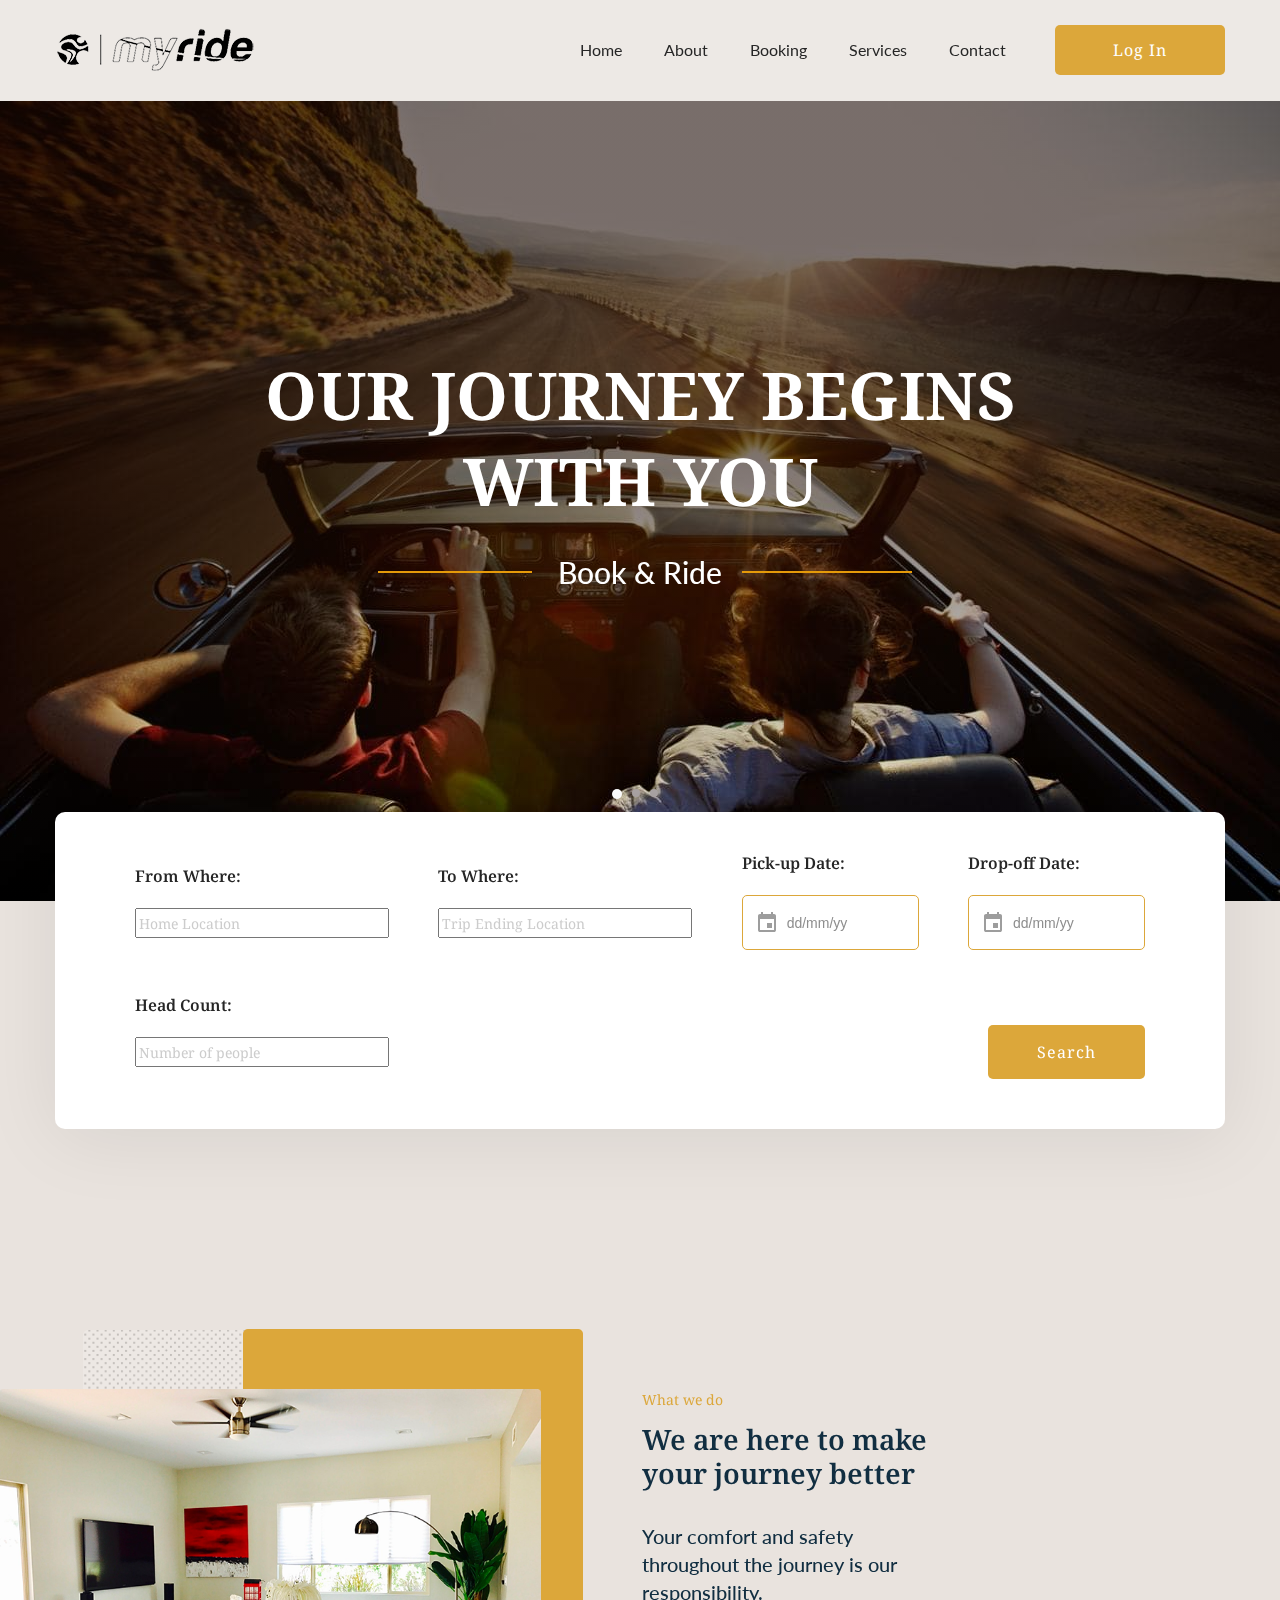
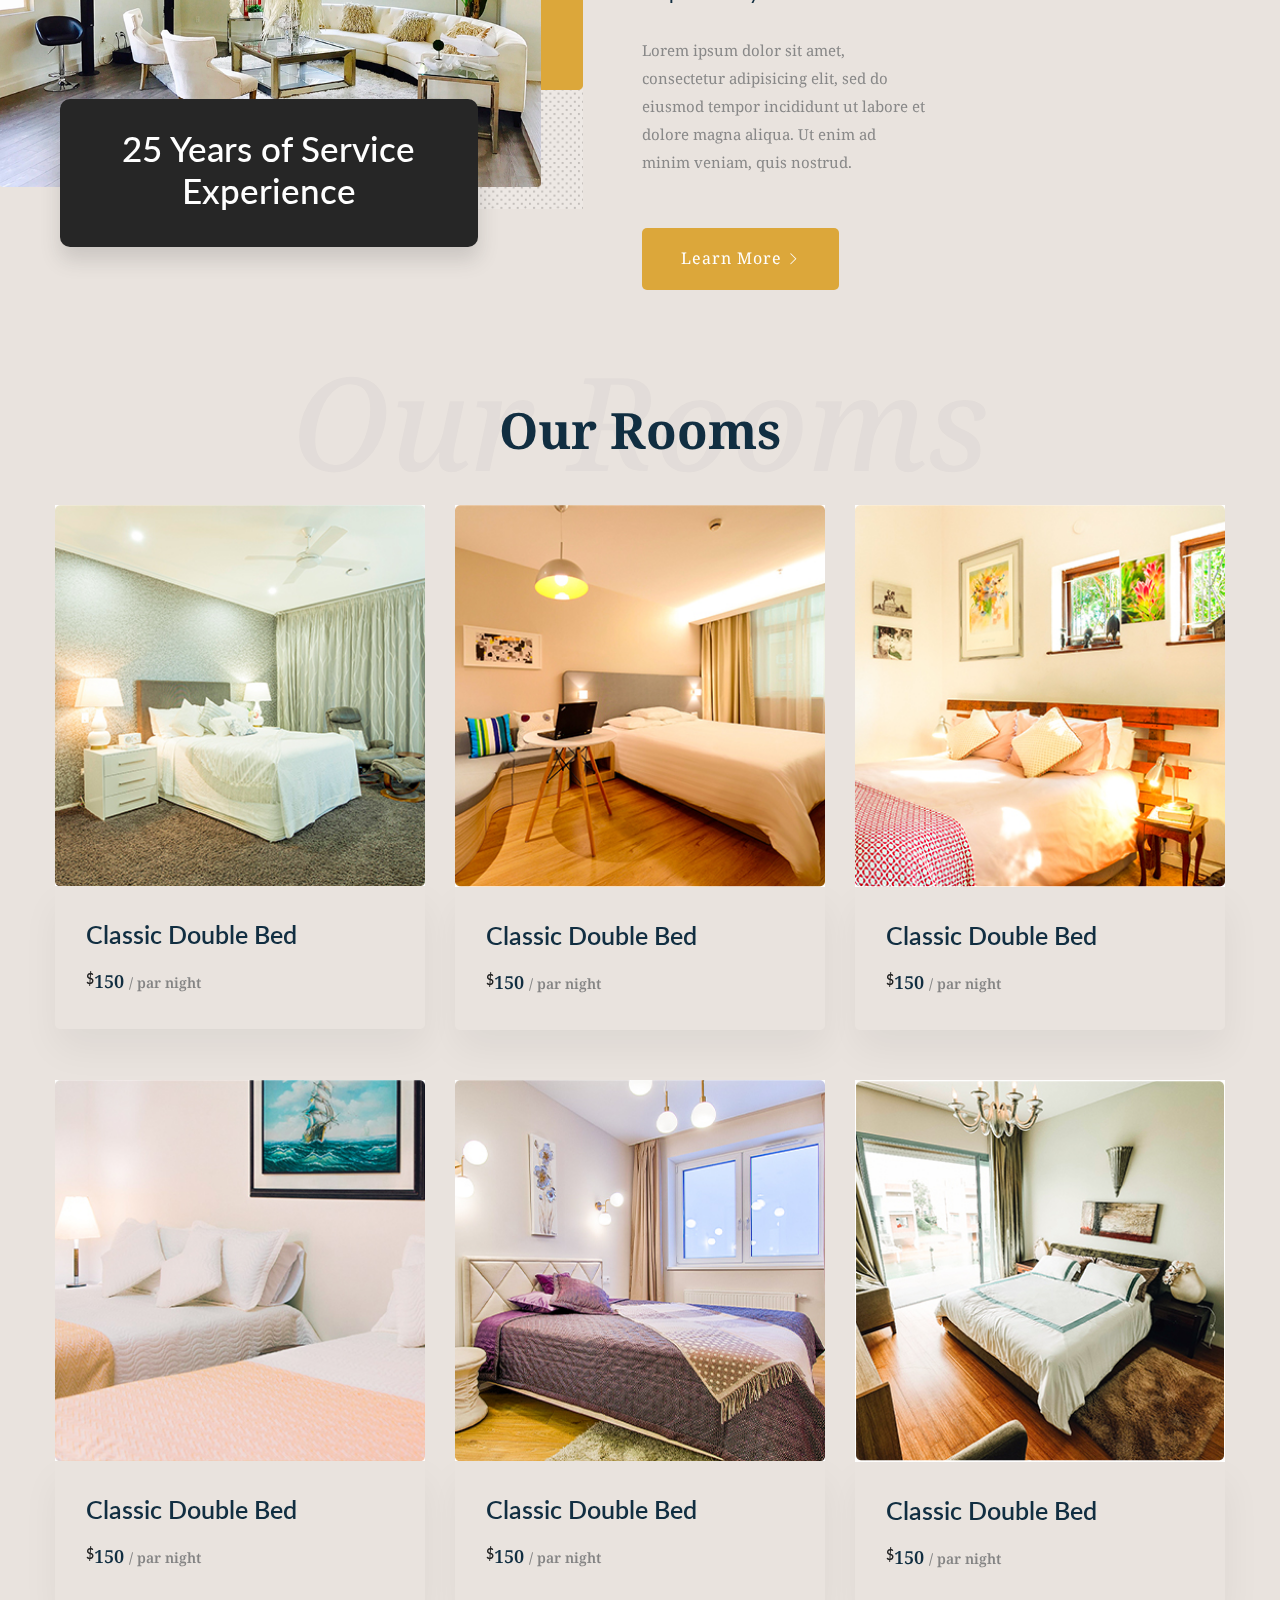
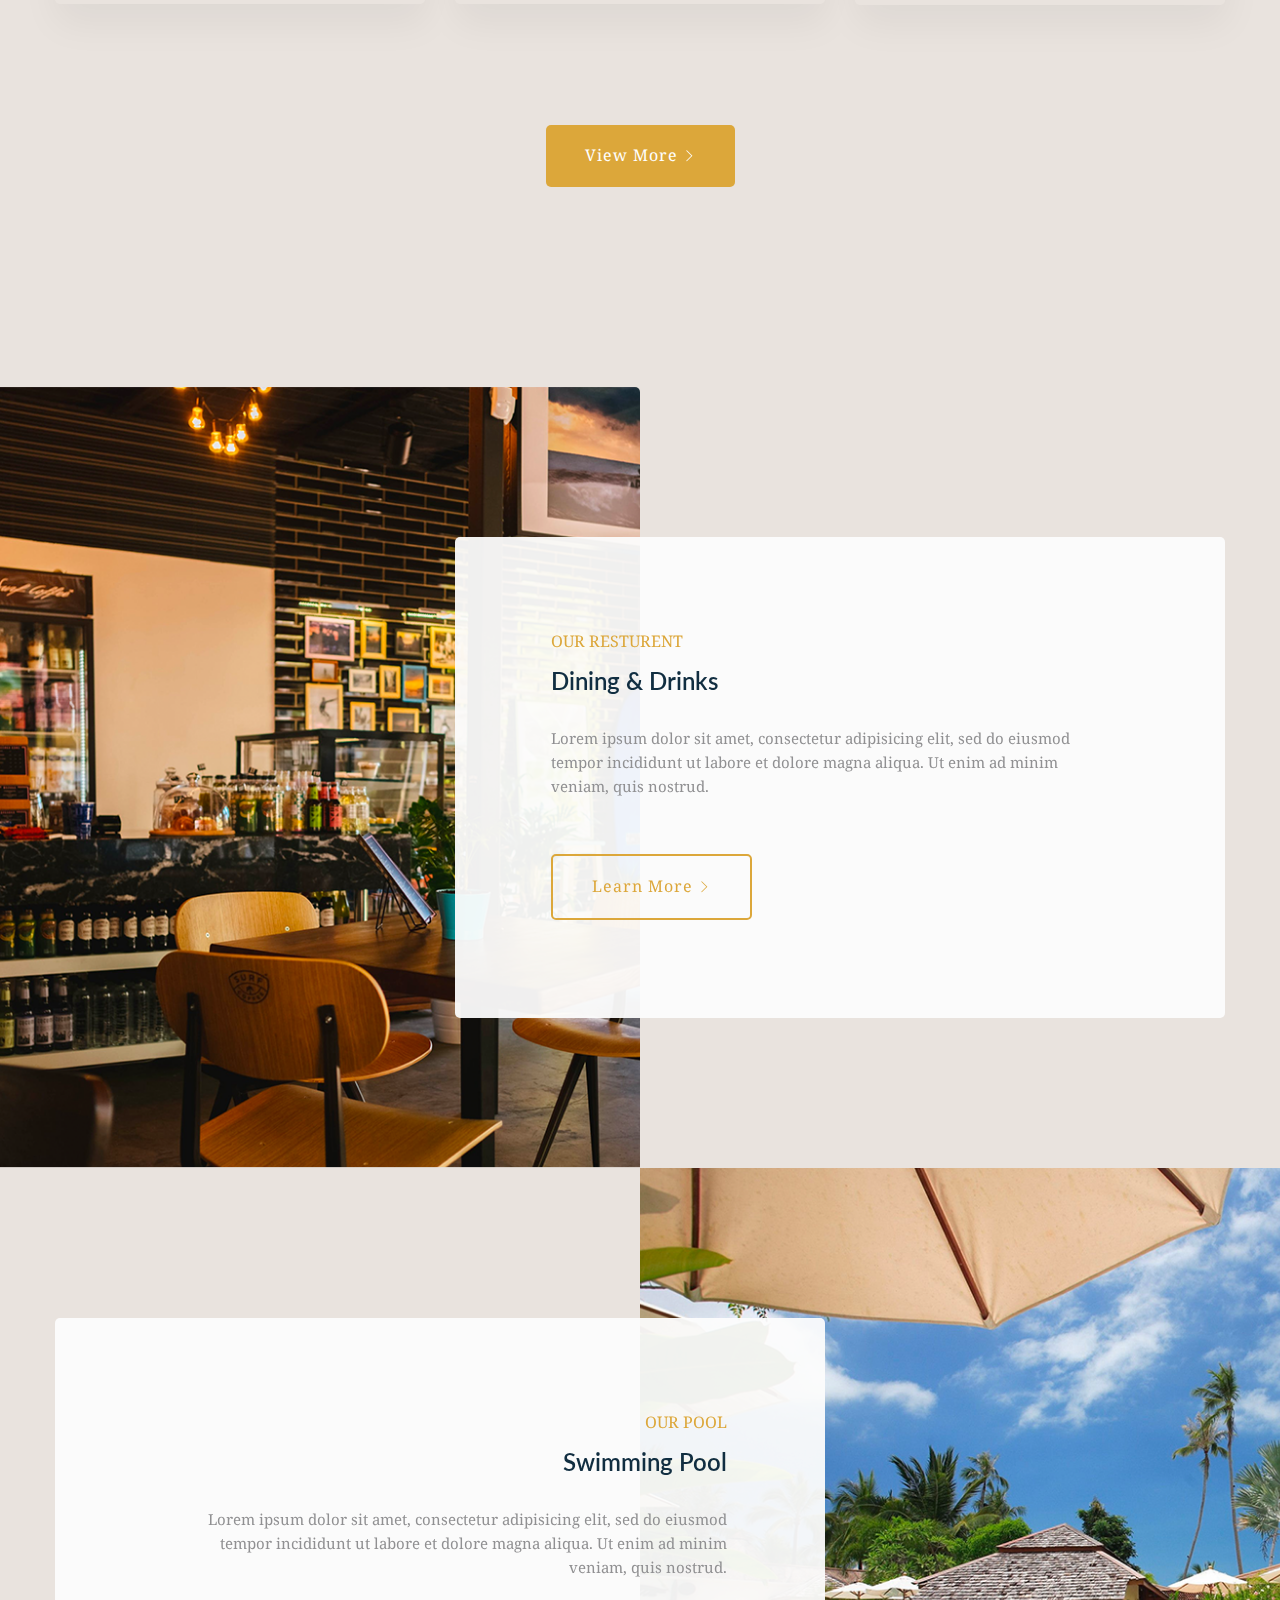
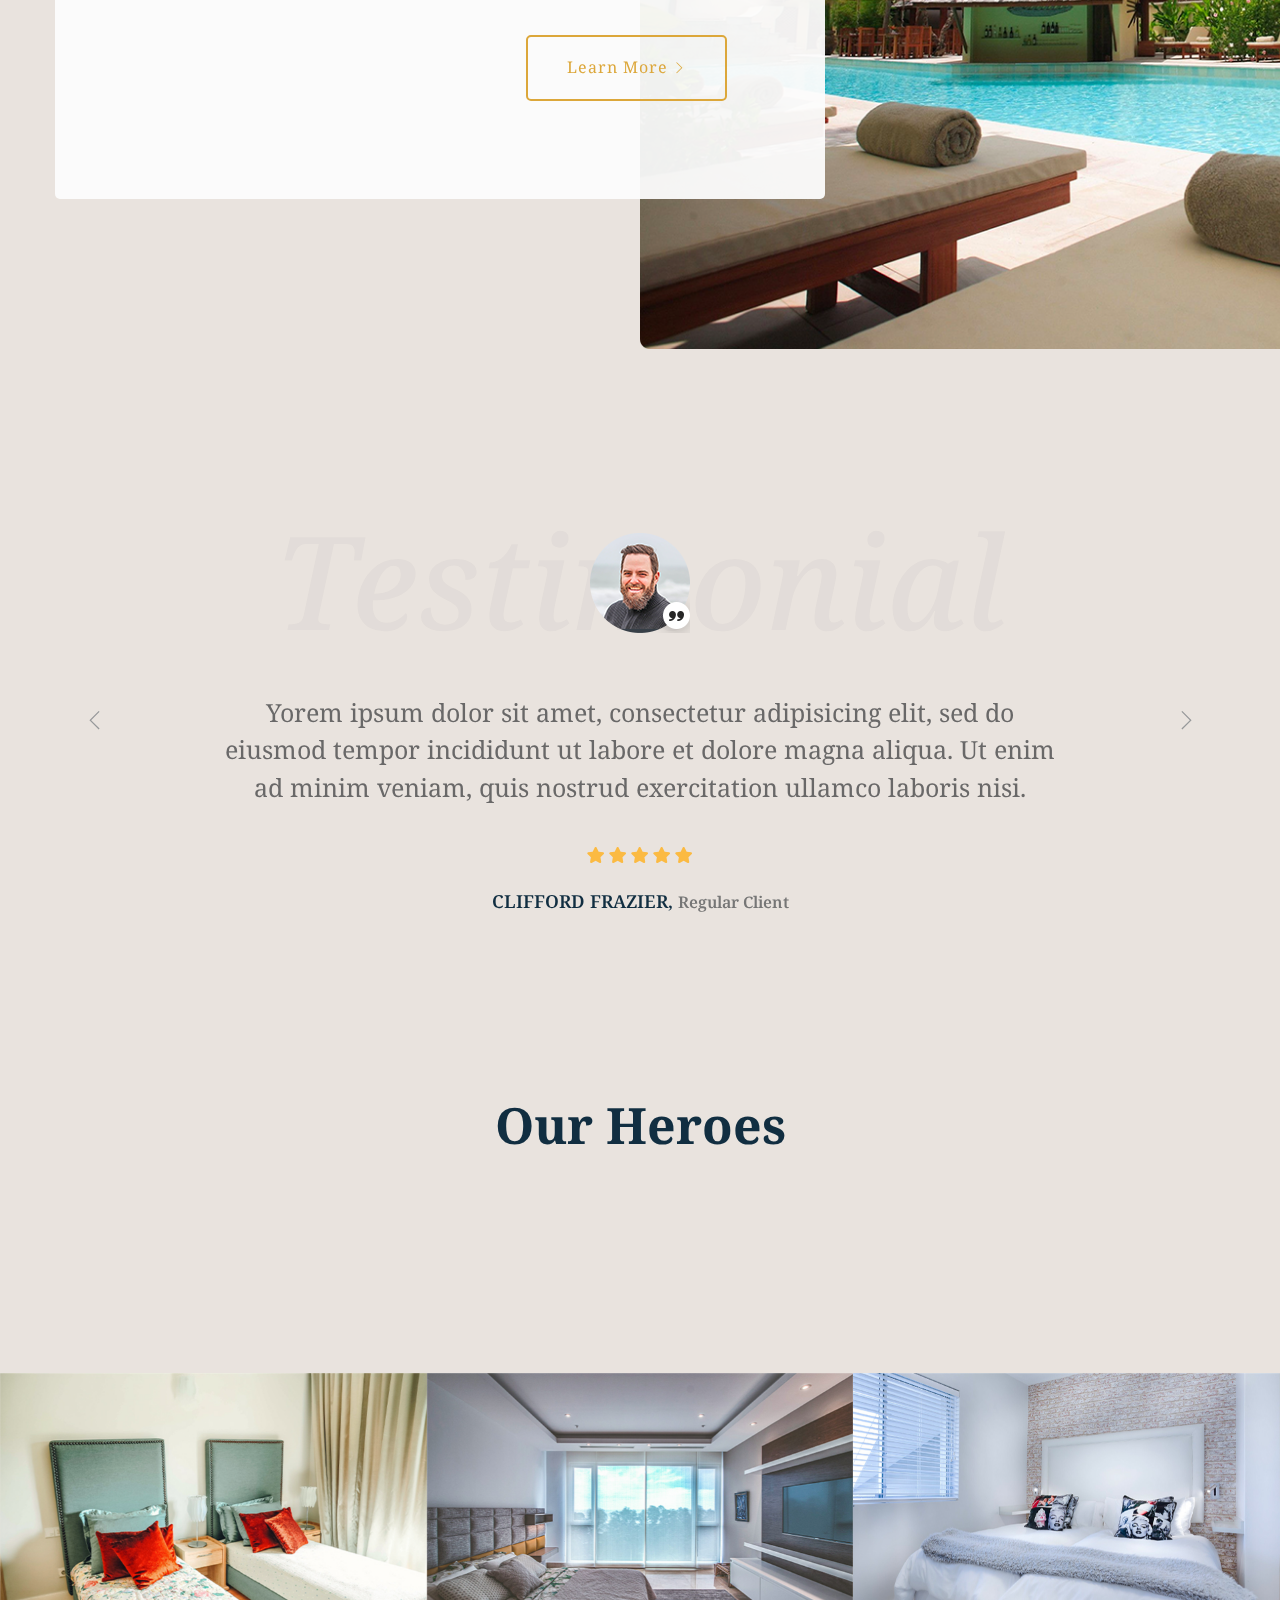
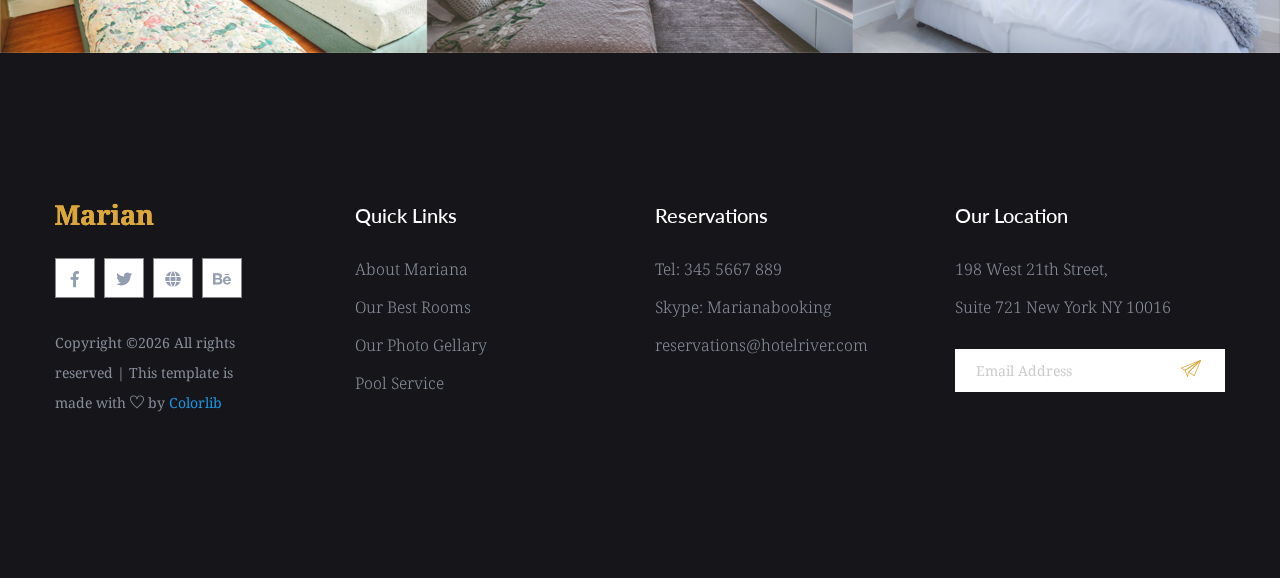
<file: index.html>
<!doctype html>
<html class="no-js" lang="zxx">
    <head>
        <meta charset="utf-8">
        <meta http-equiv="x-ua-compatible" content="ie=edge">
        <title>My Ride</title>
        <meta name="description" content="">
        <meta name="viewport" content="width=device-width, initial-scale=1">

        <link rel="manifest" href="site.webmanifest">
		<link rel="shortcut icon" type="image/x-icon" href="assets/img/favicon.ico">

        <!-- Bootstrap Link here-->
        <link rel="stylesheet" href="https://cdn.jsdelivr.net/npm/bootstrap@4.5.3/dist/css/bootstrap.min.css" integrity="sha384-TX8t27EcRE3e/ihU7zmQxVncDAy5uIKz4rEkgIXeMed4M0jlfIDPvg6uqKI2xXr2" crossorigin="anonymous">
		<!-- CSS here -->
            <link rel="stylesheet" href="assets/css/bootstrap.min.css">
            <link rel="stylesheet" href="assets/css/owl.carousel.min.css">
            <link rel="stylesheet" href="assets/css/gijgo.css">
            <link rel="stylesheet" href="assets/css/slicknav.css">
            <link rel="stylesheet" href="assets/css/animate.min.css">
            <link rel="stylesheet" href="assets/css/magnific-popup.css">
            <link rel="stylesheet" href="assets/css/fontawesome-all.min.css">
            <link rel="stylesheet" href="assets/css/themify-icons.css">
            <link rel="stylesheet" href="assets/css/slick.css">
            <link rel="stylesheet" href="assets/css/nice-select.css">
            <link rel="stylesheet" href="assets/css/style.css">
            <link rel="stylesheet" href="assets/css/responsive.css">
   </head>

   <body style="background-color: #a7907b40">
       
    <!-- Preloader Start -->
    <div id="preloader-active">
        <div class="preloader d-flex align-items-center justify-content-center">
            <div class="preloader-inner position-relative">
                <div class="preloader-circle"></div>
                <div class="preloader-img pere-text">
                    <strong>Ride Arriving</strong>
                </div>
            </div>
        </div>
    </div>
    <!-- Preloader Start -->

    <header>
        <!-- Header Start -->
       <div class="header-area header-sticky">
            <div class="main-header ">
                <div class="container">
                    <div class="row align-items-center">
                        <!-- logo -->
                        <div class="col-xl-2 col-lg-2">
                            <div class="logo">
                               <a href="index.html"><img src="assets/img/logo/myRIde_logo.png" alt=""></a>
                            </div>
                        </div>
                    <div class="col-xl-8 col-lg-8">
                            <!-- main-menu -->
                            <div class="main-menu f-right d-none d-lg-block">
                                <nav>
                                    <ul id="navigation">                                                                                                                                     
                                        <li><a href="index.html">Home</a></li>
                                        <li><a href="about.html">About</a></li>
                                        <li><a href="booking.php">Booking</a></li>
<!--                                        <li><a href="blog.html">Blog</a>-->
<!--                                            <ul class="submenu">-->
<!--                                                <li><a href="blog.html">Blog</a></li>-->
<!--                                                <li><a href="user_register.php">Blog Details</a></li>-->
<!--                                            </ul>-->
<!--                                        </li>-->
                                        <li><a href="cars.php">Services</a>
                                            <ul class="submenu">
                                                <li><a href="cars.php">Cars</a>
                                                <li><a href="drivers.php">Drivers</a></li>
                                            </ul>
                                        </li>
                                        <li><a href="contact.html">Contact</a></li>
                                    </ul>
                                </nav>
                            </div>
                        </div>             
                        <div class="col-xl-2 col-lg-2">
                            <!-- header-btn -->
                            <div class="header-btn">
                                <a href="user/user_login.php" class="btn btn1 d-none d-lg-block ">Log In</a>
                            </div>
                        </div>
                        <!-- Mobile Menu -->
                        <div class="col-12">
                            <div class="mobile_menu d-block d-lg-none"></div>
                        </div>
                    </div>
                </div>
            </div>
       </div>
        <!-- Header End -->
    </header>
    <main>

        <!-- slider Area Start-->
        <div class="slider-area ">
            <!-- Mobile Menu -->
            <div class="slider-active dot-style">
                <div class="single-slider hero-overly slider-height d-flex align-items-center" data-background="assets/img/background/pic1.jpg" >
                    <div class="container">
                        <div class="row justify-content-center text-center">
                            <div class="col-xl-9">
                                <div class="h1-slider-caption">
                                    <h1 data-animation="fadeInUp" data-delay=".4s">our journey begins with you</h1>
                                    <h3 data-animation="fadeInDown" data-delay=".4s">Book & Ride</h3>
                                </div>
                            </div>
                        </div>
                    </div>
                </div>
                <div class="single-slider  hero-overly slider-height d-flex align-items-center" data-background="assets/img/background/pic2.jpg" >
                    <div class="container">
                        <div class="row justify-content-center text-center">
                            <div class="col-xl-9">
                                <div class="h1-slider-caption">
                                    <h1 data-animation="fadeInUp" data-delay=".4s">Commercial to Private</h1>
                                    <h3 data-animation="fadeInDown" data-delay=".4s">We carry your load</h3>
                                </div>
                            </div>
                        </div>
                    </div>
                </div>
                <div class="single-slider  hero-overly slider-height d-flex align-items-center" data-background="assets/img/background/pic3.jpg" >
                    <div class="container">
                        <div class="row justify-content-center text-center">
                            <div class="col-xl-9">
                                <div class="h1-slider-caption">
                                    <h1 data-animation="fadeInUp" data-delay=".4s">Day and night every turn</h1>
                                    <h3 data-animation="fadeInDown" data-delay=".4s">We'll drive through</h3>
                                </div>
                            </div>
                        </div>
                    </div>
                </div>
            </div>
        </div>
        <!-- slider Area End-->

        <!-- Booking Room Start-->
        <div class="booking-area">
            <div class="container">
               <div class="row ">
               <div class="col-12">
                <form action="">
                <div class="booking-wrap d-flex justify-content-between align-items-center">
                 
                    <!-- select in date -->
                    <div class="single-select-box mb-30">
                        <!-- select out date -->
                        <div class="boking-tittle">
                            <span> From Where:</span>
                        </div>
                        <div class="boking-datepicker">
                            <input id="source"  placeholder="Home Location" />
                        </div>
                   </div>
                    <!-- Single Select Box -->
                    <div class="single-select-box mb-30">
                        <!-- select out date -->
                        <div class="boking-tittle">
                            <span>To Where:</span>
                        </div>
                        <div class="boking-datepicker">
                            <input id="destination"  placeholder="Trip Ending Location" />
                        </div>
                   </div>
                    <!-- Single Select Box -->
                    <div class="single-select-box mb-30">
                        <div class="boking-tittle">
                            <span>Pick-up Date:</span>
                        </div>
                        <div class="select-this">
                            <input id="datepicker1"  placeholder="dd/mm/yy" />
                        </div>
                   </div>
                    <!-- Single Select Box -->
                    <div class="single-select-box mb-30">
                        <div class="boking-tittle">
                            <span>Drop-off Date:</span>
                        </div>
                        <div class="select-this">
                            <input id="datepicker2"  placeholder="dd/mm/yy" />
                        </div>
                    </div>
<!--                    &lt;!&ndash; Single Select Box &ndash;&gt;-->
<!--                    <div class="single-select-box mb-30">-->
<!--                        <div class="boking-tittle">-->
<!--                            <span>Pick-up Time:</span>-->
<!--                        </div>-->
<!--                        <div class="select-this">-->
<!--                            <input id="timepicker" type="time" />-->
<!--                        </div>-->
<!--                   </div>-->
                    <!-- Single Select Box -->
                    <div class="single-select-box mb-30">
                        <div class="boking-tittle">
                            <span>Head Count:</span>
                        </div>
                        <div class="select-this">
                            <input id="count" name="headCount" placeholder="Number of people" />
                        </div>
                   </div>
                    <!-- Single Select Box -->
                    <div class="single-select-box pt-45 mb-30">
                        <input type="submit" name="search" value="Search" class="btn select-btn">
<!--                        <a href="#" class="btn select-btn">Book Now</a>-->
                   </div>
               

                </div>
            </form>
               </div>
               </div>
            </div>
        </div>
        <!-- Booking Room End-->

        <!-- Make customer Start-->
        <section class="make-customer-area customar-padding fix">
            <div class="container-fluid p-0">
                <div class="row">
                   <div class="col-xl-5 col-lg-6">
                        <div class="customer-img mb-120">
                            <img src="assets/img/customer/customar1.png" class="customar-img1" alt="">
                            <img src="assets/img/customer/customar2.png" class="customar-img2" alt="">
                            <div class="service-experience heartbeat">
                                <h3>25 Years of Service<br>Experience</h3>
                            </div>
                        </div>
                   </div>
                    <div class=" col-xl-4 col-lg-4">
                        <div class="customer-caption">
                            <span>What we do</span>
                            <h2>We are here to make your journey better</h2>
                            <div class="caption-details">
                                <p class="pera-dtails">Your comfort and safety throughout the journey is our responsibility.</p>
                                <p>Lorem ipsum dolor sit amet, consectetur adipisicing elit, sed do eiusmod tempor incididunt ut labore et dolore magna aliqua. Ut enim ad minim veniam, quis nostrud. </p>
                                <a href="#" class="btn more-btn1">Learn More <i class="ti-angle-right"></i> </a>
                            </div>
                        </div>
                    </div>
                </div>
            </div>
        </section>
        <!-- Make customer End-->

        <!-- Room Start -->
        <section class="room-area">
            <div class="container">
                <div class="row justify-content-center">
                    <div class="col-xl-8">
                        <!--font-back-tittle  -->
                        <div class="font-back-tittle mb-45">
                            <div class="archivment-front">
                                <h3>Our Rooms</h3>
                            </div>
                            <h3 class="archivment-back">Our Rooms</h3>
                        </div>
                    </div>
                </div>
                <div class="row">
                    <div class="col-xl-4 col-lg-6 col-md-6">
                        <!-- Single Room -->
                        <div class="single-room mb-50">
                            <div class="room-img">
                               <a href="cars.php"><img src="assets/img/rooms/room1.jpg" alt=""></a>
                            </div>
                            <div class="room-caption">
                                <h3><a href="cars.php">Classic Double Bed</a></h3>
                                <div class="per-night">
                                    <span><u>$</u>150 <span>/ par night</span></span>
                                </div>
                            </div>
                        </div>
                    </div>
                    <div class="col-xl-4 col-lg-6 col-md-6">
                        <!-- Single Room -->
                        <div class="single-room mb-50">
                            <div class="room-img">
                               <a href="cars.php"><img src="assets/img/rooms/room2.jpg" alt=""></a>
                            </div>
                            <div class="room-caption">
                                <h3><a href="cars.php">Classic Double Bed</a></h3>
                                <div class="per-night">
                                    <span><u>$</u>150 <span>/ par night</span></span>
                                </div>
                            </div>
                        </div>
                    </div>
                    <div class="col-xl-4 col-lg-6 col-md-6">
                        <!-- Single Room -->
                        <div class="single-room mb-50">
                            <div class="room-img">
                               <a href="cars.php"> <img src="assets/img/rooms/room3.jpg" alt=""></a>
                            </div>
                            <div class="room-caption">
                                <h3><a href="cars.php">Classic Double Bed</a></h3>
                                <div class="per-night">
                                    <span><u>$</u>150 <span>/ par night</span></span>
                                </div>
                            </div>
                        </div>
                    </div>
                    <div class="col-xl-4 col-lg-6 col-md-6">
                        <!-- Single Room -->
                        <div class="single-room mb-50">
                            <div class="room-img">
                                <a href="cars.php"><img src="assets/img/rooms/room4.jpg" alt=""></a>
                            </div>
                            <div class="room-caption">
                                <h3><a href="cars.php">Classic Double Bed</a></h3>
                                <div class="per-night">
                                    <span><u>$</u>150 <span>/ par night</span></span>
                                </div>
                            </div>
                        </div>
                    </div>
                    <div class="col-xl-4 col-lg-6 col-md-6">
                        <!-- Single Room -->
                        <div class="single-room mb-50">
                            <div class="room-img">
                                <a href="cars.php"><img src="assets/img/rooms/room5.jpg" alt=""></a>
                            </div>
                            <div class="room-caption">
                                <h3><a href="cars.php">Classic Double Bed</a></h3>
                                <div class="per-night">
                                    <span><u>$</u>150 <span>/ par night</span></span>
                                </div>
                            </div>
                        </div>
                    </div>
                    <div class="col-xl-4 col-lg-6 col-md-6">
                        <!-- Single Room -->
                        <div class="single-room mb-50">
                            <div class="room-img">
                               <a href="cars.php"> <img src="assets/img/rooms/room6.jpg" alt=""></a>
                            </div>
                            <div class="room-caption">
                                <h3><a href="cars.php">Classic Double Bed</a></h3>
                                <div class="per-night">
                                    <span><u>$</u>150 <span>/ par night</span></span>
                                </div>
                            </div>
                        </div>
                    </div>
                </div>
                <div class="row justify-content-center">
                    <div class="room-btn pt-70">
                        <a href="#" class="btn view-btn1">View more  <i class="ti-angle-right"></i> </a>
                    </div>
                </div>
            </div>

        </section>
        <!-- Room End -->

        <!-- Dining Start -->
        <div class="dining-area dining-padding-top">
            <!-- Single Left img -->
            <div class="single-dining-area left-img">
                <div class="container">
                    <div class="row justify-content-end">
                        <div class="col-lg-8 col-md-8">
                            <div class="dining-caption">
                                <span>Our resturent</span>
                                <h3>Dining & Drinks</h3>
                                <p>Lorem ipsum dolor sit amet, consectetur adipisicing elit, sed do eiusmod<br> tempor incididunt ut labore et dolore magna aliqua. Ut enim ad minim <br>veniam, quis nostrud.</p>
                                <a href="#" class="btn border-btn">Learn More <i class="ti-angle-right"></i> </a>
                            </div>
                        </div>
                    </div>
                </div>
            </div> 
            <!-- single Right img -->
            <div class="single-dining-area right-img">
                <div class="container">
                    <div class="row justify-content-start">
                        <div class="col-lg-8 col-md-8">
                            <div class="dining-caption text-right">
                                <span>Our Pool</span>
                                <h3>Swimming Pool</h3>
                                <p>Lorem ipsum dolor sit amet, consectetur adipisicing elit, sed do eiusmod<br> tempor incididunt ut labore et dolore magna aliqua. Ut enim ad minim <br>veniam, quis nostrud.</p>
                                <a href="#" class="btn border-btn">Learn More  <i class="ti-angle-right"></i></a>
                            </div>
                        </div>
                    </div>
                </div>
            </div> 
        </div>
        <!-- Dining End -->

        <!-- Testimonial Start -->
        <div class="testimonial-area testimonial-padding">
            <div class="container">
               <div class="row justify-content-center">
                    <div class="col-xl-9 col-lg-9 col-md-9">
                        <div class="h1-testimonial-active">
                            <!-- Single Testimonial -->
                            <div class="single-testimonial pt-65">
                                <!-- Testimonial tittle -->
                                <div class="font-back-tittle mb-105">
                                    <div class="archivment-front">
                                        <img src="assets/img/logo/testimonial.png" alt="">
                                    </div>
                                    <h3 class="archivment-back">Testimonial</h3>
                                </div>
                                 <!-- Testimonial Content -->
                                <div class="testimonial-caption text-center">
                                    <p>Yorem ipsum dolor sit amet, consectetur adipisicing elit, sed do eiusmod tempor incididunt ut labore et dolore magna aliqua. Ut enim ad minim veniam, quis nostrud exercitation ullamco laboris nisi.
                                    </p>
                                    <!-- Rattion -->
                                    <div class="testimonial-ratting">
                                        <i class="fas fa-star"></i>
                                        <i class="fas fa-star"></i>
                                        <i class="fas fa-star"></i>
                                        <i class="fas fa-star"></i>
                                        <i class="fas fa-star"></i>
                                    </div>
                                    <div class="rattiong-caption">
                                        <span>Clifford Frazier, <span>Regular Client</span> </span>
                                    </div>
                                </div>
                            </div>
                            <!-- Single Testimonial -->
                            <div class="single-testimonial  pt-65">
                                <!-- Testimonial tittle -->
                                <div class="font-back-tittle mb-105">
                                    <div class="archivment-front">
                                        <img src="assets/img/logo/testimonial.png" alt="">
                                    </div>
                                    <h3 class="archivment-back">Testimonial</h3>
                                </div>
                                <!-- Testimonial Content -->
                                <div class="testimonial-caption text-center">
                                    <p>Yorem ipsum dolor sit amet, consectetur adipisicing elit, sed do eiusmod tempor incididunt ut labore et dolore magna aliqua. Ut enim ad minim veniam, quis nostrud exercitation ullamco laboris nisi.
                                    </p>
                                    <div class="testimonial-ratting">
                                        <a href="#"><i class="fas fa-star"></i></a>
                                        <a href="#"><i class="fas fa-star"></i></a>
                                        <a href="#"><i class="fas fa-star"></i></a>
                                        <a href="#"><i class="fas fa-star"></i></a>
                                        <a href="#"><i class="fas fa-star"></i></a>
                                    </div>
                                    <div class="rattiong-caption">
                                        <span>Clifford Frazier, <span>Regular Client</span> </span>
                                    </div>
                                </div>
                            </div>
                        </div>
                    </div>
               </div>
            </div>
        </div>
        <!-- Testimonial End -->

        <!-- Blog Start -->
       <div class="blog-area blog-padding">
            <div class="container">
                <div class="row justify-content-center">
                    <div class="col-xl-8">
                        <!-- Seciton Tittle  -->
                        <div class="font-back-tittle mb-50">
                            <div class="archivment-front">
                                <h3>Our Heroes</h3>
                            </div>
<!--                            <h3 class="archivment-back">Recent News</h3>-->
                        </div>
                    </div>
                </div>
<!--                <div class="row">-->
<!--                    <div class="col-xl-4 col-lg-4 col-md-6">-->
<!--                        &lt;!&ndash; Single Blog &ndash;&gt;-->
<!--                        <div class="single-blog mb-30">-->
<!--                            <div class="blog-img">-->
<!--                                <a href="user_register.php"><img src="assets/img/our_blog/blog-img1.jpg" alt=""></a>-->
<!--                            </div>-->
<!--                            <div class="blog-caption">-->
<!--                                <div class="blog-cap-top d-flex justify-content-between mb-40">-->
<!--                                    <span>news</span>-->
<!--                                    <ul><li>by<a href="#"> Jhon Guru</a></li></ul>-->
<!--                                </div>-->
<!--                                <div class="blog-cap-mid">-->
<!--                                    <p><a href="user_register.php">5 Simple Tricks for Getting Stellar Hotel Service Wherever You Are</a></p>-->
<!--                                </div>-->
<!--                                &lt;!&ndash; Comments &ndash;&gt;-->
<!--                                <div class="blog-cap-bottom d-flex justify-content-between">-->
<!--                                    <span>Feb 28, 2020</span>-->
<!--                                    <span><img src="assets/img/our_blog/blog-comments-icon.jpg" alt="">3</span>-->
<!--                                </div>-->
<!--                            </div>-->
<!--                        </div>-->
<!--                    </div>-->
<!--                    <div class="col-xl-4 col-lg-4 col-md-6">-->
<!--                        &lt;!&ndash; Single Blog &ndash;&gt;-->
<!--                        <div class="single-blog mb-30">-->
<!--                            <div class="blog-img">-->
<!--                               <a href="user_register.php"> <img src="assets/img/our_blog/blog-img2.jpg" alt=""></a>-->
<!--                            </div>-->
<!--                            <div class="blog-caption">-->
<!--                                <div class="blog-cap-top d-flex justify-content-between mb-40">-->
<!--                                    <span>news</span>-->
<!--                                    <ul><li>by<a href="#"> Jhon Guru</a></li></ul>-->
<!--                                </div>-->
<!--                                <div class="blog-cap-mid">-->
<!--                                    <p><a href="user_register.php">5 Simple Tricks for Getting Stellar Hotel Service Wherever You Are</a></p>-->
<!--                                </div>-->
<!--                                &lt;!&ndash; Comments &ndash;&gt;-->
<!--                                <div class="blog-cap-bottom d-flex justify-content-between">-->
<!--                                    <span>Feb 28, 2020</span>-->
<!--                                    <span><img src="assets/img/our_blog/blog-comments-icon.jpg" alt="">3</span>-->
<!--                                </div>-->
<!--                            </div>-->
<!--                        </div>-->
<!--                    </div>-->
<!--                    <div class="col-xl-4 col-lg-4 col-md-6">-->
<!--                        &lt;!&ndash; Single Blog &ndash;&gt;-->
<!--                        <div class="single-blog mb-30">-->
<!--                            <div class="blog-img">-->
<!--                                <a href="user_register.php"><img src="assets/img/our_blog/blog-img3.jpg" alt=""></a>-->
<!--                            </div>-->
<!--                            <div class="blog-caption">-->
<!--                                <div class="blog-cap-top d-flex justify-content-between mb-40">-->
<!--                                    <span>news</span>-->
<!--                                    <ul><li>by<a href="#"> Jhon Guru</a></li></ul>-->
<!--                                </div>-->
<!--                                <div class="blog-cap-mid">-->
<!--                                    <p><a href="user_register.php">5 Simple Tricks for Getting Stellar Hotel Service Wherever You Are</a></p>-->
<!--                                </div>-->
<!--                                &lt;!&ndash; Comments &ndash;&gt;-->
<!--                                <div class="blog-cap-bottom d-flex justify-content-between">-->
<!--                                    <span>Feb 28, 2020</span>-->
<!--                                    <span><img src="assets/img/our_blog/blog-comments-icon.jpg" alt="">3</span>-->
<!--                                </div>-->
<!--                            </div>-->
<!--                        </div>-->
<!--                    </div>-->
<!--                </div>-->
            </div>
       </div>
        <!-- Blog End -->

        <!-- Gallery img Start-->
        <div class="gallery-area fix">
            <div class="container-fluid p-0">
                <div class="row">
                    <div class="col-md-12">
                        <div class="gallery-active owl-carousel">
                            <div class="gallery-img">
                                <a href="#"><img src="assets/img/gallery/gallery1.jpg" alt=""></a>
                            </div>
                            <div class="gallery-img">
                                <a href="#"><img src="assets/img/gallery/gallery2.jpg" alt=""></a>
                            </div>
                            <div class="gallery-img">
                                <a href="#"><img src="assets/img/gallery/gallery3.jpg" alt=""></a>
                            </div>
                        </div>
                    </div>
                </div>
            </div>
        </div>
        <!-- Gallery img End-->
    </main>
   <footer>
       <!-- Footer Start-->
       <div class="footer-area black-bg footer-padding">
           <div class="container">
               <div class="row d-flex justify-content-between">
                   <div class="col-xl-3 col-lg-3 col-md-4 col-sm-6">
                      <div class="single-footer-caption mb-30">
                         <!-- logo -->
                         <div class="footer-logo">
                           <a href="index.html"><img src="assets/img/logo/logo2_footer.png" alt=""></a>
                         </div>
                         <div class="footer-social footer-social2">
                             <a href="#"><i class="fab fa-facebook-f"></i></a>
                             <a href="#"><i class="fab fa-twitter"></i></a>
                             <a href="#"><i class="fas fa-globe"></i></a>
                             <a href="#"><i class="fab fa-behance"></i></a>
                         </div>
                         <div class="footer-pera">
                              <p><!-- Link back to Colorlib can't be removed. Template is licensed under CC BY 3.0. -->
  Copyright &copy;<script>document.write(new Date().getFullYear());</script> All rights reserved | This template is made with <i class="ti-heart" aria-hidden="true"></i> by <a href="https://colorlib.com" target="_blank">Colorlib</a>
  <!-- Link back to Colorlib can't be removed. Template is licensed under CC BY 3.0. --></p>
                         </div>
                      </div>
                   </div>
                   <div class="col-xl-3 col-lg-3 col-md-3 col-sm-5">
                       <div class="single-footer-caption mb-30">
                           <div class="footer-tittle">
                               <h4>Quick Links</h4>
                               <ul>
                                   <li><a href="#">About Mariana</a></li>
                                   <li><a href="#">Our Best Rooms</a></li>
                                   <li><a href="#">Our Photo Gellary</a></li>
                                   <li><a href="#">Pool Service</a></li>
                               </ul>
                           </div>
                       </div>
                   </div>
                   <div class="col-xl-3 col-lg-3 col-md-3 col-sm-3">
                       <div class="single-footer-caption mb-30">
                           <div class="footer-tittle">
                               <h4>Reservations</h4>
                               <ul>
                                   <li><a href="#">Tel: 345 5667 889</a></li>
                                   <li><a href="#">Skype: Marianabooking</a></li>
                                   <li><a href="#">reservations@hotelriver.com</a></li>
                               </ul>
                           </div>
                       </div>
                   </div>
                   <div class="col-xl-3 col-lg-3 col-md-4  col-sm-5">
                       <div class="single-footer-caption mb-30">
                           <div class="footer-tittle">
                               <h4>Our Location</h4>
                               <ul>
                                   <li><a href="#">198 West 21th Street,</a></li>
                                   <li><a href="#">Suite 721 New York NY 10016</a></li>
                               </ul>
                               <!-- Form -->
                                <div class="footer-form" >
                                    <div id="mc_embed_signup">
                                        <form target="_blank" action="https://spondonit.us12.list-manage.com/subscribe/post?u=1462626880ade1ac87bd9c93a&amp;id=92a4423d01"
                                        method="get" class="subscribe_form relative mail_part">
                                            <input type="email" name="email" id="newsletter-form-email" placeholder="Email Address"
                                            class="placeholder hide-on-focus" onfocus="this.placeholder = ''"
                                            onblur="this.placeholder = ' Email Address '">
                                            <div class="form-icon">
                                              <button type="submit" name="submit" id="newsletter-submit"
                                              class="email_icon newsletter-submit button-contactForm"><img src="assets/img/logo/form-iocn.jpg" alt=""></button>
                                            </div>
                                            <div class="mt-10 info"></div>
                                        </form>
                                    </div>
                                </div>
                           </div>
                       </div>
                   </div>
               </div>
           </div>
       </div>
       <!-- Footer End-->
   </footer>
   
	<!-- JS here -->
	
		<!-- All JS Custom Plugins Link Here here -->
        <script src="./assets/js/vendor/modernizr-3.5.0.min.js"></script>
		
		<!-- Jquery, Popper, Bootstrap -->
		<script src="./assets/js/vendor/jquery-1.12.4.min.js"></script>
        <script src="./assets/js/popper.min.js"></script>
        <script src="./assets/js/bootstrap.min.js"></script>
	    <!-- Jquery Mobile Menu -->
        <script src="./assets/js/jquery.slicknav.min.js"></script>

		<!-- Jquery Slick , Owl-Carousel Plugins -->
        <script src="./assets/js/owl.carousel.min.js"></script>
        <script src="./assets/js/slick.min.js"></script>
        <!-- Date Picker -->
        <script src="./assets/js/gijgo.min.js"></script>
		<!-- One Page, Animated-HeadLin -->
        <script src="./assets/js/wow.min.js"></script>
		<script src="./assets/js/animated.headline.js"></script>
        <script src="./assets/js/jquery.magnific-popup.js"></script>

		<!-- Scrollup, nice-select, sticky -->
        <script src="./assets/js/jquery.scrollUp.min.js"></script>
        <script src="./assets/js/jquery.nice-select.min.js"></script>
		<script src="./assets/js/jquery.sticky.js"></script>
        
        <!-- contact js -->
        <script src="./assets/js/contact.js"></script>
        <script src="./assets/js/jquery.form.js"></script>
        <script src="./assets/js/jquery.validate.min.js"></script>
        <script src="./assets/js/mail-script.js"></script>
        <script src="./assets/js/jquery.ajaxchimp.min.js"></script>
        
		<!-- Jquery Plugins, main Jquery -->	
        <script src="./assets/js/plugins.js"></script>
        <script src="./assets/js/main.js"></script>
        
    </body>
</html>
</file>
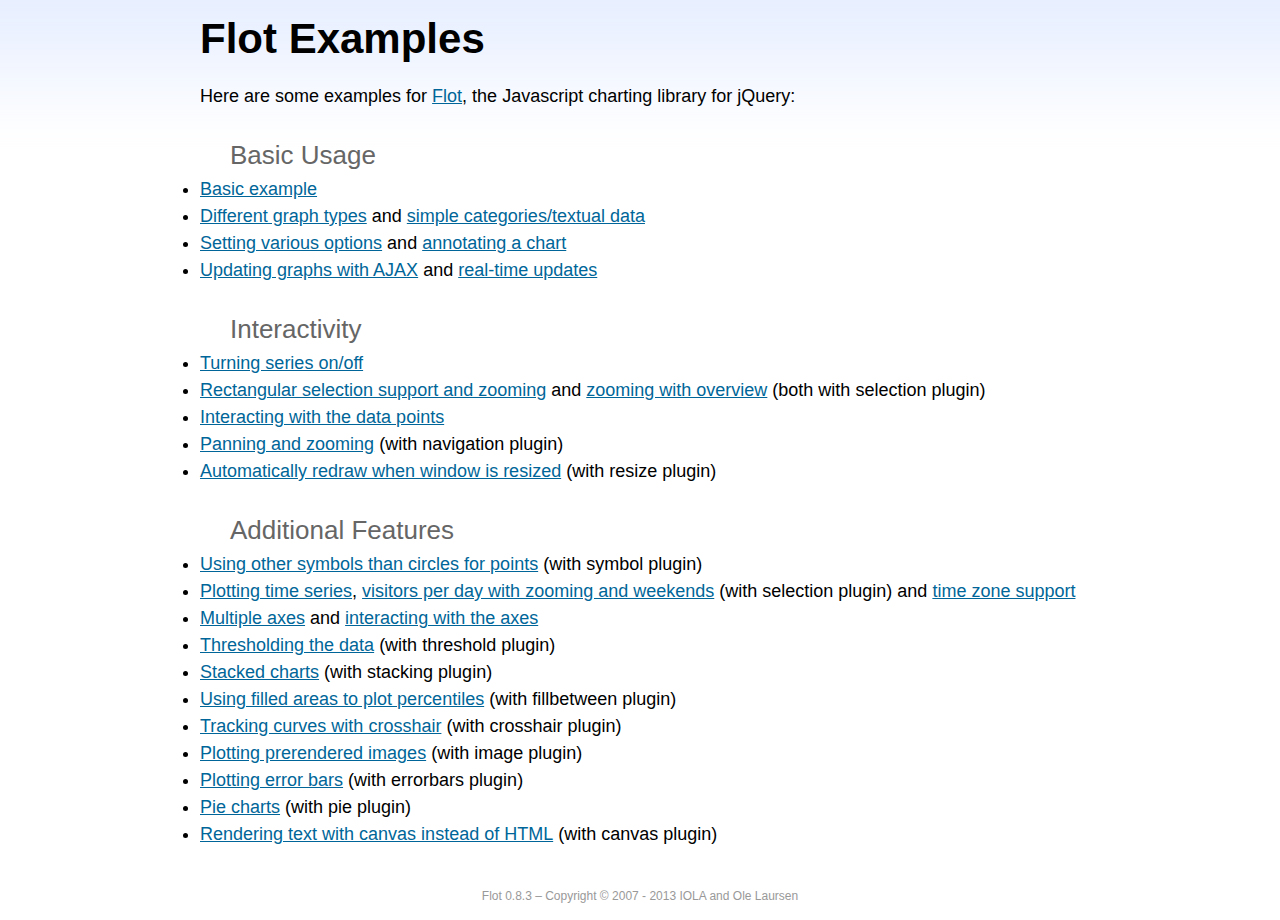
<file: admin/assets/libs/flot/examples/index.html>
<!DOCTYPE html PUBLIC "-//W3C//DTD HTML 4.01//EN" "http://www.w3.org/TR/html4/strict.dtd">
<html>
<head>
	<meta http-equiv="Content-Type" content="text/html; charset=utf-8">
	<title>Flot Examples</title>
	<link href="examples.css" rel="stylesheet" type="text/css">
	<style>

	h3 {
		margin-top: 30px;
		margin-bottom: 5px;
	}

	</style>
	<script language="javascript" type="text/javascript" src="../jquery.js"></script>
	<script language="javascript" type="text/javascript" src="../jquery.flot.js"></script>
	<script type="text/javascript">

	$(function() {

		// Add the Flot version string to the footer

		$("#footer").prepend("Flot " + $.plot.version + " &ndash; ");
	});

	</script>
</head>
<body>

	<div id="header">
		<h2>Flot Examples</h2>
	</div>

	<div id="content">

		<p>Here are some examples for <a href="http://www.flotcharts.org">Flot</a>, the Javascript charting library for jQuery:</p>

		<h3>Basic Usage</h3>

		<ul>
			<li><a href="basic-usage/index.html">Basic example</a></li>
			<li><a href="series-types/index.html">Different graph types</a> and <a href="categories/index.html">simple categories/textual data</a></li>
			<li><a href="basic-options/index.html">Setting various options</a> and <a href="annotating/index.html">annotating a chart</a></li>
			<li><a href="ajax/index.html">Updating graphs with AJAX</a> and <a href="realtime/index.html">real-time updates</a></li>
		</ul>

		<h3>Interactivity</h3>

		<ul>
			<li><a href="series-toggle/index.html">Turning series on/off</a></li>
			<li><a href="selection/index.html">Rectangular selection support and zooming</a> and <a href="zooming/index.html">zooming with overview</a> (both with selection plugin)</li>
			<li><a href="interacting/index.html">Interacting with the data points</a></li>
			<li><a href="navigate/index.html">Panning and zooming</a> (with navigation plugin)</li>
			<li><a href="resize/index.html">Automatically redraw when window is resized</a> (with resize plugin)</li>
		</ul>

		<h3>Additional Features</h3>

		<ul>
			<li><a href="symbols/index.html">Using other symbols than circles for points</a> (with symbol plugin)</li>
			<li><a href="axes-time/index.html">Plotting time series</a>, <a href="visitors/index.html">visitors per day with zooming and weekends</a> (with selection plugin) and <a href="axes-time-zones/index.html">time zone support</a></li>
			<li><a href="axes-multiple/index.html">Multiple axes</a> and <a href="axes-interacting/index.html">interacting with the axes</a></li>
			<li><a href="threshold/index.html">Thresholding the data</a> (with threshold plugin)</li>
			<li><a href="stacking/index.html">Stacked charts</a> (with stacking plugin)</li>
			<li><a href="percentiles/index.html">Using filled areas to plot percentiles</a> (with fillbetween plugin)</li>
			<li><a href="tracking/index.html">Tracking curves with crosshair</a> (with crosshair plugin)</li>
			<li><a href="image/index.html">Plotting prerendered images</a> (with image plugin)</li>
			<li><a href="series-errorbars/index.html">Plotting error bars</a> (with errorbars plugin)</li>
			<li><a href="series-pie/index.html">Pie charts</a> (with pie plugin)</li>
			<li><a href="canvas/index.html">Rendering text with canvas instead of HTML</a> (with canvas plugin)</li>
		</ul>

	</div>

	<div id="footer">
		Copyright &copy; 2007 - 2013 IOLA and Ole Laursen
	</div>

</body>
</html>
</file>
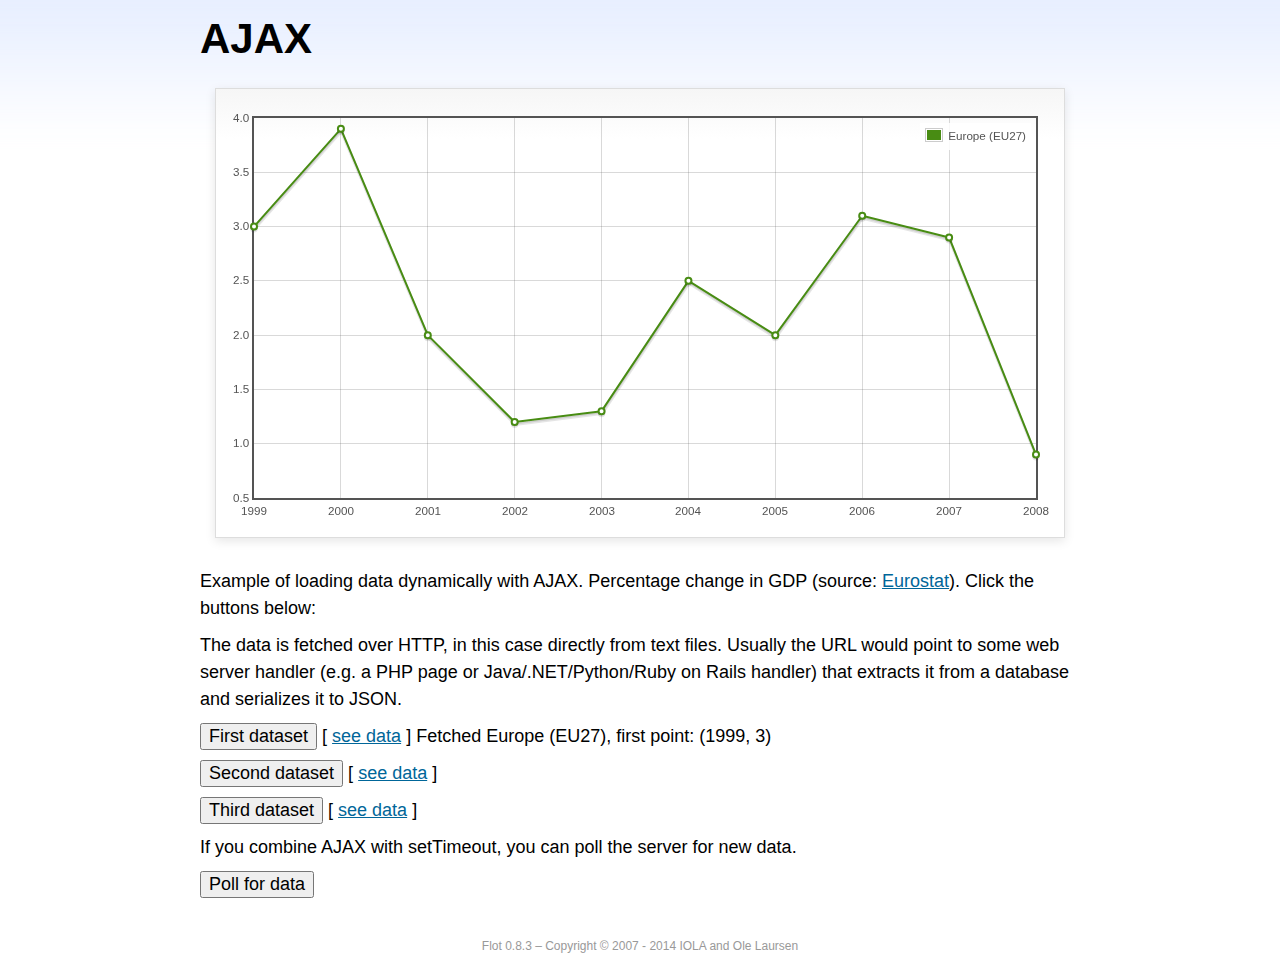
<file: admin/assets/libs/flot/examples/ajax/index.html>
<!DOCTYPE html PUBLIC "-//W3C//DTD HTML 4.01//EN" "http://www.w3.org/TR/html4/strict.dtd">
<html>
<head>
	<meta http-equiv="Content-Type" content="text/html; charset=utf-8">
	<title>Flot Examples: AJAX</title>
	<link href="../examples.css" rel="stylesheet" type="text/css">
	<!--[if lte IE 8]><script language="javascript" type="text/javascript" src="../../excanvas.min.js"></script><![endif]-->
	<script language="javascript" type="text/javascript" src="../../jquery.js"></script>
	<script language="javascript" type="text/javascript" src="../../jquery.flot.js"></script>
	<script type="text/javascript">

	$(function() {

		var options = {
			lines: {
				show: true
			},
			points: {
				show: true
			},
			xaxis: {
				tickDecimals: 0,
				tickSize: 1
			}
		};

		var data = [];

		$.plot("#placeholder", data, options);

		// Fetch one series, adding to what we already have

		var alreadyFetched = {};

		$("button.fetchSeries").click(function () {

			var button = $(this);

			// Find the URL in the link right next to us, then fetch the data

			var dataurl = button.siblings("a").attr("href");

			function onDataReceived(series) {

				// Extract the first coordinate pair; jQuery has parsed it, so
				// the data is now just an ordinary JavaScript object

				var firstcoordinate = "(" + series.data[0][0] + ", " + series.data[0][1] + ")";
				button.siblings("span").text("Fetched " + series.label + ", first point: " + firstcoordinate);

				// Push the new data onto our existing data array

				if (!alreadyFetched[series.label]) {
					alreadyFetched[series.label] = true;
					data.push(series);
				}

				$.plot("#placeholder", data, options);
			}

			$.ajax({
				url: dataurl,
				type: "GET",
				dataType: "json",
				success: onDataReceived
			});
		});

		// Initiate a recurring data update

		$("button.dataUpdate").click(function () {

			data = [];
			alreadyFetched = {};

			$.plot("#placeholder", data, options);

			var iteration = 0;

			function fetchData() {

				++iteration;

				function onDataReceived(series) {

					// Load all the data in one pass; if we only got partial
					// data we could merge it with what we already have.

					data = [ series ];
					$.plot("#placeholder", data, options);
				}

				// Normally we call the same URL - a script connected to a
				// database - but in this case we only have static example
				// files, so we need to modify the URL.

				$.ajax({
					url: "data-eu-gdp-growth-" + iteration + ".json",
					type: "GET",
					dataType: "json",
					success: onDataReceived
				});

				if (iteration < 5) {
					setTimeout(fetchData, 1000);
				} else {
					data = [];
					alreadyFetched = {};
				}
			}

			setTimeout(fetchData, 1000);
		});

		// Load the first series by default, so we don't have an empty plot

		$("button.fetchSeries:first").click();

		// Add the Flot version string to the footer

		$("#footer").prepend("Flot " + $.plot.version + " &ndash; ");
	});

	</script>
</head>
<body>

	<div id="header">
		<h2>AJAX</h2>
	</div>

	<div id="content">

		<div class="demo-container">
			<div id="placeholder" class="demo-placeholder"></div>
		</div>

		<p>Example of loading data dynamically with AJAX. Percentage change in GDP (source: <a href="http://epp.eurostat.ec.europa.eu/tgm/table.do?tab=table&init=1&plugin=1&language=en&pcode=tsieb020">Eurostat</a>). Click the buttons below:</p>

		<p>The data is fetched over HTTP, in this case directly from text files. Usually the URL would point to some web server handler (e.g. a PHP page or Java/.NET/Python/Ruby on Rails handler) that extracts it from a database and serializes it to JSON.</p>

		<p>
			<button class="fetchSeries">First dataset</button>
			[ <a href="data-eu-gdp-growth.json">see data</a> ]
			<span></span>
		</p>

		<p>
			<button class="fetchSeries">Second dataset</button>
			[ <a href="data-japan-gdp-growth.json">see data</a> ]
			<span></span>
		</p>

		<p>
			<button class="fetchSeries">Third dataset</button>
			[ <a href="data-usa-gdp-growth.json">see data</a> ]
			<span></span>
		</p>

		<p>If you combine AJAX with setTimeout, you can poll the server for new data.</p>

		<p>
			<button class="dataUpdate">Poll for data</button>
		</p>

	</div>

	<div id="footer">
		Copyright &copy; 2007 - 2014 IOLA and Ole Laursen
	</div>

</body>
</html>
</file>
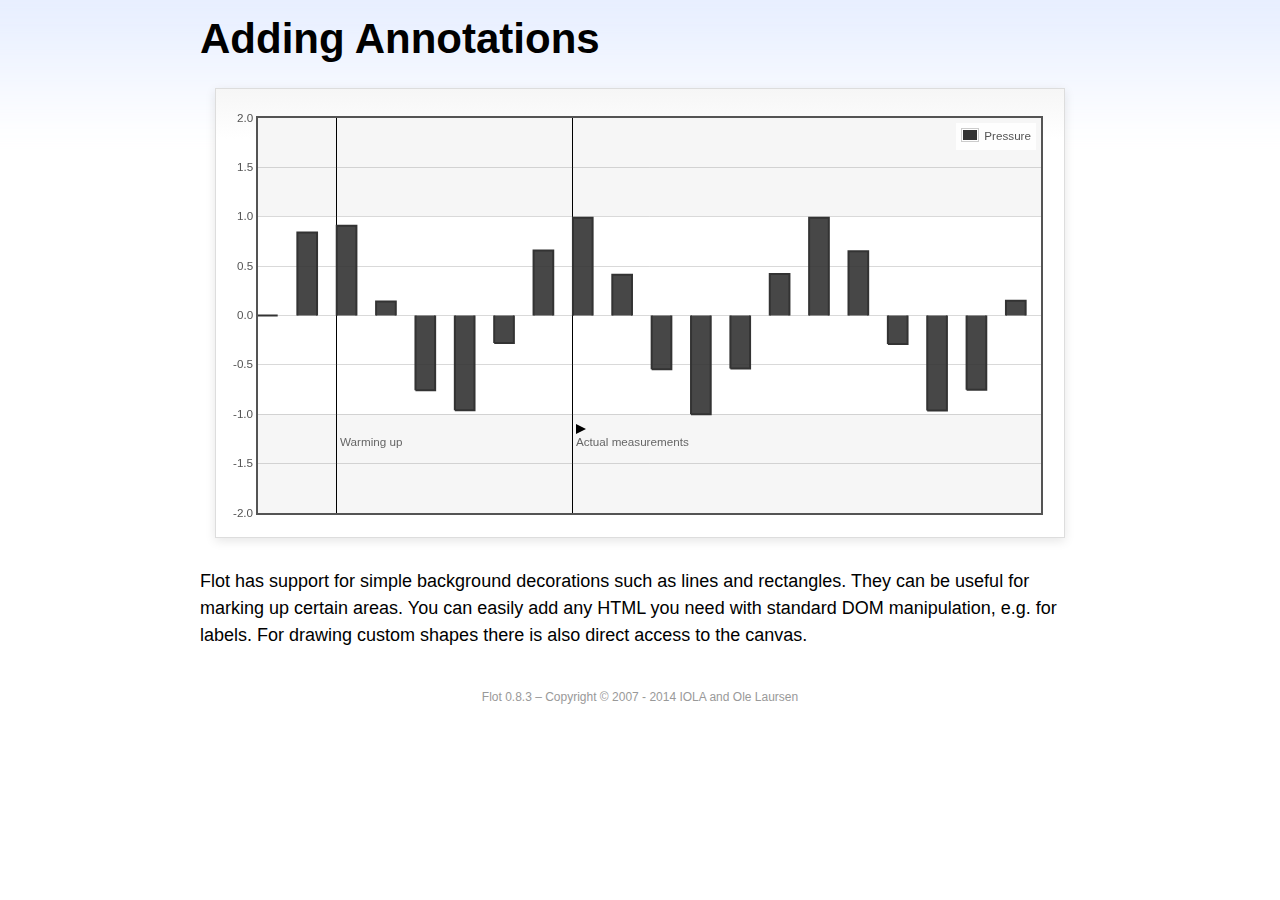
<file: admin/assets/libs/flot/examples/annotating/index.html>
<!DOCTYPE html PUBLIC "-//W3C//DTD HTML 4.01//EN" "http://www.w3.org/TR/html4/strict.dtd">
<html>
<head>
	<meta http-equiv="Content-Type" content="text/html; charset=utf-8">
	<title>Flot Examples: Adding Annotations</title>
	<link href="../examples.css" rel="stylesheet" type="text/css">
	<!--[if lte IE 8]><script language="javascript" type="text/javascript" src="../../excanvas.min.js"></script><![endif]-->
	<script language="javascript" type="text/javascript" src="../../jquery.js"></script>
	<script language="javascript" type="text/javascript" src="../../jquery.flot.js"></script>
	<script type="text/javascript">

	$(function() {

		var d1 = [];
		for (var i = 0; i < 20; ++i) {
			d1.push([i, Math.sin(i)]);
		}

		var data = [{ data: d1, label: "Pressure", color: "#333" }];

		var markings = [
			{ color: "#f6f6f6", yaxis: { from: 1 } },
			{ color: "#f6f6f6", yaxis: { to: -1 } },
			{ color: "#000", lineWidth: 1, xaxis: { from: 2, to: 2 } },
			{ color: "#000", lineWidth: 1, xaxis: { from: 8, to: 8 } }
		];

		var placeholder = $("#placeholder");

		var plot = $.plot(placeholder, data, {
			bars: { show: true, barWidth: 0.5, fill: 0.9 },
			xaxis: { ticks: [], autoscaleMargin: 0.02 },
			yaxis: { min: -2, max: 2 },
			grid: { markings: markings }
		});

		var o = plot.pointOffset({ x: 2, y: -1.2});

		// Append it to the placeholder that Flot already uses for positioning

		placeholder.append("<div style='position:absolute;left:" + (o.left + 4) + "px;top:" + o.top + "px;color:#666;font-size:smaller'>Warming up</div>");

		o = plot.pointOffset({ x: 8, y: -1.2});
		placeholder.append("<div style='position:absolute;left:" + (o.left + 4) + "px;top:" + o.top + "px;color:#666;font-size:smaller'>Actual measurements</div>");

		// Draw a little arrow on top of the last label to demonstrate canvas
		// drawing

		var ctx = plot.getCanvas().getContext("2d");
		ctx.beginPath();
		o.left += 4;
		ctx.moveTo(o.left, o.top);
		ctx.lineTo(o.left, o.top - 10);
		ctx.lineTo(o.left + 10, o.top - 5);
		ctx.lineTo(o.left, o.top);
		ctx.fillStyle = "#000";
		ctx.fill();

		// Add the Flot version string to the footer

		$("#footer").prepend("Flot " + $.plot.version + " &ndash; ");
	});

	</script>
</head>
<body>

	<div id="header">
		<h2>Adding Annotations</h2>
	</div>

	<div id="content">

		<div class="demo-container">
			<div id="placeholder" class="demo-placeholder"></div>
		</div>

		<p>Flot has support for simple background decorations such as lines and rectangles. They can be useful for marking up certain areas. You can easily add any HTML you need with standard DOM manipulation, e.g. for labels. For drawing custom shapes there is also direct access to the canvas.</p>

	</div>

	<div id="footer">
		Copyright &copy; 2007 - 2014 IOLA and Ole Laursen
	</div>

</body>
</html>
</file>
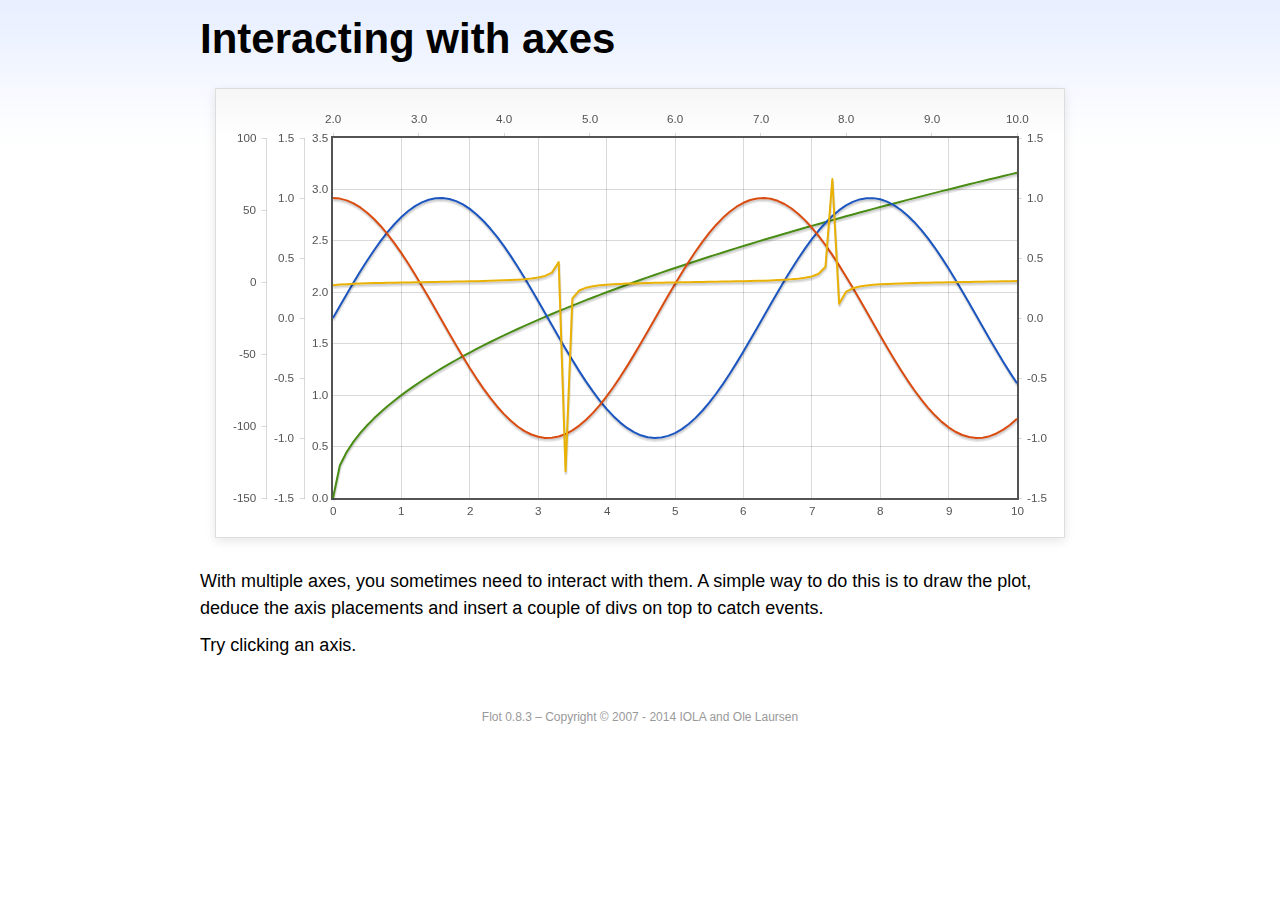
<file: admin/assets/libs/flot/examples/axes-interacting/index.html>
<!DOCTYPE html PUBLIC "-//W3C//DTD HTML 4.01//EN" "http://www.w3.org/TR/html4/strict.dtd">
<html>
<head>
	<meta http-equiv="Content-Type" content="text/html; charset=utf-8">
	<title>Flot Examples: Interacting with axes</title>
	<link href="../examples.css" rel="stylesheet" type="text/css">
	<!--[if lte IE 8]><script language="javascript" type="text/javascript" src="../../excanvas.min.js"></script><![endif]-->
	<script language="javascript" type="text/javascript" src="../../jquery.js"></script>
	<script language="javascript" type="text/javascript" src="../../jquery.flot.js"></script>
	<script type="text/javascript">

	$(function() {

		function generate(start, end, fn) {
			var res = [];
			for (var i = 0; i <= 100; ++i) {
				var x = start + i / 100 * (end - start);
				res.push([x, fn(x)]);
			}
			return res;
		}

		var data = [
			{ data: generate(0, 10, function (x) { return Math.sqrt(x);}), xaxis: 1, yaxis:1 },
			{ data: generate(0, 10, function (x) { return Math.sin(x);}), xaxis: 1, yaxis:2 },
			{ data: generate(0, 10, function (x) { return Math.cos(x);}), xaxis: 1, yaxis:3 },
			{ data: generate(2, 10, function (x) { return Math.tan(x);}), xaxis: 2, yaxis: 4 }
		];

		var plot = $.plot("#placeholder", data, {
			xaxes: [
				{ position: 'bottom' },
				{ position: 'top'}
			],
			yaxes: [
				{ position: 'left' },
				{ position: 'left' },
				{ position: 'right' },
				{ position: 'left' }
			]
		});

		// Create a div for each axis

		$.each(plot.getAxes(), function (i, axis) {
			if (!axis.show)
				return;

			var box = axis.box;

			$("<div class='axisTarget' style='position:absolute; left:" + box.left + "px; top:" + box.top + "px; width:" + box.width +  "px; height:" + box.height + "px'></div>")
				.data("axis.direction", axis.direction)
				.data("axis.n", axis.n)
				.css({ backgroundColor: "#f00", opacity: 0, cursor: "pointer" })
				.appendTo(plot.getPlaceholder())
				.hover(
					function () { $(this).css({ opacity: 0.10 }) },
					function () { $(this).css({ opacity: 0 }) }
				)
				.click(function () {
					$("#click").text("You clicked the " + axis.direction + axis.n + "axis!")
				});
		});

		// Add the Flot version string to the footer

		$("#footer").prepend("Flot " + $.plot.version + " &ndash; ");
	});

	</script>
</head>
<body>

	<div id="header">
		<h2>Interacting with axes</h2>
	</div>

	<div id="content">

		<div class="demo-container">
			<div id="placeholder" class="demo-placeholder"></div>
		</div>

		<p>With multiple axes, you sometimes need to interact with them. A simple way to do this is to draw the plot, deduce the axis placements and insert a couple of divs on top to catch events.</p>

		<p>Try clicking an axis.</p>

		<p id="click"></p>

	</div>

	<div id="footer">
		Copyright &copy; 2007 - 2014 IOLA and Ole Laursen
	</div>

</body>
</html>
</file>
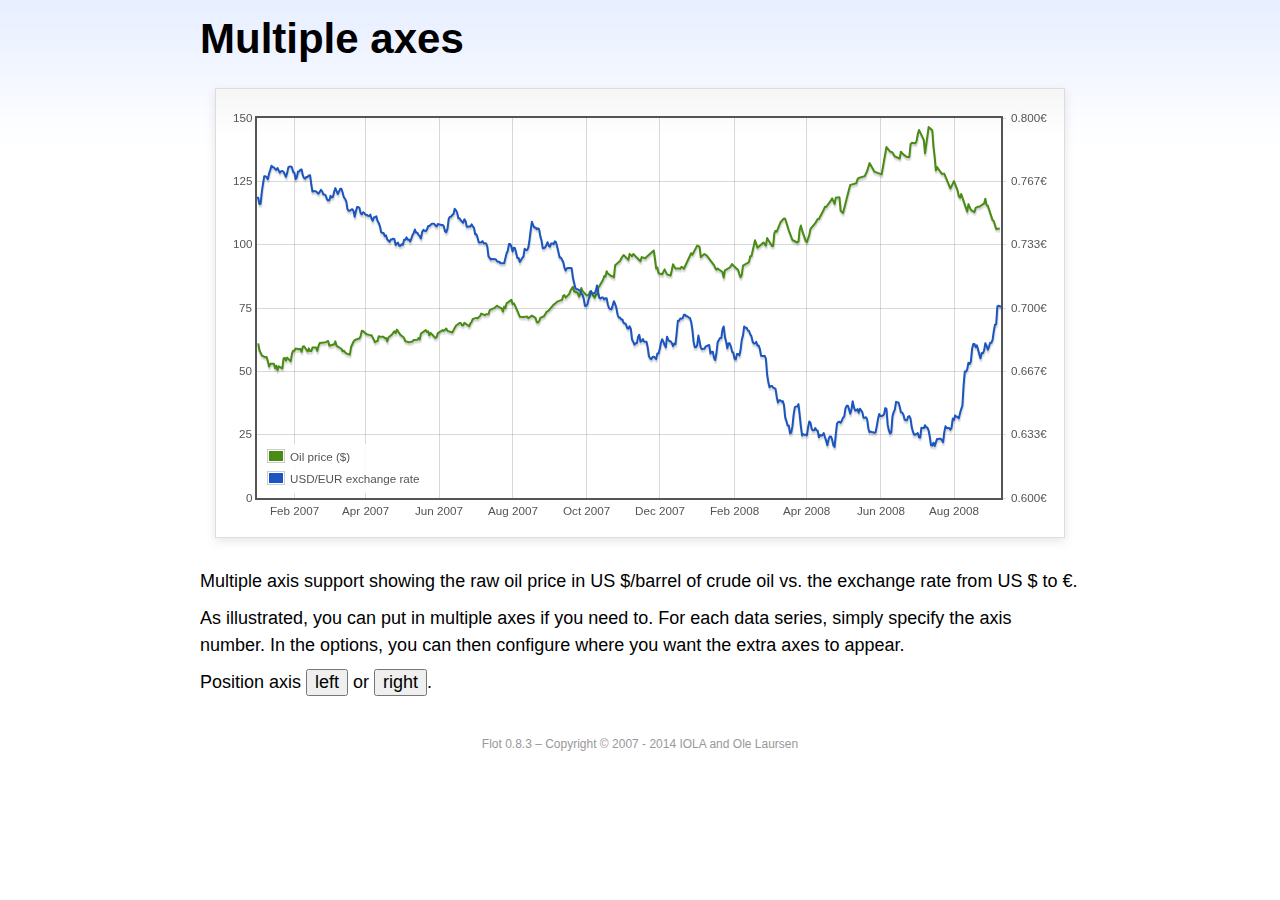
<file: admin/assets/libs/flot/examples/axes-multiple/index.html>
<!DOCTYPE html PUBLIC "-//W3C//DTD HTML 4.01//EN" "http://www.w3.org/TR/html4/strict.dtd">
<html>
<head>
	<meta http-equiv="Content-Type" content="text/html; charset=utf-8">
	<title>Flot Examples: Multiple Axes</title>
	<link href="../examples.css" rel="stylesheet" type="text/css">
	<!--[if lte IE 8]><script language="javascript" type="text/javascript" src="../../excanvas.min.js"></script><![endif]-->
	<script language="javascript" type="text/javascript" src="../../jquery.js"></script>
	<script language="javascript" type="text/javascript" src="../../jquery.flot.js"></script>
	<script language="javascript" type="text/javascript" src="../../jquery.flot.time.js"></script>
	<script type="text/javascript">

	$(function() {

		var oilprices = [[1167692400000,61.05], [1167778800000,58.32], [1167865200000,57.35], [1167951600000,56.31], [1168210800000,55.55], [1168297200000,55.64], [1168383600000,54.02], [1168470000000,51.88], [1168556400000,52.99], [1168815600000,52.99], [1168902000000,51.21], [1168988400000,52.24], [1169074800000,50.48], [1169161200000,51.99], [1169420400000,51.13], [1169506800000,55.04], [1169593200000,55.37], [1169679600000,54.23], [1169766000000,55.42], [1170025200000,54.01], [1170111600000,56.97], [1170198000000,58.14], [1170284400000,58.14], [1170370800000,59.02], [1170630000000,58.74], [1170716400000,58.88], [1170802800000,57.71], [1170889200000,59.71], [1170975600000,59.89], [1171234800000,57.81], [1171321200000,59.06], [1171407600000,58.00], [1171494000000,57.99], [1171580400000,59.39], [1171839600000,59.39], [1171926000000,58.07], [1172012400000,60.07], [1172098800000,61.14], [1172444400000,61.39], [1172530800000,61.46], [1172617200000,61.79], [1172703600000,62.00], [1172790000000,60.07], [1173135600000,60.69], [1173222000000,61.82], [1173308400000,60.05], [1173654000000,58.91], [1173740400000,57.93], [1173826800000,58.16], [1173913200000,57.55], [1173999600000,57.11], [1174258800000,56.59], [1174345200000,59.61], [1174518000000,61.69], [1174604400000,62.28], [1174860000000,62.91], [1174946400000,62.93], [1175032800000,64.03], [1175119200000,66.03], [1175205600000,65.87], [1175464800000,64.64], [1175637600000,64.38], [1175724000000,64.28], [1175810400000,64.28], [1176069600000,61.51], [1176156000000,61.89], [1176242400000,62.01], [1176328800000,63.85], [1176415200000,63.63], [1176674400000,63.61], [1176760800000,63.10], [1176847200000,63.13], [1176933600000,61.83], [1177020000000,63.38], [1177279200000,64.58], [1177452000000,65.84], [1177538400000,65.06], [1177624800000,66.46], [1177884000000,64.40], [1178056800000,63.68], [1178143200000,63.19], [1178229600000,61.93], [1178488800000,61.47], [1178575200000,61.55], [1178748000000,61.81], [1178834400000,62.37], [1179093600000,62.46], [1179180000000,63.17], [1179266400000,62.55], [1179352800000,64.94], [1179698400000,66.27], [1179784800000,65.50], [1179871200000,65.77], [1179957600000,64.18], [1180044000000,65.20], [1180389600000,63.15], [1180476000000,63.49], [1180562400000,65.08], [1180908000000,66.30], [1180994400000,65.96], [1181167200000,66.93], [1181253600000,65.98], [1181599200000,65.35], [1181685600000,66.26], [1181858400000,68.00], [1182117600000,69.09], [1182204000000,69.10], [1182290400000,68.19], [1182376800000,68.19], [1182463200000,69.14], [1182722400000,68.19], [1182808800000,67.77], [1182895200000,68.97], [1182981600000,69.57], [1183068000000,70.68], [1183327200000,71.09], [1183413600000,70.92], [1183586400000,71.81], [1183672800000,72.81], [1183932000000,72.19], [1184018400000,72.56], [1184191200000,72.50], [1184277600000,74.15], [1184623200000,75.05], [1184796000000,75.92], [1184882400000,75.57], [1185141600000,74.89], [1185228000000,73.56], [1185314400000,75.57], [1185400800000,74.95], [1185487200000,76.83], [1185832800000,78.21], [1185919200000,76.53], [1186005600000,76.86], [1186092000000,76.00], [1186437600000,71.59], [1186696800000,71.47], [1186956000000,71.62], [1187042400000,71.00], [1187301600000,71.98], [1187560800000,71.12], [1187647200000,69.47], [1187733600000,69.26], [1187820000000,69.83], [1187906400000,71.09], [1188165600000,71.73], [1188338400000,73.36], [1188511200000,74.04], [1188856800000,76.30], [1189116000000,77.49], [1189461600000,78.23], [1189548000000,79.91], [1189634400000,80.09], [1189720800000,79.10], [1189980000000,80.57], [1190066400000,81.93], [1190239200000,83.32], [1190325600000,81.62], [1190584800000,80.95], [1190671200000,79.53], [1190757600000,80.30], [1190844000000,82.88], [1190930400000,81.66], [1191189600000,80.24], [1191276000000,80.05], [1191362400000,79.94], [1191448800000,81.44], [1191535200000,81.22], [1191794400000,79.02], [1191880800000,80.26], [1191967200000,80.30], [1192053600000,83.08], [1192140000000,83.69], [1192399200000,86.13], [1192485600000,87.61], [1192572000000,87.40], [1192658400000,89.47], [1192744800000,88.60], [1193004000000,87.56], [1193090400000,87.56], [1193176800000,87.10], [1193263200000,91.86], [1193612400000,93.53], [1193698800000,94.53], [1193871600000,95.93], [1194217200000,93.98], [1194303600000,96.37], [1194476400000,95.46], [1194562800000,96.32], [1195081200000,93.43], [1195167600000,95.10], [1195426800000,94.64], [1195513200000,95.10], [1196031600000,97.70], [1196118000000,94.42], [1196204400000,90.62], [1196290800000,91.01], [1196377200000,88.71], [1196636400000,88.32], [1196809200000,90.23], [1196982000000,88.28], [1197241200000,87.86], [1197327600000,90.02], [1197414000000,92.25], [1197586800000,90.63], [1197846000000,90.63], [1197932400000,90.49], [1198018800000,91.24], [1198105200000,91.06], [1198191600000,90.49], [1198710000000,96.62], [1198796400000,96.00], [1199142000000,99.62], [1199314800000,99.18], [1199401200000,95.09], [1199660400000,96.33], [1199833200000,95.67], [1200351600000,91.90], [1200438000000,90.84], [1200524400000,90.13], [1200610800000,90.57], [1200956400000,89.21], [1201042800000,86.99], [1201129200000,89.85], [1201474800000,90.99], [1201561200000,91.64], [1201647600000,92.33], [1201734000000,91.75], [1202079600000,90.02], [1202166000000,88.41], [1202252400000,87.14], [1202338800000,88.11], [1202425200000,91.77], [1202770800000,92.78], [1202857200000,93.27], [1202943600000,95.46], [1203030000000,95.46], [1203289200000,101.74], [1203462000000,98.81], [1203894000000,100.88], [1204066800000,99.64], [1204153200000,102.59], [1204239600000,101.84], [1204498800000,99.52], [1204585200000,99.52], [1204671600000,104.52], [1204758000000,105.47], [1204844400000,105.15], [1205103600000,108.75], [1205276400000,109.92], [1205362800000,110.33], [1205449200000,110.21], [1205708400000,105.68], [1205967600000,101.84], [1206313200000,100.86], [1206399600000,101.22], [1206486000000,105.90], [1206572400000,107.58], [1206658800000,105.62], [1206914400000,101.58], [1207000800000,100.98], [1207173600000,103.83], [1207260000000,106.23], [1207605600000,108.50], [1207778400000,110.11], [1207864800000,110.14], [1208210400000,113.79], [1208296800000,114.93], [1208383200000,114.86], [1208728800000,117.48], [1208815200000,118.30], [1208988000000,116.06], [1209074400000,118.52], [1209333600000,118.75], [1209420000000,113.46], [1209592800000,112.52], [1210024800000,121.84], [1210111200000,123.53], [1210197600000,123.69], [1210543200000,124.23], [1210629600000,125.80], [1210716000000,126.29], [1211148000000,127.05], [1211320800000,129.07], [1211493600000,132.19], [1211839200000,128.85], [1212357600000,127.76], [1212703200000,138.54], [1212962400000,136.80], [1213135200000,136.38], [1213308000000,134.86], [1213653600000,134.01], [1213740000000,136.68], [1213912800000,135.65], [1214172000000,134.62], [1214258400000,134.62], [1214344800000,134.62], [1214431200000,139.64], [1214517600000,140.21], [1214776800000,140.00], [1214863200000,140.97], [1214949600000,143.57], [1215036000000,145.29], [1215381600000,141.37], [1215468000000,136.04], [1215727200000,146.40], [1215986400000,145.18], [1216072800000,138.74], [1216159200000,134.60], [1216245600000,129.29], [1216332000000,130.65], [1216677600000,127.95], [1216850400000,127.95], [1217282400000,122.19], [1217455200000,124.08], [1217541600000,125.10], [1217800800000,121.41], [1217887200000,119.17], [1217973600000,118.58], [1218060000000,120.02], [1218405600000,114.45], [1218492000000,113.01], [1218578400000,116.00], [1218751200000,113.77], [1219010400000,112.87], [1219096800000,114.53], [1219269600000,114.98], [1219356000000,114.98], [1219701600000,116.27], [1219788000000,118.15], [1219874400000,115.59], [1219960800000,115.46], [1220306400000,109.71], [1220392800000,109.35], [1220565600000,106.23], [1220824800000,106.34]];

		var exchangerates = [[1167606000000,0.7580], [1167692400000,0.7580], [1167778800000,0.75470], [1167865200000,0.75490], [1167951600000,0.76130], [1168038000000,0.76550], [1168124400000,0.76930], [1168210800000,0.76940], [1168297200000,0.76880], [1168383600000,0.76780], [1168470000000,0.77080], [1168556400000,0.77270], [1168642800000,0.77490], [1168729200000,0.77410], [1168815600000,0.77410], [1168902000000,0.77320], [1168988400000,0.77270], [1169074800000,0.77370], [1169161200000,0.77240], [1169247600000,0.77120], [1169334000000,0.7720], [1169420400000,0.77210], [1169506800000,0.77170], [1169593200000,0.77040], [1169679600000,0.7690], [1169766000000,0.77110], [1169852400000,0.7740], [1169938800000,0.77450], [1170025200000,0.77450], [1170111600000,0.7740], [1170198000000,0.77160], [1170284400000,0.77130], [1170370800000,0.76780], [1170457200000,0.76880], [1170543600000,0.77180], [1170630000000,0.77180], [1170716400000,0.77280], [1170802800000,0.77290], [1170889200000,0.76980], [1170975600000,0.76850], [1171062000000,0.76810], [1171148400000,0.7690], [1171234800000,0.7690], [1171321200000,0.76980], [1171407600000,0.76990], [1171494000000,0.76510], [1171580400000,0.76130], [1171666800000,0.76160], [1171753200000,0.76140], [1171839600000,0.76140], [1171926000000,0.76070], [1172012400000,0.76020], [1172098800000,0.76110], [1172185200000,0.76220], [1172271600000,0.76150], [1172358000000,0.75980], [1172444400000,0.75980], [1172530800000,0.75920], [1172617200000,0.75730], [1172703600000,0.75660], [1172790000000,0.75670], [1172876400000,0.75910], [1172962800000,0.75820], [1173049200000,0.75850], [1173135600000,0.76130], [1173222000000,0.76310], [1173308400000,0.76150], [1173394800000,0.760], [1173481200000,0.76130], [1173567600000,0.76270], [1173654000000,0.76270], [1173740400000,0.76080], [1173826800000,0.75830], [1173913200000,0.75750], [1173999600000,0.75620], [1174086000000,0.7520], [1174172400000,0.75120], [1174258800000,0.75120], [1174345200000,0.75170], [1174431600000,0.7520], [1174518000000,0.75110], [1174604400000,0.7480], [1174690800000,0.75090], [1174777200000,0.75310], [1174860000000,0.75310], [1174946400000,0.75270], [1175032800000,0.74980], [1175119200000,0.74930], [1175205600000,0.75040], [1175292000000,0.750], [1175378400000,0.74910], [1175464800000,0.74910], [1175551200000,0.74850], [1175637600000,0.74840], [1175724000000,0.74920], [1175810400000,0.74710], [1175896800000,0.74590], [1175983200000,0.74770], [1176069600000,0.74770], [1176156000000,0.74830], [1176242400000,0.74580], [1176328800000,0.74480], [1176415200000,0.7430], [1176501600000,0.73990], [1176588000000,0.73950], [1176674400000,0.73950], [1176760800000,0.73780], [1176847200000,0.73820], [1176933600000,0.73620], [1177020000000,0.73550], [1177106400000,0.73480], [1177192800000,0.73610], [1177279200000,0.73610], [1177365600000,0.73650], [1177452000000,0.73620], [1177538400000,0.73310], [1177624800000,0.73390], [1177711200000,0.73440], [1177797600000,0.73270], [1177884000000,0.73270], [1177970400000,0.73360], [1178056800000,0.73330], [1178143200000,0.73590], [1178229600000,0.73590], [1178316000000,0.73720], [1178402400000,0.7360], [1178488800000,0.7360], [1178575200000,0.7350], [1178661600000,0.73650], [1178748000000,0.73840], [1178834400000,0.73950], [1178920800000,0.74130], [1179007200000,0.73970], [1179093600000,0.73960], [1179180000000,0.73850], [1179266400000,0.73780], [1179352800000,0.73660], [1179439200000,0.740], [1179525600000,0.74110], [1179612000000,0.74060], [1179698400000,0.74050], [1179784800000,0.74140], [1179871200000,0.74310], [1179957600000,0.74310], [1180044000000,0.74380], [1180130400000,0.74430], [1180216800000,0.74430], [1180303200000,0.74430], [1180389600000,0.74340], [1180476000000,0.74290], [1180562400000,0.74420], [1180648800000,0.7440], [1180735200000,0.74390], [1180821600000,0.74370], [1180908000000,0.74370], [1180994400000,0.74290], [1181080800000,0.74030], [1181167200000,0.73990], [1181253600000,0.74180], [1181340000000,0.74680], [1181426400000,0.7480], [1181512800000,0.7480], [1181599200000,0.7490], [1181685600000,0.74940], [1181772000000,0.75220], [1181858400000,0.75150], [1181944800000,0.75020], [1182031200000,0.74720], [1182117600000,0.74720], [1182204000000,0.74620], [1182290400000,0.74550], [1182376800000,0.74490], [1182463200000,0.74670], [1182549600000,0.74580], [1182636000000,0.74270], [1182722400000,0.74270], [1182808800000,0.7430], [1182895200000,0.74290], [1182981600000,0.7440], [1183068000000,0.7430], [1183154400000,0.74220], [1183240800000,0.73880], [1183327200000,0.73880], [1183413600000,0.73690], [1183500000000,0.73450], [1183586400000,0.73450], [1183672800000,0.73450], [1183759200000,0.73520], [1183845600000,0.73410], [1183932000000,0.73410], [1184018400000,0.7340], [1184104800000,0.73240], [1184191200000,0.72720], [1184277600000,0.72640], [1184364000000,0.72550], [1184450400000,0.72580], [1184536800000,0.72580], [1184623200000,0.72560], [1184709600000,0.72570], [1184796000000,0.72470], [1184882400000,0.72430], [1184968800000,0.72440], [1185055200000,0.72350], [1185141600000,0.72350], [1185228000000,0.72350], [1185314400000,0.72350], [1185400800000,0.72620], [1185487200000,0.72880], [1185573600000,0.73010], [1185660000000,0.73370], [1185746400000,0.73370], [1185832800000,0.73240], [1185919200000,0.72970], [1186005600000,0.73170], [1186092000000,0.73150], [1186178400000,0.72880], [1186264800000,0.72630], [1186351200000,0.72630], [1186437600000,0.72420], [1186524000000,0.72530], [1186610400000,0.72640], [1186696800000,0.7270], [1186783200000,0.73120], [1186869600000,0.73050], [1186956000000,0.73050], [1187042400000,0.73180], [1187128800000,0.73580], [1187215200000,0.74090], [1187301600000,0.74540], [1187388000000,0.74370], [1187474400000,0.74240], [1187560800000,0.74240], [1187647200000,0.74150], [1187733600000,0.74190], [1187820000000,0.74140], [1187906400000,0.73770], [1187992800000,0.73550], [1188079200000,0.73150], [1188165600000,0.73150], [1188252000000,0.7320], [1188338400000,0.73320], [1188424800000,0.73460], [1188511200000,0.73280], [1188597600000,0.73230], [1188684000000,0.7340], [1188770400000,0.7340], [1188856800000,0.73360], [1188943200000,0.73510], [1189029600000,0.73460], [1189116000000,0.73210], [1189202400000,0.72940], [1189288800000,0.72660], [1189375200000,0.72660], [1189461600000,0.72540], [1189548000000,0.72420], [1189634400000,0.72130], [1189720800000,0.71970], [1189807200000,0.72090], [1189893600000,0.7210], [1189980000000,0.7210], [1190066400000,0.7210], [1190152800000,0.72090], [1190239200000,0.71590], [1190325600000,0.71330], [1190412000000,0.71050], [1190498400000,0.70990], [1190584800000,0.70990], [1190671200000,0.70930], [1190757600000,0.70930], [1190844000000,0.70760], [1190930400000,0.7070], [1191016800000,0.70490], [1191103200000,0.70120], [1191189600000,0.70110], [1191276000000,0.70190], [1191362400000,0.70460], [1191448800000,0.70630], [1191535200000,0.70890], [1191621600000,0.70770], [1191708000000,0.70770], [1191794400000,0.70770], [1191880800000,0.70910], [1191967200000,0.71180], [1192053600000,0.70790], [1192140000000,0.70530], [1192226400000,0.7050], [1192312800000,0.70550], [1192399200000,0.70550], [1192485600000,0.70450], [1192572000000,0.70510], [1192658400000,0.70510], [1192744800000,0.70170], [1192831200000,0.70], [1192917600000,0.69950], [1193004000000,0.69940], [1193090400000,0.70140], [1193176800000,0.70360], [1193263200000,0.70210], [1193349600000,0.70020], [1193436000000,0.69670], [1193522400000,0.6950], [1193612400000,0.6950], [1193698800000,0.69390], [1193785200000,0.6940], [1193871600000,0.69220], [1193958000000,0.69190], [1194044400000,0.69140], [1194130800000,0.68940], [1194217200000,0.68910], [1194303600000,0.69040], [1194390000000,0.6890], [1194476400000,0.68340], [1194562800000,0.68230], [1194649200000,0.68070], [1194735600000,0.68150], [1194822000000,0.68150], [1194908400000,0.68470], [1194994800000,0.68590], [1195081200000,0.68220], [1195167600000,0.68270], [1195254000000,0.68370], [1195340400000,0.68230], [1195426800000,0.68220], [1195513200000,0.68220], [1195599600000,0.67920], [1195686000000,0.67460], [1195772400000,0.67350], [1195858800000,0.67310], [1195945200000,0.67420], [1196031600000,0.67440], [1196118000000,0.67390], [1196204400000,0.67310], [1196290800000,0.67610], [1196377200000,0.67610], [1196463600000,0.67850], [1196550000000,0.68180], [1196636400000,0.68360], [1196722800000,0.68230], [1196809200000,0.68050], [1196895600000,0.67930], [1196982000000,0.68490], [1197068400000,0.68330], [1197154800000,0.68250], [1197241200000,0.68250], [1197327600000,0.68160], [1197414000000,0.67990], [1197500400000,0.68130], [1197586800000,0.68090], [1197673200000,0.68680], [1197759600000,0.69330], [1197846000000,0.69330], [1197932400000,0.69450], [1198018800000,0.69440], [1198105200000,0.69460], [1198191600000,0.69640], [1198278000000,0.69650], [1198364400000,0.69560], [1198450800000,0.69560], [1198537200000,0.6950], [1198623600000,0.69480], [1198710000000,0.69280], [1198796400000,0.68870], [1198882800000,0.68240], [1198969200000,0.67940], [1199055600000,0.67940], [1199142000000,0.68030], [1199228400000,0.68550], [1199314800000,0.68240], [1199401200000,0.67910], [1199487600000,0.67830], [1199574000000,0.67850], [1199660400000,0.67850], [1199746800000,0.67970], [1199833200000,0.680], [1199919600000,0.68030], [1200006000000,0.68050], [1200092400000,0.6760], [1200178800000,0.6770], [1200265200000,0.6770], [1200351600000,0.67360], [1200438000000,0.67260], [1200524400000,0.67640], [1200610800000,0.68210], [1200697200000,0.68310], [1200783600000,0.68420], [1200870000000,0.68420], [1200956400000,0.68870], [1201042800000,0.69030], [1201129200000,0.68480], [1201215600000,0.68240], [1201302000000,0.67880], [1201388400000,0.68140], [1201474800000,0.68140], [1201561200000,0.67970], [1201647600000,0.67690], [1201734000000,0.67650], [1201820400000,0.67330], [1201906800000,0.67290], [1201993200000,0.67580], [1202079600000,0.67580], [1202166000000,0.6750], [1202252400000,0.6780], [1202338800000,0.68330], [1202425200000,0.68560], [1202511600000,0.69030], [1202598000000,0.68960], [1202684400000,0.68960], [1202770800000,0.68820], [1202857200000,0.68790], [1202943600000,0.68620], [1203030000000,0.68520], [1203116400000,0.68230], [1203202800000,0.68130], [1203289200000,0.68130], [1203375600000,0.68220], [1203462000000,0.68020], [1203548400000,0.68020], [1203634800000,0.67840], [1203721200000,0.67480], [1203807600000,0.67470], [1203894000000,0.67470], [1203980400000,0.67480], [1204066800000,0.67330], [1204153200000,0.6650], [1204239600000,0.66110], [1204326000000,0.65830], [1204412400000,0.6590], [1204498800000,0.6590], [1204585200000,0.65810], [1204671600000,0.65780], [1204758000000,0.65740], [1204844400000,0.65320], [1204930800000,0.65020], [1205017200000,0.65140], [1205103600000,0.65140], [1205190000000,0.65070], [1205276400000,0.6510], [1205362800000,0.64890], [1205449200000,0.64240], [1205535600000,0.64060], [1205622000000,0.63820], [1205708400000,0.63820], [1205794800000,0.63410], [1205881200000,0.63440], [1205967600000,0.63780], [1206054000000,0.64390], [1206140400000,0.64780], [1206226800000,0.64810], [1206313200000,0.64810], [1206399600000,0.64940], [1206486000000,0.64380], [1206572400000,0.63770], [1206658800000,0.63290], [1206745200000,0.63360], [1206831600000,0.63330], [1206914400000,0.63330], [1207000800000,0.6330], [1207087200000,0.63710], [1207173600000,0.64030], [1207260000000,0.63960], [1207346400000,0.63640], [1207432800000,0.63560], [1207519200000,0.63560], [1207605600000,0.63680], [1207692000000,0.63570], [1207778400000,0.63540], [1207864800000,0.6320], [1207951200000,0.63320], [1208037600000,0.63280], [1208124000000,0.63310], [1208210400000,0.63420], [1208296800000,0.63210], [1208383200000,0.63020], [1208469600000,0.62780], [1208556000000,0.63080], [1208642400000,0.63240], [1208728800000,0.63240], [1208815200000,0.63070], [1208901600000,0.62770], [1208988000000,0.62690], [1209074400000,0.63350], [1209160800000,0.63920], [1209247200000,0.640], [1209333600000,0.64010], [1209420000000,0.63960], [1209506400000,0.64070], [1209592800000,0.64230], [1209679200000,0.64290], [1209765600000,0.64720], [1209852000000,0.64850], [1209938400000,0.64860], [1210024800000,0.64670], [1210111200000,0.64440], [1210197600000,0.64670], [1210284000000,0.65090], [1210370400000,0.64780], [1210456800000,0.64610], [1210543200000,0.64610], [1210629600000,0.64680], [1210716000000,0.64490], [1210802400000,0.6470], [1210888800000,0.64610], [1210975200000,0.64520], [1211061600000,0.64220], [1211148000000,0.64220], [1211234400000,0.64250], [1211320800000,0.64140], [1211407200000,0.63660], [1211493600000,0.63460], [1211580000000,0.6350], [1211666400000,0.63460], [1211752800000,0.63460], [1211839200000,0.63430], [1211925600000,0.63460], [1212012000000,0.63790], [1212098400000,0.64160], [1212184800000,0.64420], [1212271200000,0.64310], [1212357600000,0.64310], [1212444000000,0.64350], [1212530400000,0.6440], [1212616800000,0.64730], [1212703200000,0.64690], [1212789600000,0.63860], [1212876000000,0.63560], [1212962400000,0.6340], [1213048800000,0.63460], [1213135200000,0.6430], [1213221600000,0.64520], [1213308000000,0.64670], [1213394400000,0.65060], [1213480800000,0.65040], [1213567200000,0.65030], [1213653600000,0.64810], [1213740000000,0.64510], [1213826400000,0.6450], [1213912800000,0.64410], [1213999200000,0.64140], [1214085600000,0.64090], [1214172000000,0.64090], [1214258400000,0.64280], [1214344800000,0.64310], [1214431200000,0.64180], [1214517600000,0.63710], [1214604000000,0.63490], [1214690400000,0.63330], [1214776800000,0.63340], [1214863200000,0.63380], [1214949600000,0.63420], [1215036000000,0.6320], [1215122400000,0.63180], [1215208800000,0.6370], [1215295200000,0.63680], [1215381600000,0.63680], [1215468000000,0.63830], [1215554400000,0.63710], [1215640800000,0.63710], [1215727200000,0.63550], [1215813600000,0.6320], [1215900000000,0.62770], [1215986400000,0.62760], [1216072800000,0.62910], [1216159200000,0.62740], [1216245600000,0.62930], [1216332000000,0.63110], [1216418400000,0.6310], [1216504800000,0.63120], [1216591200000,0.63120], [1216677600000,0.63040], [1216764000000,0.62940], [1216850400000,0.63480], [1216936800000,0.63780], [1217023200000,0.63680], [1217109600000,0.63680], [1217196000000,0.63680], [1217282400000,0.6360], [1217368800000,0.6370], [1217455200000,0.64180], [1217541600000,0.64110], [1217628000000,0.64350], [1217714400000,0.64270], [1217800800000,0.64270], [1217887200000,0.64190], [1217973600000,0.64460], [1218060000000,0.64680], [1218146400000,0.64870], [1218232800000,0.65940], [1218319200000,0.66660], [1218405600000,0.66660], [1218492000000,0.66780], [1218578400000,0.67120], [1218664800000,0.67050], [1218751200000,0.67180], [1218837600000,0.67840], [1218924000000,0.68110], [1219010400000,0.68110], [1219096800000,0.67940], [1219183200000,0.68040], [1219269600000,0.67810], [1219356000000,0.67560], [1219442400000,0.67350], [1219528800000,0.67630], [1219615200000,0.67620], [1219701600000,0.67770], [1219788000000,0.68150], [1219874400000,0.68020], [1219960800000,0.6780], [1220047200000,0.67960], [1220133600000,0.68170], [1220220000000,0.68170], [1220306400000,0.68320], [1220392800000,0.68770], [1220479200000,0.69120], [1220565600000,0.69140], [1220652000000,0.70090], [1220738400000,0.70120], [1220824800000,0.7010], [1220911200000,0.70050]];

		function euroFormatter(v, axis) {
			return v.toFixed(axis.tickDecimals) + "€";
		}

		function doPlot(position) {
			$.plot("#placeholder", [
				{ data: oilprices, label: "Oil price ($)" },
				{ data: exchangerates, label: "USD/EUR exchange rate", yaxis: 2 }
			], {
				xaxes: [ { mode: "time" } ],
				yaxes: [ { min: 0 }, {
					// align if we are to the right
					alignTicksWithAxis: position == "right" ? 1 : null,
					position: position,
					tickFormatter: euroFormatter
				} ],
				legend: { position: "sw" }
			});
		}

		doPlot("right");

		$("button").click(function () {
			doPlot($(this).text());
		});

		// Add the Flot version string to the footer

		$("#footer").prepend("Flot " + $.plot.version + " &ndash; ");
	});

	</script>
</head>
<body>

	<div id="header">
		<h2>Multiple axes</h2>
	</div>

	<div id="content">

		<div class="demo-container">
			<div id="placeholder" class="demo-placeholder"></div>
		</div>

		<p>Multiple axis support showing the raw oil price in US $/barrel of crude oil vs. the exchange rate from US $ to €.</p>

		<p>As illustrated, you can put in multiple axes if you need to. For each data series, simply specify the axis number. In the options, you can then configure where you want the extra axes to appear.</p>

		<p>Position axis <button>left</button> or <button>right</button>.</p>

	</div>

	<div id="footer">
		Copyright &copy; 2007 - 2014 IOLA and Ole Laursen
	</div>

</body>
</html>
</file>
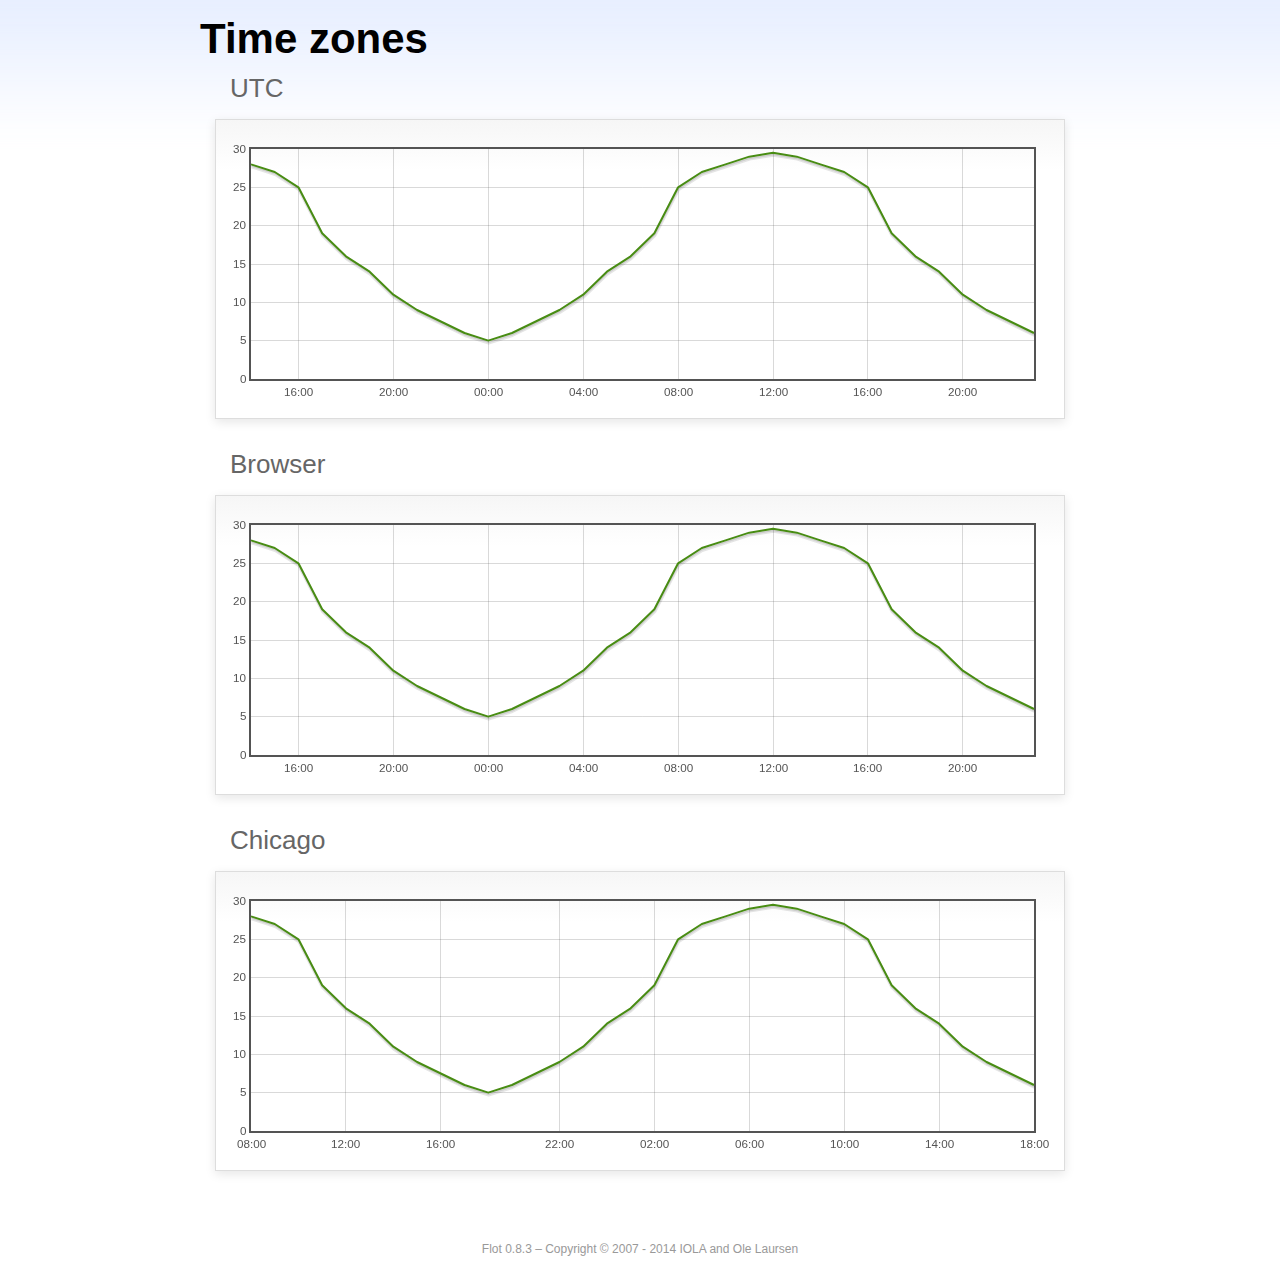
<file: admin/assets/libs/flot/examples/axes-time-zones/index.html>
<!DOCTYPE html PUBLIC "-//W3C//DTD HTML 4.01//EN" "http://www.w3.org/TR/html4/strict.dtd">
<html>
<head>
	<meta http-equiv="Content-Type" content="text/html; charset=utf-8">
	<title>Flot Examples: Time zones</title>
	<link href="../examples.css" rel="stylesheet" type="text/css">
	<!--[if lte IE 8]><script language="javascript" type="text/javascript" src="../../excanvas.min.js"></script><![endif]-->
	<script language="javascript" type="text/javascript" src="../../jquery.js"></script>
	<script language="javascript" type="text/javascript" src="../../jquery.flot.js"></script>
	<script language="javascript" type="text/javascript" src="../../jquery.flot.time.js"></script>
	<script language="javascript" type="text/javascript" src="date.js"></script>
	<script type="text/javascript">

	$(function() {

		timezoneJS.timezone.zoneFileBasePath = "tz";
		timezoneJS.timezone.defaultZoneFile = [];
		timezoneJS.timezone.init({async: false});

		var d = [
			[Date.UTC(2011, 2, 12, 14, 0, 0), 28],
			[Date.UTC(2011, 2, 12, 15, 0, 0), 27],
			[Date.UTC(2011, 2, 12, 16, 0, 0), 25],
			[Date.UTC(2011, 2, 12, 17, 0, 0), 19],
			[Date.UTC(2011, 2, 12, 18, 0, 0), 16],
			[Date.UTC(2011, 2, 12, 19, 0, 0), 14],
			[Date.UTC(2011, 2, 12, 20, 0, 0), 11],
			[Date.UTC(2011, 2, 12, 21, 0, 0), 9],
			[Date.UTC(2011, 2, 12, 22, 0, 0), 7.5],
			[Date.UTC(2011, 2, 12, 23, 0, 0), 6],
			[Date.UTC(2011, 2, 13, 0, 0, 0), 5],
			[Date.UTC(2011, 2, 13, 1, 0, 0), 6],
			[Date.UTC(2011, 2, 13, 2, 0, 0), 7.5],
			[Date.UTC(2011, 2, 13, 3, 0, 0), 9],
			[Date.UTC(2011, 2, 13, 4, 0, 0), 11],
			[Date.UTC(2011, 2, 13, 5, 0, 0), 14],
			[Date.UTC(2011, 2, 13, 6, 0, 0), 16],
			[Date.UTC(2011, 2, 13, 7, 0, 0), 19],
			[Date.UTC(2011, 2, 13, 8, 0, 0), 25],
			[Date.UTC(2011, 2, 13, 9, 0, 0), 27],
			[Date.UTC(2011, 2, 13, 10, 0, 0), 28],
			[Date.UTC(2011, 2, 13, 11, 0, 0), 29],
			[Date.UTC(2011, 2, 13, 12, 0, 0), 29.5],
			[Date.UTC(2011, 2, 13, 13, 0, 0), 29],
			[Date.UTC(2011, 2, 13, 14, 0, 0), 28],
			[Date.UTC(2011, 2, 13, 15, 0, 0), 27],
			[Date.UTC(2011, 2, 13, 16, 0, 0), 25],
			[Date.UTC(2011, 2, 13, 17, 0, 0), 19],
			[Date.UTC(2011, 2, 13, 18, 0, 0), 16],
			[Date.UTC(2011, 2, 13, 19, 0, 0), 14],
			[Date.UTC(2011, 2, 13, 20, 0, 0), 11],
			[Date.UTC(2011, 2, 13, 21, 0, 0), 9],
			[Date.UTC(2011, 2, 13, 22, 0, 0), 7.5],
			[Date.UTC(2011, 2, 13, 23, 0, 0), 6]
		];

		var plot = $.plot("#placeholderUTC", [d], {
			xaxis: {
				mode: "time"
			}
		});

		var plot = $.plot("#placeholderLocal", [d], {
			xaxis: {
				mode: "time",
				timezone: "browser"
			}
		});

		var plot = $.plot("#placeholderChicago", [d], {
			xaxis: {
				mode: "time",
				timezone: "America/Chicago"
			}
		});

		// Add the Flot version string to the footer

		$("#footer").prepend("Flot " + $.plot.version + " &ndash; ");
	});

	</script>
</head>
<body>

	<div id="header">
		<h2>Time zones</h2>
	</div>

	<div id="content">

		<h3>UTC</h3>
		<div class="demo-container" style="height: 300px;">
			<div id="placeholderUTC" class="demo-placeholder"></div>
		</div>

		<h3>Browser</h3>
		<div class="demo-container" style="height: 300px;">
			<div id="placeholderLocal" class="demo-placeholder"></div>
		</div>

		<h3>Chicago</h3>
		<div class="demo-container" style="height: 300px;">
			<div id="placeholderChicago" class="demo-placeholder"></div>
		</div>

	</div>

	<div id="footer">
		Copyright &copy; 2007 - 2014 IOLA and Ole Laursen
	</div>

</body>
</html>
</file>
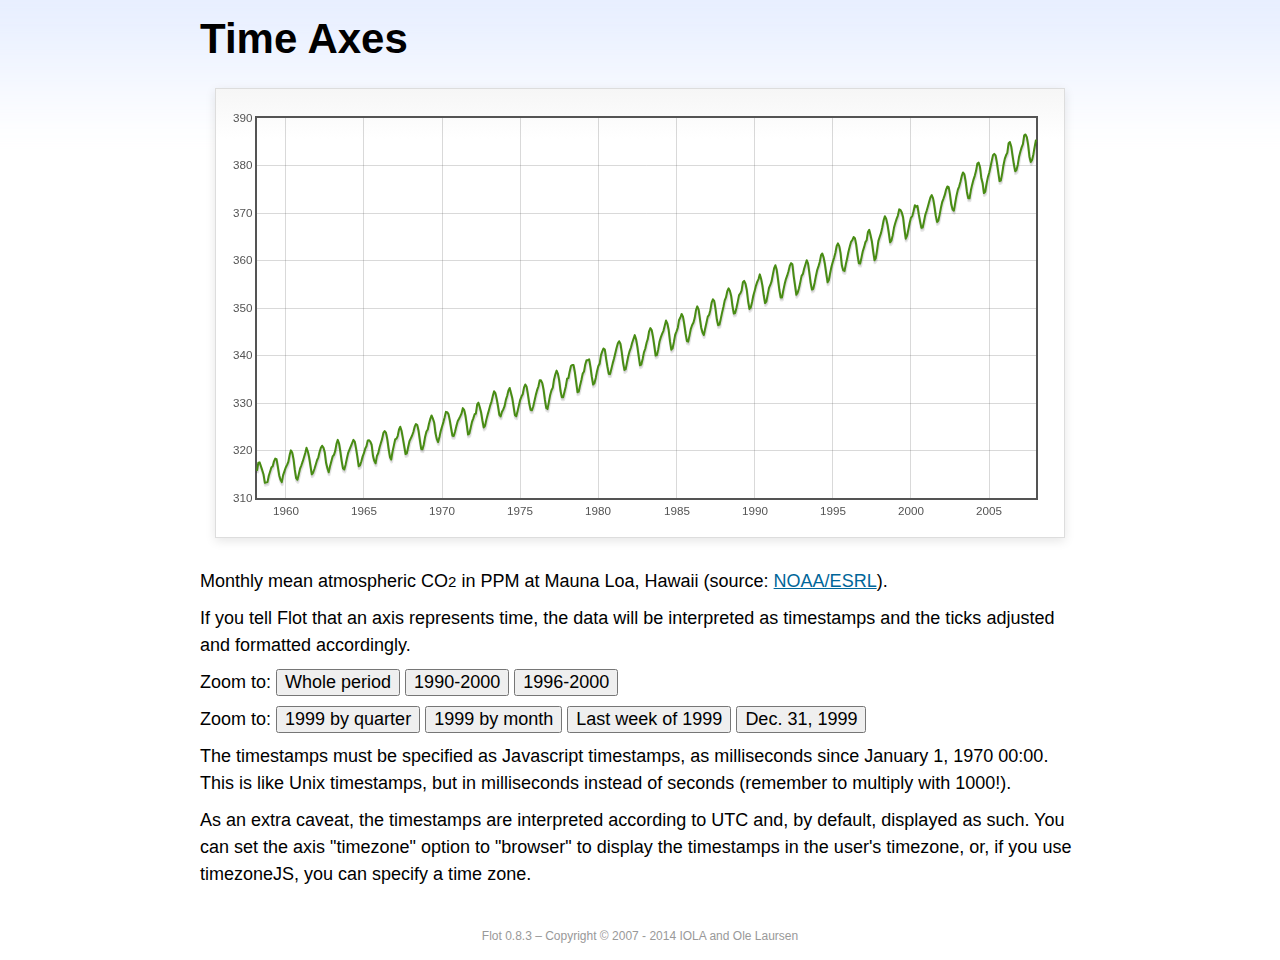
<file: admin/assets/libs/flot/examples/axes-time/index.html>
<!DOCTYPE html PUBLIC "-//W3C//DTD HTML 4.01//EN" "http://www.w3.org/TR/html4/strict.dtd">
<html>
<head>
	<meta http-equiv="Content-Type" content="text/html; charset=utf-8">
	<title>Flot Examples: Time Axes</title>
	<link href="../examples.css" rel="stylesheet" type="text/css">
	<!--[if lte IE 8]><script language="javascript" type="text/javascript" src="../../excanvas.min.js"></script><![endif]-->
	<script language="javascript" type="text/javascript" src="../../jquery.js"></script>
	<script language="javascript" type="text/javascript" src="../../jquery.flot.js"></script>
	<script language="javascript" type="text/javascript" src="../../jquery.flot.time.js"></script>
	<script type="text/javascript">

	$(function() {

		var d = [[-373597200000, 315.71], [-370918800000, 317.45], [-368326800000, 317.50], [-363056400000, 315.86], [-360378000000, 314.93], [-357699600000, 313.19], [-352429200000, 313.34], [-349837200000, 314.67], [-347158800000, 315.58], [-344480400000, 316.47], [-342061200000, 316.65], [-339382800000, 317.71], [-336790800000, 318.29], [-334112400000, 318.16], [-331520400000, 316.55], [-328842000000, 314.80], [-326163600000, 313.84], [-323571600000, 313.34], [-320893200000, 314.81], [-318301200000, 315.59], [-315622800000, 316.43], [-312944400000, 316.97], [-310438800000, 317.58], [-307760400000, 319.03], [-305168400000, 320.03], [-302490000000, 319.59], [-299898000000, 318.18], [-297219600000, 315.91], [-294541200000, 314.16], [-291949200000, 313.83], [-289270800000, 315.00], [-286678800000, 316.19], [-284000400000, 316.89], [-281322000000, 317.70], [-278902800000, 318.54], [-276224400000, 319.48], [-273632400000, 320.58], [-270954000000, 319.78], [-268362000000, 318.58], [-265683600000, 316.79], [-263005200000, 314.99], [-260413200000, 315.31], [-257734800000, 316.10], [-255142800000, 317.01], [-252464400000, 317.94], [-249786000000, 318.56], [-247366800000, 319.69], [-244688400000, 320.58], [-242096400000, 321.01], [-239418000000, 320.61], [-236826000000, 319.61], [-234147600000, 317.40], [-231469200000, 316.26], [-228877200000, 315.42], [-226198800000, 316.69], [-223606800000, 317.69], [-220928400000, 318.74], [-218250000000, 319.08], [-215830800000, 319.86], [-213152400000, 321.39], [-210560400000, 322.24], [-207882000000, 321.47], [-205290000000, 319.74], [-202611600000, 317.77], [-199933200000, 316.21], [-197341200000, 315.99], [-194662800000, 317.07], [-192070800000, 318.36], [-189392400000, 319.57], [-178938000000, 322.23], [-176259600000, 321.89], [-173667600000, 320.44], [-170989200000, 318.70], [-168310800000, 316.70], [-165718800000, 316.87], [-163040400000, 317.68], [-160448400000, 318.71], [-157770000000, 319.44], [-155091600000, 320.44], [-152672400000, 320.89], [-149994000000, 322.13], [-147402000000, 322.16], [-144723600000, 321.87], [-142131600000, 321.21], [-139453200000, 318.87], [-136774800000, 317.81], [-134182800000, 317.30], [-131504400000, 318.87], [-128912400000, 319.42], [-126234000000, 320.62], [-123555600000, 321.59], [-121136400000, 322.39], [-118458000000, 323.70], [-115866000000, 324.07], [-113187600000, 323.75], [-110595600000, 322.40], [-107917200000, 320.37], [-105238800000, 318.64], [-102646800000, 318.10], [-99968400000, 319.79], [-97376400000, 321.03], [-94698000000, 322.33], [-92019600000, 322.50], [-89600400000, 323.04], [-86922000000, 324.42], [-84330000000, 325.00], [-81651600000, 324.09], [-79059600000, 322.55], [-76381200000, 320.92], [-73702800000, 319.26], [-71110800000, 319.39], [-68432400000, 320.72], [-65840400000, 321.96], [-63162000000, 322.57], [-60483600000, 323.15], [-57978000000, 323.89], [-55299600000, 325.02], [-52707600000, 325.57], [-50029200000, 325.36], [-47437200000, 324.14], [-44758800000, 322.11], [-42080400000, 320.33], [-39488400000, 320.25], [-36810000000, 321.32], [-34218000000, 322.90], [-31539600000, 324.00], [-28861200000, 324.42], [-26442000000, 325.64], [-23763600000, 326.66], [-21171600000, 327.38], [-18493200000, 326.70], [-15901200000, 325.89], [-13222800000, 323.67], [-10544400000, 322.38], [-7952400000, 321.78], [-5274000000, 322.85], [-2682000000, 324.12], [-3600000, 325.06], [2674800000, 325.98], [5094000000, 326.93], [7772400000, 328.13], [10364400000, 328.07], [13042800000, 327.66], [15634800000, 326.35], [18313200000, 324.69], [20991600000, 323.10], [23583600000, 323.07], [26262000000, 324.01], [28854000000, 325.13], [31532400000, 326.17], [34210800000, 326.68], [36630000000, 327.18], [39308400000, 327.78], [41900400000, 328.92], [44578800000, 328.57], [47170800000, 327.37], [49849200000, 325.43], [52527600000, 323.36], [55119600000, 323.56], [57798000000, 324.80], [60390000000, 326.01], [63068400000, 326.77], [65746800000, 327.63], [68252400000, 327.75], [70930800000, 329.72], [73522800000, 330.07], [76201200000, 329.09], [78793200000, 328.05], [81471600000, 326.32], [84150000000, 324.84], [86742000000, 325.20], [89420400000, 326.50], [92012400000, 327.55], [94690800000, 328.54], [97369200000, 329.56], [99788400000, 330.30], [102466800000, 331.50], [105058800000, 332.48], [107737200000, 332.07], [110329200000, 330.87], [113007600000, 329.31], [115686000000, 327.51], [118278000000, 327.18], [120956400000, 328.16], [123548400000, 328.64], [126226800000, 329.35], [128905200000, 330.71], [131324400000, 331.48], [134002800000, 332.65], [136594800000, 333.16], [139273200000, 332.06], [141865200000, 330.99], [144543600000, 329.17], [147222000000, 327.41], [149814000000, 327.20], [152492400000, 328.33], [155084400000, 329.50], [157762800000, 330.68], [160441200000, 331.41], [162860400000, 331.85], [165538800000, 333.29], [168130800000, 333.91], [170809200000, 333.40], [173401200000, 331.78], [176079600000, 329.88], [178758000000, 328.57], [181350000000, 328.46], [184028400000, 329.26], [189298800000, 331.71], [191977200000, 332.76], [194482800000, 333.48], [197161200000, 334.78], [199753200000, 334.78], [202431600000, 334.17], [205023600000, 332.78], [207702000000, 330.64], [210380400000, 328.95], [212972400000, 328.77], [215650800000, 330.23], [218242800000, 331.69], [220921200000, 332.70], [223599600000, 333.24], [226018800000, 334.96], [228697200000, 336.04], [231289200000, 336.82], [233967600000, 336.13], [236559600000, 334.73], [239238000000, 332.52], [241916400000, 331.19], [244508400000, 331.19], [247186800000, 332.35], [249778800000, 333.47], [252457200000, 335.11], [255135600000, 335.26], [257554800000, 336.60], [260233200000, 337.77], [262825200000, 338.00], [265503600000, 337.99], [268095600000, 336.48], [270774000000, 334.37], [273452400000, 332.27], [276044400000, 332.41], [278722800000, 333.76], [281314800000, 334.83], [283993200000, 336.21], [286671600000, 336.64], [289090800000, 338.12], [291769200000, 339.02], [294361200000, 339.02], [297039600000, 339.20], [299631600000, 337.58], [302310000000, 335.55], [304988400000, 333.89], [307580400000, 334.14], [310258800000, 335.26], [312850800000, 336.71], [315529200000, 337.81], [318207600000, 338.29], [320713200000, 340.04], [323391600000, 340.86], [325980000000, 341.47], [328658400000, 341.26], [331250400000, 339.29], [333928800000, 337.60], [336607200000, 336.12], [339202800000, 336.08], [341881200000, 337.22], [344473200000, 338.34], [347151600000, 339.36], [349830000000, 340.51], [352249200000, 341.57], [354924000000, 342.56], [357516000000, 343.01], [360194400000, 342.47], [362786400000, 340.71], [365464800000, 338.52], [368143200000, 336.96], [370738800000, 337.13], [373417200000, 338.58], [376009200000, 339.89], [378687600000, 340.93], [381366000000, 341.69], [383785200000, 342.69], [389052000000, 344.30], [391730400000, 343.43], [394322400000, 341.88], [397000800000, 339.89], [399679200000, 337.95], [402274800000, 338.10], [404953200000, 339.27], [407545200000, 340.67], [410223600000, 341.42], [412902000000, 342.68], [415321200000, 343.46], [417996000000, 345.10], [420588000000, 345.76], [423266400000, 345.36], [425858400000, 343.91], [428536800000, 342.05], [431215200000, 340.00], [433810800000, 340.12], [436489200000, 341.33], [439081200000, 342.94], [441759600000, 343.87], [444438000000, 344.60], [446943600000, 345.20], [452210400000, 347.36], [454888800000, 346.74], [457480800000, 345.41], [460159200000, 343.01], [462837600000, 341.23], [465433200000, 341.52], [468111600000, 342.86], [470703600000, 344.41], [473382000000, 345.09], [476060400000, 345.89], [478479600000, 347.49], [481154400000, 348.00], [483746400000, 348.75], [486424800000, 348.19], [489016800000, 346.54], [491695200000, 344.63], [494373600000, 343.03], [496969200000, 342.92], [499647600000, 344.24], [502239600000, 345.62], [504918000000, 346.43], [507596400000, 346.94], [510015600000, 347.88], [512690400000, 349.57], [515282400000, 350.35], [517960800000, 349.72], [520552800000, 347.78], [523231200000, 345.86], [525909600000, 344.84], [528505200000, 344.32], [531183600000, 345.67], [533775600000, 346.88], [536454000000, 348.19], [539132400000, 348.55], [541551600000, 349.52], [544226400000, 351.12], [546818400000, 351.84], [549496800000, 351.49], [552088800000, 349.82], [554767200000, 347.63], [557445600000, 346.38], [560041200000, 346.49], [562719600000, 347.75], [565311600000, 349.03], [567990000000, 350.20], [570668400000, 351.61], [573174000000, 352.22], [575848800000, 353.53], [578440800000, 354.14], [581119200000, 353.62], [583711200000, 352.53], [586389600000, 350.41], [589068000000, 348.84], [591663600000, 348.94], [594342000000, 350.04], [596934000000, 351.29], [599612400000, 352.72], [602290800000, 353.10], [604710000000, 353.65], [607384800000, 355.43], [609976800000, 355.70], [612655200000, 355.11], [615247200000, 353.79], [617925600000, 351.42], [620604000000, 349.81], [623199600000, 350.11], [625878000000, 351.26], [628470000000, 352.63], [631148400000, 353.64], [633826800000, 354.72], [636246000000, 355.49], [638920800000, 356.09], [641512800000, 357.08], [644191200000, 356.11], [646783200000, 354.70], [649461600000, 352.68], [652140000000, 351.05], [654735600000, 351.36], [657414000000, 352.81], [660006000000, 354.22], [662684400000, 354.85], [665362800000, 355.66], [667782000000, 357.04], [670456800000, 358.40], [673048800000, 359.00], [675727200000, 357.99], [678319200000, 356.00], [680997600000, 353.78], [683676000000, 352.20], [686271600000, 352.22], [688950000000, 353.70], [691542000000, 354.98], [694220400000, 356.09], [696898800000, 356.85], [699404400000, 357.73], [702079200000, 358.91], [704671200000, 359.45], [707349600000, 359.19], [709941600000, 356.72], [712620000000, 354.79], [715298400000, 352.79], [717894000000, 353.20], [720572400000, 354.15], [723164400000, 355.39], [725842800000, 356.77], [728521200000, 357.17], [730940400000, 358.26], [733615200000, 359.16], [736207200000, 360.07], [738885600000, 359.41], [741477600000, 357.44], [744156000000, 355.30], [746834400000, 353.87], [749430000000, 354.04], [752108400000, 355.27], [754700400000, 356.70], [757378800000, 358.00], [760057200000, 358.81], [762476400000, 359.68], [765151200000, 361.13], [767743200000, 361.48], [770421600000, 360.60], [773013600000, 359.20], [775692000000, 357.23], [778370400000, 355.42], [780966000000, 355.89], [783644400000, 357.41], [786236400000, 358.74], [788914800000, 359.73], [791593200000, 360.61], [794012400000, 361.58], [796687200000, 363.05], [799279200000, 363.62], [801957600000, 363.03], [804549600000, 361.55], [807228000000, 358.94], [809906400000, 357.93], [812502000000, 357.80], [815180400000, 359.22], [817772400000, 360.44], [820450800000, 361.83], [823129200000, 362.95], [825634800000, 363.91], [828309600000, 364.28], [830901600000, 364.94], [833580000000, 364.70], [836172000000, 363.31], [838850400000, 361.15], [841528800000, 359.40], [844120800000, 359.34], [846802800000, 360.62], [849394800000, 361.96], [852073200000, 362.81], [854751600000, 363.87], [857170800000, 364.25], [859845600000, 366.02], [862437600000, 366.46], [865116000000, 365.32], [867708000000, 364.07], [870386400000, 361.95], [873064800000, 360.06], [875656800000, 360.49], [878338800000, 362.19], [880930800000, 364.12], [883609200000, 364.99], [886287600000, 365.82], [888706800000, 366.95], [891381600000, 368.42], [893973600000, 369.33], [896652000000, 368.78], [899244000000, 367.59], [901922400000, 365.84], [904600800000, 363.83], [907192800000, 364.18], [909874800000, 365.34], [912466800000, 366.93], [915145200000, 367.94], [917823600000, 368.82], [920242800000, 369.46], [922917600000, 370.77], [925509600000, 370.66], [928188000000, 370.10], [930780000000, 369.08], [933458400000, 366.66], [936136800000, 364.60], [938728800000, 365.17], [941410800000, 366.51], [944002800000, 367.89], [946681200000, 369.04], [949359600000, 369.35], [951865200000, 370.38], [954540000000, 371.63], [957132000000, 371.32], [959810400000, 371.53], [962402400000, 369.75], [965080800000, 368.23], [967759200000, 366.87], [970351200000, 366.94], [973033200000, 368.27], [975625200000, 369.64], [978303600000, 370.46], [980982000000, 371.44], [983401200000, 372.37], [986076000000, 373.33], [988668000000, 373.77], [991346400000, 373.09], [993938400000, 371.51], [996616800000, 369.55], [999295200000, 368.12], [1001887200000, 368.38], [1004569200000, 369.66], [1007161200000, 371.11], [1009839600000, 372.36], [1012518000000, 373.09], [1014937200000, 373.81], [1017612000000, 374.93], [1020204000000, 375.58], [1022882400000, 375.44], [1025474400000, 373.86], [1028152800000, 371.77], [1030831200000, 370.73], [1033423200000, 370.50], [1036105200000, 372.18], [1038697200000, 373.70], [1041375600000, 374.92], [1044054000000, 375.62], [1046473200000, 376.51], [1049148000000, 377.75], [1051740000000, 378.54], [1054418400000, 378.20], [1057010400000, 376.68], [1059688800000, 374.43], [1062367200000, 373.11], [1064959200000, 373.10], [1067641200000, 374.77], [1070233200000, 375.97], [1072911600000, 377.03], [1075590000000, 377.87], [1078095600000, 378.88], [1080770400000, 380.42], [1083362400000, 380.62], [1086040800000, 379.70], [1088632800000, 377.43], [1091311200000, 376.32], [1093989600000, 374.19], [1096581600000, 374.47], [1099263600000, 376.15], [1101855600000, 377.51], [1104534000000, 378.43], [1107212400000, 379.70], [1109631600000, 380.92], [1112306400000, 382.18], [1114898400000, 382.45], [1117576800000, 382.14], [1120168800000, 380.60], [1122847200000, 378.64], [1125525600000, 376.73], [1128117600000, 376.84], [1130799600000, 378.29], [1133391600000, 380.06], [1136070000000, 381.40], [1138748400000, 382.20], [1141167600000, 382.66], [1143842400000, 384.69], [1146434400000, 384.94], [1149112800000, 384.01], [1151704800000, 382.14], [1154383200000, 380.31], [1157061600000, 378.81], [1159653600000, 379.03], [1162335600000, 380.17], [1164927600000, 381.85], [1167606000000, 382.94], [1170284400000, 383.86], [1172703600000, 384.49], [1175378400000, 386.37], [1177970400000, 386.54], [1180648800000, 385.98], [1183240800000, 384.36], [1185919200000, 381.85], [1188597600000, 380.74], [1191189600000, 381.15], [1193871600000, 382.38], [1196463600000, 383.94], [1199142000000, 385.44]]; 

		$.plot("#placeholder", [d], {
			xaxis: { mode: "time" }
		});

		$("#whole").click(function () {
			$.plot("#placeholder", [d], {
				xaxis: { mode: "time" }
			});
		});

		$("#nineties").click(function () {
			$.plot("#placeholder", [d], {
				xaxis: {
					mode: "time",
					min: (new Date(1990, 0, 1)).getTime(),
					max: (new Date(2000, 0, 1)).getTime()
				}
			});
		});

		$("#latenineties").click(function () {
			$.plot("#placeholder", [d], {
				xaxis: {
					mode: "time",
					minTickSize: [1, "year"],
					min: (new Date(1996, 0, 1)).getTime(),
					max: (new Date(2000, 0, 1)).getTime()
				}
			});
		});

		$("#ninetyninequarters").click(function () {
			$.plot("#placeholder", [d], {
				xaxis: {
					mode: "time",
					minTickSize: [1, "quarter"],
					min: (new Date(1999, 0, 1)).getTime(),
					max: (new Date(2000, 0, 1)).getTime()
				}
			});
		});

		$("#ninetynine").click(function () {
			$.plot("#placeholder", [d], {
				xaxis: {
					mode: "time",
					minTickSize: [1, "month"],
					min: (new Date(1999, 0, 1)).getTime(),
					max: (new Date(2000, 0, 1)).getTime()
				}
			});
		});

		$("#lastweekninetynine").click(function () {
			$.plot("#placeholder", [d], {
				xaxis: {
					mode: "time",
					minTickSize: [1, "day"],
					min: (new Date(1999, 11, 25)).getTime(),
					max: (new Date(2000, 0, 1)).getTime(),
					timeformat: "%a"
				}
			});
		});

		$("#lastdayninetynine").click(function () {
			$.plot("#placeholder", [d], {
				xaxis: {
					mode: "time",
					minTickSize: [1, "hour"],
					min: (new Date(1999, 11, 31)).getTime(),
					max: (new Date(2000, 0, 1)).getTime(),
					twelveHourClock: true
				}
			});
		});

		// Add the Flot version string to the footer

		$("#footer").prepend("Flot " + $.plot.version + " &ndash; ");
	});

	</script>
</head>
<body>

	<div id="header">
		<h2>Time Axes</h2>
	</div>

	<div id="content">

		<div class="demo-container">
			<div id="placeholder" class="demo-placeholder"></div>
		</div>

		<p>Monthly mean atmospheric CO<sub>2</sub> in PPM at Mauna Loa, Hawaii (source: <a href="http://www.esrl.noaa.gov/gmd/ccgg/trends/">NOAA/ESRL</a>).</p>

		<p>If you tell Flot that an axis represents time, the data will be interpreted as timestamps and the ticks adjusted and formatted accordingly.</p>

		<p>Zoom to: <button id="whole">Whole period</button>
		<button id="nineties">1990-2000</button>
		<button id="latenineties">1996-2000</button></p>

		<p>Zoom to: <button id="ninetyninequarters">1999 by quarter</button>
		<button id="ninetynine">1999 by month</button>
		<button id="lastweekninetynine">Last week of 1999</button>
		<button id="lastdayninetynine">Dec. 31, 1999</button></p>

		<p>The timestamps must be specified as Javascript timestamps, as milliseconds since January 1, 1970 00:00. This is like Unix timestamps, but in milliseconds instead of seconds (remember to multiply with 1000!).</p>

		<p>As an extra caveat, the timestamps are interpreted according to UTC and, by default, displayed as such. You can set the axis "timezone" option to "browser" to display the timestamps in the user's timezone, or, if you use timezoneJS, you can specify a time zone.</p>

	</div>

	<div id="footer">
		Copyright &copy; 2007 - 2014 IOLA and Ole Laursen
	</div>

</body>
</html>
</file>
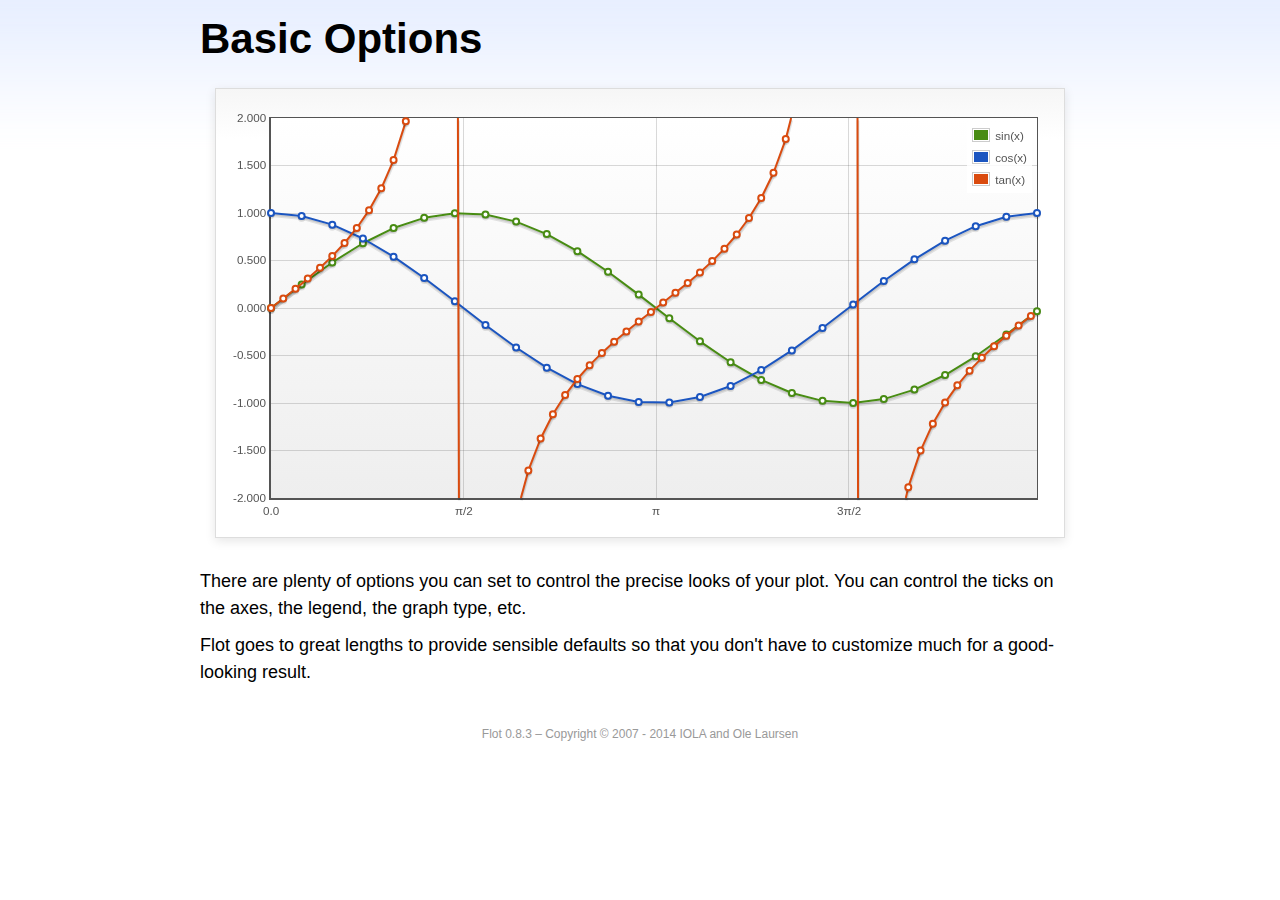
<file: admin/assets/libs/flot/examples/basic-options/index.html>
<!DOCTYPE html PUBLIC "-//W3C//DTD HTML 4.01//EN" "http://www.w3.org/TR/html4/strict.dtd">
<html>
<head>
	<meta http-equiv="Content-Type" content="text/html; charset=utf-8">
	<title>Flot Examples: Basic Options</title>
	<link href="../examples.css" rel="stylesheet" type="text/css">
	<!--[if lte IE 8]><script language="javascript" type="text/javascript" src="../../excanvas.min.js"></script><![endif]-->
	<script language="javascript" type="text/javascript" src="../../jquery.js"></script>
	<script language="javascript" type="text/javascript" src="../../jquery.flot.js"></script>
	<script type="text/javascript">

	$(function () {

		var d1 = [];
		for (var i = 0; i < Math.PI * 2; i += 0.25) {
			d1.push([i, Math.sin(i)]);
		}

		var d2 = [];
		for (var i = 0; i < Math.PI * 2; i += 0.25) {
			d2.push([i, Math.cos(i)]);
		}

		var d3 = [];
		for (var i = 0; i < Math.PI * 2; i += 0.1) {
			d3.push([i, Math.tan(i)]);
		}

		$.plot("#placeholder", [
			{ label: "sin(x)", data: d1 },
			{ label: "cos(x)", data: d2 },
			{ label: "tan(x)", data: d3 }
		], {
			series: {
				lines: { show: true },
				points: { show: true }
			},
			xaxis: {
				ticks: [
					0, [ Math.PI/2, "\u03c0/2" ], [ Math.PI, "\u03c0" ],
					[ Math.PI * 3/2, "3\u03c0/2" ], [ Math.PI * 2, "2\u03c0" ]
				]
			},
			yaxis: {
				ticks: 10,
				min: -2,
				max: 2,
				tickDecimals: 3
			},
			grid: {
				backgroundColor: { colors: [ "#fff", "#eee" ] },
				borderWidth: {
					top: 1,
					right: 1,
					bottom: 2,
					left: 2
				}
			}
		});

		// Add the Flot version string to the footer

		$("#footer").prepend("Flot " + $.plot.version + " &ndash; ");
	});

	</script>
</head>
<body>

	<div id="header">
		<h2>Basic Options</h2>
	</div>

	<div id="content">

		<div class="demo-container">
			<div id="placeholder" class="demo-placeholder"></div>
		</div>

		<p>There are plenty of options you can set to control the precise looks of your plot. You can control the ticks on the axes, the legend, the graph type, etc.</p>

		<p>Flot goes to great lengths to provide sensible defaults so that you don't have to customize much for a good-looking result.</p>

	</div>

	<div id="footer">
		Copyright &copy; 2007 - 2014 IOLA and Ole Laursen
	</div>

</body>
</html>
</file>
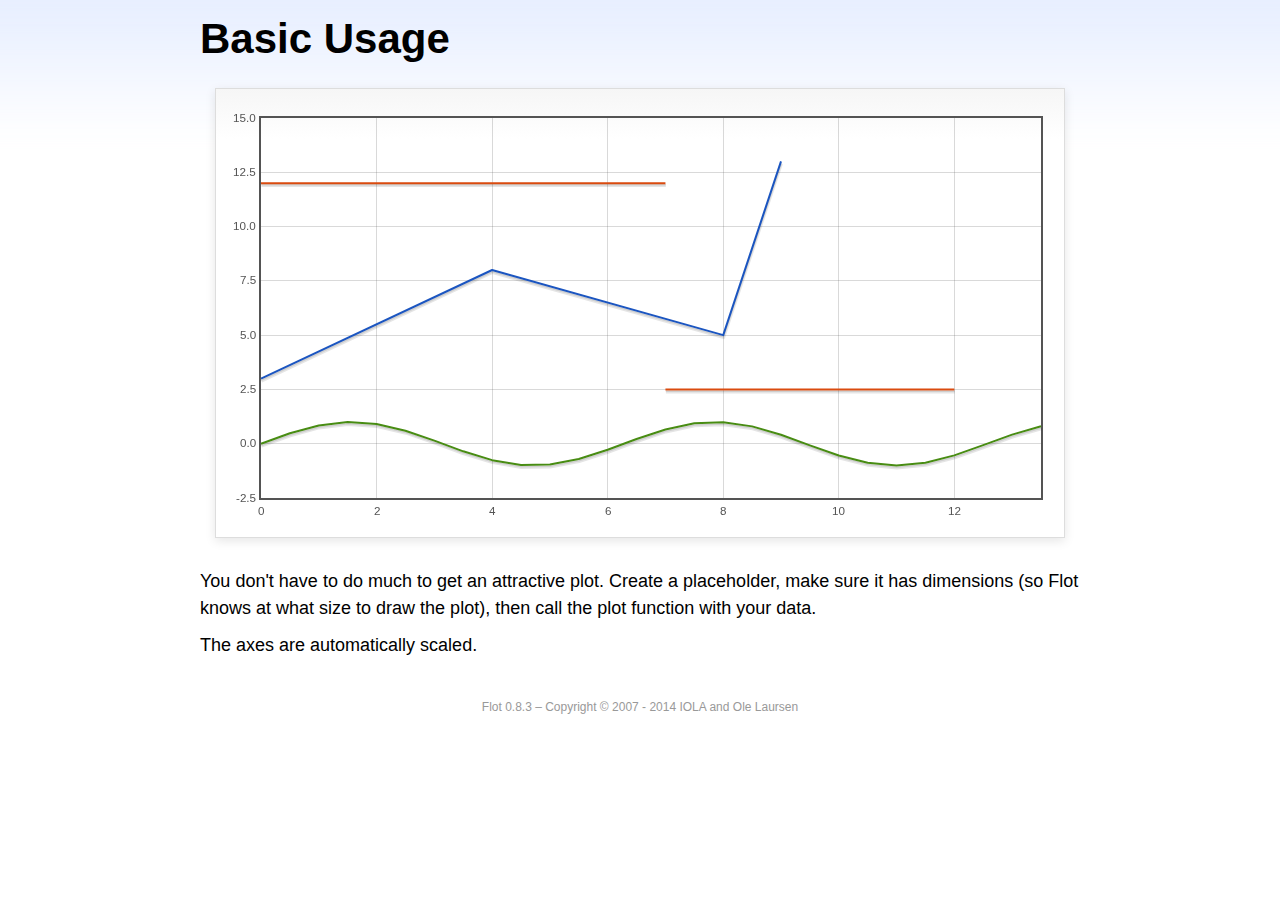
<file: admin/assets/libs/flot/examples/basic-usage/index.html>
<!DOCTYPE html PUBLIC "-//W3C//DTD HTML 4.01//EN" "http://www.w3.org/TR/html4/strict.dtd">
<html>
<head>
	<meta http-equiv="Content-Type" content="text/html; charset=utf-8">
	<title>Flot Examples: Basic Usage</title>
	<link href="../examples.css" rel="stylesheet" type="text/css">
	<!--[if lte IE 8]><script language="javascript" type="text/javascript" src="../../excanvas.min.js"></script><![endif]-->
	<script language="javascript" type="text/javascript" src="../../jquery.js"></script>
	<script language="javascript" type="text/javascript" src="../../jquery.flot.js"></script>
	<script type="text/javascript">

	$(function() {

		var d1 = [];
		for (var i = 0; i < 14; i += 0.5) {
			d1.push([i, Math.sin(i)]);
		}

		var d2 = [[0, 3], [4, 8], [8, 5], [9, 13]];

		// A null signifies separate line segments

		var d3 = [[0, 12], [7, 12], null, [7, 2.5], [12, 2.5]];

		$.plot("#placeholder", [ d1, d2, d3 ]);

		// Add the Flot version string to the footer

		$("#footer").prepend("Flot " + $.plot.version + " &ndash; ");
	});

	</script>
</head>
<body>

	<div id="header">
		<h2>Basic Usage</h2>
	</div>

	<div id="content">

		<div class="demo-container">
			<div id="placeholder" class="demo-placeholder"></div>
		</div>

		<p>You don't have to do much to get an attractive plot.  Create a placeholder, make sure it has dimensions (so Flot knows at what size to draw the plot), then call the plot function with your data.</p>

		<p>The axes are automatically scaled.</p>

	</div>

	<div id="footer">
		Copyright &copy; 2007 - 2014 IOLA and Ole Laursen
	</div>

</body>
</html>
</file>
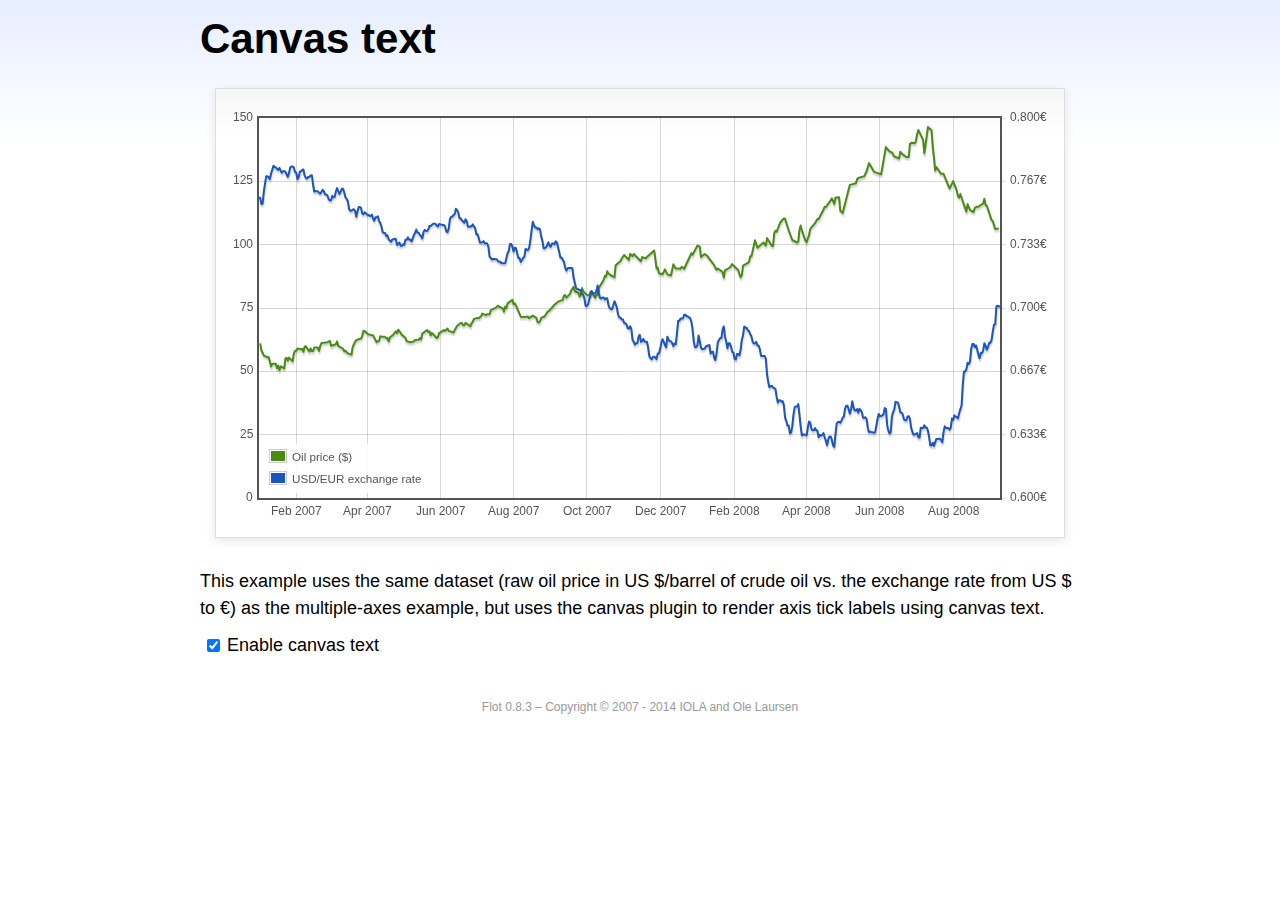
<file: admin/assets/libs/flot/examples/canvas/index.html>
<!DOCTYPE html PUBLIC "-//W3C//DTD HTML 4.01//EN" "http://www.w3.org/TR/html4/strict.dtd">
<html>
<head>
	<meta http-equiv="Content-Type" content="text/html; charset=utf-8">
	<title>Flot Examples: Canvas text</title>
	<link href="../examples.css" rel="stylesheet" type="text/css">
	<!--[if lte IE 8]><script language="javascript" type="text/javascript" src="../../excanvas.min.js"></script><![endif]-->
	<script language="javascript" type="text/javascript" src="../../jquery.js"></script>
	<script language="javascript" type="text/javascript" src="../../jquery.flot.js"></script>
	<script language="javascript" type="text/javascript" src="../../jquery.flot.time.js"></script>
	<script language="javascript" type="text/javascript" src="../../jquery.flot.canvas.js"></script>
	<script type="text/javascript">

	$(function() {

		var oilPrices = [[1167692400000,61.05], [1167778800000,58.32], [1167865200000,57.35], [1167951600000,56.31], [1168210800000,55.55], [1168297200000,55.64], [1168383600000,54.02], [1168470000000,51.88], [1168556400000,52.99], [1168815600000,52.99], [1168902000000,51.21], [1168988400000,52.24], [1169074800000,50.48], [1169161200000,51.99], [1169420400000,51.13], [1169506800000,55.04], [1169593200000,55.37], [1169679600000,54.23], [1169766000000,55.42], [1170025200000,54.01], [1170111600000,56.97], [1170198000000,58.14], [1170284400000,58.14], [1170370800000,59.02], [1170630000000,58.74], [1170716400000,58.88], [1170802800000,57.71], [1170889200000,59.71], [1170975600000,59.89], [1171234800000,57.81], [1171321200000,59.06], [1171407600000,58.00], [1171494000000,57.99], [1171580400000,59.39], [1171839600000,59.39], [1171926000000,58.07], [1172012400000,60.07], [1172098800000,61.14], [1172444400000,61.39], [1172530800000,61.46], [1172617200000,61.79], [1172703600000,62.00], [1172790000000,60.07], [1173135600000,60.69], [1173222000000,61.82], [1173308400000,60.05], [1173654000000,58.91], [1173740400000,57.93], [1173826800000,58.16], [1173913200000,57.55], [1173999600000,57.11], [1174258800000,56.59], [1174345200000,59.61], [1174518000000,61.69], [1174604400000,62.28], [1174860000000,62.91], [1174946400000,62.93], [1175032800000,64.03], [1175119200000,66.03], [1175205600000,65.87], [1175464800000,64.64], [1175637600000,64.38], [1175724000000,64.28], [1175810400000,64.28], [1176069600000,61.51], [1176156000000,61.89], [1176242400000,62.01], [1176328800000,63.85], [1176415200000,63.63], [1176674400000,63.61], [1176760800000,63.10], [1176847200000,63.13], [1176933600000,61.83], [1177020000000,63.38], [1177279200000,64.58], [1177452000000,65.84], [1177538400000,65.06], [1177624800000,66.46], [1177884000000,64.40], [1178056800000,63.68], [1178143200000,63.19], [1178229600000,61.93], [1178488800000,61.47], [1178575200000,61.55], [1178748000000,61.81], [1178834400000,62.37], [1179093600000,62.46], [1179180000000,63.17], [1179266400000,62.55], [1179352800000,64.94], [1179698400000,66.27], [1179784800000,65.50], [1179871200000,65.77], [1179957600000,64.18], [1180044000000,65.20], [1180389600000,63.15], [1180476000000,63.49], [1180562400000,65.08], [1180908000000,66.30], [1180994400000,65.96], [1181167200000,66.93], [1181253600000,65.98], [1181599200000,65.35], [1181685600000,66.26], [1181858400000,68.00], [1182117600000,69.09], [1182204000000,69.10], [1182290400000,68.19], [1182376800000,68.19], [1182463200000,69.14], [1182722400000,68.19], [1182808800000,67.77], [1182895200000,68.97], [1182981600000,69.57], [1183068000000,70.68], [1183327200000,71.09], [1183413600000,70.92], [1183586400000,71.81], [1183672800000,72.81], [1183932000000,72.19], [1184018400000,72.56], [1184191200000,72.50], [1184277600000,74.15], [1184623200000,75.05], [1184796000000,75.92], [1184882400000,75.57], [1185141600000,74.89], [1185228000000,73.56], [1185314400000,75.57], [1185400800000,74.95], [1185487200000,76.83], [1185832800000,78.21], [1185919200000,76.53], [1186005600000,76.86], [1186092000000,76.00], [1186437600000,71.59], [1186696800000,71.47], [1186956000000,71.62], [1187042400000,71.00], [1187301600000,71.98], [1187560800000,71.12], [1187647200000,69.47], [1187733600000,69.26], [1187820000000,69.83], [1187906400000,71.09], [1188165600000,71.73], [1188338400000,73.36], [1188511200000,74.04], [1188856800000,76.30], [1189116000000,77.49], [1189461600000,78.23], [1189548000000,79.91], [1189634400000,80.09], [1189720800000,79.10], [1189980000000,80.57], [1190066400000,81.93], [1190239200000,83.32], [1190325600000,81.62], [1190584800000,80.95], [1190671200000,79.53], [1190757600000,80.30], [1190844000000,82.88], [1190930400000,81.66], [1191189600000,80.24], [1191276000000,80.05], [1191362400000,79.94], [1191448800000,81.44], [1191535200000,81.22], [1191794400000,79.02], [1191880800000,80.26], [1191967200000,80.30], [1192053600000,83.08], [1192140000000,83.69], [1192399200000,86.13], [1192485600000,87.61], [1192572000000,87.40], [1192658400000,89.47], [1192744800000,88.60], [1193004000000,87.56], [1193090400000,87.56], [1193176800000,87.10], [1193263200000,91.86], [1193612400000,93.53], [1193698800000,94.53], [1193871600000,95.93], [1194217200000,93.98], [1194303600000,96.37], [1194476400000,95.46], [1194562800000,96.32], [1195081200000,93.43], [1195167600000,95.10], [1195426800000,94.64], [1195513200000,95.10], [1196031600000,97.70], [1196118000000,94.42], [1196204400000,90.62], [1196290800000,91.01], [1196377200000,88.71], [1196636400000,88.32], [1196809200000,90.23], [1196982000000,88.28], [1197241200000,87.86], [1197327600000,90.02], [1197414000000,92.25], [1197586800000,90.63], [1197846000000,90.63], [1197932400000,90.49], [1198018800000,91.24], [1198105200000,91.06], [1198191600000,90.49], [1198710000000,96.62], [1198796400000,96.00], [1199142000000,99.62], [1199314800000,99.18], [1199401200000,95.09], [1199660400000,96.33], [1199833200000,95.67], [1200351600000,91.90], [1200438000000,90.84], [1200524400000,90.13], [1200610800000,90.57], [1200956400000,89.21], [1201042800000,86.99], [1201129200000,89.85], [1201474800000,90.99], [1201561200000,91.64], [1201647600000,92.33], [1201734000000,91.75], [1202079600000,90.02], [1202166000000,88.41], [1202252400000,87.14], [1202338800000,88.11], [1202425200000,91.77], [1202770800000,92.78], [1202857200000,93.27], [1202943600000,95.46], [1203030000000,95.46], [1203289200000,101.74], [1203462000000,98.81], [1203894000000,100.88], [1204066800000,99.64], [1204153200000,102.59], [1204239600000,101.84], [1204498800000,99.52], [1204585200000,99.52], [1204671600000,104.52], [1204758000000,105.47], [1204844400000,105.15], [1205103600000,108.75], [1205276400000,109.92], [1205362800000,110.33], [1205449200000,110.21], [1205708400000,105.68], [1205967600000,101.84], [1206313200000,100.86], [1206399600000,101.22], [1206486000000,105.90], [1206572400000,107.58], [1206658800000,105.62], [1206914400000,101.58], [1207000800000,100.98], [1207173600000,103.83], [1207260000000,106.23], [1207605600000,108.50], [1207778400000,110.11], [1207864800000,110.14], [1208210400000,113.79], [1208296800000,114.93], [1208383200000,114.86], [1208728800000,117.48], [1208815200000,118.30], [1208988000000,116.06], [1209074400000,118.52], [1209333600000,118.75], [1209420000000,113.46], [1209592800000,112.52], [1210024800000,121.84], [1210111200000,123.53], [1210197600000,123.69], [1210543200000,124.23], [1210629600000,125.80], [1210716000000,126.29], [1211148000000,127.05], [1211320800000,129.07], [1211493600000,132.19], [1211839200000,128.85], [1212357600000,127.76], [1212703200000,138.54], [1212962400000,136.80], [1213135200000,136.38], [1213308000000,134.86], [1213653600000,134.01], [1213740000000,136.68], [1213912800000,135.65], [1214172000000,134.62], [1214258400000,134.62], [1214344800000,134.62], [1214431200000,139.64], [1214517600000,140.21], [1214776800000,140.00], [1214863200000,140.97], [1214949600000,143.57], [1215036000000,145.29], [1215381600000,141.37], [1215468000000,136.04], [1215727200000,146.40], [1215986400000,145.18], [1216072800000,138.74], [1216159200000,134.60], [1216245600000,129.29], [1216332000000,130.65], [1216677600000,127.95], [1216850400000,127.95], [1217282400000,122.19], [1217455200000,124.08], [1217541600000,125.10], [1217800800000,121.41], [1217887200000,119.17], [1217973600000,118.58], [1218060000000,120.02], [1218405600000,114.45], [1218492000000,113.01], [1218578400000,116.00], [1218751200000,113.77], [1219010400000,112.87], [1219096800000,114.53], [1219269600000,114.98], [1219356000000,114.98], [1219701600000,116.27], [1219788000000,118.15], [1219874400000,115.59], [1219960800000,115.46], [1220306400000,109.71], [1220392800000,109.35], [1220565600000,106.23], [1220824800000,106.34]];

		var exchangeRates = [[1167606000000,0.7580], [1167692400000,0.7580], [1167778800000,0.75470], [1167865200000,0.75490], [1167951600000,0.76130], [1168038000000,0.76550], [1168124400000,0.76930], [1168210800000,0.76940], [1168297200000,0.76880], [1168383600000,0.76780], [1168470000000,0.77080], [1168556400000,0.77270], [1168642800000,0.77490], [1168729200000,0.77410], [1168815600000,0.77410], [1168902000000,0.77320], [1168988400000,0.77270], [1169074800000,0.77370], [1169161200000,0.77240], [1169247600000,0.77120], [1169334000000,0.7720], [1169420400000,0.77210], [1169506800000,0.77170], [1169593200000,0.77040], [1169679600000,0.7690], [1169766000000,0.77110], [1169852400000,0.7740], [1169938800000,0.77450], [1170025200000,0.77450], [1170111600000,0.7740], [1170198000000,0.77160], [1170284400000,0.77130], [1170370800000,0.76780], [1170457200000,0.76880], [1170543600000,0.77180], [1170630000000,0.77180], [1170716400000,0.77280], [1170802800000,0.77290], [1170889200000,0.76980], [1170975600000,0.76850], [1171062000000,0.76810], [1171148400000,0.7690], [1171234800000,0.7690], [1171321200000,0.76980], [1171407600000,0.76990], [1171494000000,0.76510], [1171580400000,0.76130], [1171666800000,0.76160], [1171753200000,0.76140], [1171839600000,0.76140], [1171926000000,0.76070], [1172012400000,0.76020], [1172098800000,0.76110], [1172185200000,0.76220], [1172271600000,0.76150], [1172358000000,0.75980], [1172444400000,0.75980], [1172530800000,0.75920], [1172617200000,0.75730], [1172703600000,0.75660], [1172790000000,0.75670], [1172876400000,0.75910], [1172962800000,0.75820], [1173049200000,0.75850], [1173135600000,0.76130], [1173222000000,0.76310], [1173308400000,0.76150], [1173394800000,0.760], [1173481200000,0.76130], [1173567600000,0.76270], [1173654000000,0.76270], [1173740400000,0.76080], [1173826800000,0.75830], [1173913200000,0.75750], [1173999600000,0.75620], [1174086000000,0.7520], [1174172400000,0.75120], [1174258800000,0.75120], [1174345200000,0.75170], [1174431600000,0.7520], [1174518000000,0.75110], [1174604400000,0.7480], [1174690800000,0.75090], [1174777200000,0.75310], [1174860000000,0.75310], [1174946400000,0.75270], [1175032800000,0.74980], [1175119200000,0.74930], [1175205600000,0.75040], [1175292000000,0.750], [1175378400000,0.74910], [1175464800000,0.74910], [1175551200000,0.74850], [1175637600000,0.74840], [1175724000000,0.74920], [1175810400000,0.74710], [1175896800000,0.74590], [1175983200000,0.74770], [1176069600000,0.74770], [1176156000000,0.74830], [1176242400000,0.74580], [1176328800000,0.74480], [1176415200000,0.7430], [1176501600000,0.73990], [1176588000000,0.73950], [1176674400000,0.73950], [1176760800000,0.73780], [1176847200000,0.73820], [1176933600000,0.73620], [1177020000000,0.73550], [1177106400000,0.73480], [1177192800000,0.73610], [1177279200000,0.73610], [1177365600000,0.73650], [1177452000000,0.73620], [1177538400000,0.73310], [1177624800000,0.73390], [1177711200000,0.73440], [1177797600000,0.73270], [1177884000000,0.73270], [1177970400000,0.73360], [1178056800000,0.73330], [1178143200000,0.73590], [1178229600000,0.73590], [1178316000000,0.73720], [1178402400000,0.7360], [1178488800000,0.7360], [1178575200000,0.7350], [1178661600000,0.73650], [1178748000000,0.73840], [1178834400000,0.73950], [1178920800000,0.74130], [1179007200000,0.73970], [1179093600000,0.73960], [1179180000000,0.73850], [1179266400000,0.73780], [1179352800000,0.73660], [1179439200000,0.740], [1179525600000,0.74110], [1179612000000,0.74060], [1179698400000,0.74050], [1179784800000,0.74140], [1179871200000,0.74310], [1179957600000,0.74310], [1180044000000,0.74380], [1180130400000,0.74430], [1180216800000,0.74430], [1180303200000,0.74430], [1180389600000,0.74340], [1180476000000,0.74290], [1180562400000,0.74420], [1180648800000,0.7440], [1180735200000,0.74390], [1180821600000,0.74370], [1180908000000,0.74370], [1180994400000,0.74290], [1181080800000,0.74030], [1181167200000,0.73990], [1181253600000,0.74180], [1181340000000,0.74680], [1181426400000,0.7480], [1181512800000,0.7480], [1181599200000,0.7490], [1181685600000,0.74940], [1181772000000,0.75220], [1181858400000,0.75150], [1181944800000,0.75020], [1182031200000,0.74720], [1182117600000,0.74720], [1182204000000,0.74620], [1182290400000,0.74550], [1182376800000,0.74490], [1182463200000,0.74670], [1182549600000,0.74580], [1182636000000,0.74270], [1182722400000,0.74270], [1182808800000,0.7430], [1182895200000,0.74290], [1182981600000,0.7440], [1183068000000,0.7430], [1183154400000,0.74220], [1183240800000,0.73880], [1183327200000,0.73880], [1183413600000,0.73690], [1183500000000,0.73450], [1183586400000,0.73450], [1183672800000,0.73450], [1183759200000,0.73520], [1183845600000,0.73410], [1183932000000,0.73410], [1184018400000,0.7340], [1184104800000,0.73240], [1184191200000,0.72720], [1184277600000,0.72640], [1184364000000,0.72550], [1184450400000,0.72580], [1184536800000,0.72580], [1184623200000,0.72560], [1184709600000,0.72570], [1184796000000,0.72470], [1184882400000,0.72430], [1184968800000,0.72440], [1185055200000,0.72350], [1185141600000,0.72350], [1185228000000,0.72350], [1185314400000,0.72350], [1185400800000,0.72620], [1185487200000,0.72880], [1185573600000,0.73010], [1185660000000,0.73370], [1185746400000,0.73370], [1185832800000,0.73240], [1185919200000,0.72970], [1186005600000,0.73170], [1186092000000,0.73150], [1186178400000,0.72880], [1186264800000,0.72630], [1186351200000,0.72630], [1186437600000,0.72420], [1186524000000,0.72530], [1186610400000,0.72640], [1186696800000,0.7270], [1186783200000,0.73120], [1186869600000,0.73050], [1186956000000,0.73050], [1187042400000,0.73180], [1187128800000,0.73580], [1187215200000,0.74090], [1187301600000,0.74540], [1187388000000,0.74370], [1187474400000,0.74240], [1187560800000,0.74240], [1187647200000,0.74150], [1187733600000,0.74190], [1187820000000,0.74140], [1187906400000,0.73770], [1187992800000,0.73550], [1188079200000,0.73150], [1188165600000,0.73150], [1188252000000,0.7320], [1188338400000,0.73320], [1188424800000,0.73460], [1188511200000,0.73280], [1188597600000,0.73230], [1188684000000,0.7340], [1188770400000,0.7340], [1188856800000,0.73360], [1188943200000,0.73510], [1189029600000,0.73460], [1189116000000,0.73210], [1189202400000,0.72940], [1189288800000,0.72660], [1189375200000,0.72660], [1189461600000,0.72540], [1189548000000,0.72420], [1189634400000,0.72130], [1189720800000,0.71970], [1189807200000,0.72090], [1189893600000,0.7210], [1189980000000,0.7210], [1190066400000,0.7210], [1190152800000,0.72090], [1190239200000,0.71590], [1190325600000,0.71330], [1190412000000,0.71050], [1190498400000,0.70990], [1190584800000,0.70990], [1190671200000,0.70930], [1190757600000,0.70930], [1190844000000,0.70760], [1190930400000,0.7070], [1191016800000,0.70490], [1191103200000,0.70120], [1191189600000,0.70110], [1191276000000,0.70190], [1191362400000,0.70460], [1191448800000,0.70630], [1191535200000,0.70890], [1191621600000,0.70770], [1191708000000,0.70770], [1191794400000,0.70770], [1191880800000,0.70910], [1191967200000,0.71180], [1192053600000,0.70790], [1192140000000,0.70530], [1192226400000,0.7050], [1192312800000,0.70550], [1192399200000,0.70550], [1192485600000,0.70450], [1192572000000,0.70510], [1192658400000,0.70510], [1192744800000,0.70170], [1192831200000,0.70], [1192917600000,0.69950], [1193004000000,0.69940], [1193090400000,0.70140], [1193176800000,0.70360], [1193263200000,0.70210], [1193349600000,0.70020], [1193436000000,0.69670], [1193522400000,0.6950], [1193612400000,0.6950], [1193698800000,0.69390], [1193785200000,0.6940], [1193871600000,0.69220], [1193958000000,0.69190], [1194044400000,0.69140], [1194130800000,0.68940], [1194217200000,0.68910], [1194303600000,0.69040], [1194390000000,0.6890], [1194476400000,0.68340], [1194562800000,0.68230], [1194649200000,0.68070], [1194735600000,0.68150], [1194822000000,0.68150], [1194908400000,0.68470], [1194994800000,0.68590], [1195081200000,0.68220], [1195167600000,0.68270], [1195254000000,0.68370], [1195340400000,0.68230], [1195426800000,0.68220], [1195513200000,0.68220], [1195599600000,0.67920], [1195686000000,0.67460], [1195772400000,0.67350], [1195858800000,0.67310], [1195945200000,0.67420], [1196031600000,0.67440], [1196118000000,0.67390], [1196204400000,0.67310], [1196290800000,0.67610], [1196377200000,0.67610], [1196463600000,0.67850], [1196550000000,0.68180], [1196636400000,0.68360], [1196722800000,0.68230], [1196809200000,0.68050], [1196895600000,0.67930], [1196982000000,0.68490], [1197068400000,0.68330], [1197154800000,0.68250], [1197241200000,0.68250], [1197327600000,0.68160], [1197414000000,0.67990], [1197500400000,0.68130], [1197586800000,0.68090], [1197673200000,0.68680], [1197759600000,0.69330], [1197846000000,0.69330], [1197932400000,0.69450], [1198018800000,0.69440], [1198105200000,0.69460], [1198191600000,0.69640], [1198278000000,0.69650], [1198364400000,0.69560], [1198450800000,0.69560], [1198537200000,0.6950], [1198623600000,0.69480], [1198710000000,0.69280], [1198796400000,0.68870], [1198882800000,0.68240], [1198969200000,0.67940], [1199055600000,0.67940], [1199142000000,0.68030], [1199228400000,0.68550], [1199314800000,0.68240], [1199401200000,0.67910], [1199487600000,0.67830], [1199574000000,0.67850], [1199660400000,0.67850], [1199746800000,0.67970], [1199833200000,0.680], [1199919600000,0.68030], [1200006000000,0.68050], [1200092400000,0.6760], [1200178800000,0.6770], [1200265200000,0.6770], [1200351600000,0.67360], [1200438000000,0.67260], [1200524400000,0.67640], [1200610800000,0.68210], [1200697200000,0.68310], [1200783600000,0.68420], [1200870000000,0.68420], [1200956400000,0.68870], [1201042800000,0.69030], [1201129200000,0.68480], [1201215600000,0.68240], [1201302000000,0.67880], [1201388400000,0.68140], [1201474800000,0.68140], [1201561200000,0.67970], [1201647600000,0.67690], [1201734000000,0.67650], [1201820400000,0.67330], [1201906800000,0.67290], [1201993200000,0.67580], [1202079600000,0.67580], [1202166000000,0.6750], [1202252400000,0.6780], [1202338800000,0.68330], [1202425200000,0.68560], [1202511600000,0.69030], [1202598000000,0.68960], [1202684400000,0.68960], [1202770800000,0.68820], [1202857200000,0.68790], [1202943600000,0.68620], [1203030000000,0.68520], [1203116400000,0.68230], [1203202800000,0.68130], [1203289200000,0.68130], [1203375600000,0.68220], [1203462000000,0.68020], [1203548400000,0.68020], [1203634800000,0.67840], [1203721200000,0.67480], [1203807600000,0.67470], [1203894000000,0.67470], [1203980400000,0.67480], [1204066800000,0.67330], [1204153200000,0.6650], [1204239600000,0.66110], [1204326000000,0.65830], [1204412400000,0.6590], [1204498800000,0.6590], [1204585200000,0.65810], [1204671600000,0.65780], [1204758000000,0.65740], [1204844400000,0.65320], [1204930800000,0.65020], [1205017200000,0.65140], [1205103600000,0.65140], [1205190000000,0.65070], [1205276400000,0.6510], [1205362800000,0.64890], [1205449200000,0.64240], [1205535600000,0.64060], [1205622000000,0.63820], [1205708400000,0.63820], [1205794800000,0.63410], [1205881200000,0.63440], [1205967600000,0.63780], [1206054000000,0.64390], [1206140400000,0.64780], [1206226800000,0.64810], [1206313200000,0.64810], [1206399600000,0.64940], [1206486000000,0.64380], [1206572400000,0.63770], [1206658800000,0.63290], [1206745200000,0.63360], [1206831600000,0.63330], [1206914400000,0.63330], [1207000800000,0.6330], [1207087200000,0.63710], [1207173600000,0.64030], [1207260000000,0.63960], [1207346400000,0.63640], [1207432800000,0.63560], [1207519200000,0.63560], [1207605600000,0.63680], [1207692000000,0.63570], [1207778400000,0.63540], [1207864800000,0.6320], [1207951200000,0.63320], [1208037600000,0.63280], [1208124000000,0.63310], [1208210400000,0.63420], [1208296800000,0.63210], [1208383200000,0.63020], [1208469600000,0.62780], [1208556000000,0.63080], [1208642400000,0.63240], [1208728800000,0.63240], [1208815200000,0.63070], [1208901600000,0.62770], [1208988000000,0.62690], [1209074400000,0.63350], [1209160800000,0.63920], [1209247200000,0.640], [1209333600000,0.64010], [1209420000000,0.63960], [1209506400000,0.64070], [1209592800000,0.64230], [1209679200000,0.64290], [1209765600000,0.64720], [1209852000000,0.64850], [1209938400000,0.64860], [1210024800000,0.64670], [1210111200000,0.64440], [1210197600000,0.64670], [1210284000000,0.65090], [1210370400000,0.64780], [1210456800000,0.64610], [1210543200000,0.64610], [1210629600000,0.64680], [1210716000000,0.64490], [1210802400000,0.6470], [1210888800000,0.64610], [1210975200000,0.64520], [1211061600000,0.64220], [1211148000000,0.64220], [1211234400000,0.64250], [1211320800000,0.64140], [1211407200000,0.63660], [1211493600000,0.63460], [1211580000000,0.6350], [1211666400000,0.63460], [1211752800000,0.63460], [1211839200000,0.63430], [1211925600000,0.63460], [1212012000000,0.63790], [1212098400000,0.64160], [1212184800000,0.64420], [1212271200000,0.64310], [1212357600000,0.64310], [1212444000000,0.64350], [1212530400000,0.6440], [1212616800000,0.64730], [1212703200000,0.64690], [1212789600000,0.63860], [1212876000000,0.63560], [1212962400000,0.6340], [1213048800000,0.63460], [1213135200000,0.6430], [1213221600000,0.64520], [1213308000000,0.64670], [1213394400000,0.65060], [1213480800000,0.65040], [1213567200000,0.65030], [1213653600000,0.64810], [1213740000000,0.64510], [1213826400000,0.6450], [1213912800000,0.64410], [1213999200000,0.64140], [1214085600000,0.64090], [1214172000000,0.64090], [1214258400000,0.64280], [1214344800000,0.64310], [1214431200000,0.64180], [1214517600000,0.63710], [1214604000000,0.63490], [1214690400000,0.63330], [1214776800000,0.63340], [1214863200000,0.63380], [1214949600000,0.63420], [1215036000000,0.6320], [1215122400000,0.63180], [1215208800000,0.6370], [1215295200000,0.63680], [1215381600000,0.63680], [1215468000000,0.63830], [1215554400000,0.63710], [1215640800000,0.63710], [1215727200000,0.63550], [1215813600000,0.6320], [1215900000000,0.62770], [1215986400000,0.62760], [1216072800000,0.62910], [1216159200000,0.62740], [1216245600000,0.62930], [1216332000000,0.63110], [1216418400000,0.6310], [1216504800000,0.63120], [1216591200000,0.63120], [1216677600000,0.63040], [1216764000000,0.62940], [1216850400000,0.63480], [1216936800000,0.63780], [1217023200000,0.63680], [1217109600000,0.63680], [1217196000000,0.63680], [1217282400000,0.6360], [1217368800000,0.6370], [1217455200000,0.64180], [1217541600000,0.64110], [1217628000000,0.64350], [1217714400000,0.64270], [1217800800000,0.64270], [1217887200000,0.64190], [1217973600000,0.64460], [1218060000000,0.64680], [1218146400000,0.64870], [1218232800000,0.65940], [1218319200000,0.66660], [1218405600000,0.66660], [1218492000000,0.66780], [1218578400000,0.67120], [1218664800000,0.67050], [1218751200000,0.67180], [1218837600000,0.67840], [1218924000000,0.68110], [1219010400000,0.68110], [1219096800000,0.67940], [1219183200000,0.68040], [1219269600000,0.67810], [1219356000000,0.67560], [1219442400000,0.67350], [1219528800000,0.67630], [1219615200000,0.67620], [1219701600000,0.67770], [1219788000000,0.68150], [1219874400000,0.68020], [1219960800000,0.6780], [1220047200000,0.67960], [1220133600000,0.68170], [1220220000000,0.68170], [1220306400000,0.68320], [1220392800000,0.68770], [1220479200000,0.69120], [1220565600000,0.69140], [1220652000000,0.70090], [1220738400000,0.70120], [1220824800000,0.7010], [1220911200000,0.70050]];

		var data = [
			{ data: oilPrices, label: "Oil price ($)" },
			{ data: exchangeRates, label: "USD/EUR exchange rate", yaxis: 2 }
		];

		var options = {
			canvas: true,
			xaxes: [ { mode: "time" } ],
			yaxes: [ { min: 0 }, {
				position: "right",
				alignTicksWithAxis: 1,
				tickFormatter: function(value, axis) {
					return value.toFixed(axis.tickDecimals) + "€";
				}
			} ],
			legend: { position: "sw" }
		}

		$.plot("#placeholder", data, options);

		$("input").change(function () {
			options.canvas = $(this).is(":checked");
			$.plot("#placeholder", data, options);
		});

		// Add the Flot version string to the footer

		$("#footer").prepend("Flot " + $.plot.version + " &ndash; ");
	});

	</script>
</head>
<body>

	<div id="header">
		<h2>Canvas text</h2>
	</div>

	<div id="content">

		<div class="demo-container">
			<div id="placeholder" class="demo-placeholder"></div>
		</div>

		<p>This example uses the same dataset (raw oil price in US $/barrel of crude oil vs. the exchange rate from US $ to €) as the multiple-axes example, but uses the canvas plugin to render axis tick labels using canvas text.</p>

		<p><input type="checkbox" checked="checked">Enable canvas text</input></p>

	</div>

	<div id="footer">
		Copyright &copy; 2007 - 2014 IOLA and Ole Laursen
	</div>

</body>
</html>
</file>
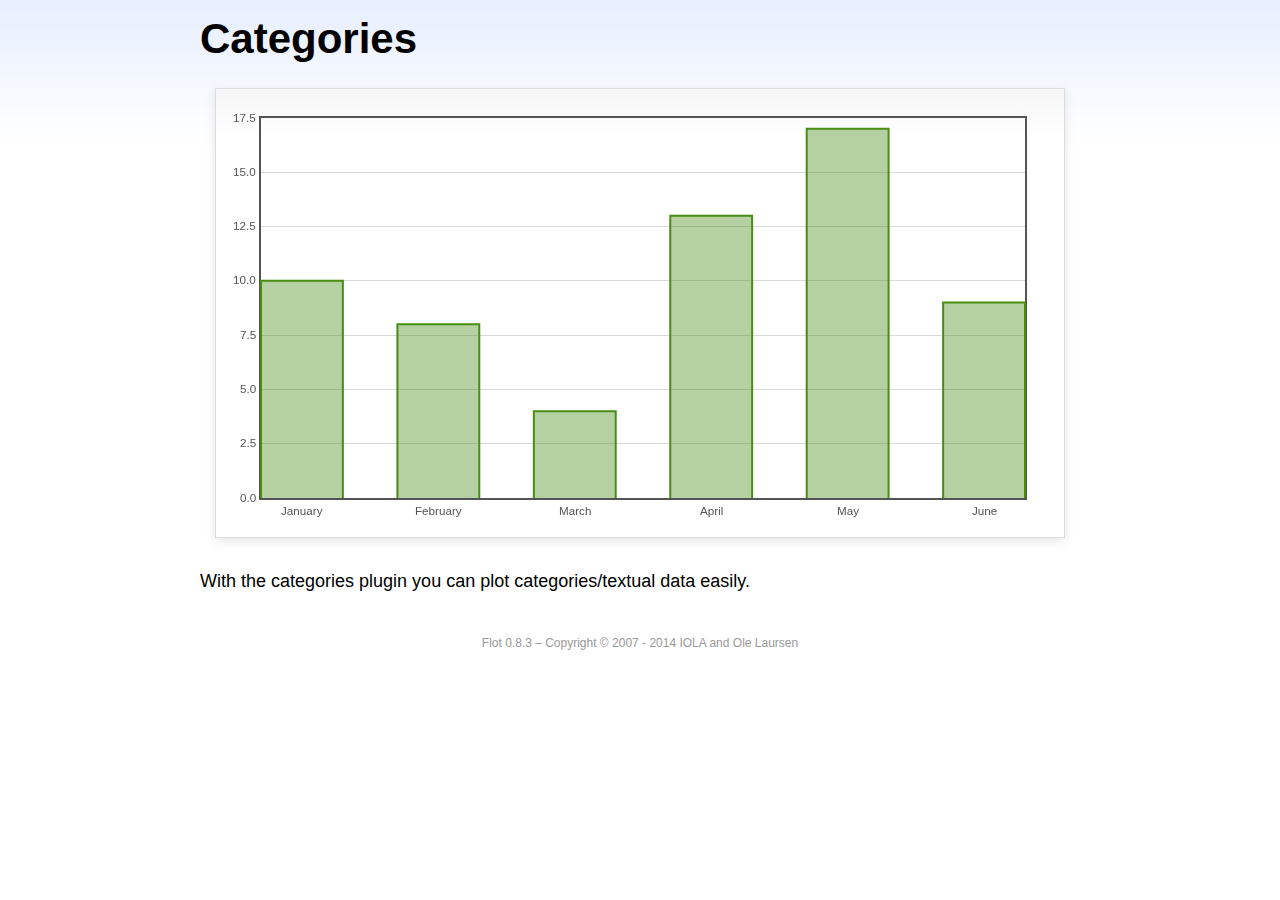
<file: admin/assets/libs/flot/examples/categories/index.html>
<!DOCTYPE html PUBLIC "-//W3C//DTD HTML 4.01//EN" "http://www.w3.org/TR/html4/strict.dtd">
<html>
<head>
	<meta http-equiv="Content-Type" content="text/html; charset=utf-8">
	<title>Flot Examples: Categories</title>
	<link href="../examples.css" rel="stylesheet" type="text/css">
	<!--[if lte IE 8]><script language="javascript" type="text/javascript" src="../../excanvas.min.js"></script><![endif]-->
	<script language="javascript" type="text/javascript" src="../../jquery.js"></script>
	<script language="javascript" type="text/javascript" src="../../jquery.flot.js"></script>
	<script language="javascript" type="text/javascript" src="../../jquery.flot.categories.js"></script>
	<script type="text/javascript">

	$(function() {

		var data = [ ["January", 10], ["February", 8], ["March", 4], ["April", 13], ["May", 17], ["June", 9] ];

		$.plot("#placeholder", [ data ], {
			series: {
				bars: {
					show: true,
					barWidth: 0.6,
					align: "center"
				}
			},
			xaxis: {
				mode: "categories",
				tickLength: 0
			}
		});

		// Add the Flot version string to the footer

		$("#footer").prepend("Flot " + $.plot.version + " &ndash; ");
	});

	</script>
</head>
<body>

	<div id="header">
		<h2>Categories</h2>
	</div>

	<div id="content">

		<div class="demo-container">
			<div id="placeholder" class="demo-placeholder"></div>
		</div>

		<p>With the categories plugin you can plot categories/textual data easily.</p>

	</div>

	<div id="footer">
		Copyright &copy; 2007 - 2014 IOLA and Ole Laursen
	</div>

</body>
</html>
</file>
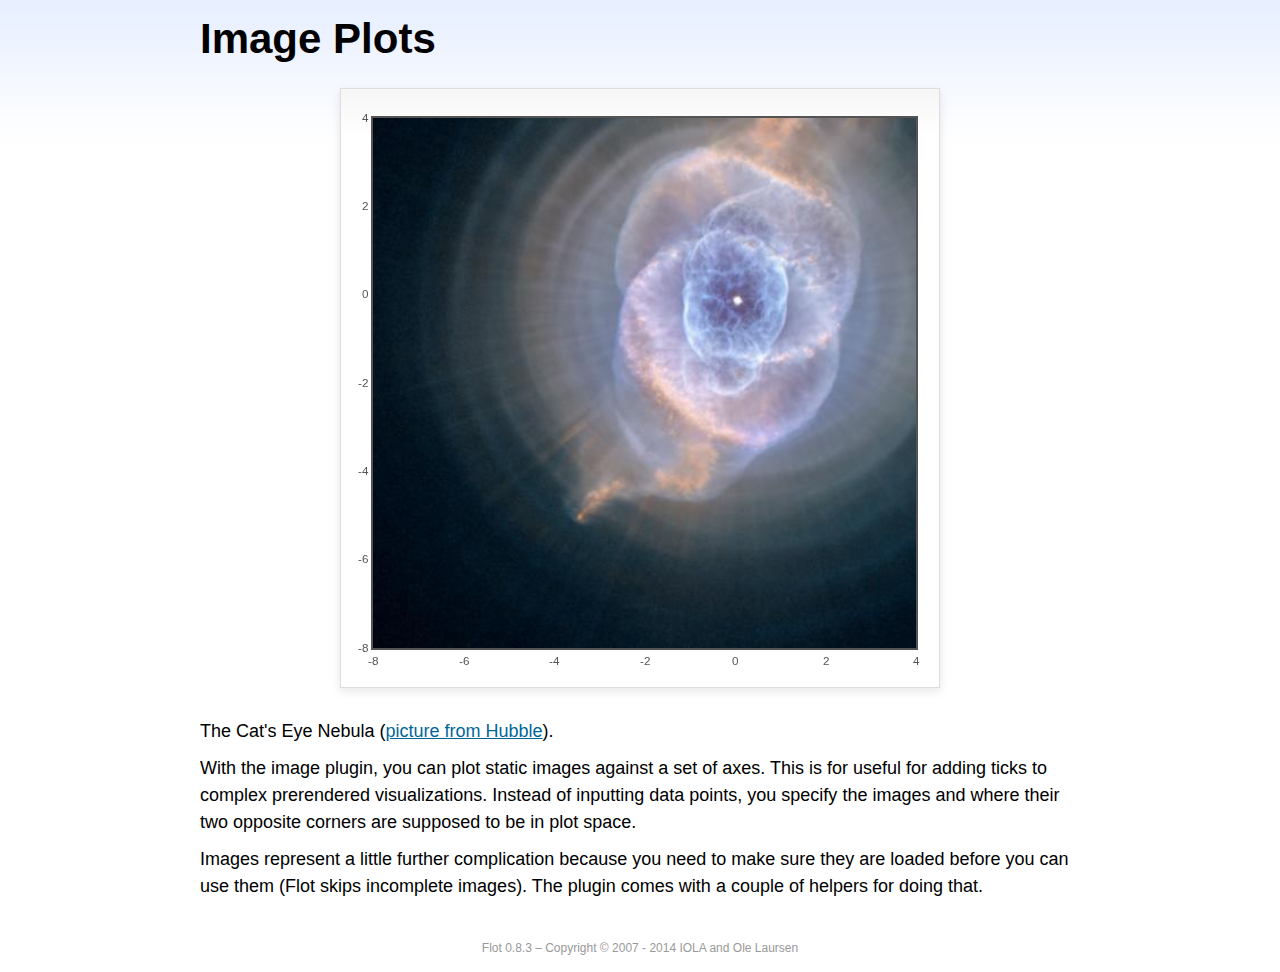
<file: admin/assets/libs/flot/examples/image/index.html>
<!DOCTYPE html PUBLIC "-//W3C//DTD HTML 4.01//EN" "http://www.w3.org/TR/html4/strict.dtd">
<html>
<head>
	<meta http-equiv="Content-Type" content="text/html; charset=utf-8">
	<title>Flot Examples: Image Plots</title>
	<link href="../examples.css" rel="stylesheet" type="text/css">
	<!--[if lte IE 8]><script language="javascript" type="text/javascript" src="../../excanvas.min.js"></script><![endif]-->
	<script language="javascript" type="text/javascript" src="../../jquery.js"></script>
	<script language="javascript" type="text/javascript" src="../../jquery.flot.js"></script>
	<script language="javascript" type="text/javascript" src="../../jquery.flot.image.js"></script>
	<script type="text/javascript">

	$(function() {

		var data = [[["hs-2004-27-a-large-web.jpg", -10, -10, 10, 10]]];

		var options = {
			series: {
				images: {
					show: true
				}
			},
			xaxis: {
				min: -8,
				max: 4
			},
			yaxis: {
				min: -8,
				max: 4
			}
		};

		$.plot.image.loadDataImages(data, options, function () {
			$.plot("#placeholder", data, options);
		});

		// Add the Flot version string to the footer

		$("#footer").prepend("Flot " + $.plot.version + " &ndash; ");
	});

	</script>
</head>
<body>

	<div id="header">
		<h2>Image Plots</h2>
	</div>

	<div id="content">

		<div class="demo-container" style="width:600px;height:600px;">
			<div id="placeholder" class="demo-placeholder"></div>
		</div>

		<p>The Cat's Eye Nebula (<a href="http://hubblesite.org/gallery/album/nebula/pr2004027a/">picture from Hubble</a>).</p>

		<p>With the image plugin, you can plot static images against a set of axes. This is for useful for adding ticks to complex prerendered visualizations. Instead of inputting data points, you specify the images and where their two opposite corners are supposed to be in plot space.</p>

		<p>Images represent a little further complication because you need to make sure they are loaded before you can use them (Flot skips incomplete images). The plugin comes with a couple of helpers for doing that.</p>

	</div>

	<div id="footer">
		Copyright &copy; 2007 - 2014 IOLA and Ole Laursen
	</div>

</body>
</html>
</file>
<file: assets/css/gijgo.css>
.gj-button {
    background-color: #f5f5f5;
    border: 1px solid #ddd;
    color: #000;
    border-radius: 3px;
    padding: 6px 10px;
    cursor: pointer;
}

.gj-unselectable {
    -webkit-touch-callout: none;
    -webkit-user-select: none;
    -khtml-user-select: none;
    -moz-user-select: none;
    -ms-user-select: none;
    user-select: none;
}

.gj-row {
    display: -webkit-box;
    display: -ms-flexbox;
    display: flex;
    -ms-flex-wrap: wrap;
    flex-wrap: wrap;
}

.gj-margin-left-5 {
    margin-left: 5px;
}

.gj-margin-left-10 {
    margin-left: 10px;
}

.gj-width-full {
    width: 100%;
}

.gj-cursor-pointer {
    cursor: pointer;
}

.gj-text-align-center {
    text-align: center;
}

.gj-font-size-16 {
    font-size: 16px;
}

.gj-hidden {
    display: none;
}

/** Material Design */
.gj-button-md {
    background: 0 0;
    border: none;
    border-radius: 2px;
    color: rgba(0, 0, 0, 0.87);
    position: relative;
    height: 36px;
    margin: 0;
    min-width: 64px;
    padding: 0 16px;
    display: inline-block;
    font-family: "Roboto","Helvetica","Arial",sans-serif;
    font-size: 1rem;
    font-weight: 500;
    text-transform: uppercase;
    letter-spacing: 0;
    overflow: hidden;
    will-change: box-shadow;
    transition: box-shadow .2s cubic-bezier(.4,0,1,1),background-color .2s cubic-bezier(.4,0,.2,1),color .2s cubic-bezier(.4,0,.2,1);
    outline: none;
    cursor: pointer;
    text-decoration: none;
    text-align: center;
    line-height: 36px;
    vertical-align: middle;
    overflow: hidden;
    -webkit-user-select: none;
    -moz-user-select: none;
    -ms-user-select: none;
    user-select: none;
}

.gj-button-md:hover {
    background-color: rgba(158,158,158,.2);
}

.gj-button-md:disabled {
    color: rgba(0,0,0,.26);
    background: 0 0;
}

.gj-button-md .material-icons,
.gj-button-md .gj-icon {
    vertical-align: middle;
    /*font-size: 1.3rem;
    margin-right: 4px;*/
}

.gj-button-md.gj-button-md-icon {
    width: 24px;
    height: 31px;
    min-width: 24px;
    padding: 0px;
    display: table;
}

.gj-button-md.gj-button-md-icon .material-icons,
.gj-button-md.gj-button-md-icon .gj-icon {
    display: table-cell;
    margin-right: 0px;
    width: 24px;
    height: 24px;
}

.gj-button-md.active {
    background-color: rgba(158,158,158,.4);
}

.gj-button-md-group {
    position: relative;
    display: inline-block;
    vertical-align: middle;
}
.gj-textbox-md {
	/* border: none; */
	/* border-bottom: 1px solid rgba(0,0,0,.42); */
	display: block;
	font-family: "Helvetica","Arial",sans-serif;
	font-size: 16px;
	line-height: 16px;
	/* padding: 4px 0px; */
	margin: 0;
	/* width: 100%; */
	background: 0 0;
	/* text-align: ; */
	color: rgba(0,0,0,.87);
	padding-left: 44px;
	border: 1px solid #dca73a;
	/* padding: 15px 15px; */
	/* text-align: center; */
	width: 177px;
	height: 55px;
	border-radius: 5px;
}
.gj-textbox-md:focus,
.gj-textbox-md:active {
    /* border-bottom: 2px solid rgba(0,0,0,.42); */
    outline: none;
}

.gj-textbox-md::placeholder {
    color: #8e8e8e;
}

.gj-textbox-md:-ms-input-placeholder {
    color: #8e8e8e;
}

.gj-textbox-md::-ms-input-placeholder {
    color: #8e8e8e;
}

.gj-md-spacer-24 {
    min-width: 24px;
    width: 24px;
    display: inline-block;
}

.gj-md-spacer-32 {
    min-width: 32px;
    width: 32px;
    display: inline-block;
}

.gj-modal {
    position: fixed;
    top: 0;
    right: 0;
    bottom: 0;
    left: 0;
    z-index: 1203;
    display: none;
    overflow: hidden;
    -webkit-overflow-scrolling: touch;
    outline: 0;
    background-color: rgba(0, 0, 0, 0.54118);
    transition: 200ms ease opacity;
    will-change: opacity;
}

/* List */
ul.gj-list li [data-role="wrapper"] {
    display: table;
    width: 100%;
}

ul.gj-list li [data-role="checkbox"] {
    display: table-cell;
    vertical-align:middle;
    text-align:center;
}

ul.gj-list li [data-role="image"] {
    display: table-cell;
    vertical-align:middle;
    text-align:center;
}

ul.gj-list li [data-role="display"] {
    display: table-cell;
    vertical-align:middle;
    cursor: pointer;
}

ul.gj-list li [data-role="display"]:empty:before {
  content: "\200b"; /* unicode zero width space character */
}

/* List - Bootstrap */
ul.gj-list-bootstrap {
    padding-left: 0px;
    margin-bottom: 0px;
}

ul.gj-list-bootstrap li {
    padding: 0px;
}

ul.gj-list-bootstrap li [data-role="wrapper"] {
    padding: 0px 10px;
}

ul.gj-list-bootstrap li [data-role="checkbox"] {
    width: 24px;
    padding: 3px;
}

ul.gj-list-bootstrap li [data-role="image"] {
    width: 24px;
    height: 24px;
}

ul.gj-list-bootstrap li [data-role="display"] {
    padding: 8px 0px 8px 4px;
}

.list-group-item.active ul li, .list-group-item.active:focus ul li, .list-group-item.active:hover ul li {
    text-shadow: none;
    color:initial;
}

/* List - Material Design */
ul.gj-list-md {
    padding: 0px;
    list-style: none;
    list-style-type: none;
    line-height: 24px;
    letter-spacing: 0;
    color: #616161; /* Gray 700 */
}

ul.gj-list-md li {
    display: list-item;
    list-style-type: none;
    padding: 0px;
    min-height: unset;
    box-sizing: border-box;
    align-items: center;
    cursor: default;
    overflow: hidden;

    font-family: "Roboto","Helvetica","Arial",sans-serif;
    font-size: 16px;
    font-weight: 400;
    letter-spacing: .04em;
    line-height: 1;
    
    -webkit-flex-direction: row;
    -ms-flex-direction: row;
    flex-direction: row;
    -webkit-flex-wrap: nowrap;
    -ms-flex-wrap: nowrap;
    flex-wrap: nowrap;
}

ul.gj-list-md li [data-role="checkbox"] {
    height: 24px;
    width: 24px;
}

ul.gj-list-md li [data-role="image"] {
    height: 24px;
    width: 24px;
}

ul.gj-list-md li [data-role="display"] {
    padding: 8px 0px 8px 5px;
    order: 0;
    flex-grow: 2;
    text-decoration: none;
    box-sizing: border-box;
    align-items: center;
    text-align: left;
    color: rgba(0,0,0,.87);
}

ul.gj-list-md li.disabled>[data-role="wrapper"]>[data-role="display"] {
    color: #9E9E9E; /* Gray 500 */
}

.gj-list-md-active {
    background: #e0e0e0;
    color: #3f51b5;
}


/* Picker */
.gj-picker {
    position: absolute;
    z-index: 1203;
    background-color: #fff;
}

.gj-picker .selected {
    color: #fff;
}

/* Material Design */
.gj-picker-md {
    font-family: "Roboto","Helvetica","Arial",sans-serif;
    font-size: 16px;
    font-weight: 400;
    letter-spacing: .04em;
    line-height: 1;
    color: rgba(0,0,0,.87);
    border: 1px solid #E0E0E0;
}

.gj-modal .gj-picker-md {
    border: 0px;
}

.gj-picker-md [role="header"] {
    color: rgba(255, 255, 255, 0.54);
    display: flex;
    background: #2196f3;
    align-items: baseline;
    user-select: none;
    justify-content: center;
}

.gj-picker-md [role="footer"] {
    float: right;
    padding: 10px;
}

.gj-picker-md [role="footer"] button.gj-button-md {
    color: #2196f3;
    font-weight: bold;
    font-size: 13px;
}

/* Bootstrap */
.gj-picker-bootstrap {
    border-radius: 4px;
    border: 1px solid #E0E0E0;
}

.gj-picker-bootstrap .selected {
    color: #888;
}

.gj-picker-bootstrap [role="header"] {
    background: #eee;
    color: #AAA;
}
@font-face {
    font-family: 'gijgo-material';
    src: url('../fonts/gijgo-material.eot?235541');
    src: url('../fonts/gijgo-material.eot?235541#iefix') format('embedded-opentype'), url('../fonts/gijgo-material.ttf?235541') format('truetype'), url('../fonts/gijgo-material.woff?235541') format('woff'), url('../fonts/gijgo-material.svg?235541#gijgo-material') format('svg');
    font-weight: normal;
    font-style: normal;
}

.gj-icon {
    /* use !important to prevent issues with browser extensions that change fonts */
    font-family: 'gijgo-material' !important;
    font-size: 24px;
    speak: none;
    font-style: normal;
    font-weight: normal;
    font-variant: normal;
    text-transform: none;
    line-height: 1;
    /* Enable Ligatures ================ */
    letter-spacing: 0;
    -webkit-font-feature-settings: "liga";
    -moz-font-feature-settings: "liga=1";
    -moz-font-feature-settings: "liga";
    -ms-font-feature-settings: "liga" 1;
    font-feature-settings: "liga";
    -webkit-font-variant-ligatures: discretionary-ligatures;
    font-variant-ligatures: discretionary-ligatures;
    /* Better Font Rendering =========== */
    -webkit-font-smoothing: antialiased;
    -moz-osx-font-smoothing: grayscale;
}

.gj-icon.undo:before {
    content: "\e900";
}

.gj-icon.vertical-align-top:before {
    content: "\e901";
}

.gj-icon.vertical-align-center:before {
    content: "\e902";
}

.gj-icon.vertical-align-bottom:before {
    content: "\e903";
}

.gj-icon.arrow-dropup:before {
    content: "\e904";
}

.gj-icon.clock:before {
    content: "\e905";
}

.gj-icon.refresh:before {
    content: "\e906";
}

.gj-icon.last-page:before {
    content: "\e907";
}

.gj-icon.first-page:before {
    content: "\e908";
}

.gj-icon.cancel:before {
    content: "\e909";
}

.gj-icon.clear:before {
    content: "\e90a";
}

.gj-icon.check-circle:before {
    content: "\e90b";
}

.gj-icon.delete:before {
    content: "\e90c";
}

.gj-icon.arrow-upward:before {
    content: "\e90d";
}

.gj-icon.arrow-forward:before {
    content: "\e90e";
}

.gj-icon.arrow-downward:before {
    content: "\e90f";
}

.gj-icon.arrow-back:before {
    content: "\e910";
}

.gj-icon.list-numbered:before {
    content: "\e911";
}

.gj-icon.list-bulleted:before {
    content: "\e912";
}

.gj-icon.indent-increase:before {
    content: "\e913";
}

.gj-icon.indent-decrease:before {
    content: "\e914";
}

.gj-icon.redo:before {
    content: "\e915";
}

.gj-icon.align-right:before {
    content: "\e916";
}

.gj-icon.align-left:before {
    content: "\e917";
}

.gj-icon.align-justify:before {
    content: "\e918";
}

.gj-icon.align-center:before {
    content: "\e919";
}

.gj-icon.strikethrough:before {
    content: "\e91a";
}

.gj-icon.italic:before {
    content: "\e91b";
}

.gj-icon.underlined:before {
    content: "\e91c";
}

.gj-icon.bold:before {
    content: "\e91d";
}

.gj-icon.arrow-dropdown:before {
    content: "\e91e";
}

.gj-icon.done:before {
    content: "\e91f";
}

.gj-icon.pencil:before {
    content: "\e920";
}

.gj-icon.minus:before {
    content: "\e921";
}

.gj-icon.plus:before {
    content: "\e922";
}

.gj-icon.chevron-up:before {
    content: "\e923";
}

.gj-icon.chevron-right:before {
    content: "\e924";
}

.gj-icon.chevron-down:before {
    content: "\e925";
}

.gj-icon.chevron-left:before {
    content: "\e926";
}

.gj-icon.event:before {
    content: "\e927";
}
.gj-draggable {
    cursor: move;
}
.gj-resizable-handle {
    position: absolute;
    font-size: 0.1px;
    display: block;
    -ms-touch-action: none;
    touch-action: none;
    z-index: 1203;
}

.gj-resizable-n {
    cursor: n-resize;
    height: 7px;
    width: 100%;
    top: -5px;
    left: 0;
}
.gj-resizable-e {
    cursor: e-resize;
    width: 7px;
    right: -5px;
    top: 0;
    height: 100%;
}
.gj-resizable-s {
    cursor: s-resize;
    height: 7px;
    width: 100%;
    bottom: -5px;
    left: 0;
}
.gj-resizable-w {
	cursor: w-resize;
	width: 7px;
	left: -5px;
	top: 0;
	height: 100%;
}
.gj-resizable-se {
	cursor: se-resize;
	width: 12px;
	height: 12px;
	right: 1px;
	bottom: 1px;
}
.gj-resizable-sw {
	cursor: sw-resize;
	width: 9px;
	height: 9px;
	left: -5px;
	bottom: -5px;
}
.gj-resizable-nw {
	cursor: nw-resize;
	width: 9px;
	height: 9px;
	left: -5px;
	top: -5px;
}
.gj-resizable-ne {
	cursor: ne-resize;
	width: 9px;
	height: 9px;
	right: -5px;
	top: -5px;
}

.gj-dialog-footer {
    position: absolute;
    bottom: 0px;
    width: 100%;
    margin-top: 0px;
}

.gj-dialog-scrollable [data-role="body"] {
    overflow-x: hidden;
    overflow-y: scroll;
}

/** Bootstrap 3 **/
.gj-dialog-bootstrap {
    overflow: hidden;
    z-index: 1202;
}

.gj-dialog-bootstrap [data-role="title"] {
    display: inline;
}
.gj-dialog-bootstrap [data-role="close"] {
    line-height: 1.42857143;
}

/** Bootstrap 4 **/
.gj-dialog-bootstrap4 {
    overflow: hidden;
    z-index: 1202;
}

.gj-dialog-bootstrap4 [data-role="title"] {
    display: inline;
}
.gj-dialog-bootstrap4 [data-role="close"] {
    line-height: 1.5;
}

/** Material Design **/
.gj-dialog-md {
    background-color: #FFF;
    overflow: hidden;
    border: none;
    box-shadow: 0 11px 15px -7px rgba(0,0,0,.2), 0 24px 38px 3px rgba(0,0,0,.14), 0 9px 46px 8px rgba(0,0,0,.12);
    box-sizing: border-box;
    position: relative;
    display: -webkit-box;
    display: -webkit-flex;
    display: -ms-flexbox;
    display: flex;
    -webkit-box-orient: vertical;
    -webkit-box-direction: normal;
    -webkit-flex-direction: column;
    -ms-flex-direction: column;
    flex-direction: column;
    -webkit-background-clip: padding-box;
    background-clip: padding-box;
    outline: 0;
    z-index: 1202;
}

.gj-dialog-md-header {
    padding: 24px 24px 0px 24px;
    font-family: "Roboto","Helvetica","Arial",sans-serif;
}

.gj-dialog-md-title {
    margin: 0;
    font-weight: 400;
    display: inline;
    line-height: 28px;
    font-size: 20px;
}

.gj-dialog-md-close {
    -webkit-appearance: none;
    padding: 0;
    cursor: pointer;
    background: 0 0;
    border: 0;
    float: right;
    line-height: 28px;
    font-size: 28px;
}

.gj-dialog-md-body {
    padding: 20px 24px 24px 24px;
    color: rgba(0,0,0,.54);
    font-family: "Helvetica","Arial",sans-serif;
    font-size: 14px;
    font-weight: 400;
    line-height: 20px;
}

.gj-dialog-md-footer {
    padding: 8px 8px 8px 24px;
    display: -webkit-flex;
    display: -ms-flexbox;
    display: flex;
    -webkit-flex-direction: row-reverse;
    -ms-flex-direction: row-reverse;
    flex-direction: row-reverse;
    -webkit-flex-wrap: wrap;
    -ms-flex-wrap: wrap;
    flex-wrap: wrap;

    box-sizing: border-box;
}

.gj-dialog-md-footer>*:first-child {
    margin-right: 0;
}

.gj-dialog-md-footer>* {
    margin-right: 8px;
    height: 36px;
}
DIV.gj-grid-wrapper {
    margin: auto;
    position: relative;
    clear:both;
    z-index: 1;
}

TABLE.gj-grid {
    margin: auto;    
    border-collapse: collapse;
    width: 100%;
    table-layout: fixed;
}

TABLE.gj-grid THEAD TH [data-role="selectAll"] {
    margin: auto;
}

TABLE.gj-grid THEAD TH [data-role="title"] {
    display: inline-block;
}

TABLE.gj-grid THEAD TH [data-role="sorticon"] {
    display: inline-block;
}

TABLE.gj-grid THEAD TH {
    overflow: hidden;
    text-overflow: ellipsis;
}

TABLE.gj-grid.autogrow-header-row THEAD TH {
    overflow: auto;
    text-overflow: initial;
    white-space: pre-wrap;
    -ms-word-break: break-word;
    word-break: break-word;
}

TABLE.gj-grid > tbody > tr > td {
    overflow: hidden;
    position: relative;
}

table.gj-grid tbody div[data-role="display"] {
    vertical-align: middle;
    text-indent: 0;
    white-space: pre-wrap;
    -ms-word-break: break-word;
    word-break: break-word;
}

table.gj-grid.fixed-body-rows tbody div[data-role="display"] {
    overflow: hidden;
    text-overflow: ellipsis;
    white-space: nowrap;
    -ms-word-break: initial;
    word-break: initial;
}

table.gj-grid tfoot DIV[data-role="display"] {
    vertical-align: middle;
    text-indent: 0;
    display: flex;
}

TABLE.gj-grid .fa {
    padding: 2px;
}

TABLE.gj-grid > tbody > tr > td > div {
    padding: 2px;
    overflow: hidden;
}

DIV.gj-grid-wrapper DIV.gj-grid-loading-cover
{
    background: #BBBBBB;
    opacity: 0.5;
    position: absolute;
    vertical-align: middle;
}

DIV.gj-grid-wrapper DIV.gj-grid-loading-text
{
    position: absolute;
    font-weight: bold;
}

/* Bootstrap Theme */
table.gj-grid-bootstrap thead th {
    background-color: #f5f5f5;
    vertical-align:middle;
}

table.gj-grid-bootstrap thead th [data-role="sorticon"] {
    margin-left: 5px;
}

table.gj-grid-bootstrap thead th [data-role="sorticon"] i.gj-icon,
table.gj-grid-bootstrap thead th [data-role="sorticon"] i.material-icons {
    position: absolute;
    font-size: 20px;
    top: 15px;
}

table.gj-grid-bootstrap tbody tr td div[data-role="display"] {
    padding: 0px;
}

.gj-grid-bootstrap-4 .gj-checkbox-bootstrap {
    display: inline-block;
    padding-top: 2px;
}

.gj-grid-bootstrap-4 tbody tr.active {
    background-color: rgba(0,0,0,.075);
}

/* Material Design Theme */
.gj-grid-md {
    position: relative;
    border: 1px solid #e0e0e0;
    border-collapse: collapse;
    white-space: nowrap;
    font-size: 13px;
    font-family: "Roboto","Helvetica","Arial",sans-serif;
    background-color: #fff;
}

.gj-grid-md td:first-of-type, .gj-grid-md th:first-of-type {
    padding-left: 24px;
}

.gj-grid-md th {
    position: relative;
    vertical-align: bottom;
    font-weight: 700;
    line-height: 31px;
    letter-spacing: 0;
    height: 56px;
    font-size: 12px;
    color: rgba(0,0,0,.54);
    padding-bottom: 8px;
    box-sizing: border-box;
    padding: 12px 18px;
    text-align: right;
}

.gj-grid-md td {
    position: relative;
    height: 48px;
    border-top: 1px solid #e0e0e0;
    border-bottom: 1px solid #e0e0e0;
    padding: 12px 18px;
    box-sizing: border-box;
    text-align: left;
    color: rgba(0,0,0,.87);
}

.gj-grid-md tbody tr {
    position: relative;
    height: 48px;
    transition-duration: .28s;
    transition-timing-function: cubic-bezier(.4,0,.2,1);
    transition-property: background-color;
}

.gj-grid-md tbody tr:hover {
    background-color: #EEEEEE; /* Gray 200 */
}

.gj-grid-md tbody tr.gj-grid-md-select {
    background-color: #F5F5F5; /* Grey 100 */
}


table.gj-grid-md thead th [data-role="sorticon"] {
    margin-left: 5px;
}

table.gj-grid-md thead th [data-role="sorticon"] i.gj-icon,
table.gj-grid-md thead th [data-role="sorticon"] i.material-icons {
    position: absolute;
    font-size: 16px;
    top: 19px;
}

table.gj-grid-md thead th.gj-grid-select-all {
    padding-bottom: 3px;
}
/* Hide all prioritized columns by default */
@media only all {
	th.display-1120,
	td.display-1120,
	th.display-960,
	td.display-960,
	th.display-800,
	td.display-800,
	th.display-640,
	td.display-640,
	th.display-480,
	td.display-480,
	th.display-320,
	td.display-320 {
		display: none;
	}
}

/* Show at 320px (20em x 16px) */
@media screen and (min-width: 20em) {
	TABLE.gj-grid-bootstrap th.display-320,
	TABLE.gj-grid-bootstrap td.display-320 {
		display: table-cell;
	}
}
/* Show at 480px (30em x 16px) */
@media screen and (min-width: 30em) {
	TABLE.gj-grid-bootstrap th.display-480,
	TABLE.gj-grid-bootstrap td.display-480 {
		display: table-cell;
	}
}
/* Show at 640px (40em x 16px) */
@media screen and (min-width: 40em) {
	TABLE.gj-grid-bootstrap th.display-640,
	TABLE.gj-grid-bootstrap td.display-640 {
		display: table-cell;
	}
}
/* Show at 800px (50em x 16px) */
@media screen and (min-width: 50em) {
	TABLE.gj-grid-bootstrap th.display-800,
	TABLE.gj-grid-bootstrap td.display-800 {
		display: table-cell;
	}
}
/* Show at 960px (60em x 16px) */
@media screen and (min-width: 60em) {
	TABLE.gj-grid-bootstrap th.display-960,
	TABLE.gj-grid-bootstrap td.display-960 {
		display: table-cell;
	}
}
/* Show at 1,120px (70em x 16px) */
@media screen and (min-width: 70em) {
	TABLE.gj-grid-bootstrap th.display-1120,
	TABLE.gj-grid-bootstrap td.display-1120 {
		display: table-cell;
	}
}

/* Material Design Theme */
.gj-grid-md tfoot tr th {
    padding-right: 14px;
}

.gj-grid-md tfoot tr[data-role="pager"] .gj-grid-mdl-pager-label {
    padding-left: 5px;
    padding-right: 5px;
}

.gj-grid-md tfoot tr[data-role="pager"] .gj-dropdown-md {
    margin-left: 12px;
}

.gj-grid-md tfoot tr[data-role="pager"] .gj-dropdown-md [role="presenter"] {
    font-size: 12px;
    font-weight: bold;
    color: rgba(0,0,0,.54);
}

.gj-grid-md tfoot tr[data-role="pager"] .gj-dropdown-md [role="presenter"] [role="display"] {
    text-align: right;
}

.gj-grid-md tfoot tr[data-role="pager"] .gj-grid-md-limit-select {
    margin-left: 10px;
    font-size: 12px;
    font-weight: bold;
    color: rgba(0,0,0,.54);
}

/* Bootstrap */
.gj-grid-bootstrap tfoot tr[data-role="pager"] th {
    line-height: 30px;
    background-color: #f5f5f5;
}

.gj-grid-bootstrap tfoot tr[data-role="pager"] th > div > div {
    margin-right: 5px;
}

.gj-grid-bootstrap tfoot tr[data-role="pager"] th > div > button {
    margin-right: 5px;
}

.gj-grid-bootstrap-4 tfoot tr[data-role="pager"] th > div button {
    height: 34px;
}

.gj-grid-bootstrap-4 tfoot tr[data-role="pager"] th div .gj-dropdown-bootstrap-4 .gj-dropdown-expander-mi .gj-icon {
    top: 5px;
}

.gj-grid-bootstrap-3 tfoot tr[data-role="pager"] th > div > input {
    margin-right: 5px;
    width: 40px;
    text-align: right;
    display: inline-block;
    font-weight: bold;
}

.gj-grid-bootstrap-4 tfoot tr[data-role="pager"] th > div > div.input-group {
    width: 40px;
}

.gj-grid-bootstrap-4 tfoot tr[data-role="pager"] th > div > div.input-group input {
    text-align: right;
    font-weight: bold;
    height: 34px;
    padding-top: 2px;
    padding-bottom: 6px;
}

.gj-grid-bootstrap tfoot tr[data-role="pager"] th > div > select {
    display: inline-block;
    margin-right: 5px;
    width: 60px;
}

.gj-grid-bootstrap tfoot tr[data-role="pager"] th .gj-dropdown-bootstrap .gj-list-bootstrap [data-role="display"] {
    line-height: 14px;
}

.gj-grid-bootstrap tfoot tr[data-role="pager"] th .gj-dropdown-bootstrap [role="presenter"] [role="display"] {
    font-weight: bold;
}

.gj-grid-bootstrap tfoot tr[data-role="pager"] th .gj-dropdown-bootstrap-3 [role="presenter"] {
    padding: 2px 8px;
}

.gj-grid-bootstrap tfoot tr[data-role="pager"] th .gj-dropdown-bootstrap-4 [role="presenter"] {
    padding: 1px 8px;
}
.gj-grid thead tr th div.gj-grid-column-resizer-wrapper {
    position: relative;
    width: 100%;
    height: 0px; 
    top: 0px; 
    left: 0px; 
    padding: 0px;
}

span.gj-grid-column-resizer {
    position: absolute;
    right: 0px;
    width: 10px;
    top: -100px;
    height: 300px;
    z-index: 1203;
    cursor: e-resize;
}

.gj-grid-resize-cursor {
    cursor: e-resize;
}
.gj-grid-md tbody tr.gj-grid-top-border td {
  border-top: 2px solid #777;
}
.gj-grid-md tbody tr.gj-grid-bottom-border td {
  border-bottom: 2px solid #777;
}

.gj-grid-bootstrap tbody tr.gj-grid-top-border td {
  border-top: 2px solid #777;
}
.gj-grid-bootstrap tbody tr.gj-grid-bottom-border td {
  border-bottom: 2px solid #777;
}
.gj-grid-md thead tr th.gj-grid-left-border,
.gj-grid-md tbody tr td.gj-grid-left-border
{
    border-left: 3px solid #777;
}
.gj-grid-md thead tr th.gj-grid-right-border,
.gj-grid-md tbody tr td.gj-grid-right-border
{
    border-right: 3px solid #777;
}

.gj-grid-bootstrap thead tr th.gj-grid-left-border,
.gj-grid-bootstrap tbody tr td.gj-grid-left-border
{
    border-left: 5px solid #ddd;
}
.gj-grid-bootstrap thead tr th.gj-grid-right-border,
.gj-grid-bootstrap tbody tr td.gj-grid-right-border
{
    border-right: 5px solid #ddd;
}
.gj-dirty {
    position: absolute;
    top: 0px;
    left: 0px;
    border-style: solid;
    border-width: 3px;
    border-color: #f00 transparent transparent #f00;
    padding: 0;
    overflow: hidden;
    vertical-align: top;
}

/* Material Design */
.gj-grid-md tbody tr td.gj-grid-management-column {
    padding: 3px;
}

.gj-grid-md tbody tr td[data-mode="edit"] {
    padding: 0px 18px;
}

.gj-grid-md tbody .gj-dropdown-md [role="presenter"] [role="display"] {
    padding: 0px;
}

/* Bootstrap */
.gj-grid-bootstrap tbody tr td[data-mode="edit"] {
    padding: 0px;
}

.gj-grid-bootstrap tbody tr td[data-mode="edit"] [data-role="edit"] {
    padding: 0px;
}

/* Bootstrap 3 */
.gj-grid-bootstrap-3 tbody tr td.gj-grid-management-column {
    padding: 3px;
}

.gj-grid-bootstrap-3 tbody tr td[data-mode="edit"] {
    height: 38px;
}

.gj-grid-bootstrap-3 tbody tr td[data-mode="edit"] [data-role="edit"] input[type="text"] {
    height: 37px;
    padding: 8px;
}

.gj-grid-bootstrap-3 tbody tr td[data-mode="edit"] .gj-dropdown-bootstrap [role="presenter"] {
    border: 0px;
    border-radius: 0px;
    height: 37px;
    padding-left: 8px;
}

.gj-grid-bootstrap-3 tbody tr td[data-mode="edit"] .gj-datepicker-bootstrap {
    height: 37px;
}

.gj-grid-bootstrap-3 tbody tr td[data-mode="edit"] .gj-datepicker-bootstrap [role="input"] {
    height: 37px;
    border:0px;
    border-radius: 0px;
}

.gj-grid-bootstrap-3 tbody tr td[data-mode="edit"] .gj-datepicker-bootstrap [role="right-icon"] {
    border:0px;
    border-radius: 0px;
}

.gj-grid-bootstrap-3 tbody tr td[data-mode="edit"] .gj-checkbox-bootstrap {
    display: inline-block;
    padding-top: 10px;
    height: 32px;
}

/* Bootstrap 4 */
.gj-grid-bootstrap-4 tbody tr td.gj-grid-management-column {
    padding: 6px;
}

.gj-grid-bootstrap-4 tbody tr td[data-mode="edit"] [data-role="edit"] input[type="text"] {
    height: 48px;
    padding-left: 12px;
}

.gj-grid-bootstrap-4 tbody tr td[data-mode="edit"] .gj-dropdown-bootstrap [role="presenter"] {
    border: 0px;
    border-radius: 0px;
    height: 48px;
    padding-left: 12px;
    font-family: -apple-system,system-ui,BlinkMacSystemFont,"Segoe UI",Roboto,"Helvetica Neue",Arial,sans-serif;
}

.gj-grid-bootstrap-4 tbody tr td[data-mode="edit"] .gj-dropdown-bootstrap-4 [role="expander"].gj-dropdown-expander-mi .gj-icon,
.gj-grid-bootstrap-4 tbody tr td[data-mode="edit"] .gj-dropdown-bootstrap-4 [role="expander"].gj-dropdown-expander-mi .material-icons {
    top: 13px;
}

.gj-grid-bootstrap-4 tbody tr td[data-mode="edit"] .gj-datepicker-bootstrap {
    height: 48px;
}

.gj-grid-bootstrap-4 tbody tr td[data-mode="edit"] .gj-datepicker-bootstrap [role="input"] {
    height: 48px;
    border:0px;
    border-radius: 0px;
}

.gj-grid-bootstrap-4 tbody tr td[data-mode="edit"] .gj-datepicker-bootstrap [role="right-icon"] {
    background-color: #fff;
}

.gj-grid-bootstrap-4 tbody tr td[data-mode="edit"] .gj-datepicker-bootstrap [role="right-icon"] button {
    border: 0px;
    border-radius: 0px;
    width: 43px;
    position: relative;
}

.gj-grid-bootstrap-4 tbody tr td[data-mode="edit"] .gj-datepicker-bootstrap [role="right-icon"] .gj-icon,
.gj-grid-bootstrap-4 tbody tr td[data-mode="edit"] .gj-datepicker-bootstrap [role="right-icon"] .material-icons {
    top: 13px;
    left: 10px;
    font-size: 24px;
}

.gj-grid-bootstrap-4 tbody tr td[data-mode="edit"] .gj-checkbox-bootstrap {
    display: inline-block;
    padding-top: 15px;
    height: 42px;
}
.gj-grid-md thead tr[data-role="filter"] th {
    border-top: 1px solid #e0e0e0;
}

div.gj-grid-wrapper div.gj-grid-bootstrap-toolbar {
    background-color: #f5f5f5;
    padding: 8px;
    font-weight: bold;
    border: 1px solid #ddd;
}

div.gj-grid-wrapper div.gj-grid-bootstrap-4-toolbar {
    background-color: #f5f5f5;
    padding: 12px;
    font-weight: bold;
    border: 1px solid #ddd;
}

div.gj-grid-wrapper div.gj-grid-md-toolbar {
    font-weight: bold;
    font-size: 24px;
    font-family: "Helvetica","Arial",sans-serif;
    background-color: rgb(255, 255, 255);
    
    border-top: 1px solid #e0e0e0;
    border-left: 1px solid #e0e0e0;
    border-right: 1px solid #e0e0e0;
    border-bottom: 0px;
    border-collapse: collapse;

    padding: 0 18px 0px 18px;
    line-height: 56px;
}
table.gj-grid-scrollable tbody {
    overflow-y: auto;
    overflow-x: hidden;
    display: block;
}

/* Material Design */
table.gj-grid-md.gj-grid-scrollable {
    border-bottom: 0px;
}

table.gj-grid-md.gj-grid-scrollable tbody {
    border-right: 1px solid #e0e0e0;
    border-bottom: 1px solid #e0e0e0;
}

table.gj-grid-md.gj-grid-scrollable tfoot {
    border-bottom: 1px solid #e0e0e0;
}

/* Bootstrap 3 */
table.gj-grid-bootstrap.gj-grid-scrollable {
    border-bottom: 0px;
}

table.gj-grid-bootstrap.gj-grid-scrollable tbody {
    border-right: 1px solid #ddd;
    border-bottom: 1px solid #ddd;
}

table.gj-grid-bootstrap.gj-grid-scrollable tbody tr[data-role="row"]:first-child td {
    border-top: 0px;
}

table.gj-grid-bootstrap.gj-grid-scrollable tbody tr[data-role="row"] td:first-child {
    border-left: 0px;
}

table.gj-grid-bootstrap.gj-grid-scrollable tbody tr[data-role="row"] td:last-child {
    border-right: 0px;
}

table.gj-grid-bootstrap.gj-grid-scrollable tfoot {
    border-bottom: 1px solid #ddd;
}

ul.gj-list li [data-role="spacer"] {
    display: table-cell;
}

ul.gj-list li [data-role="expander"] {
    display: table-cell;
    vertical-align:middle;
    text-align:center;
    cursor: pointer;
}

[data-type="tree"] ul li [data-role="expander"].gj-tree-material-icons-expander {
    width: 24px;
}

[data-type="tree"] ul li [data-role="expander"].gj-tree-font-awesome-expander {
    width: 24px;
}

[data-type="tree"] ul li [data-role="expander"].gj-tree-glyphicons-expander {
    width: 24px;
}

[data-type="tree"] ul li [data-role="expander"].gj-tree-glyphicons-expander .glyphicon {
    top: 4px;
    height: 24px;
}

/* Bootstrap Theme */
.gj-tree-bootstrap-3 ul.gj-list-bootstrap li {
    border: 0px;
    border-radius: 0px;
    color: #333;
}

.gj-tree-bootstrap-3 ul.gj-list-bootstrap li.active {
    color: #fff;
}

.gj-tree-bootstrap-3 ul.gj-list-bootstrap li.disabled {
    color: #777;
    background-color: #eee;
}

.gj-tree-bootstrap-4 ul.gj-list-bootstrap li {
    border: 0px;
    border-radius: 0px;
    color: #212529;
}

.gj-tree-bootstrap-4 ul.gj-list-bootstrap li.active {
    color: #fff;
}

.gj-tree-bootstrap-4 ul.gj-list-bootstrap li.disabled {
    color: #868e96;
}

.gj-tree-bootstrap-4 ul.gj-list-bootstrap li ul.gj-list-bootstrap {
    width: 100%;
}

.gj-tree-bootstrap-border ul.gj-list-bootstrap li {
    border: 1px solid #ddd;
}

.gj-tree-bootstrap-border ul.gj-list-bootstrap li ul.gj-list-bootstrap li {
    border-left: 0px;
    border-right: 0px;
}

.gj-tree-bootstrap-border ul.gj-list-bootstrap li:first-child {
    border-top-left-radius: 4px;
    border-top-right-radius: 4px;
}

.gj-tree-bootstrap-border ul.gj-list-bootstrap li:last-child {
    border-bottom-left-radius: 4px;
    border-bottom-right-radius: 4px;
}

.gj-tree-bootstrap-border ul.gj-list-bootstrap li ul.gj-list-bootstrap li:first-child {
    border-top-left-radius: 0px;
    border-top-right-radius: 0px;
}

.gj-tree-bootstrap-border ul.gj-list-bootstrap li ul.gj-list-bootstrap li:last-child {
    border-bottom: 0px;
    border-bottom-left-radius: 0px;
    border-bottom-right-radius: 0px;
}

ul.gj-list-bootstrap li [data-role="expander"].gj-tree-material-icons-expander {
    padding-top: 8px;
    padding-bottom: 4px;
}

ul.gj-list-bootstrap li [data-role="expander"].gj-tree-material-icons-expander .gj-icon {
    width: 24px;
    height: 24px;
}

/* Material Design Theme */
ul.gj-list-md li.disabled > [data-role="wrapper"] > [data-role="expander"] {
    color: #9E9E9E; /* Gray 500 */
}

.gj-tree-md-border ul.gj-list-md li {
    border: 1px solid #616161; /* Gray 700 */
    margin-bottom: -1px;
}

.gj-tree-md-border ul.gj-list-md li ul.gj-list-md li {
    border-left: 0px;
    border-right: 0px;
}

.gj-tree-md-border ul.gj-list-md li ul.gj-list-md li:last-child {
    border-bottom: 0px;
}
.gj-tree-drop-above {    
    border-top: 1px solid #000;
}

.gj-tree-drop-below {
    border-bottom: 1px solid #000;
}

.gj-tree-bootstrap-3 ul.gj-list-bootstrap li [data-role="wrapper"].drop-above {
    border-top: 2px solid #000;
}

.gj-tree-bootstrap-3 ul.gj-list-bootstrap li [data-role="wrapper"].drop-below {
    border-bottom: 2px solid #000;
}

.gj-tree-bootstrap-4 ul.gj-list-bootstrap li [data-role="wrapper"].drop-above {
    border-top: 2px solid #000;
}

.gj-tree-bootstrap-4 ul.gj-list-bootstrap li [data-role="wrapper"].drop-below {
    border-bottom: 2px solid #000;
}

.gj-tree-drag-el {
    padding: 0px;
    margin: 0px;
    z-index: 1203;
}

.gj-tree-drag-el li {
    padding: 0px;
    margin: 0px;
}

.gj-tree-drag-el [data-role="wrapper"] {
    cursor: move;
    display: table;
}

.gj-tree-drag-el [data-role="indicator"] {
    width: 14px;
    padding: 0px 3px;
    display: table-cell;
    vertical-align: middle;
    text-align: center;
}

.gj-tree-bootstrap-drag-el li.list-group-item {
    border: 0px;
    background: unset;
}

.gj-tree-bootstrap-drag-el [data-role="indicator"] {
    width: 24px;
    height: 24px;
    padding: 0px;
}

.gj-tree-md-drag-el [data-role="indicator"] {
    width: 24px;
    height: 24px;
    padding: 0px;
}
/* Bootstrap */
.gj-checkbox-bootstrap {
    min-width: 0;
    font-size: 0;
    font-weight: normal;
    margin: 0px;
    text-align: center;
    width: 18px;
    height: 18px;
    position: relative;
    display: inline;
}

.gj-checkbox-bootstrap input[type="checkbox"] {
    display: none;
    margin-bottom: -12px;
}

.gj-checkbox-bootstrap span {
    background: #fff;
    display: block;
    content: " ";
    width: 18px;
    height: 18px;
    line-height: 11px;
    font-size: 11px;
    padding: 2px;
    color: #555555;
    border: 1px solid #CCCCCC;
    border-radius: 3px;
    transition: box-shadow 0.2s linear, border-color 0.2s linear;
    cursor: pointer;
    margin: auto;
}

.gj-checkbox-bootstrap input[type="checkbox"]:focus + span:before {
    outline: 0;
    box-shadow: 0 0 0 0 #66afe9, 0 0 6px rgba(102, 175, 233, .6);
    border-color: #66afe9;
}

.gj-checkbox-bootstrap input[type="checkbox"][disabled] + span {
    opacity: 0.6;
    cursor: not-allowed;
}

/* Bootstrap 4 */
.gj-checkbox-bootstrap.gj-checkbox-bootstrap-4 span {
    line-height: 16px;
    padding: 0px;
}

.gj-checkbox-bootstrap-4.gj-checkbox-material-icons input[type="checkbox"]:checked + span:after {
    font-size: 16px;
}

.gj-checkbox-bootstrap-4.gj-checkbox-material-icons input[type="checkbox"]:indeterminate + span:after {
    font-size: 16px;
}

/* Material Design */
.gj-checkbox-md {
    min-width: 0;
    font-size: 0;
    font-weight: normal;
    margin: 0px;
    text-align: center;
    width: 16px;
    height: 16px;
    position: relative;
}

.gj-checkbox-md input[type="checkbox"] {
    display: none;
    margin-bottom: -12px;
}

.gj-checkbox-md span {
    display: inline-block;
    box-sizing: border-box;
    width: 16px;
    height: 16px;
    margin: 0;
    cursor: pointer;
    overflow: hidden;
    border: 2px solid #616161; /* Gray 700 */
    border-radius: 2px;
    z-index: 2;
}

.gj-checkbox-md input[type="checkbox"]:checked + span {
    border: 2px solid #536DFE; /* Indigo A200 */
}

.gj-checkbox-md input[type="checkbox"]:checked + span:after {
    color: #FFF;
    background-color: #536DFE; /* Indigo A200 */
    position: absolute;
    left: 1px;
    top: -15px;
}

.gj-checkbox-md input[type="checkbox"]:indeterminate + span {
    border: 2px solid #616161; /* Gray 700 */
}

.gj-checkbox-md input[type="checkbox"]:indeterminate + span:after {    
    color: #616161;/*color: rgba(0, 0, 0, 1);*/
    position: absolute;
    left: 1px;
    top: -15px;
}

.gj-checkbox-md input[type="checkbox"][disabled] + span {
    border: 2px solid #9E9E9E;
}

.gj-checkbox-md input[type="checkbox"][disabled] + span:after {
    background-color: #9E9E9E;
}

.gj-checkbox-md input[type="checkbox"][disabled]:indeterminate + span:after {
    color: #FFFFFF;
}

/* Material Icons */
.gj-checkbox-material-icons input[type="checkbox"]:checked + span:after {
    content: "\e91f";
    font-size: 14px;
    font-weight: bold;
    white-space: pre;
}

.gj-checkbox-material-icons input[type="checkbox"]:indeterminate + span:after {
    content: "\e921";
    font-size: 14px;
    font-weight: bold;
    white-space: pre;
}

/* Glyphicons */
.gj-checkbox-glyphicons input[type="checkbox"]:checked + span:after {
    display: inline-block;
    font-family: 'Glyphicons Halflings';
    content: "\e013 ";
}

.gj-checkbox-glyphicons input[type="checkbox"]:indeterminate + span:after {
    display: inline-block;
    font-family: 'Glyphicons Halflings';
    content: "\2212 ";
    padding-right: 1px;
}

/* fontawesome */
.gj-checkbox-fontawesome .fa {
    font-size: 14px;
}
.gj-checkbox-bootstrap.gj-checkbox-fontawesome .fa {
    line-height: 18px;
}

.gj-checkbox-fontawesome input[type="checkbox"]:checked + span:before {
    content: "\f00c ";
}

.gj-checkbox-fontawesome input[type="checkbox"]:indeterminate + span:before {
    content: "\f068 ";
}
.gj-editor [role="body"] {
    overflow: auto;
    outline: 0px solid transparent;
    box-sizing: border-box;
}

/* Material Design */
.gj-editor-md {
    padding: 7px;
    font-family: "Roboto","Helvetica","Arial",sans-serif;
    font-size: 14px;
    font-weight: 500;
    letter-spacing: 0;
    border: 1px solid rgba(158,158,158,.2);
}

.gj-editor-md [role="toolbar"] {
    margin-bottom: 7px;
}

.gj-editor-md [role="toolbar"] .gj-button-md {
    min-width: 54px;
    margin-right: 5px;
}

.gj-editor-md [role="toolbar"] .gj-button-md .gj-icon {
    width: 24px;
    height: 24px;
}

.gj-editor-md [role="body"] {
    border: 1px solid rgba(158,158,158,.2);
}

.gj-editor-md p {
    margin: 0;
    padding: 0;
}

.gj-editor-md blockquote {
    font-size: 14px;
}

/* Bootstrap */
.gj-editor-bootstrap {
    padding: 7px;
    border: 1px solid #eceeef;
}

.gj-editor-bootstrap [role="toolbar"] {
    margin-bottom: 7px;
}

.gj-editor-bootstrap [role="toolbar"] .btn-group {
    margin-right: 10px;
}

.gj-editor-bootstrap [role="toolbar"] button {
    height: 36px;
}

.gj-editor-bootstrap [role="body"] {
    border: 1px solid #eceeef;
}

.gj-editor-bootstrap p {
    margin: 0;
    padding: 0;
}

.gj-editor-bootstrap blockquote {
    font-size: 14px;
}
.gj-dropdown {
    position: relative;
    border-collapse: separate;
}

.gj-dropdown [role="presenter"] {
    display: table;
    cursor: pointer;
    outline: none;
    position: relative;
}

.gj-dropdown [role="presenter"] [role="display"] {
    display: table-cell;
    text-align: left;
    width: 100%;
}

.gj-dropdown [role="presenter"] [role="expander"] {
    display: table-cell;
    vertical-align:middle;
    text-align:center;
    width: 24px;
    height: 24px;
}

/* Material Design */
.gj-dropdown-md [role="presenter"] {
    font-family: "Roboto","Helvetica","Arial",sans-serif;
    font-size: 16px;
    font-weight: 400;
    letter-spacing: .04em;
    line-height: 1;
    color: rgba(0,0,0,.87);
    padding: 0px;
    border: 0px;
    border-bottom: 1px solid rgba(0,0,0,.42);
    background: transparent;
}

.gj-dropdown-md [role="presenter"]:focus,
.gj-dropdown-md [role="presenter"]:active {
    border-bottom: 2px solid rgba(0,0,0,.42);
}

.gj-dropdown-md [role="presenter"] [role="display"] {
    padding: 4px 0px;
    line-height: 18px;
}

.gj-dropdown-md [role="presenter"] [role="display"] .placeholder {
    color: #8e8e8e;
}

.gj-dropdown-list-md {
    position: absolute;
    top: 0px;
    left: 0px;
    background-color: #f5f5f5;
    color: #000;
    margin: 0px;
    z-index: 1203;
}

.gj-dropdown-list-md li:hover, .gj-dropdown-list-md li.active {
    background-color: #eee;
}

/* Bootstrap */
.gj-dropdown-bootstrap [role="presenter"] [role="display"] {
    padding-right: 5px;
}

.gj-dropdown-bootstrap [role="presenter"] [role="expander"] {
    padding-left: 5px;
}

.gj-dropdown-bootstrap [role="presenter"] [role="expander"].gj-dropdown-expander-mi {
    width: 24px;
}

.gj-dropdown-bootstrap-3 [role="presenter"] [role="display"] {
    line-height: 20px;
}

.gj-dropdown-bootstrap-3 [role="presenter"] [role="display"] .placeholder {
    color: #9999b3;
}

.gj-dropdown-bootstrap-3 [role="presenter"] [role="expander"] {
    width: 20px;
    height: 20px;
}

.gj-dropdown-bootstrap-3 [role="presenter"] [role="expander"].gj-dropdown-expander-mi .gj-icon,
.gj-dropdown-bootstrap-3 [role="presenter"] [role="expander"].gj-dropdown-expander-mi .material-icons {
    top: 5px;
    right: 10px;
    position: absolute;
}

.gj-dropdown-bootstrap-4 [role="presenter"] {
    border: 1px solid #ced4da;
}

.gj-dropdown-bootstrap-4 [role="presenter"] [role="display"] {
    line-height: 24px;
}

.gj-dropdown-bootstrap-4 [role="presenter"] [role="expander"].gj-dropdown-expander-mi .gj-icon,
.gj-dropdown-bootstrap-4 [role="presenter"] [role="expander"].gj-dropdown-expander-mi .material-icons {
    top: 7px;
    right: 10px;
    position: absolute;
}

.gj-dropdown-list-bootstrap {
    position: absolute;
    top: 32px;
    left: 0px;
    margin: 0px;
    z-index: 1203;
}
.gj-datepicker [role="input"]::-ms-clear {
    display: none;
}

.gj-datepicker [role="right-icon"] {
    cursor: pointer;
}

.gj-picker div[role="navigator"] {
    display: -webkit-box;
    display: -ms-flexbox;
    display: flex;
    -ms-flex-wrap: wrap;
    flex-wrap: wrap;
}

.gj-picker div[role="navigator"] div {
    cursor: pointer;
    position: relative;
    flex-basis: 0;
    -webkit-box-flex: 1;
    -ms-flex-positive: 1;
    flex-grow: 1;
    max-width: 100%;
}

.gj-picker div[role="navigator"] div[role="period"] {
    width: 100%;
    text-align: center;
}

/* Material Design */
.gj-datepicker-md {
	font-family: "Roboto","Helvetica","Arial",sans-serif;
	font-size: 16px;
	font-weight: 400;
	letter-spacing: .04em;
	line-height: 1;
	color: #9d9d9d;
    position: relative;
    /* background-image: url(../img/logo/date-picker-icon.png); */
}
.gj-datepicker-md [role="right-icon"] {
	position: absolute;
	left: 13px;
	top: 16px;
	font-size: 24px;
}

.gj-datepicker-md.small .gj-textbox-md {
    font-size: 14px;
}

.gj-datepicker-md.small .gj-icon {
    font-size: 22px;
}

.gj-datepicker-md.large .gj-textbox-md {
    font-size: 18px;
}

.gj-datepicker-md.large .gj-icon {
    font-size: 28px;
}

.gj-picker-md.datepicker [role="header"] {
    padding: 20px 20px;
    display: block;
}

.gj-picker-md.datepicker [role="header"] [role="year"] {
    font-size: 17px;
    padding-bottom: 5px;
    cursor: pointer;
}

.gj-picker-md.datepicker [role="header"] [role="date"] {
    font-size: 36px;
    cursor: pointer;
}

.gj-picker-md div[role="navigator"] {
    height: 42px;
    line-height: 42px;
}

.gj-picker div[role="navigator"] div[role="period"] {
    font-weight: bold;
    font-size: 15px;
}

.gj-picker-md div[role="navigator"] div:first-child {
    max-width: 42px;
}

.gj-picker-md div[role="navigator"] div:last-child {
    max-width: 42px;
}

.gj-picker-md div[role="navigator"] div i.gj-icon,
.gj-picker-md div[role="navigator"] div i.material-icons {
    position: absolute;
    top: 8px;
}

.gj-picker-md div[role="navigator"] div:first-child i.gj-icon,
.gj-picker-md div[role="navigator"] div:first-child i.material-icons {
    left: 10px;
}

.gj-picker-md div[role="navigator"] div:last-child i.gj-icon,
.gj-picker-md div[role="navigator"] div:last-child i.material-icons {
    right: 11px;
}

.gj-picker-md table thead {
    color: #9E9E9E; /* Gray 500 */
}

.gj-picker-md table tr th div,
.gj-picker-md table tr td div {
    display: block;
    width: 40px;
    height: 40px;
    line-height: 40px;
    font-size: 13px;
    text-align: center;
    vertical-align: middle;
}

[type="year"].gj-picker-md table tr td div,
[type="decade"].gj-picker-md table tr td div,
[type="century"].gj-picker-md table tr td div {
    width: 73px;
    height: 73px;
    line-height: 73px;
    cursor: pointer;
}

.gj-picker-md table tr td.gj-cursor-pointer div:hover {
    background: #EEEEEE;
    border-radius: 50%;
    color: rgba(0,0,0,.87);
}

.gj-picker-md table tr td.other-month div,
.gj-picker-md table tr td.disabled div {
    color: #BDBDBD; /* Gray 400 */
}

.gj-picker-md table tr td.focused div {
    background: #E0E0E0; /* Gray 300 */
    border-radius: 50%;
}

.gj-picker-md table tr td.today div {
    color: #1976D2;
}

.gj-picker-md table tr td.selected.gj-cursor-pointer div {
    color: #FFFFFF;
    background: #1976D2; /* Blue 700 */
    border-radius: 50%;
}

.gj-picker-md table tr td.calendar-week div {
    font-weight: bold;
}

/* Bootstrap */
.gj-datepicker-bootstrap :focus,
.gj-datepicker-bootstrap :active {
    box-shadow: none;
}

.gj-picker-bootstrap {
    border: 1px solid rgba(0,0,0,0.15);
    border-radius: 4px;
    padding: 4px;
}

.gj-modal .gj-picker-bootstrap {
    padding: 0px;
}

.gj-picker-bootstrap.datepicker [role="header"] {
    padding: 10px 20px;
    display: block;
}

.gj-picker-bootstrap.datepicker [role="header"] [role="year"] {
    font-size: 15px;
    cursor: pointer;
}

.gj-picker-bootstrap [role="header"] [role="date"] {
    font-size: 24px;
    cursor: pointer;
}

.gj-modal .gj-picker-bootstrap.datepicker [role="body"] {
    padding: 15px;
}

.gj-picker-bootstrap div[role="navigator"] {
    height: 30px;
    line-height: 30px;
    text-align: center;
}

.gj-picker-bootstrap div[role="navigator"] div:first-child {
    max-width: 30px;
}

.gj-picker-bootstrap div[role="navigator"] div:last-child {
    max-width: 30px;
}

.gj-picker-bootstrap table tr td div,
.gj-picker-bootstrap table tr th div {
    display: block;
    width: 30px;
    height: 30px;
    line-height: 30px;
    text-align: center;
    vertical-align: middle;
}

[type="year"].gj-picker-bootstrap table tr td div,
[type="decade"].gj-picker-bootstrap table tr td div,
[type="century"].gj-picker-bootstrap table tr td div {
    width: 53px;
    height: 53px;
    line-height: 53px;
    cursor: pointer;
}

.gj-picker-bootstrap table tr th div i,
.gj-picker-bootstrap table tr th div span {
    line-height: 30px;
}

.gj-picker-bootstrap div[role="navigator"] .gj-icon,
.gj-picker-bootstrap div[role="navigator"] .material-icons {
    margin: 3px;
}

.gj-picker-bootstrap table tr td.focused div,
.gj-picker-bootstrap table tr td.gj-cursor-pointer div:hover {
    background: #EEEEEE;
    border-radius: 4px;
    color: #212529;
}

.gj-picker-bootstrap table tr td.today div {
    color: #204d74;
    font-weight: bold;
}

.gj-picker-bootstrap table tr td.selected.gj-cursor-pointer div {
    color: #fff;
    background-color: #204d74;
    border-color: #122b40;
    border-radius: 4px;
}

.gj-picker-bootstrap table tr td.other-month div,
.gj-picker-bootstrap table tr td.disabled div {
    color: #777;
}

/* Bootstrap 3 */
.gj-datepicker-bootstrap span[role="right-icon"].input-group-addon {
    border-top-left-radius: 0px;
    border-bottom-left-radius: 0px;
    border-top-right-radius: 4px;
    border-bottom-right-radius: 4px;
    border-left: 0px;
    position: relative;
    /*width: 38px;*/
}

.gj-datepicker-bootstrap span[role="right-icon"].input-group-addon .gj-icon,
.gj-datepicker-bootstrap span[role="right-icon"].input-group-addon .material-icons {
    position: absolute;
    top: 7px;
    left: 7px;
}

/* Bootstrap 4 */
.gj-datepicker-bootstrap [role="right-icon"] button {
    width: 38px;
    position: relative;
    border: 1px solid #ced4da;
}

.gj-datepicker-bootstrap [role="right-icon"] button:hover {
    color: #6c757d;
    background-color: transparent;
}

.gj-datepicker-bootstrap.input-group-sm [role="right-icon"] button {
    width: 30px;
}

.gj-datepicker-bootstrap.input-group-lg [role="right-icon"] button {
    width: 48px;
}

.gj-datepicker-bootstrap [role="right-icon"] button .gj-icon,
.gj-datepicker-bootstrap [role="right-icon"] button .material-icons {
    position: absolute;
    font-size: 21px;
    top: 9px;
    left: 9px;
}

.gj-datepicker-bootstrap.input-group-sm [role="right-icon"] button .gj-icon,
.gj-datepicker-bootstrap.input-group-sm [role="right-icon"] button .material-icons {
    top: 6px;
    left: 6px;
    font-size: 19px;
}

.gj-datepicker-bootstrap.input-group-lg [role="right-icon"] button .gj-icon,
.gj-datepicker-bootstrap.input-group-lg [role="right-icon"] button .material-icons {
    font-size: 27px;
    top: 10px;
    left: 10px;
}
.gj-timepicker [role="input"]::-ms-clear {
    display: none;
}

.gj-timepicker [role="right-icon"] {
    cursor: pointer;
}

.gj-picker.timepicker [role="header"] {
    font-size: 58px;
    padding: 20px 0;
    line-height: 58px;

    display: flex;
    align-items: baseline;
    user-select: none;
    justify-content: center;
}

.gj-picker.timepicker [role="header"] div {
    cursor: pointer;
    width: 66px;
    text-align: right;
}

.gj-picker [role="header"] [role="mode"] {
    position: relative;
    width: 0px;
}

.gj-picker [role="header"] [role="mode"] span {
    position: absolute;
    left: 7px;
    line-height: 18px;
    font-size: 18px;
}

.gj-picker [role="header"] [role="mode"] span[role="am"] {
    top: 7px;
}

.gj-picker [role="header"] [role="mode"] span[role="pm"] {
    bottom: 7px;
}

.gj-picker [role="body"] [role="dial"] {
    width: 256px;
    color: rgba(0, 0, 0, 0.87);
    height: 256px;
    position: relative;
    background: #eeeeee;
    border-radius: 50%;
    margin: 10px;
}

.gj-picker [role="body"] [role="hour"] {
    top: calc(50% - 16px);
    left: calc(50% - 16px);
    width: 32px;
    height: 32px;
    cursor: pointer;
    position: absolute;
    font-size: 14px;
    text-align: center;
    line-height: 32px;
    user-select: none;
    pointer-events: none;
}

.gj-picker [role="body"] [role="hour"].selected {
    color: rgba(255, 255, 255, 1);
}

.gj-picker [role="body"] [role="arrow"] {
    top: calc(50% - 1px);
    left: 50%;
    width: calc(50% - 20px);
    height: 2px;
    position: absolute;
    pointer-events: none;
    transform-origin: left center;
    transition: all 250ms cubic-bezier(0.4, 0, 0.2, 1);
    width: calc(50% - 52px);
}

.gj-picker .arrow-begin {
    top: -3px;
    left: -4px;
    width: 8px;
    height: 8px;
    position: absolute;
    border-radius: 50%;
}

.gj-picker .arrow-end {
    top: -15px;
    right: -16px;
    width: 0;
    height: 0;
    position: absolute;
    box-sizing: content-box;
    border-width: 16px;
    border-radius: 50%;
}

/* Material Design */
.gj-timepicker-md {
    font-family: "Roboto","Helvetica","Arial",sans-serif;
    font-size: 16px;
    font-weight: 400;
    letter-spacing: .04em;
    line-height: 1;
    color: rgba(0,0,0,.87);
    position: relative;
}

.gj-timepicker-md.small .gj-textbox-md {
    font-size: 14px;
}

.gj-timepicker-md.small .gj-icon {
    font-size: 22px;
}

.gj-timepicker-md.large .gj-textbox-md {
    font-size: 18px;
}

.gj-timepicker-md.large .gj-icon {
    font-size: 28px;
}

.gj-timepicker-md [role="right-icon"] {
    cursor: pointer;
    position: absolute;
    right: 0px;
    top: 0px;
    font-size: 24px;
}

.gj-picker-md .arrow-begin {
    background-color: #2196f3;
}
.gj-picker-md .arrow-end {
    border: 16px solid #2196f3;
}

.gj-picker-md [role="body"] [role="arrow"] {
    background-color: #2196f3;
}

/* Bootstrap */
.gj-timepicker-bootstrap :focus,
.gj-timepicker-bootstrap :active {
    box-shadow: none;
}

.gj-picker-bootstrap [role="body"] [role="arrow"] {
    background-color: #888;
}

.gj-picker-bootstrap .arrow-begin {
    background-color: #888;
}

.gj-picker-bootstrap .arrow-end {
    border: 16px solid #888;
}

/* Bootstrap 3 */
.gj-timepicker-bootstrap .input-group-addon {
    border-top-left-radius: 0px;
    border-bottom-left-radius: 0px;
    border-top-right-radius: 4px;
    border-bottom-right-radius: 4px;
    border-left: 0px;
    position: relative;
    width: 38px;
}

.gj-timepicker-bootstrap.input-group-sm .input-group-addon {
    width: 30px;
}

.gj-timepicker-bootstrap.input-group-lg .input-group-addon {
    width: 46px;
}

.gj-timepicker-bootstrap .input-group-addon .gj-icon,
.gj-timepicker-bootstrap .input-group-addon .material-icons {
    position: absolute;
    font-size: 21px;
    top: 6px;
    left: 8px;
}

.gj-timepicker-bootstrap.input-group-sm .input-group-addon .gj-icon,
.gj-timepicker-bootstrap.input-group-sm .input-group-addon .material-icons {
    font-size: 19px;
    top: 5px;
    left: 5px;
}

.gj-timepicker-bootstrap.input-group-lg .input-group-addon .gj-icon,
.gj-timepicker-bootstrap.input-group-lg .input-group-addon .material-icons {
    font-size: 27px;
    top: 10px;
    left: 10px;
}

/* Bootstrap 4 */
.gj-timepicker-bootstrap [role="right-icon"] button {
    width: 38px;
    position: relative;
}

.gj-timepicker-bootstrap.input-group-sm [role="right-icon"] button {
    width: 30px;
}

.gj-timepicker-bootstrap.input-group-lg [role="right-icon"] button {
    width: 48px;
}

.gj-timepicker-bootstrap [role="right-icon"] button .gj-icon,
.gj-timepicker-bootstrap [role="right-icon"] button .material-icons {
    position: absolute;
    font-size: 21px;
    top: 7px;
    left: 9px;
}

.gj-timepicker-bootstrap.input-group-sm [role="right-icon"] button .gj-icon,
.gj-timepicker-bootstrap.input-group-sm [role="right-icon"] button .material-icons {
    top: 4px;
    left: 6px;
    font-size: 19px;
}

.gj-timepicker-bootstrap.input-group-lg [role="right-icon"] button .gj-icon,
.gj-timepicker-bootstrap.input-group-lg [role="right-icon"] button .material-icons {
    font-size: 27px;
    top: 8px;
    left: 10px;
}
.gj-picker.datetimepicker [role="header"] [role="date"] {
    padding-bottom: 5px;
    text-align: center;
    cursor: pointer;
}

.gj-picker [role="switch"] {
    align-items: baseline;
    user-select: none;
    position: relative;
}

.gj-picker [role="switch"] [role="calendarMode"] {
    cursor: pointer;
    position: absolute;
    bottom: 2px;
    left: 0px;
}

.gj-picker [role="switch"] [role="time"] {
    width: 100%;
    text-align: center;
}

.gj-picker [role="switch"] [role="time"] div {
    display: inline;
    cursor: pointer;
}

.gj-picker [role="switch"] [role="calendarMode"] {
    cursor: pointer;
}

.gj-picker [role="switch"] [role="clockMode"] {
    position: absolute;
    right: 0px;
    bottom: 3px;
    cursor: pointer;
}

/* Material Design */
.gj-picker-md.datetimepicker [role="header"] {
    font-size: 36px;
    padding: 10px 20px;
    display: block;
}

.gj-picker-md [role="switch"] {
    color: rgba(255, 255, 255, 0.54);
    background: #2196f3;
    font-size: 32px;
}

/* Bootstrap */
.gj-picker-bootstrap.datetimepicker [role="header"] {
    font-size: 36px;
    padding: 10px 20px;
    display: block;
}

.gj-picker-bootstrap.datetimepicker [role="header"] [role="time"] {
    font-size: 22px;
}

.gj-slider {
    position: relative;
    padding: 8px 6px;
}

.gj-slider [role="track"] {
    width: 100%;
}

.gj-slider [role="progress"] {
    position: absolute;
    z-index: 1203;
}

.gj-slider [role="handle"] {
    position: absolute;
}

.gj-slider-md [role="track"] {
    display: -webkit-box;
    display: -ms-flexbox;
    display: flex;
    -webkit-box-orient: vertical;
    -webkit-box-direction: normal;
    -ms-flex-direction: column;
    flex-direction: column;
    -webkit-box-pack: center;
    -ms-flex-pack: center;
    justify-content: center;
    color: #fff;
    text-align: center;
    background-color: #e9ecef;
    height: 2px;
    background-color: rgba(0,0,0,.26);
}

.gj-slider-md [role="progress"] {
    display: -webkit-box;
    display: -ms-flexbox;
    display: flex;
    -webkit-box-orient: vertical;
    -webkit-box-direction: normal;
    -ms-flex-direction: column;
    flex-direction: column;
    -webkit-box-pack: center;
    -ms-flex-pack: center;
    justify-content: center;
    color: #fff;
    text-align: center;
    height: 2px;
    background-color: #536DFE; /* Indigo A200 */
    top: 8px;
    left: 6px;
}

.gj-slider-md [role="handle"] {
    top: 3px;
    left: 0px;
    width: 12px;
    height: 12px;
    background-color: #536DFE; /* Indigo A200 */
    filter: progid:DXImageTransform.Microsoft.gradient(startColorstr='#ff337ab7', endColorstr='#ff2e6da4', GradientType=0);
    filter: none;
    -webkit-box-shadow: inset 0 1px 0 rgba(255,255,255,.2), 0 1px 2px rgba(0,0,0,.05);
    box-shadow: inset 0 1px 0 rgba(255,255,255,.2), 0 1px 2px rgba(0,0,0,.05);
    border: 0px solid transparent;
    border-radius: 50%;
    cursor: pointer;
    z-index: 1204;
}

/* Bootstrap */
.gj-slider-bootstrap [role="track"] {
    border-radius: 4px;
    height: 10px;
}

.gj-slider-bootstrap [role="progress"] {
    height: 10px;
    border-radius: 4px;
    top: 8px;
    left: 6px;
    transition: none;
}

.gj-slider-bootstrap [role="handle"] {
    top: 2px;
    left: 0px;
    width: 20px;
    height: 20px;
    filter: progid:DXImageTransform.Microsoft.gradient(startColorstr='#ff337ab7', endColorstr='#ff2e6da4', GradientType=0);
    filter: none;
    -webkit-box-shadow: inset 0 1px 0 rgba(255,255,255,.2), 0 1px 2px rgba(0,0,0,.05);
    box-shadow: inset 0 1px 0 rgba(255,255,255,.2), 0 1px 2px rgba(0,0,0,.05);
    border: 0px solid transparent;
    border-radius: 50%;
    cursor: pointer;
    z-index: 1204;
}

.gj-slider-bootstrap-3 [role="handle"] {
    background-color: #337ab7;
    background-image: -webkit-linear-gradient(top, #337ab7 0%, #2e6da4 100%);
    background-image: -o-linear-gradient(top, #337ab7 0%, #2e6da4 100%);
    background-image: linear-gradient(to bottom, #337ab7 0%, #2e6da4 100%);
    background-repeat: repeat-x;
}

.gj-slider-bootstrap-4 [role="handle"] {
    background-color: #007bff;
    background-image: -webkit-linear-gradient(top, #007bff 0%, #2e6da4 100%);
    background-image: -o-linear-gradient(top, #007bff 0%, #2e6da4 100%);
    background-image: linear-gradient(to bottom, #007bff 0%, #2e6da4 100%);
    background-repeat: repeat-x;
}


.gj-colorpicker [role="right-icon"] {
    cursor: pointer;
}


/* Material Design */
.gj-colorpicker-md {
    font-family: "Roboto","Helvetica","Arial",sans-serif;
    font-size: 16px;
    font-weight: 400;
    letter-spacing: .04em;
    line-height: 1;
    color: rgba(0,0,0,.87);
    position: relative;
}

.gj-colorpicker-md [role="right-icon"] {
    position: absolute;
    right: 0px;
    top: 0px;
    font-size: 24px;
}
</file>
<file: assets/css/themify-icons.css>
@font-face {
	font-family: 'themify';
	src:url('../fonts/themify.eot?-fvbane');


	src:url('../fonts/themify.eot?#iefix-fvbane') format('embedded-opentype'),
		url('../fonts/themify.woff?-fvbane') format('woff'),
		url('../fonts/themify.ttf?-fvbane') format('truetype'),
		url('../fonts/themify.svg?-fvbane#themify') format('svg');
	font-weight: normal;
	font-style: normal;
}

[class^="ti-"], [class*=" ti-"] {
	font-family: 'themify';
	speak: none;
	font-style: normal;
	font-weight: normal;
	font-variant: normal;
	text-transform: none;
	line-height: 1;

	/* Better Font Rendering =========== */
	-webkit-font-smoothing: antialiased;
	-moz-osx-font-smoothing: grayscale;
}

.ti-wand:before {
	content: "\e600";
}
.ti-volume:before {
	content: "\e601";
}
.ti-user:before {
	content: "\e602";
}
.ti-unlock:before {
	content: "\e603";
}
.ti-unlink:before {
	content: "\e604";
}
.ti-trash:before {
	content: "\e605";
}
.ti-thought:before {
	content: "\e606";
}
.ti-target:before {
	content: "\e607";
}
.ti-tag:before {
	content: "\e608";
}
.ti-tablet:before {
	content: "\e609";
}
.ti-star:before {
	content: "\e60a";
}
.ti-spray:before {
	content: "\e60b";
}
.ti-signal:before {
	content: "\e60c";
}
.ti-shopping-cart:before {
	content: "\e60d";
}
.ti-shopping-cart-full:before {
	content: "\e60e";
}
.ti-settings:before {
	content: "\e60f";
}
.ti-search:before {
	content: "\e610";
}
.ti-zoom-in:before {
	content: "\e611";
}
.ti-zoom-out:before {
	content: "\e612";
}
.ti-cut:before {
	content: "\e613";
}
.ti-ruler:before {
	content: "\e614";
}
.ti-ruler-pencil:before {
	content: "\e615";
}
.ti-ruler-alt:before {
	content: "\e616";
}
.ti-bookmark:before {
	content: "\e617";
}
.ti-bookmark-alt:before {
	content: "\e618";
}
.ti-reload:before {
	content: "\e619";
}
.ti-plus:before {
	content: "\e61a";
}
.ti-pin:before {
	content: "\e61b";
}
.ti-pencil:before {
	content: "\e61c";
}
.ti-pencil-alt:before {
	content: "\e61d";
}
.ti-paint-roller:before {
	content: "\e61e";
}
.ti-paint-bucket:before {
	content: "\e61f";
}
.ti-na:before {
	content: "\e620";
}
.ti-mobile:before {
	content: "\e621";
}
.ti-minus:before {
	content: "\e622";
}
.ti-medall:before {
	content: "\e623";
}
.ti-medall-alt:before {
	content: "\e624";
}
.ti-marker:before {
	content: "\e625";
}
.ti-marker-alt:before {
	content: "\e626";
}
.ti-arrow-up:before {
	content: "\e627";
}
.ti-arrow-right:before {
	content: "\e628";
}
.ti-arrow-left:before {
	content: "\e629";
}
.ti-arrow-down:before {
	content: "\e62a";
}
.ti-lock:before {
	content: "\e62b";
}
.ti-location-arrow:before {
	content: "\e62c";
}
.ti-link:before {
	content: "\e62d";
}
.ti-layout:before {
	content: "\e62e";
}
.ti-layers:before {
	content: "\e62f";
}
.ti-layers-alt:before {
	content: "\e630";
}
.ti-key:before {
	content: "\e631";
}
.ti-import:before {
	content: "\e632";
}
.ti-image:before {
	content: "\e633";
}
.ti-heart:before {
	content: "\e634";
}
.ti-heart-broken:before {
	content: "\e635";
}
.ti-hand-stop:before {
	content: "\e636";
}
.ti-hand-open:before {
	content: "\e637";
}
.ti-hand-drag:before {
	content: "\e638";
}
.ti-folder:before {
	content: "\e639";
}
.ti-flag:before {
	content: "\e63a";
}
.ti-flag-alt:before {
	content: "\e63b";
}
.ti-flag-alt-2:before {
	content: "\e63c";
}
.ti-eye:before {
	content: "\e63d";
}
.ti-export:before {
	content: "\e63e";
}
.ti-exchange-vertical:before {
	content: "\e63f";
}
.ti-desktop:before {
	content: "\e640";
}
.ti-cup:before {
	content: "\e641";
}
.ti-crown:before {
	content: "\e642";
}
.ti-comments:before {
	content: "\e643";
}
.ti-comment:before {
	content: "\e644";
}
.ti-comment-alt:before {
	content: "\e645";
}
.ti-close:before {
	content: "\e646";
}
.ti-clip:before {
	content: "\e647";
}
.ti-angle-up:before {
	content: "\e648";
}
.ti-angle-right:before {
	content: "\e649";
}
.ti-angle-left:before {
	content: "\e64a";
}
.ti-angle-down:before {
	content: "\e64b";
}
.ti-check:before {
	content: "\e64c";
}
.ti-check-box:before {
	content: "\e64d";
}
.ti-camera:before {
	content: "\e64e";
}
.ti-announcement:before {
	content: "\e64f";
}
.ti-brush:before {
	content: "\e650";
}
.ti-briefcase:before {
	content: "\e651";
}
.ti-bolt:before {
	content: "\e652";
}
.ti-bolt-alt:before {
	content: "\e653";
}
.ti-blackboard:before {
	content: "\e654";
}
.ti-bag:before {
	content: "\e655";
}
.ti-move:before {
	content: "\e656";
}
.ti-arrows-vertical:before {
	content: "\e657";
}
.ti-arrows-horizontal:before {
	content: "\e658";
}
.ti-fullscreen:before {
	content: "\e659";
}
.ti-arrow-top-right:before {
	content: "\e65a";
}
.ti-arrow-top-left:before {
	content: "\e65b";
}
.ti-arrow-circle-up:before {
	content: "\e65c";
}
.ti-arrow-circle-right:before {
	content: "\e65d";
}
.ti-arrow-circle-left:before {
	content: "\e65e";
}
.ti-arrow-circle-down:before {
	content: "\e65f";
}
.ti-angle-double-up:before {
	content: "\e660";
}
.ti-angle-double-right:before {
	content: "\e661";
}
.ti-angle-double-left:before {
	content: "\e662";
}
.ti-angle-double-down:before {
	content: "\e663";
}
.ti-zip:before {
	content: "\e664";
}
.ti-world:before {
	content: "\e665";
}
.ti-wheelchair:before {
	content: "\e666";
}
.ti-view-list:before {
	content: "\e667";
}
.ti-view-list-alt:before {
	content: "\e668";
}
.ti-view-grid:before {
	content: "\e669";
}
.ti-uppercase:before {
	content: "\e66a";
}
.ti-upload:before {
	content: "\e66b";
}
.ti-underline:before {
	content: "\e66c";
}
.ti-truck:before {
	content: "\e66d";
}
.ti-timer:before {
	content: "\e66e";
}
.ti-ticket:before {
	content: "\e66f";
}
.ti-thumb-up:before {
	content: "\e670";
}
.ti-thumb-down:before {
	content: "\e671";
}
.ti-text:before {
	content: "\e672";
}
.ti-stats-up:before {
	content: "\e673";
}
.ti-stats-down:before {
	content: "\e674";
}
.ti-split-v:before {
	content: "\e675";
}
.ti-split-h:before {
	content: "\e676";
}
.ti-smallcap:before {
	content: "\e677";
}
.ti-shine:before {
	content: "\e678";
}
.ti-shift-right:before {
	content: "\e679";
}
.ti-shift-left:before {
	content: "\e67a";
}
.ti-shield:before {
	content: "\e67b";
}
.ti-notepad:before {
	content: "\e67c";
}
.ti-server:before {
	content: "\e67d";
}
.ti-quote-right:before {
	content: "\e67e";
}
.ti-quote-left:before {
	content: "\e67f";
}
.ti-pulse:before {
	content: "\e680";
}
.ti-printer:before {
	content: "\e681";
}
.ti-power-off:before {
	content: "\e682";
}
.ti-plug:before {
	content: "\e683";
}
.ti-pie-chart:before {
	content: "\e684";
}
.ti-paragraph:before {
	content: "\e685";
}
.ti-panel:before {
	content: "\e686";
}
.ti-package:before {
	content: "\e687";
}
.ti-music:before {
	content: "\e688";
}
.ti-music-alt:before {
	content: "\e689";
}
.ti-mouse:before {
	content: "\e68a";
}
.ti-mouse-alt:before {
	content: "\e68b";
}
.ti-money:before {
	content: "\e68c";
}
.ti-microphone:before {
	content: "\e68d";
}
.ti-menu:before {
	content: "\e68e";
}
.ti-menu-alt:before {
	content: "\e68f";
}
.ti-map:before {
	content: "\e690";
}
.ti-map-alt:before {
	content: "\e691";
}
.ti-loop:before {
	content: "\e692";
}
.ti-location-pin:before {
	content: "\e693";
}
.ti-list:before {
	content: "\e694";
}
.ti-light-bulb:before {
	content: "\e695";
}
.ti-Italic:before {
	content: "\e696";
}
.ti-info:before {
	content: "\e697";
}
.ti-infinite:before {
	content: "\e698";
}
.ti-id-badge:before {
	content: "\e699";
}
.ti-hummer:before {
	content: "\e69a";
}
.ti-home:before {
	content: "\e69b";
}
.ti-help:before {
	content: "\e69c";
}
.ti-headphone:before {
	content: "\e69d";
}
.ti-harddrives:before {
	content: "\e69e";
}
.ti-harddrive:before {
	content: "\e69f";
}
.ti-gift:before {
	content: "\e6a0";
}
.ti-game:before {
	content: "\e6a1";
}
.ti-filter:before {
	content: "\e6a2";
}
.ti-files:before {
	content: "\e6a3";
}
.ti-file:before {
	content: "\e6a4";
}
.ti-eraser:before {
	content: "\e6a5";
}
.ti-envelope:before {
	content: "\e6a6";
}
.ti-download:before {
	content: "\e6a7";
}
.ti-direction:before {
	content: "\e6a8";
}
.ti-direction-alt:before {
	content: "\e6a9";
}
.ti-dashboard:before {
	content: "\e6aa";
}
.ti-control-stop:before {
	content: "\e6ab";
}
.ti-control-shuffle:before {
	content: "\e6ac";
}
.ti-control-play:before {
	content: "\e6ad";
}
.ti-control-pause:before {
	content: "\e6ae";
}
.ti-control-forward:before {
	content: "\e6af";
}
.ti-control-backward:before {
	content: "\e6b0";
}
.ti-cloud:before {
	content: "\e6b1";
}
.ti-cloud-up:before {
	content: "\e6b2";
}
.ti-cloud-down:before {
	content: "\e6b3";
}
.ti-clipboard:before {
	content: "\e6b4";
}
.ti-car:before {
	content: "\e6b5";
}
.ti-calendar:before {
	content: "\e6b6";
}
.ti-book:before {
	content: "\e6b7";
}
.ti-bell:before {
	content: "\e6b8";
}
.ti-basketball:before {
	content: "\e6b9";
}
.ti-bar-chart:before {
	content: "\e6ba";
}
.ti-bar-chart-alt:before {
	content: "\e6bb";
}
.ti-back-right:before {
	content: "\e6bc";
}
.ti-back-left:before {
	content: "\e6bd";
}
.ti-arrows-corner:before {
	content: "\e6be";
}
.ti-archive:before {
	content: "\e6bf";
}
.ti-anchor:before {
	content: "\e6c0";
}
.ti-align-right:before {
	content: "\e6c1";
}
.ti-align-left:before {
	content: "\e6c2";
}
.ti-align-justify:before {
	content: "\e6c3";
}
.ti-align-center:before {
	content: "\e6c4";
}
.ti-alert:before {
	content: "\e6c5";
}
.ti-alarm-clock:before {
	content: "\e6c6";
}
.ti-agenda:before {
	content: "\e6c7";
}
.ti-write:before {
	content: "\e6c8";
}
.ti-window:before {
	content: "\e6c9";
}
.ti-widgetized:before {
	content: "\e6ca";
}
.ti-widget:before {
	content: "\e6cb";
}
.ti-widget-alt:before {
	content: "\e6cc";
}
.ti-wallet:before {
	content: "\e6cd";
}
.ti-video-clapper:before {
	content: "\e6ce";
}
.ti-video-camera:before {
	content: "\e6cf";
}
.ti-vector:before {
	content: "\e6d0";
}
.ti-themify-logo:before {
	content: "\e6d1";
}
.ti-themify-favicon:before {
	content: "\e6d2";
}
.ti-themify-favicon-alt:before {
	content: "\e6d3";
}
.ti-support:before {
	content: "\e6d4";
}
.ti-stamp:before {
	content: "\e6d5";
}
.ti-split-v-alt:before {
	content: "\e6d6";
}
.ti-slice:before {
	content: "\e6d7";
}
.ti-shortcode:before {
	content: "\e6d8";
}
.ti-shift-right-alt:before {
	content: "\e6d9";
}
.ti-shift-left-alt:before {
	content: "\e6da";
}
.ti-ruler-alt-2:before {
	content: "\e6db";
}
.ti-receipt:before {
	content: "\e6dc";
}
.ti-pin2:before {
	content: "\e6dd";
}
.ti-pin-alt:before {
	content: "\e6de";
}
.ti-pencil-alt2:before {
	content: "\e6df";
}
.ti-palette:before {
	content: "\e6e0";
}
.ti-more:before {
	content: "\e6e1";
}
.ti-more-alt:before {
	content: "\e6e2";
}
.ti-microphone-alt:before {
	content: "\e6e3";
}
.ti-magnet:before {
	content: "\e6e4";
}
.ti-line-double:before {
	content: "\e6e5";
}
.ti-line-dotted:before {
	content: "\e6e6";
}
.ti-line-dashed:before {
	content: "\e6e7";
}
.ti-layout-width-full:before {
	content: "\e6e8";
}
.ti-layout-width-default:before {
	content: "\e6e9";
}
.ti-layout-width-default-alt:before {
	content: "\e6ea";
}
.ti-layout-tab:before {
	content: "\e6eb";
}
.ti-layout-tab-window:before {
	content: "\e6ec";
}
.ti-layout-tab-v:before {
	content: "\e6ed";
}
.ti-layout-tab-min:before {
	content: "\e6ee";
}
.ti-layout-slider:before {
	content: "\e6ef";
}
.ti-layout-slider-alt:before {
	content: "\e6f0";
}
.ti-layout-sidebar-right:before {
	content: "\e6f1";
}
.ti-layout-sidebar-none:before {
	content: "\e6f2";
}
.ti-layout-sidebar-left:before {
	content: "\e6f3";
}
.ti-layout-placeholder:before {
	content: "\e6f4";
}
.ti-layout-menu:before {
	content: "\e6f5";
}
.ti-layout-menu-v:before {
	content: "\e6f6";
}
.ti-layout-menu-separated:before {
	content: "\e6f7";
}
.ti-layout-menu-full:before {
	content: "\e6f8";
}
.ti-layout-media-right-alt:before {
	content: "\e6f9";
}
.ti-layout-media-right:before {
	content: "\e6fa";
}
.ti-layout-media-overlay:before {
	content: "\e6fb";
}
.ti-layout-media-overlay-alt:before {
	content: "\e6fc";
}
.ti-layout-media-overlay-alt-2:before {
	content: "\e6fd";
}
.ti-layout-media-left-alt:before {
	content: "\e6fe";
}
.ti-layout-media-left:before {
	content: "\e6ff";
}
.ti-layout-media-center-alt:before {
	content: "\e700";
}
.ti-layout-media-center:before {
	content: "\e701";
}
.ti-layout-list-thumb:before {
	content: "\e702";
}
.ti-layout-list-thumb-alt:before {
	content: "\e703";
}
.ti-layout-list-post:before {
	content: "\e704";
}
.ti-layout-list-large-image:before {
	content: "\e705";
}
.ti-layout-line-solid:before {
	content: "\e706";
}
.ti-layout-grid4:before {
	content: "\e707";
}
.ti-layout-grid3:before {
	content: "\e708";
}
.ti-layout-grid2:before {
	content: "\e709";
}
.ti-layout-grid2-thumb:before {
	content: "\e70a";
}
.ti-layout-cta-right:before {
	content: "\e70b";
}
.ti-layout-cta-left:before {
	content: "\e70c";
}
.ti-layout-cta-center:before {
	content: "\e70d";
}
.ti-layout-cta-btn-right:before {
	content: "\e70e";
}
.ti-layout-cta-btn-left:before {
	content: "\e70f";
}
.ti-layout-column4:before {
	content: "\e710";
}
.ti-layout-column3:before {
	content: "\e711";
}
.ti-layout-column2:before {
	content: "\e712";
}
.ti-layout-accordion-separated:before {
	content: "\e713";
}
.ti-layout-accordion-merged:before {
	content: "\e714";
}
.ti-layout-accordion-list:before {
	content: "\e715";
}
.ti-ink-pen:before {
	content: "\e716";
}
.ti-info-alt:before {
	content: "\e717";
}
.ti-help-alt:before {
	content: "\e718";
}
.ti-headphone-alt:before {
	content: "\e719";
}
.ti-hand-point-up:before {
	content: "\e71a";
}
.ti-hand-point-right:before {
	content: "\e71b";
}
.ti-hand-point-left:before {
	content: "\e71c";
}
.ti-hand-point-down:before {
	content: "\e71d";
}
.ti-gallery:before {
	content: "\e71e";
}
.ti-face-smile:before {
	content: "\e71f";
}
.ti-face-sad:before {
	content: "\e720";
}
.ti-credit-card:before {
	content: "\e721";
}
.ti-control-skip-forward:before {
	content: "\e722";
}
.ti-control-skip-backward:before {
	content: "\e723";
}
.ti-control-record:before {
	content: "\e724";
}
.ti-control-eject:before {
	content: "\e725";
}
.ti-comments-smiley:before {
	content: "\e726";
}
.ti-brush-alt:before {
	content: "\e727";
}
.ti-youtube:before {
	content: "\e728";
}
.ti-vimeo:before {
	content: "\e729";
}
.ti-twitter:before {
	content: "\e72a";
}
.ti-time:before {
	content: "\e72b";
}
.ti-tumblr:before {
	content: "\e72c";
}
.ti-skype:before {
	content: "\e72d";
}
.ti-share:before {
	content: "\e72e";
}
.ti-share-alt:before {
	content: "\e72f";
}
.ti-rocket:before {
	content: "\e730";
}
.ti-pinterest:before {
	content: "\e731";
}
.ti-new-window:before {
	content: "\e732";
}
.ti-microsoft:before {
	content: "\e733";
}
.ti-list-ol:before {
	content: "\e734";
}
.ti-linkedin:before {
	content: "\e735";
}
.ti-layout-sidebar-2:before {
	content: "\e736";
}
.ti-layout-grid4-alt:before {
	content: "\e737";
}
.ti-layout-grid3-alt:before {
	content: "\e738";
}
.ti-layout-grid2-alt:before {
	content: "\e739";
}
.ti-layout-column4-alt:before {
	content: "\e73a";
}
.ti-layout-column3-alt:before {
	content: "\e73b";
}
.ti-layout-column2-alt:before {
	content: "\e73c";
}
.ti-instagram:before {
	content: "\e73d";
}
.ti-google:before {
	content: "\e73e";
}
.ti-github:before {
	content: "\e73f";
}
.ti-flickr:before {
	content: "\e740";
}
.ti-facebook:before {
	content: "\e741";
}
.ti-dropbox:before {
	content: "\e742";
}
.ti-dribbble:before {
	content: "\e743";
}
.ti-apple:before {
	content: "\e744";
}
.ti-android:before {
	content: "\e745";
}
.ti-save:before {
	content: "\e746";
}
.ti-save-alt:before {
	content: "\e747";
}
.ti-yahoo:before {
	content: "\e748";
}
.ti-wordpress:before {
	content: "\e749";
}
.ti-vimeo-alt:before {
	content: "\e74a";
}
.ti-twitter-alt:before {
	content: "\e74b";
}
.ti-tumblr-alt:before {
	content: "\e74c";
}
.ti-trello:before {
	content: "\e74d";
}
.ti-stack-overflow:before {
	content: "\e74e";
}
.ti-soundcloud:before {
	content: "\e74f";
}
.ti-sharethis:before {
	content: "\e750";
}
.ti-sharethis-alt:before {
	content: "\e751";
}
.ti-reddit:before {
	content: "\e752";
}
.ti-pinterest-alt:before {
	content: "\e753";
}
.ti-microsoft-alt:before {
	content: "\e754";
}
.ti-linux:before {
	content: "\e755";
}
.ti-jsfiddle:before {
	content: "\e756";
}
.ti-joomla:before {
	content: "\e757";
}
.ti-html5:before {
	content: "\e758";
}
.ti-flickr-alt:before {
	content: "\e759";
}
.ti-email:before {
	content: "\e75a";
}
.ti-drupal:before {
	content: "\e75b";
}
.ti-dropbox-alt:before {
	content: "\e75c";
}
.ti-css3:before {
	content: "\e75d";
}
.ti-rss:before {
	content: "\e75e";
}
.ti-rss-alt:before {
	content: "\e75f";
}
</file>
<file: assets/css/nice-select.css>
.nice-select {
  -webkit-tap-highlight-color: transparent;
  color: #9d9d9d;
  background-color: #fff;
  border-radius: 5px;
	border: solid 1px #dca73a;
  box-sizing: border-box;
  clear: both;
  cursor: pointer;
  display: block;
  float: left;
  font-family: inherit;
  font-size: 16px;
  font-weight: normal;
  height: 52px;
  line-height: 47px;
  outline: none;
  padding-left: 21px;
  padding-right: 54px;
  position: relative;
  text-align: left !important;
  -webkit-transition: all 0.2s ease-in-out;
  transition: all 0.2s ease-in-out;
  -webkit-user-select: none;
     -moz-user-select: none;
      -ms-user-select: none;
          user-select: none;
  white-space: nowrap;
  width: auto; 

}
  .nice-select:hover {
    border-color: #dbdbdb; 
  
  }
  .nice-select:active, .nice-select.open, .nice-select:focus {
    border-color: #dca73a; 
  }
  .nice-select::after {
    border-bottom: 2px solid #999;
    border-right: 2px solid #999;
    content: '';
    display: block;
    height: 5px;
    margin-top: -4px;
    pointer-events: none;
    position: absolute;
    right: 22px;
    top: 50%;
    /* -webkit-transform-origin: 66% 66%;
    -ms-transform-origin: 66% 66%;
    transform-origin: 66% 66%;
    -webkit-transform: rotate(45deg);
    -ms-transform: rotate(45deg); */
    /* transform: rotate(45deg);
    -webkit-transition: all 0.15s ease-in-out; */
    transition: all 0.15s ease-in-out;
    width: 5px;
  }
  .nice-select.open:after {

    content: "\e648";
    font-family: 'themify';
    font-size: 12px;

/* 
    -webkit-transform: rotate(-135deg);
        -ms-transform: rotate(-135deg);
            transform: rotate(-135deg);  */
          }
  .nice-select.open .list {
    opacity: 1;
    pointer-events: auto;
    /* -webkit-transform: scale(1) translateY(0);
        -ms-transform: scale(1) translateY(0);
            transform: scale(1) translateY(0);  */
          }
  .nice-select.disabled {
    border-color: #ededed;
    color: #999;
    pointer-events: none; }
    .nice-select.disabled:after {
      border-color: #cccccc; }
  .nice-select.wide {
    width: 100%; }
    .nice-select.wide .list {
      left: 0 !important;
      right: 0 !important; }
  .nice-select.right {
    float: right; }
    .nice-select.right .list {
      left: auto;
      right: 0; }
  .nice-select.small {
    font-size: 12px;
    height: 36px;
    line-height: 34px; }
    .nice-select.small:after {
      height: 4px;
      width: 4px; }
    .nice-select.small .option {
      line-height: 34px;
      min-height: 34px; }
      .nice-select .list {
        background-color: #fff;
        border-radius: 5px;
        box-shadow: 0 0 0 1px rgba(68, 68, 68, 0.11);
        box-sizing: border-box;
        margin-top: 4px;
        opacity: 0;
        overflow: hidden;
        padding: 0;
        pointer-events: none;
        position: absolute;
        top: 100%;
        left: 0;
        -webkit-transform-origin: 50% 0;
        -ms-transform-origin: 50% 0;
        transform-origin: 50% 0;
        -webkit-transform: scale(0) translateY(01);
        -ms-transform: scale(0) translateY(01);
        transform: scale(0) translateY(01);
        -webkit-transition: all 0.2s cubic-bezier(0.5, 0, 0, 1.25), opacity 0.15s ease-out;
        transition: all 0.2s cubic-bezier(0.5, 0, 0, 1.25), opacity 0.15s ease-out;
        z-index: 9;
      }
    .nice-select .list:hover .option:not(:hover) {
      background-color: transparent !important; }
  .nice-select .option {
    cursor: pointer;
    font-weight: 400;
    line-height: 40px;
    list-style: none;
    min-height: 40px;
    outline: none;
    padding-left: 18px;
    padding-right: 29px;
    text-align: left;
    -webkit-transition: all 0.2s;
    transition: all 0.2s; }
    .nice-select .option:hover, .nice-select .option.focus, .nice-select .option.selected.focus {
      background-color: #f6f6f6; }
    .nice-select .option.selected {
      font-weight: bold; }
    .nice-select .option.disabled {
      background-color: transparent;
      color: #999;
      cursor: default; }

.no-csspointerevents .nice-select .list {
  display: none; }

.no-csspointerevents .nice-select.open .list {
  display: block; }
</file>
<file: assets/css/style.css>
/* Theme Description
-------------------------------------------------

	  Theme Name:
	  Author:
	  Support:
	  Description:
	  Version:
	  
------------------------------------------------- 
*/
/* CSS Index
-------------------------------------------------

	1. Theme default css
	2. header
	3. slider
	4. about-area
	5. features-box
	6. department
	7. team
	8. video-area
	9. counter
	10. footer
	
-------------------------------------------------
*/
/*
 
	@include transition(.4s);
	color:$theme-color;
	
*/
@import url("https://fonts.googleapis.com/css?family=Lato:300,400,700,900|Noto+Serif:400,400i,700&display=swap");
.boxed-btn {
  background: #fff;
  color: #dca73a !important;
  display: inline-block;
  padding: 18px 44px;
  font-family: "Lato", sans-serif;
  font-size: 14px;
  font-weight: 400;
  border: 0;
  border: 1px solid #dca73a;
  letter-spacing: 3px;
  text-align: center;
  color: #dca73a;
  text-transform: uppercase;
  cursor: pointer; }
  .boxed-btn:hover {
    background: #dca73a;
    color: #fff !important;
    border: 1px solid #dca73a; }
  .boxed-btn:focus {
    outline: none; }
  .boxed-btn.large-width {
    width: 220px; }

/* Normal desktop :1200px. */
/* Normal desktop :992px. */
/* Tablet desktop :768px. */
/* small mobile :320px. */
/* Large Mobile :480px. */
/*--
    - Overlay
------------------------------------------*/
[data-overlay] {
  position: relative;
  background-size: cover;
  background-repeat: no-repeat;
  background-position: center center; }
  [data-overlay]::before {
    position: absolute;
    left: 0;
    top: 0;
    right: 0;
    bottom: 0;
    content: ""; }

/*-- Overlay Opacity --*/
[data-opacity="1"]::before {
  opacity: 0.1; }

[data-opacity="2"]::before {
  opacity: 0.2; }

[data-opacity="3"]::before {
  opacity: 0.3; }

[data-opacity="4"]::before {
  opacity: 0.4; }

[data-opacity="5"]::before {
  opacity: 0.5; }

[data-opacity="6"]::before {
  opacity: 0.6; }

[data-opacity="7"]::before {
  opacity: 0.7; }

[data-opacity="8"]::before {
  opacity: 0.8; }

[data-opacity="9"]::before {
  opacity: 0.9; }

/*----------------------------------------*/
/*  01. Theme default CSS
/*----------------------------------------*/
body {
  font-family: 'Lato', sans-serif;
  font-weight: normal;
  font-style: normal; }

.img {
  max-width: 100%;
  transition: all 0.3s ease-out 0s; }

.f-left {
  float: left; }

.f-right {
  float: right; }

.fix {
  overflow: hidden; }

a,
.button {
  -webkit-transition: all 0.3s ease-out 0s;
  -moz-transition: all 0.3s ease-out 0s;
  -ms-transition: all 0.3s ease-out 0s;
  -o-transition: all 0.3s ease-out 0s;
  transition: all 0.3s ease-out 0s; }

a:focus,
.button:focus {
  text-decoration: none;
  outline: none; }

a:focus,
a:hover,
.portfolio-cat a:hover,
.footer -menu li a:hover {
  text-decoration: none; }

a,
button {
  color: #1696e7;
  outline: medium none; }

button:focus, input:focus, input:focus, textarea, textarea:focus {
  outline: 0; }

.uppercase {
  text-transform: uppercase; }

input:focus::-moz-placeholder {
  opacity: 0;
  -webkit-transition: .4s;
  -o-transition: .4s;
  transition: .4s; }

.capitalize {
  text-transform: capitalize; }

h1,
h2,
h3,
h4,
h5,
h6 {
  font-family: 'Noto Serif', serif;
  color: #0b1c39;
  margin-top: 0px;
  font-style: normal;
  font-weight: 500;
  text-transform: normal; }

h1 a,
h2 a,
h3 a,
h4 a,
h5 a,
h6 a {
  color: inherit; }

h1 {
  font-size: 40px;
  font-weight: 500; }

h2 {
  font-size: 35px; }

h3 {
  font-size: 28px; }

h4 {
  font-size: 22px; }

h5 {
  font-size: 18px; }

h6 {
  font-size: 16px; }

ul {
  margin: 0px;
  padding: 0px; }

li {
  list-style: none; }

p {
  font-size: 14px;
  font-weight: normal;
  line-height: 24px;
  color: #778090;
  margin-bottom: 15px;
  font-family: 'Lato', sans-serif; }

hr {
  border-bottom: 1px solid #eceff8;
  border-top: 0 none;
  margin: 30px 0;
  padding: 0; }

label {
  color: #778090;
  cursor: pointer;
  font-size: 14px;
  font-weight: 400; }

*::-moz-selection {
  background: #ff5757;
  color: #fff;
  text-shadow: none; }

::-moz-selection {
  background: #ff5757;
  color: #fff;
  text-shadow: none; }

::selection {
  background: #ff5757;
  color: #fff;
  text-shadow: none; }

*::-moz-placeholder {
  color: #778090;
  font-size: 14px;
  opacity: 1; }

*::placeholder {
  color: #778090;
  font-size: 14px;
  opacity: 1; }

/* Theme-overlay */
.theme-overlay {
  position: relative; }

.theme-overlay::before {
  background: #1696e7 none repeat scroll 0 0;
  content: "";
  height: 100%;
  left: 0;
  opacity: 0.6;
  position: absolute;
  top: 0;
  width: 100%; }

.separator {
  border-top: 1px solid #f2f2f2; }

/* button style */
.btn {
  -moz-user-select: none;
  background: #dca73a;
  border: medium none;
  border-radius: 5px;
  color: #fff;
  cursor: pointer;
  display: inline-block;
  font-size: 16px;
  font-weight: 400;
  letter-spacing: 1px;
  line-height: 0;
  margin-bottom: 0;
  padding: 25px 39px;
  text-align: center;
  text-transform: capitalize;
  touch-action: manipulation;
  transition: all 0.3s ease 0s;
  vertical-align: middle;
  white-space: nowrap; }

.btn:hover {
  background: #f1b233;
  color: #fff; }

.border-btn {
  background: none;
  border: 2px solid #dca73a;
  color: #dca73a; }

.border-btn i {
  color: #dca73a !important;
  position: relative;
  left: 0; }

.view-btn1 i {
  position: relative;
  left: 0; }

.more-btn1 i {
  position: relative;
  left: 0; }

.btn.focus, .btn:focus {
  outline: 0;
  box-shadow: none; }

.btn:hover i {
  left: 7px; }

.border-btn:hover i {
  color: #fff !important; }

.border-btn:hover {
  border: 2px solid transparent; }

.border-btn1 {
  border: 2px solid #f5f5f5;
  background: transparent;
  color: #fff;
  border-radius: 5px; }

.border-btn1:hover {
  border: 2px solid transparent;
  color: #ff5757; }

.read-btn1 {
  background: #ff5757;
  font-size: 16px;
  padding: 12px 33px; }

.read-btn1:hover {
  color: #ff5757; }

.read-btn2 {
  background: #ff5757;
  font-size: 16px;
  padding: 12px 33px;
  border: 2px solid transparent;
  border-radius: 7px; }

.read-btn2:hover {
  background: transparent;
  border: 2px solid #ff5757; }

/* btn-icon */
.btn-icon > i {
  margin-left: 30px;
  font-size: 16px; }

/* button style */
.breadcrumb > .active {
  color: #888; }

.owl-carousel .owl-nav div {
  background: rgba(255, 255, 255, 0.8) none repeat scroll 0 0;
  height: 40px;
  left: 20px;
  line-height: 40px;
  opacity: 0;
  position: absolute;
  text-align: center;
  top: 50%;
  transform: translateY(-50%);
  transition: all 0.3s ease 0s;
  visibility: hidden;
  width: 40px;
  font-size: 22px;
  color: #646464; }

.owl-carousel .owl-nav div.owl-next {
  left: auto;
  right: 20px; }

.owl-carousel:hover .owl-nav div {
  opacity: 1;
  visibility: visible; }

.owl-carousel .owl-nav div:hover {
  background: #2B96CC;
  color: #fff; }

/* scrollUp */
#scrollUp {
  background: #dca73a;
  height: 50px;
  width: 50px;
  right: 50px;
  bottom: 77px;
  color: #fff;
  font-size: 20px;
  text-align: center;
  border-radius: 50%;
  line-height: 48px;
  border: 2px solid transparent; }
  @media (max-width: 767px) {
    #scrollUp {
      right: 16px; } }

#scrollUp:hover {
  color: #fff; }

/* Sticky*/
.sticky-bar {
  left: 0;
  margin: auto;
  position: fixed;
  top: 0;
  width: 100%;
  -webkit-box-shadow: 0 0 60px 0 rgba(0, 0, 0, 0.07);
  box-shadow: 0 0 60px 0 rgba(0, 0, 0, 0.07);
  z-index: 9999;
  -webkit-animation: 300ms ease-in-out 0s normal none 1 running fadeInDown;
  animation: 300ms ease-in-out 0s normal none 1 running fadeInDown;
  -webkit-box-shadow: 0 10px 15px rgba(25, 25, 25, 0.1);
  background: #fff;
  padding-left: 85px;
  padding-right: 85px; }

/* Sticky end */
/*--
    - Common Classes
-----------------------------------------*/
.fix {
  overflow: hidden; }

.clear {
  clear: both; }

/*--
    - Margin & Padding
-----------------------------------------*/
/*-- Margin Top --*/
.mt-5 {
  margin-top: 5px; }

.mt-10 {
  margin-top: 10px; }

.mt-15 {
  margin-top: 15px; }

.mt-20 {
  margin-top: 20px; }

.mt-25 {
  margin-top: 25px; }

.mt-30 {
  margin-top: 30px; }

.mt-35 {
  margin-top: 35px; }

.mt-40 {
  margin-top: 40px; }

.mt-45 {
  margin-top: 45px; }

.mt-50 {
  margin-top: 50px; }

.mt-55 {
  margin-top: 55px; }

.mt-60 {
  margin-top: 60px; }

.mt-65 {
  margin-top: 65px; }

.mt-70 {
  margin-top: 70px; }

.mt-75 {
  margin-top: 75px; }

.mt-80 {
  margin-top: 80px; }

.mt-85 {
  margin-top: 85px; }

.mt-90 {
  margin-top: 90px; }

.mt-95 {
  margin-top: 95px; }

.mt-100 {
  margin-top: 100px; }

.mt-105 {
  margin-top: 105px; }

.mt-110 {
  margin-top: 110px; }

.mt-115 {
  margin-top: 115px; }

.mt-120 {
  margin-top: 120px; }

.mt-125 {
  margin-top: 125px; }

.mt-130 {
  margin-top: 130px; }

.mt-135 {
  margin-top: 135px; }

.mt-140 {
  margin-top: 140px; }

.mt-145 {
  margin-top: 145px; }

.mt-150 {
  margin-top: 150px; }

.mt-155 {
  margin-top: 155px; }

.mt-160 {
  margin-top: 160px; }

.mt-165 {
  margin-top: 165px; }

.mt-170 {
  margin-top: 170px; }

.mt-175 {
  margin-top: 175px; }

.mt-180 {
  margin-top: 180px; }

.mt-185 {
  margin-top: 185px; }

.mt-190 {
  margin-top: 190px; }

.mt-195 {
  margin-top: 195px; }

.mt-200 {
  margin-top: 200px; }

/*-- Margin Bottom --*/
.mb-5 {
  margin-bottom: 5px; }

.mb-10 {
  margin-bottom: 10px; }

.mb-15 {
  margin-bottom: 15px; }

.mb-20 {
  margin-bottom: 20px; }

.mb-25 {
  margin-bottom: 25px; }

.mb-30 {
  margin-bottom: 30px; }

.mb-35 {
  margin-bottom: 35px; }

.mb-40 {
  margin-bottom: 40px; }

.mb-45 {
  margin-bottom: 45px; }

.mb-50 {
  margin-bottom: 50px; }

.mb-55 {
  margin-bottom: 55px; }

.mb-60 {
  margin-bottom: 60px; }

.mb-65 {
  margin-bottom: 65px; }

.mb-70 {
  margin-bottom: 70px; }

.mb-75 {
  margin-bottom: 75px; }

.mb-80 {
  margin-bottom: 80px; }

.mb-85 {
  margin-bottom: 85px; }

.mb-90 {
  margin-bottom: 90px; }

.mb-95 {
  margin-bottom: 95px; }

.mb-100 {
  margin-bottom: 100px; }

.mb-105 {
  margin-bottom: 105px; }

.mb-110 {
  margin-bottom: 110px; }

.mb-115 {
  margin-bottom: 115px; }

.mb-120 {
  margin-bottom: 120px; }

.mb-125 {
  margin-bottom: 125px; }

.mb-130 {
  margin-bottom: 130px; }

.mb-135 {
  margin-bottom: 135px; }

.mb-140 {
  margin-bottom: 140px; }

.mb-145 {
  margin-bottom: 145px; }

.mb-150 {
  margin-bottom: 150px; }

.mb-155 {
  margin-bottom: 155px; }

.mb-160 {
  margin-bottom: 160px; }

.mb-165 {
  margin-bottom: 165px; }

.mb-170 {
  margin-bottom: 170px; }

.mb-175 {
  margin-bottom: 175px; }

.mb-180 {
  margin-bottom: 180px; }

.mb-185 {
  margin-bottom: 185px; }

.mb-190 {
  margin-bottom: 190px; }

.mb-195 {
  margin-bottom: 195px; }

.mb-200 {
  margin-bottom: 200px; }

/*-- Margin Left --*/
.ml-5 {
  margin-left: 5px; }

.ml-10 {
  margin-left: 10px; }

.ml-15 {
  margin-left: 15px; }

.ml-20 {
  margin-left: 20px; }

.ml-25 {
  margin-left: 25px; }

.ml-30 {
  margin-left: 30px; }

.ml-35 {
  margin-left: 35px; }

.ml-40 {
  margin-left: 40px; }

.ml-45 {
  margin-left: 45px; }

.ml-50 {
  margin-left: 50px; }

.ml-55 {
  margin-left: 55px; }

.ml-60 {
  margin-left: 60px; }

.ml-65 {
  margin-left: 65px; }

.ml-70 {
  margin-left: 70px; }

.ml-75 {
  margin-left: 75px; }

.ml-80 {
  margin-left: 80px; }

.ml-85 {
  margin-left: 85px; }

.ml-90 {
  margin-left: 90px; }

.ml-95 {
  margin-left: 95px; }

.ml-100 {
  margin-left: 100px; }

.ml-105 {
  margin-left: 105px; }

.ml-110 {
  margin-left: 110px; }

.ml-115 {
  margin-left: 115px; }

.ml-120 {
  margin-left: 120px; }

.ml-125 {
  margin-left: 125px; }

.ml-130 {
  margin-left: 130px; }

.ml-135 {
  margin-left: 135px; }

.ml-140 {
  margin-left: 140px; }

.ml-145 {
  margin-left: 145px; }

.ml-150 {
  margin-left: 150px; }

.ml-155 {
  margin-left: 155px; }

.ml-160 {
  margin-left: 160px; }

.ml-165 {
  margin-left: 165px; }

.ml-170 {
  margin-left: 170px; }

.ml-175 {
  margin-left: 175px; }

.ml-180 {
  margin-left: 180px; }

.ml-185 {
  margin-left: 185px; }

.ml-190 {
  margin-left: 190px; }

.ml-195 {
  margin-left: 195px; }

.ml-200 {
  margin-left: 200px; }

/*-- Margin Right --*/
.mr-5 {
  margin-right: 5px; }

.mr-10 {
  margin-right: 10px; }

.mr-15 {
  margin-right: 15px; }

.mr-20 {
  margin-right: 20px; }

.mr-25 {
  margin-right: 25px; }

.mr-30 {
  margin-right: 30px; }

.mr-35 {
  margin-right: 35px; }

.mr-40 {
  margin-right: 40px; }

.mr-45 {
  margin-right: 45px; }

.mr-50 {
  margin-right: 50px; }

.mr-55 {
  margin-right: 55px; }

.mr-60 {
  margin-right: 60px; }

.mr-65 {
  margin-right: 65px; }

.mr-70 {
  margin-right: 70px; }

.mr-75 {
  margin-right: 75px; }

.mr-80 {
  margin-right: 80px; }

.mr-85 {
  margin-right: 85px; }

.mr-90 {
  margin-right: 90px; }

.mr-95 {
  margin-right: 95px; }

.mr-100 {
  margin-right: 100px; }

.mr-105 {
  margin-right: 105px; }

.mr-110 {
  margin-right: 110px; }

.mr-115 {
  margin-right: 115px; }

.mr-120 {
  margin-right: 120px; }

.mr-125 {
  margin-right: 125px; }

.mr-130 {
  margin-right: 130px; }

.mr-135 {
  margin-right: 135px; }

.mr-140 {
  margin-right: 140px; }

.mr-145 {
  margin-right: 145px; }

.mr-150 {
  margin-right: 150px; }

.mr-155 {
  margin-right: 155px; }

.mr-160 {
  margin-right: 160px; }

.mr-165 {
  margin-right: 165px; }

.mr-170 {
  margin-right: 170px; }

.mr-175 {
  margin-right: 175px; }

.mr-180 {
  margin-right: 180px; }

.mr-185 {
  margin-right: 185px; }

.mr-190 {
  margin-right: 190px; }

.mr-195 {
  margin-right: 195px; }

.mr-200 {
  margin-right: 200px; }

/*-- Padding Top --*/
.pt-5 {
  padding-top: 5px; }

.pt-10 {
  padding-top: 10px; }

.pt-15 {
  padding-top: 15px; }

.pt-20 {
  padding-top: 20px; }

.pt-25 {
  padding-top: 25px; }

.pt-30 {
  padding-top: 30px; }

.pt-35 {
  padding-top: 35px; }

.pt-40 {
  padding-top: 40px; }

.pt-45 {
  padding-top: 45px; }

.pt-50 {
  padding-top: 50px; }

.pt-55 {
  padding-top: 55px; }

.pt-60 {
  padding-top: 60px; }

.pt-65 {
  padding-top: 65px; }

.pt-70 {
  padding-top: 70px; }

.pt-75 {
  padding-top: 75px; }

.pt-80 {
  padding-top: 80px; }

.pt-85 {
  padding-top: 85px; }

.pt-90 {
  padding-top: 90px; }

.pt-95 {
  padding-top: 95px; }

.pt-100 {
  padding-top: 100px; }

.pt-105 {
  padding-top: 105px; }

.pt-110 {
  padding-top: 110px; }

.pt-115 {
  padding-top: 115px; }

.pt-120 {
  padding-top: 120px; }

.pt-125 {
  padding-top: 125px; }

.pt-130 {
  padding-top: 130px; }

.pt-135 {
  padding-top: 135px; }

.pt-140 {
  padding-top: 140px; }

.pt-145 {
  padding-top: 145px; }

.pt-150 {
  padding-top: 150px; }

.pt-155 {
  padding-top: 155px; }

.pt-160 {
  padding-top: 160px; }

.pt-165 {
  padding-top: 165px; }

.pt-170 {
  padding-top: 170px; }

.pt-175 {
  padding-top: 175px; }

.pt-180 {
  padding-top: 180px; }

.pt-185 {
  padding-top: 185px; }

.pt-190 {
  padding-top: 190px; }

.pt-195 {
  padding-top: 195px; }

.pt-200 {
  padding-top: 200px; }

.pt-260 {
  padding-top: 260px; }

/*-- Padding Bottom --*/
.pb-5 {
  padding-bottom: 5px; }

.pb-10 {
  padding-bottom: 10px; }

.pb-15 {
  padding-bottom: 15px; }

.pb-20 {
  padding-bottom: 20px; }

.pb-25 {
  padding-bottom: 25px; }

.pb-30 {
  padding-bottom: 30px; }

.pb-35 {
  padding-bottom: 35px; }

.pb-40 {
  padding-bottom: 40px; }

.pb-45 {
  padding-bottom: 45px; }

.pb-50 {
  padding-bottom: 50px; }

.pb-55 {
  padding-bottom: 55px; }

.pb-60 {
  padding-bottom: 60px; }

.pb-65 {
  padding-bottom: 65px; }

.pb-70 {
  padding-bottom: 70px; }

.pb-75 {
  padding-bottom: 75px; }

.pb-80 {
  padding-bottom: 80px; }

.pb-85 {
  padding-bottom: 85px; }

.pb-90 {
  padding-bottom: 90px; }

.pb-95 {
  padding-bottom: 95px; }

.pb-100 {
  padding-bottom: 100px; }

.pb-105 {
  padding-bottom: 105px; }

.pb-110 {
  padding-bottom: 110px; }

.pb-115 {
  padding-bottom: 115px; }

.pb-120 {
  padding-bottom: 120px; }

.pb-125 {
  padding-bottom: 125px; }

.pb-130 {
  padding-bottom: 130px; }

.pb-135 {
  padding-bottom: 135px; }

.pb-140 {
  padding-bottom: 140px; }

.pb-145 {
  padding-bottom: 145px; }

.pb-150 {
  padding-bottom: 150px; }

.pb-155 {
  padding-bottom: 155px; }

.pb-160 {
  padding-bottom: 160px; }

.pb-165 {
  padding-bottom: 165px; }

.pb-170 {
  padding-bottom: 170px; }

.pb-175 {
  padding-bottom: 175px; }

.pb-180 {
  padding-bottom: 180px; }

.pb-185 {
  padding-bottom: 185px; }

.pb-190 {
  padding-bottom: 190px; }

.pb-195 {
  padding-bottom: 195px; }

.pb-200 {
  padding-bottom: 200px; }

/*-- Padding Left --*/
.pl-5 {
  padding-left: 5px; }

.pl-10 {
  padding-left: 10px; }

.pl-15 {
  padding-left: 15px; }

.pl-20 {
  padding-left: 20px; }

.pl-25 {
  padding-left: 25px; }

.pl-30 {
  padding-left: 30px; }

.pl-35 {
  padding-left: 35px; }

.pl-40 {
  padding-left: 40px; }

.pl-45 {
  padding-left: 45px; }

.pl-50 {
  padding-left: 50px; }

.pl-55 {
  padding-left: 55px; }

.pl-60 {
  padding-left: 60px; }

.pl-65 {
  padding-left: 65px; }

.pl-70 {
  padding-left: 70px; }

.pl-75 {
  padding-left: 75px; }

.pl-80 {
  padding-left: 80px; }

.pl-85 {
  padding-left: 85px; }

.pl-90 {
  padding-left: 90px; }

.pl-95 {
  padding-left: 95px; }

.pl-100 {
  padding-left: 100px; }

.pl-105 {
  padding-left: 105px; }

.pl-110 {
  padding-left: 110px; }

.pl-115 {
  padding-left: 115px; }

.pl-120 {
  padding-left: 120px; }

.pl-125 {
  padding-left: 125px; }

.pl-130 {
  padding-left: 130px; }

.pl-135 {
  padding-left: 135px; }

.pl-140 {
  padding-left: 140px; }

.pl-145 {
  padding-left: 145px; }

.pl-150 {
  padding-left: 150px; }

.pl-155 {
  padding-left: 155px; }

.pl-160 {
  padding-left: 160px; }

.pl-165 {
  padding-left: 165px; }

.pl-170 {
  padding-left: 170px; }

.pl-175 {
  padding-left: 175px; }

.pl-180 {
  padding-left: 180px; }

.pl-185 {
  padding-left: 185px; }

.pl-190 {
  padding-left: 190px; }

.pl-195 {
  padding-left: 195px; }

.pl-200 {
  padding-left: 200px; }

/*-- Padding Right --*/
.pr-5 {
  padding-right: 5px; }

.pr-10 {
  padding-right: 10px; }

.pr-15 {
  padding-right: 15px; }

.pr-20 {
  padding-right: 20px; }

.pr-25 {
  padding-right: 25px; }

.pr-30 {
  padding-right: 30px; }

.pr-35 {
  padding-right: 35px; }

.pr-40 {
  padding-right: 40px; }

.pr-45 {
  padding-right: 45px; }

.pr-50 {
  padding-right: 50px; }

.pr-55 {
  padding-right: 55px; }

.pr-60 {
  padding-right: 60px; }

.pr-65 {
  padding-right: 65px; }

.pr-70 {
  padding-right: 70px; }

.pr-75 {
  padding-right: 75px; }

.pr-80 {
  padding-right: 80px; }

.pr-85 {
  padding-right: 85px; }

.pr-90 {
  padding-right: 90px; }

.pr-95 {
  padding-right: 95px; }

.pr-100 {
  padding-right: 100px; }

.pr-105 {
  padding-right: 105px; }

.pr-110 {
  padding-right: 110px; }

.pr-115 {
  padding-right: 115px; }

.pr-120 {
  padding-right: 120px; }

.pr-125 {
  padding-right: 125px; }

.pr-130 {
  padding-right: 130px; }

.pr-135 {
  padding-right: 135px; }

.pr-140 {
  padding-right: 140px; }

.pr-145 {
  padding-right: 145px; }

.pr-150 {
  padding-right: 150px; }

.pr-155 {
  padding-right: 155px; }

.pr-160 {
  padding-right: 160px; }

.pr-165 {
  padding-right: 165px; }

.pr-170 {
  padding-right: 170px; }

.pr-175 {
  padding-right: 175px; }

.pr-180 {
  padding-right: 180px; }

.pr-185 {
  padding-right: 185px; }

.pr-190 {
  padding-right: 190px; }

.pr-195 {
  padding-right: 195px; }

.pr-200 {
  padding-right: 200px; }

/* bounce-animate */
.bounce-animate {
  animation-name: float-bob;
  animation-duration: 2s;
  animation-iteration-count: infinite;
  /* animation-timing-function: linear; */
  -moz-animation-name: float-bob;
  -moz-animation-duration: 2s;
  -moz-animation-iteration-count: infinite;
  -moz-animation-timing-function: linear;
  -ms-animation-name: float-bob;
  -ms-animation-duration: 2s;
  -ms-animation-iteration-count: infinite;
  -ms-animation-timing-function: linear;
  -o-animation-name: float-bob;
  -o-animation-duration: 2s;
  -o-animation-iteration-count: infinite;
  -o-animation-timing-function: linear; }

@-webkit-keyframes float-bob {
  0% {
    -webkit-transform: translateY(-20px);
    transform: translateY(-20px); }
  50% {
    -webkit-transform: translateY(-10px);
    transform: translateY(-10px); }
  100% {
    -webkit-transform: translateY(-20px);
    transform: translateY(-20px); } }

/* heartbeat */
.heartbeat {
  animation: heartbeat 1s infinite alternate; }

@-webkit-keyframes heartbeat {
  to {
    -webkit-transform: scale(1.03);
    transform: scale(1.03); } }

/* rotateme */
.rotateme {
  -webkit-animation-name: rotateme;
  animation-name: rotateme;
  -webkit-animation-duration: 30s;
  animation-duration: 30s;
  -webkit-animation-iteration-count: infinite;
  animation-iteration-count: infinite;
  -webkit-animation-timing-function: linear;
  animation-timing-function: linear; }

@keyframes rotateme {
  from {
    -webkit-transform: rotate(0deg);
    transform: rotate(0deg); }
  to {
    -webkit-transform: rotate(360deg);
    transform: rotate(360deg); } }

@-webkit-keyframes rotateme {
  from {
    -webkit-transform: rotate(0deg); }
  to {
    -webkit-transform: rotate(360deg); } }

.hi {
  background: #ff5757; }

/* 20. preloader */
.preloader {
  background-color: #f7f7f7;
  width: 100%;
  height: 100%;
  position: fixed;
  top: 0;
  left: 0;
  right: 0;
  bottom: 0;
  z-index: 999999;
  -webkit-transition: .6s;
  -o-transition: .6s;
  transition: .6s;
  margin: 0 auto; }

.preloader .preloader-circle {
  width: 100px;
  height: 100px;
  position: relative;
  border-style: solid;
  border-width: 3px;
  border-top-color: #dca73a;
  border-bottom-color: transparent;
  border-left-color: transparent;
  border-right-color: transparent;
  z-index: 10;
  border-radius: 50%;
  -webkit-box-shadow: 0 1px 5px 0 rgba(35, 181, 185, 0.15);
  box-shadow: 0 1px 5px 0 rgba(35, 181, 185, 0.15);
  background-color: #ffffff;
  -webkit-animation: zoom 2000ms infinite ease;
  animation: zoom 2000ms infinite ease;
  -webkit-transition: .6s;
  -o-transition: .6s;
  transition: .6s; }

.preloader .preloader-circle2 {
  border-top-color: #0078ff; }

.preloader .preloader-img {
  position: absolute;
  top: 50%;
  z-index: 200;
  left: 0;
  right: 0;
  margin: 0 auto;
  text-align: center;
  display: inline-block;
  -webkit-transform: translateY(-50%);
  -ms-transform: translateY(-50%);
  transform: translateY(-50%);
  padding-top: 6px;
  -webkit-transition: .6s;
  -o-transition: .6s;
  transition: .6s; }

.preloader .preloader-img img {
  max-width: 55px; }

.preloader .pere-text strong {
  font-weight: 800;
  color: #dca73a;
  text-transform: uppercase; }

@-webkit-keyframes zoom {
  0% {
    -webkit-transform: rotate(0deg);
    transform: rotate(0deg);
    -webkit-transition: .6s;
    -o-transition: .6s;
    transition: .6s; }
  100% {
    -webkit-transform: rotate(360deg);
    transform: rotate(360deg);
    -webkit-transition: .6s;
    -o-transition: .6s;
    transition: .6s; } }

@keyframes zoom {
  0% {
    -webkit-transform: rotate(0deg);
    transform: rotate(0deg);
    -webkit-transition: .6s;
    -o-transition: .6s;
    transition: .6s; }
  100% {
    -webkit-transform: rotate(360deg);
    transform: rotate(360deg);
    -webkit-transition: .6s;
    -o-transition: .6s;
    transition: .6s; } }

.customar-padding {
  padding-top: 260px;
  padding-bottom: 93px; }
  @media only screen and (min-width: 992px) and (max-width: 1200px) {
    .customar-padding {
      padding-top: 160px;
      padding-bottom: 93px; } }
  @media only screen and (min-width: 576px) and (max-width: 767px) {
    .customar-padding {
      padding-top: 160px;
      padding-bottom: 80px; } }
  @media only screen and (min-width: 768px) and (max-width: 991px) {
    .customar-padding {
      padding-left: 20px;
      padding-right: 20px;
      padding-top: 160px;
      padding-bottom: 80px; } }
  @media (max-width: 767px) {
    .customar-padding {
      padding-top: 80px;
      padding-bottom: 80px;
      padding-left: 20px;
      padding-right: 20px; } }

.dining-padding-top {
  padding-top: 200px; }
  @media only screen and (min-width: 992px) and (max-width: 1200px) {
    .dining-padding-top {
      padding-top: 100px; } }
  @media only screen and (min-width: 576px) and (max-width: 767px) {
    .dining-padding-top {
      padding-top: 100px; } }
  @media (max-width: 767px) {
    .dining-padding-top {
      padding-top: 0px; } }

.testimonial-padding {
  padding-top: 175px;
  padding-bottom: 180px; }
  @media only screen and (min-width: 992px) and (max-width: 1200px) {
    .testimonial-padding {
      padding-top: 100px;
      padding-bottom: 50px; } }
  @media only screen and (min-width: 576px) and (max-width: 767px) {
    .testimonial-padding {
      padding-top: 50px;
      padding-bottom: 50px; } }
  @media (max-width: 767px) {
    .testimonial-padding {
      padding-top: 35px;
      padding-bottom: 50px; } }

.blog-padding {
  padding-bottom: 168px; }
  @media only screen and (min-width: 992px) and (max-width: 1200px) {
    .blog-padding {
      padding-bottom: 80px; } }
  @media only screen and (min-width: 576px) and (max-width: 767px) {
    .blog-padding {
      padding-bottom: 60px; } }
  @media (max-width: 767px) {
    .blog-padding {
      padding-bottom: 50px; } }

@media only screen and (min-width: 992px) and (max-width: 1200px) {
  .room-btn {
    padding-top: 20px; } }

@media only screen and (min-width: 576px) and (max-width: 767px) {
  .room-btn {
    padding-top: 0px; } }

@media (max-width: 767px) {
  .room-btn {
    padding-top: 0px; } }

.footer-padding {
  padding-top: 150px;
  padding-bottom: 130px; }
  @media only screen and (min-width: 992px) and (max-width: 1200px) {
    .footer-padding {
      padding-top: 100px;
      padding-bottom: 30px; } }
  @media only screen and (min-width: 768px) and (max-width: 991px) {
    .footer-padding {
      padding-top: 80px;
      padding-bottom: 30px; } }
  @media only screen and (min-width: 576px) and (max-width: 767px) {
    .footer-padding {
      padding-top: 80px;
      padding-bottom: 30px; } }
  @media (max-width: 767px) {
    .footer-padding {
      padding-top: 50px;
      padding-bottom: 30px; } }

.c-padding2 {
  padding-top: 260px;
  padding-left: 20px;
  padding-right: 20px; }
  @media only screen and (min-width: 992px) and (max-width: 1200px) {
    .c-padding2 {
      padding-top: 100px; } }
  @media only screen and (min-width: 768px) and (max-width: 991px) {
    .c-padding2 {
      padding-top: 80px; } }
  @media only screen and (min-width: 576px) and (max-width: 767px) {
    .c-padding2 {
      padding-top: 80px; } }
  @media (max-width: 767px) {
    .c-padding2 {
      padding-top: 50px; } }

.g-padding {
  padding-top: 50px; }
  @media only screen and (min-width: 992px) and (max-width: 1200px) {
    .g-padding {
      padding-top: 50px; } }
  @media only screen and (min-width: 768px) and (max-width: 991px) {
    .g-padding {
      padding-top: 30px; } }
  @media only screen and (min-width: 576px) and (max-width: 767px) {
    .g-padding {
      padding-top: 20px; } }
  @media (max-width: 767px) {
    .g-padding {
      padding-top: 10px; } }

.d-padding {
  padding-top: 150px; }
  @media only screen and (min-width: 992px) and (max-width: 1200px) {
    .d-padding {
      padding-top: 100px; } }
  @media only screen and (min-width: 768px) and (max-width: 991px) {
    .d-padding {
      padding-top: 80px; } }
  @media only screen and (min-width: 576px) and (max-width: 767px) {
    .d-padding {
      padding-top: 80px; } }
  @media (max-width: 767px) {
    .d-padding {
      padding-top: 50px; } }

.t-padding {
  padding-top: 175px;
  padding-bottom: 195px; }
  @media only screen and (min-width: 992px) and (max-width: 1200px) {
    .t-padding {
      padding-top: 100px;
      padding-bottom: 60px; } }
  @media only screen and (min-width: 576px) and (max-width: 767px) {
    .t-padding {
      padding-top: 50px;
      padding-bottom: 60px; } }
  @media (max-width: 767px) {
    .t-padding {
      padding-top: 35px;
      padding-bottom: 60px; } }

.r-padding1 {
  padding-top: 170px;
  padding-bottom: 200px; }
  @media only screen and (min-width: 992px) and (max-width: 1200px) {
    .r-padding1 {
      padding-top: 140px;
      padding-bottom: 180px; } }
  @media only screen and (min-width: 576px) and (max-width: 767px) {
    .r-padding1 {
      padding-top: 140px;
      padding-bottom: 100px; } }
  @media (max-width: 767px) {
    .r-padding1 {
      padding-top: 50px;
      padding-bottom: 80px; } }

/*-------------Color variabel--------------*/
/*-------------Color include--------------*/
/*-- Background color---*/
.grey-bg {
  background: #f7f7fd; }

.white-bg {
  background: #ffffff; }

.black-bg {
  background: #16161a; }

.theme-bg {
  background: #dca73a; }

.brand-bg {
  background: #f1f4fa; }

.testimonial-bg {
  background: #f9fafc; }

/*--- color------*/
.white-color {
  color: #ffffff; }

.black-color {
  color: #16161a; }

.theme-color {
  color: #dca73a; }

@media only screen and (min-width: 768px) and (max-width: 991px) {
  .header-area {
    padding: 18px 0; } }

@media only screen and (min-width: 576px) and (max-width: 767px) {
  .header-area {
    padding: 18px 0; } }

@media (max-width: 767px) {
  .header-area {
    padding: 18px 0; } }

.main-header {
  position: relative;
  z-index: 3; }
  .main-header .main-menu ul li {
    display: inline-block;
    position: relative;
    z-index: 1; }
    .main-header .main-menu ul li a {
      color: #262626;
      font-weight: 400;
      padding: 38px 19px;
      display: block;
      font-size: 16px;
      position: relative;
      -webkit-transition: all 0.3s ease-out 0s;
      -moz-transition: all 0.3s ease-out 0s;
      -ms-transition: all 0.3s ease-out 0s;
      -o-transition: all 0.3s ease-out 0s;
      transition: all 0.3s ease-out 0s;
      font-family: 'Lato', sans-serif; }
    .main-header .main-menu ul li:hover > a {
      color: #dca73a; }
  .main-header .main-menu ul ul.submenu {
    position: absolute;
    width: 170px;
    background: #fff;
    left: 0;
    top: 120%;
    visibility: hidden;
    opacity: 0;
    box-shadow: 0 0 10px 3px rgba(0, 0, 0, 0.05);
    padding: 17px 0;
    -webkit-transition: all 0.3s ease-out 0s;
    -moz-transition: all 0.3s ease-out 0s;
    -ms-transition: all 0.3s ease-out 0s;
    -o-transition: all 0.3s ease-out 0s;
    transition: all 0.3s ease-out 0s; }
    .main-header .main-menu ul ul.submenu > li {
      margin-left: 7px;
      display: block; }
      .main-header .main-menu ul ul.submenu > li > a {
        padding: 6px 10px !important;
        font-size: 14px;
        color: #0b1c39; }
        .main-header .main-menu ul ul.submenu > li > a:hover {
          color: #dca73a; }

.main-header ul > li:hover > ul.submenu {
  visibility: visible;
  opacity: 1;
  top: 100%; }

.header-sticky ul li a {
  padding: 10px 19px; }

.header-sticky.sticky-bar.sticky .main-menu ul > li > a {
  padding: 22px 20px; }

@media only screen and (min-width: 1200px) and (max-width: 1600px) {
  .header-sticky.sticky-bar.sticky {
    padding: 5px 0; } }

@media only screen and (min-width: 1200px) and (max-width: 1400px) {
  .header-sticky.sticky-bar.sticky {
    padding: 5px 0; } }

.slider-height {
  min-height: 800px;
  background-repeat: no-repeat;
  background-position: center center;
  background-size: cover;
 }
  @media only screen and (min-width: 768px) and (max-width: 991px) {
    .slider-height {
      min-height: 600px; } }
  @media (max-width: 767px) {
    .slider-height {
      min-height: 350px; } }

.slider-height2 {
  min-height: 390px;
  background-repeat: no-repeat;
  background-position: center center; }

.btn1 {
  padding: 25px 0px; }
  @media only screen and (min-width: 768px) and (max-width: 991px) {
    .btn1 {
      padding: 25px 0; } }

.slider-area .h1-slider-caption h1 {
  font-size: 66px;
  color: #fff;
  font-weight: 700;
  text-transform: uppercase;
  line-height: 1.3;
  margin-bottom: 31px;
  font-family: 'Noto Serif', serif; }
  @media only screen and (min-width: 768px) and (max-width: 991px) {
    .slider-area .h1-slider-caption h1 {
      font-size: 51px; } }
  @media only screen and (min-width: 576px) and (max-width: 767px) {
    .slider-area .h1-slider-caption h1 {
      font-size: 34px; } }
  @media (max-width: 767px) {
    .slider-area .h1-slider-caption h1 {
      font-size: 27px;
      margin-bottom: 13px; } }

.slider-area .h1-slider-caption h3 {
  font-size: 30px;
  color: #fff;
  position: relative;
  display: inline-block;
  margin-bottom: 60px; }
  .slider-area .h1-slider-caption h3::before {
    position: absolute;
    content: "";
    width: 154px;
    height: 2px;
    background: #e59a09;
    top: 0;
    left: -180px;
    top: 50%;
    transform: translateY(-50%); }
  .slider-area .h1-slider-caption h3::after {
    position: absolute;
    content: "";
    width: 170px;
    height: 2px;
    background: #e59a09;
    top: 0;
    right: -190px;
    top: 50%;
    transform: translateY(-50%); }

.slider-area .dot-style .slick-dots {
  text-align: center;
  bottom: 88px;
  left: 0;
  right: 0;
  position: absolute; }

.slider-area .dot-style .slick-dots li {
  display: inline-block; }

.slider-area .dot-style .slick-dots button {
  text-indent: -100000px;
  height: 8px;
  width: 8px;
  border: 0;
  padding: 0;
  margin-right: 10px;
  cursor: pointer;
  border-radius: 50%;
  background: #aba4a4; }

.slider-area .dot-style .slider-active.dot-style .slick-dots button {
  text-indent: -100000px;
  height: 15px;
  width: 15px;
  border: 0;
  padding: 0;
  margin-right: 10px;
  cursor: pointer;
  border-radius: 50%;
  border: 2px solid #3A3A3A;
  margin-bottom: 84px; }

.slider-area .dot-style .slick-active button {
  background: #fff;
  height: 10px;
  width: 10px; }

.hero-overly {
  position: relative;
  z-index: 1; }

.hero-overly::before {
  position: absolute;
  content: "";
  background-image: -moz-linear-gradient(90deg, rgba(38, 47, 90, 0) 0%, rgba(26, 7, 1, 0.99) 56%, #1a0701 57%);
  background-image: -webkit-linear-gradient(90deg, rgba(38, 47, 90, 0) 0%, rgba(26, 7, 1, 0.99) 56%, #1a0701 57%);
  background-image: -ms-linear-gradient(90deg, rgba(38, 47, 90, 0) 0%, rgba(26, 7, 1, 0.99) 56%, #1a0701 57%);
  opacity: 0.569;
  width: 100%;
  height: 100%;
  left: 0;
  top: 0;
  bottom: 0;
  z-index: -1; }

.booking-area {
  margin-top: -89px;
  z-index: 1;
  position: relative; }
  .booking-area .booking-wrap {
    padding: 39px 80px 20px 80px;
    background: #fff;
    border-radius: 10px;
    box-shadow: 0px 8px 79px 0px rgba(0, 0, 0, 0.08);
    flex-wrap: wrap; }
    @media only screen and (min-width: 992px) and (max-width: 1200px) {
      .booking-area .booking-wrap {
        padding: 34px 46px 20px 42px; } }
    @media only screen and (min-width: 576px) and (max-width: 767px) {
      .booking-area .booking-wrap {
        padding: 49px 15px 20px 20px; } }
    @media (max-width: 767px) {
      .booking-area .booking-wrap {
        padding: 40px 26px 3px 54px; } }
    @media only screen and (min-width: 768px) and (max-width: 991px) {
      .booking-area .booking-wrap {
        flex-wrap: wrap; } }
    @media only screen and (min-width: 576px) and (max-width: 767px) {
      .booking-area .booking-wrap {
        flex-wrap: wrap; } }
    @media (max-width: 767px) {
      .booking-area .booking-wrap {
        flex-wrap: wrap; } }
    @media only screen and (min-width: 768px) and (max-width: 991px) {
      .booking-area .booking-wrap .single-select-box {
        width: 50%; } }
    @media only screen and (min-width: 576px) and (max-width: 767px) {
      .booking-area .booking-wrap .single-select-box {
        width: 100%; } }
    @media (max-width: 767px) {
      .booking-area .booking-wrap .single-select-box {
        width: 100%; } }
    @media only screen and (min-width: 576px) and (max-width: 767px) {
      .booking-area .booking-wrap .single-select-box {
        width: 50%; } }
    @media only screen and (min-width: 992px) and (max-width: 1200px) {
      .booking-area .booking-wrap .single-select-box {
        width: 50%; } }
    .booking-area .booking-wrap .boking-tittle span {
      color: #262626;
      font-size: 16px;
      margin-bottom: 20px;
      font-weight: 600;
      display: block; }
    .booking-area .booking-wrap .nice-select.open .list {
      width: 100%; }
    .booking-area .booking-wrap .nice-select .list {
      width: 100%; }
    @media (max-width: 767px) {
      .booking-area .booking-wrap .nice-select {
        width: 80%; } }
    @media only screen and (min-width: 576px) and (max-width: 767px) {
      .booking-area .booking-wrap .nice-select {
        width: 80%; } }
    @media only screen and (min-width: 992px) and (max-width: 1200px) {
      .booking-area .booking-wrap .nice-select {
        width: 50%; } }
    @media only screen and (min-width: 768px) and (max-width: 991px) {
      .booking-area .booking-wrap .nice-select {
        width: 80%; } }

.select-btn {
  padding: 27px 49px; }
  @media (max-width: 767px) {
    .select-btn {
      width: 80%; } }
  @media only screen and (min-width: 576px) and (max-width: 767px) {
    .select-btn {
      width: 80%; } }
  @media only screen and (min-width: 768px) and (max-width: 991px) {
    .select-btn {
      width: 80%; } }

@media (max-width: 767px) {
  .single-select-box.pt-45 {
    padding-top: 0; } }

@media only screen and (min-width: 576px) and (max-width: 767px) {
  .single-select-box.pt-45 {
    padding-top: 45px; } }

.nice-select::after {
  border-bottom: none;
  border-right: none;
  display: block;
  height: 5px;
  margin-top: -23px;
  pointer-events: none;
  position: absolute;
  right: 22px;
  top: 50%;
  -webkit-transition: all 0.5s ease-out 0s;
  -moz-transition: all 0.5s ease-out 0s;
  -ms-transition: all 0.5s ease-out 0s;
  -o-transition: all 0.5s ease-out 0s;
  transition: all 0.5s ease-out 0s;
  width: 5px;
  content: "\e64b";
  font-family: 'themify';
  font-size: 12px; }

.booking-area .booking-wrap .nice-select.open .list {
  width: 100%;
  top: 50px; }

.nice-select .option:hover, .nice-select .option.focus, .nice-select .option.selected.focus {
  background-color: #dca73a;
  color: #791616; }

.booking-area .booking-wrap .nice-select.open .list {
  border: 1px solid #dca73a;
  width: 100%; }

@media only screen and (min-width: 576px) and (max-width: 767px) {
  .gj-textbox-md {
    width: 40%; } }

@media only screen and (min-width: 768px) and (max-width: 991px) {
  .gj-textbox-md {
    width: 80%; } }

@media (max-width: 767px) {
  .gj-textbox-md {
    width: 80%; } }

@media only screen and (min-width: 992px) and (max-width: 1200px) {
  .gj-textbox-md {
    width: 50%; } }

@media (max-width: 767px) {
  .gj-picker.gj-picker-md.datepicker.gj-unselectable {
    left: 20px !important; } }

.customer-caption {
  padding-left: 96px; }
  @media only screen and (min-width: 1200px) and (max-width: 1600px) {
    .customer-caption {
      padding-left: 96px; } }
  @media only screen and (min-width: 992px) and (max-width: 1200px) {
    .customer-caption {
      padding-left: 60px; } }
  @media only screen and (min-width: 576px) and (max-width: 767px) {
    .customer-caption {
      padding-left: 10px; } }
  @media only screen and (min-width: 768px) and (max-width: 991px) {
    .customer-caption {
      padding-left: 0px; } }
  @media (max-width: 767px) {
    .customer-caption {
      padding-left: 0px; } }
  .customer-caption span {
    color: #dca73a;
    font-size: 14px;
    display: block;
    margin-bottom: 13px; }
  .customer-caption h2 {
    color: #112e41;
    font-size: 37px;
    line-height: 1.2;
    font-weight: 600;
    margin-bottom: 32px;
    font-family: 'Noto Serif', serif; }
    @media only screen and (min-width: 1200px) and (max-width: 1600px) {
      .customer-caption h2 {
        font-size: 28px; } }
    @media only screen and (min-width: 992px) and (max-width: 1200px) {
      .customer-caption h2 {
        font-size: 22px; } }
    @media (max-width: 767px) {
      .customer-caption h2 {
        font-size: 25px; } }
  .customer-caption .caption-details .pera-dtails {
    color: #112e41 !important;
    font-size: 20px;
    padding-right: 69px;
    margin-bottom: 30px;
    font-family: 'Lato', sans-serif;
    font-weight: 500; }
    @media only screen and (min-width: 1200px) and (max-width: 1600px) {
      .customer-caption .caption-details .pera-dtails {
        padding-right: 0px; } }
    @media only screen and (min-width: 768px) and (max-width: 991px) {
      .customer-caption .caption-details .pera-dtails {
        padding-right: 0px; } }
    @media only screen and (min-width: 576px) and (max-width: 767px) {
      .customer-caption .caption-details .pera-dtails {
        padding-right: 0px; } }
    @media (max-width: 767px) {
      .customer-caption .caption-details .pera-dtails {
        padding-right: 0px; } }
    @media only screen and (min-width: 992px) and (max-width: 1200px) {
      .customer-caption .caption-details .pera-dtails {
        font-size: 17px; } }
    @media (max-width: 767px) {
      .customer-caption .caption-details .pera-dtails {
        font-size: 18px; } }
  .customer-caption .caption-details p {
    color: #888888;
    line-height: 28px;
    font-size: 15px;
    margin-bottom: 52px;
    padding-right: 26px; }
    @media only screen and (min-width: 992px) and (max-width: 1200px) {
      .customer-caption .caption-details p {
        padding-right: 0px; } }
  @media only screen and (min-width: 992px) and (max-width: 1200px) and (min-width: 1200px) and (max-width: 1600px) {
    .customer-caption .caption-details p {
      padding-right: 0px; } }
    @media only screen and (min-width: 768px) and (max-width: 991px) {
      .customer-caption .caption-details p {
        padding-right: 0px; } }
    @media (max-width: 767px) {
      .customer-caption .caption-details p {
        padding-right: 0px; } }
    @media only screen and (min-width: 576px) and (max-width: 767px) {
      .customer-caption .caption-details p {
        padding-right: 0px; } }

.customer-img {
  position: relative; }
  .customer-img .customar-img1 {
    max-width: 717px; }
    @media only screen and (min-width: 1200px) and (max-width: 1600px) {
      .customer-img .customar-img1 {
        max-width: 541px; } }
    @media only screen and (min-width: 992px) and (max-width: 1200px) {
      .customer-img .customar-img1 {
        max-width: 466px; } }
    @media only screen and (min-width: 768px) and (max-width: 991px) {
      .customer-img .customar-img1 {
        max-width: 65%; } }
    @media only screen and (min-width: 576px) and (max-width: 767px) {
      .customer-img .customar-img1 {
        max-width: 70%; } }
    @media (max-width: 767px) {
      .customer-img .customar-img1 {
        max-width: 90%; } }
  .customer-img .customar-img2 {
    max-width: 340px;
    position: absolute;
    top: -60px;
    right: -11px;
    z-index: -1; }
    @media only screen and (min-width: 1200px) and (max-width: 1600px) {
      .customer-img .customar-img2 {
        right: -67px; } }
    @media only screen and (min-width: 768px) and (max-width: 991px) {
      .customer-img .customar-img2 {
        right: 196px; } }
    @media only screen and (min-width: 992px) and (max-width: 1200px) {
      .customer-img .customar-img2 {
        right: -62px; } }
    @media (max-width: 767px) {
      .customer-img .customar-img2 {
        display: none; } }
  .customer-img::before {
    background-image: url(../img/customer/customar_bg.png);
    position: absolute;
    content: "";
    top: -59px;
    right: -11px;
    max-width: 645px;
    z-index: -2;
    height: 479px;
    width: 500px; }
    @media only screen and (min-width: 1200px) and (max-width: 1600px) {
      .customer-img::before {
        right: -67px; } }
    @media (max-width: 767px) {
      .customer-img::before {
        display: none; } }
    @media only screen and (min-width: 992px) and (max-width: 1200px) {
      .customer-img::before {
        right: -61px; } }
    @media only screen and (min-width: 768px) and (max-width: 991px) {
      .customer-img::before {
        right: 198px;
        display: none; } }

.make-customer-area {
  position: relative; }

.service-experience {
  background: #262626;
  position: absolute;
  right: 38px;
  border-radius: 10px;
  box-shadow: 0.907px 12.968px 20px 0px rgba(85, 85, 85, 0.2);
  bottom: 0;
  width: 418px;
  bottom: -27px;
  padding: 28px 0;
  text-align: center; }
  @media only screen and (min-width: 1200px) and (max-width: 1600px) {
    .service-experience {
      bottom: -60px; } }
  @media only screen and (min-width: 768px) and (max-width: 991px) {
    .service-experience {
      left: 0; } }
  @media only screen and (min-width: 992px) and (max-width: 1200px) {
    .service-experience {
      right: -21px; } }
  @media only screen and (min-width: 576px) and (max-width: 767px) {
    .service-experience {
      right: 150px; } }
  @media (max-width: 767px) {
    .service-experience {
      left: 0;
      max-width: 83%; } }
  @media (max-width: 767px) {
    .service-experience {
      min-width: 30%; } }
  @media only screen and (min-width: 992px) and (max-width: 1200px) {
    .service-experience {
      min-width: 20%; } }
  @media (max-width: 767px) {
    .service-experience {
      padding: 18px 0; } }
  .service-experience h3 {
    color: #ffffff;
    font-size: 35px; }
    @media only screen and (min-width: 992px) and (max-width: 1200px) {
      .service-experience h3 {
        font-size: 28px; } }
    @media only screen and (min-width: 768px) and (max-width: 991px) {
      .service-experience h3 {
        font-size: 25px; } }
    @media (max-width: 767px) {
      .service-experience h3 {
        font-size: 23px; } }

.btn i {
  color: #ffffff;
  font-size: 12px;
  -webkit-transition: all 0.4s ease-out 0s;
  -moz-transition: all 0.4s ease-out 0s;
  -ms-transition: all 0.4s ease-out 0s;
  -o-transition: all 0.4s ease-out 0s;
  transition: all 0.4s ease-out 0s; }

.single-room:hover .room-caption {
  border: 1px solid #c4c4c4;
  border-top: transparent; }

.single-room:hover .room-img img {
  transform: rotate(1deg) scale(1.1); }

.single-room .room-img {
  overflow: hidden; }
  .single-room .room-img img {
    width: 100%;
    transform: rotate(0deg) scale(1);
    -webkit-transition: all 0.6s ease-out 0s;
    -moz-transition: all 0.6s ease-out 0s;
    -ms-transition: all 0.6s ease-out 0s;
    -o-transition: all 0.6s ease-out 0s;
    transition: all 0.6s ease-out 0s; }

.single-room .room-caption {
  padding: 33px 20px 33px 30px;
  box-shadow: 1.395px 19.951px 38px 0px rgba(0, 0, 0, 0.05);
  border: 1px solid transparent;
  border-radius: 0 0 5px 5px;
  border-top: 0;
  -webkit-transition: all 0.3s ease-out 0s;
  -moz-transition: all 0.3s ease-out 0s;
  -ms-transition: all 0.3s ease-out 0s;
  -o-transition: all 0.3s ease-out 0s;
  transition: all 0.3s ease-out 0s; }
  .single-room .room-caption:hover h3 a {
    color: #dca73a; }
  .single-room .room-caption h3 {
    color: #112e41;
    font-size: 25px;
    font-weight: 600;
    margin-bottom: 19px; }
    @media (max-width: 767px) {
      .single-room .room-caption h3 {
        font-size: 20px; } }
    .single-room .room-caption h3 a:hover {
      color: #dca73a; }
  .single-room .room-caption .per-night span {
    color: #112e41;
    font-size: 18px;
    font-weight: 600; }
    .single-room .room-caption .per-night span u {
      float: left;
      font-size: 14px;
      font-family: 'Lato', sans-serif;
      text-decoration: none; }
    .single-room .room-caption .per-night span span {
      color: #848484;
      font-size: 14px; }

.font-back-tittle {
  position: relative;
  text-align: center; }
  .font-back-tittle .archivment-front {
    position: relative;
    z-index: 9; }
  .font-back-tittle .archivment-front h3 {
    color: #112e41;
    font-size: 50px;
    font-weight: 700;
    font-family: 'Noto Serif', serif; }
    @media (max-width: 767px) {
      .font-back-tittle .archivment-front h3 {
        font-size: 37px; } }
  .font-back-tittle h3.archivment-back {
    position: absolute;
    top: 50%;
    transform: translateY(-56%);
    font-size: 130px;
    font-family: 'Snell Roundhand';
    font-style: italic;
    right: 0;
    left: 0;
    margin: 0 auto;
    font-family: 'Noto Serif', serif;
    color: rgba(17, 46, 65, 0.031); }
    @media (max-width: 767px) {
      .font-back-tittle h3.archivment-back {
        transform: translateY(-56%); } }
    @media only screen and (min-width: 768px) and (max-width: 991px) {
      .font-back-tittle h3.archivment-back {
        font-size: 93px; } }
    @media (max-width: 767px) {
      .font-back-tittle h3.archivment-back {
        font-size: 48px; } }
  .font-back-tittle img {
    position: absolute;
    top: 50%;
    transform: translateY(-56%);
    right: 0;
    left: 0;
    margin: 0 auto; }

.dining-area .single-dining-area {
  position: relative;
  padding: 150px 0; }
  @media only screen and (min-width: 768px) and (max-width: 991px) {
    .dining-area .single-dining-area {
      padding: 10px 0; } }
  @media only screen and (min-width: 576px) and (max-width: 767px) {
    .dining-area .single-dining-area {
      padding: 10px 0; } }
  @media (max-width: 767px) {
    .dining-area .single-dining-area {
      padding: 10px 0; } }
  .dining-area .single-dining-area.left-img {
    position: relative; }
    .dining-area .single-dining-area.left-img::before {
      position: absolute;
      left: 0;
      content: "";
      top: 0;
      bottom: 0;
      background-image: url(../img/dining/dining-img.png);
      width: 50%;
      border-radius: 0 5px 0 0;
      background-size: cover;
      background-repeat: no-repeat; }
      @media (max-width: 767px) {
        .dining-area .single-dining-area.left-img::before {
          display: none; } }
  .dining-area .single-dining-area.right-img {
    position: relative; }
    .dining-area .single-dining-area.right-img::before {
      position: absolute;
      right: 0;
      content: "";
      top: 0;
      bottom: 0;
      background-image: url(../img/dining/dining-img2.png);
      width: 50%;
      border-radius: 0 0 0 5px;
      background-repeat: no-repeat;
      background-size: cover; }
      @media (max-width: 767px) {
        .dining-area .single-dining-area.right-img::before {
          display: none; } }

.dining-area .dining-caption {
  background: rgba(252, 252, 252, 0.95);
  padding: 92px 98px 98px 96px;
  border-radius: 5px; }
  @media only screen and (min-width: 768px) and (max-width: 991px) {
    .dining-area .dining-caption {
      padding: 60px 69px 68px 61px; } }
  @media only screen and (min-width: 576px) and (max-width: 767px) {
    .dining-area .dining-caption {
      padding: 57px 59px 65px 79px; } }
  @media (max-width: 767px) {
    .dining-area .dining-caption {
      padding: 55px 38px 53px 29px; } }
  .dining-area .dining-caption span {
    color: #dca73a;
    text-transform: uppercase;
    margin-bottom: 14px;
    display: block; }
  .dining-area .dining-caption h3 {
    font-weight: 600;
    color: #112e41;
    margin-bottom: 30px; }
  .dining-area .dining-caption p {
    margin-bottom: 56px;
    line-height: 1.6;
    font-size: 15px; }
    @media (max-width: 767px) {
      .dining-area .dining-caption p br {
        display: none; } }

.testimonial-area .testimonial-caption p {
  font-size: 25px;
  color: #696868;
  line-height: 45px;
  line-height: 1.5;
  padding: 0 9px;
  margin-bottom: 37px; }
  @media only screen and (min-width: 768px) and (max-width: 991px) {
    .testimonial-area .testimonial-caption p {
      font-size: 20px; } }
  @media (max-width: 767px) {
    .testimonial-area .testimonial-caption p {
      font-size: 19px; } }

.testimonial-area .testimonial-ratting {
  margin-bottom: 21px; }
  .testimonial-area .testimonial-ratting i {
    color: #FBBA42;
    display: inline-block; }

.testimonial-area .rattiong-caption span {
  color: #112e41;
  font-size: 18px;
  font-weight: 600;
  text-transform: uppercase; }
  .testimonial-area .rattiong-caption span span {
    color: #767676;
    font-size: 16px;
    text-transform: capitalize; }

/* Homepage1 Testimonial */
.h1-testimonial-active button.slick-arrow {
  position: absolute;
  top: 50%;
  left: -133px;
  -webkit-transform: translateY(-50%);
  -ms-transform: translateY(-50%);
  transform: translateY(-50%);
  background: none;
  border: 0;
  padding: 0;
  z-index: 2;
  opacity: 1;
  visibility: visible;
  height: 45px;
  width: 45px;
  line-height: 15px;
  border-radius: 50%;
  cursor: pointer;
  background: none;
  color: #96989a;
  font-size: 20px;
  -webkit-transition: .4s;
  -o-transition: .4s;
  transition: .4s; }
  @media only screen and (min-width: 576px) and (max-width: 767px) {
    .h1-testimonial-active button.slick-arrow {
      left: -45px; } }
  @media only screen and (min-width: 576px) and (max-width: 767px) {
    .h1-testimonial-active button.slick-arrow {
      left: -45px; } }

.h1-testimonial-active button.slick-next {
  left: auto;
  right: -133px; }
  @media only screen and (min-width: 576px) and (max-width: 767px) {
    .h1-testimonial-active button.slick-next {
      right: -45px; } }

.h1-testimonial-active:hover button.slick-prev {
  left: -120px; }
  @media only screen and (min-width: 576px) and (max-width: 767px) {
    .h1-testimonial-active:hover button.slick-prev {
      left: 0; } }

.h1-testimonial-active:hover button.slick-next {
  right: -120px; }
  @media only screen and (min-width: 576px) and (max-width: 767px) {
    .h1-testimonial-active:hover button.slick-next {
      right: 0; } }

.h1-testimonial-active:hover button {
  background: #dca73a;
  color: #fff; }

.blog-area .single-blog {
  box-shadow: 1.395px 19.951px 38px 0px rgba(0, 0, 0, 0.05);
  transition: .4s; }
  .blog-area .single-blog:hover .blog-img img {
    transform: rotate(1deg) scale(1.1); }
  .blog-area .single-blog .blog-img {
    overflow: hidden; }
    .blog-area .single-blog .blog-img img {
      width: 100%;
      transform: rotate(0deg) scale(1);
      -webkit-transition: all 0.4s ease-out 0s;
      -moz-transition: all 0.4s ease-out 0s;
      -ms-transition: all 0.4s ease-out 0s;
      -o-transition: all 0.4s ease-out 0s;
      transition: all 0.4s ease-out 0s; }
  .blog-area .single-blog .blog-caption {
    padding: 22px 40px 20px 40px; }
    @media (max-width: 767px) {
      .blog-area .single-blog .blog-caption {
        padding: 22px 22px 20px 20px; } }
    .blog-area .single-blog .blog-caption .blog-cap-top span {
      color: #fff;
      background: #dca73a;
      padding: 4px 13px;
      text-transform: uppercase;
      font-size: 14px;
      font-weight: 300;
      border-radius: 5px; }
    .blog-area .single-blog .blog-caption .blog-cap-top ul li {
      color: #c7c7c7;
      font-size: 14px;
      font-family: 'Lato', sans-serif; }
      .blog-area .single-blog .blog-caption .blog-cap-top ul li a {
        color: #dca73a;
        font-size: 14px; }
    .blog-area .single-blog .blog-caption .blog-cap-mid p a {
      color: #444444;
      font-size: 18px;
      font-family: 'Lato', sans-serif;
      line-height: 28px;
      margin-bottom: 30px; }
      @media (max-width: 767px) {
        .blog-area .single-blog .blog-caption .blog-cap-mid p a {
          font-size: 14px; } }
      .blog-area .single-blog .blog-caption .blog-cap-mid p a:hover {
        color: #dca73a; }
    .blog-area .single-blog .blog-caption .blog-cap-bottom {
      padding-top: 20px;
      border-top: 1px solid #f9f9f9; }
      .blog-area .single-blog .blog-caption .blog-cap-bottom span {
        color: #adadad;
        font-size: 14px; }
        .blog-area .single-blog .blog-caption .blog-cap-bottom span img {
          margin-right: 5px; }

.pb-168 {
  padding-bottom: 168px; }

.gallery-area img {
  width: 100%; }

.footer-area .footer-logo img {
  margin-bottom: 32px; }

.footer-area .footer-social {
  margin-bottom: 30px; }
  .footer-area .footer-social a {
    width: 40px;
    height: 40px;
    border: 1px solid #888;
    background: #fff;
    display: inline-block;
    line-height: 40px;
    text-align: center;
    color: #949eb2;
    margin-right: 5px;
    transition: .3s linear; }
    .footer-area .footer-social a:hover {
      background: none;
      color: #fff;
      border: 1px solid #fff;
      transform: scale(1.1); }

.footer-area .footer-social2 a:hover {
  background: #dca73a;
  color: #fff;
  border: 1px solid transparent; }

.footer-area .footer-pera p {
  color: #868c98;
  font-size: 14px;
  padding-right: 52px; }
  .footer-area .footer-pera p span a {
    color: #dca73a; }
    .footer-area .footer-pera p span a:hover {
      color: #fff; }

.footer-area .footer-tittle h4 {
  color: #ffffff;
  font-size: 20px;
  margin-bottom: 30px;
  font-weight: 500; }

.footer-area .footer-tittle ul li {
  color: #868c98;
  margin-bottom: 14px; }
  .footer-area .footer-tittle ul li a {
    color: #868c98;
    font-weight: 300; }
    .footer-area .footer-tittle ul li a:hover {
      color: #dca73a;
      padding-left: 5px; }

.footer-area .footer-form {
  margin-top: 30px; }
  .footer-area .footer-form form {
    position: relative; }
    .footer-area .footer-form form input {
      width: 100%;
      height: 43px;
      padding: 10px 20px;
      border: 1px solid #fff; }
    .footer-area .footer-form form .form-icon button {
      position: absolute;
      top: 6px;
      right: 18px;
      background: none;
      border: 0;
      cursor: pointer; }

.footer-area .info.error {
  color: #dca73a; }

.hero-caption span {
  color: #fff;
  font-size: 16px;
  display: block;
  margin-bottom: 24px;
  font-weight: 600;
  padding-left: 95px;
  position: relative; }
  .hero-caption span::before {
    position: absolute;
    content: "";
    width: 75px;
    height: 3px;
    background: #dca73a;
    left: 0;
    top: 52%;
    transform: translateY(-50%); }

.hero-caption h2 {
  color: #fff;
  font-size: 50px;
  font-weight: 700; }

/* Start Blog Area css
============================================================================================ */
.latest-blog-area .area-heading {
  margin-bottom: 70px; }

.blog_area a {
  color: #909092 !important;
  text-decoration: none;
  -webkit-transition: all 0.3s ease-out 0s;
  -moz-transition: all 0.3s ease-out 0s;
  -ms-transition: all 0.3s ease-out 0s;
  -o-transition: all 0.3s ease-out 0s;
  transition: all 0.3s ease-out 0s; }
  .blog_area a:hover, .blog_area a :hover {
    background: -webkit-linear-gradient(131deg, #dca73a 0%, #dca73a 99%);
    -webkit-background-clip: text;
    -webkit-text-fill-color: transparent;
    text-decoration: none;
    -webkit-transition: all 0.3s ease-out 0s;
    -moz-transition: all 0.3s ease-out 0s;
    -ms-transition: all 0.3s ease-out 0s;
    -o-transition: all 0.3s ease-out 0s;
    transition: all 0.3s ease-out 0s; }

.single-blog {
  overflow: hidden;
  margin-bottom: 30px; }
  .single-blog:hover {
    box-shadow: 0px 10px 20px 0px rgba(42, 34, 123, 0.1); }
  .single-blog .thumb {
    overflow: hidden;
    position: relative; }
    .single-blog .thumb:after {
      content: '';
      position: absolute;
      left: 0;
      top: 0;
      width: 100%;
      height: 100%;
      background: #000;
      opacity: 0;
      -webkit-transition: all 0.3s ease-out 0s;
      -moz-transition: all 0.3s ease-out 0s;
      -ms-transition: all 0.3s ease-out 0s;
      -o-transition: all 0.3s ease-out 0s;
      transition: all 0.3s ease-out 0s; }
  .single-blog h4 {
    border-bottom: 1px solid #dfdfdf;
    padding-bottom: 34px;
    margin-bottom: 25px; }
  .single-blog a {
    font-size: 20px;
    font-weight: 600; }
  .single-blog .date {
    color: #666666;
    text-align: left;
    display: inline-block;
    font-size: 13px;
    font-weight: 300; }
  .single-blog .tag {
    text-align: left;
    display: inline-block;
    float: left;
    font-size: 13px;
    font-weight: 300;
    margin-right: 22px;
    position: relative; }
    .single-blog .tag:after {
      content: '';
      position: absolute;
      width: 1px;
      height: 10px;
      background: #acacac;
      right: -12px;
      top: 7px; }
    @media (max-width: 1199px) {
      .single-blog .tag {
        margin-right: 8px; }
        .single-blog .tag:after {
          display: none; } }
  .single-blog .likes {
    margin-right: 16px; }
  @media (max-width: 800px) {
    .single-blog {
      margin-bottom: 30px; } }
  .single-blog .single-blog-content {
    padding: 30px; }
    .single-blog .single-blog-content .meta-bottom p {
      font-size: 13px;
      font-weight: 300; }
    .single-blog .single-blog-content .meta-bottom i {
      color: #fdcb9e;
      font-size: 13px;
      margin-right: 7px; }
    @media (max-width: 1199px) {
      .single-blog .single-blog-content {
        padding: 15px; } }
  .single-blog:hover .thumb:after {
    opacity: .7;
    -webkit-transition: all 0.3s ease-out 0s;
    -moz-transition: all 0.3s ease-out 0s;
    -ms-transition: all 0.3s ease-out 0s;
    -o-transition: all 0.3s ease-out 0s;
    transition: all 0.3s ease-out 0s; }
  @media (max-width: 1199px) {
    .single-blog h4 {
      transition: all 300ms linear 0s;
      border-bottom: 1px solid #dfdfdf;
      padding-bottom: 14px;
      margin-bottom: 12px; }
      .single-blog h4 a {
        font-size: 18px; } }

.full_image.single-blog {
  position: relative; }
  .full_image.single-blog .single-blog-content {
    position: absolute;
    left: 35px;
    bottom: 0;
    opacity: 0;
    visibility: hidden;
    -webkit-transition: all 0.3s ease-out 0s;
    -moz-transition: all 0.3s ease-out 0s;
    -ms-transition: all 0.3s ease-out 0s;
    -o-transition: all 0.3s ease-out 0s;
    transition: all 0.3s ease-out 0s; }
    @media (min-width: 992px) {
      .full_image.single-blog .single-blog-content {
        bottom: 100px; } }
  .full_image.single-blog h4 {
    -webkit-transition: all 0.3s ease-out 0s;
    -moz-transition: all 0.3s ease-out 0s;
    -ms-transition: all 0.3s ease-out 0s;
    -o-transition: all 0.3s ease-out 0s;
    transition: all 0.3s ease-out 0s;
    border-bottom: none;
    padding-bottom: 5px; }
  .full_image.single-blog a {
    font-size: 20px;
    font-weight: 600; }
  .full_image.single-blog .date {
    color: #fff; }
  .full_image.single-blog:hover .single-blog-content {
    opacity: 1;
    visibility: visible;
    -webkit-transition: all 0.3s ease-out 0s;
    -moz-transition: all 0.3s ease-out 0s;
    -ms-transition: all 0.3s ease-out 0s;
    -o-transition: all 0.3s ease-out 0s;
    transition: all 0.3s ease-out 0s; }

/* End Blog Area css
============================================================================================ */
/* Latest Blog Area css
============================================================================================ */
.l_blog_item .l_blog_text .date {
  margin-top: 24px;
  margin-bottom: 15px; }
  .l_blog_item .l_blog_text .date a {
    font-size: 12px; }

.l_blog_item .l_blog_text h4 {
  font-size: 18px;
  border-bottom: 1px solid #eeeeee;
  margin-bottom: 0px;
  padding-bottom: 20px;
  -webkit-transition: all 0.3s ease-out 0s;
  -moz-transition: all 0.3s ease-out 0s;
  -ms-transition: all 0.3s ease-out 0s;
  -o-transition: all 0.3s ease-out 0s;
  transition: all 0.3s ease-out 0s; }

.l_blog_item .l_blog_text p {
  margin-bottom: 0px;
  padding-top: 20px; }

/* End Latest Blog Area css
============================================================================================ */
/* Causes Area css
============================================================================================ */
.causes_slider .owl-dots {
  text-align: center;
  margin-top: 80px; }
  .causes_slider .owl-dots .owl-dot {
    height: 14px;
    width: 14px;
    background: #eeeeee;
    display: inline-block;
    margin-right: 7px; }
    .causes_slider .owl-dots .owl-dot:last-child {
      margin-right: 0px; }

.causes_item {
  background: #fff; }
  .causes_item .causes_img {
    position: relative; }
    .causes_item .causes_img .c_parcent {
      position: absolute;
      bottom: 0px;
      width: 100%;
      left: 0px;
      height: 3px;
      background: rgba(255, 255, 255, 0.5); }
      .causes_item .causes_img .c_parcent span {
        width: 70%;
        height: 3px;
        position: absolute;
        left: 0px;
        bottom: 0px; }
        .causes_item .causes_img .c_parcent span:before {
          content: "75%";
          position: absolute;
          right: -10px;
          bottom: 0px;
          color: #fff;
          padding: 0px 5px; }
  .causes_item .causes_text {
    padding: 30px 35px 40px 30px; }
    .causes_item .causes_text h4 {
      font-size: 18px;
      font-weight: 600;
      margin-bottom: 15px;
      cursor: pointer; }
    .causes_item .causes_text p {
      font-size: 14px;
      line-height: 24px;
      font-weight: 300;
      margin-bottom: 0px; }
  .causes_item .causes_bottom a {
    width: 50%;
    border: 1px solid;
    text-align: center;
    float: left;
    line-height: 50px;
    color: #fff;
    font-size: 14px;
    font-weight: 500; }
    .causes_item .causes_bottom a + a {
      border-color: #eeeeee;
      background: #fff;
      font-size: 14px; }

/* End Causes Area css
============================================================================================ */
/*================= latest_blog_area css =============*/
.latest_blog_area {
  background: #f9f9ff; }

.single-recent-blog-post {
  margin-bottom: 30px; }
  .single-recent-blog-post .thumb {
    overflow: hidden; }
    .single-recent-blog-post .thumb img {
      transition: all 0.7s linear; }
  .single-recent-blog-post .details {
    padding-top: 30px; }
    .single-recent-blog-post .details .sec_h4 {
      line-height: 24px;
      padding: 10px 0px 13px;
      transition: all 0.3s linear; }
  .single-recent-blog-post .date {
    font-size: 14px;
    line-height: 24px;
    font-weight: 400; }
  .single-recent-blog-post:hover img {
    transform: scale(1.23) rotate(10deg); }

.tags .tag_btn {
  font-size: 12px;
  font-weight: 500;
  line-height: 20px;
  border: 1px solid #eeeeee;
  display: inline-block;
  padding: 1px 18px;
  text-align: center; }
  .tags .tag_btn + .tag_btn {
    margin-left: 2px; }

/*========= blog_categorie_area css ===========*/
.blog_categorie_area {
  padding-top: 30px;
  padding-bottom: 30px; }
  @media (min-width: 900px) {
    .blog_categorie_area {
      padding-top: 80px;
      padding-bottom: 80px; } }
  @media (min-width: 1100px) {
    .blog_categorie_area {
      padding-top: 120px;
      padding-bottom: 120px; } }

.categories_post {
  position: relative;
  text-align: center;
  cursor: pointer; }
  .categories_post img {
    max-width: 100%; }
  .categories_post .categories_details {
    position: absolute;
    top: 20px;
    left: 20px;
    right: 20px;
    bottom: 20px;
    background: rgba(34, 34, 34, 0.75);
    color: #fff;
    transition: all 0.3s linear;
    display: flex;
    align-items: center;
    justify-content: center; }
    .categories_post .categories_details h5 {
      margin-bottom: 0px;
      font-size: 18px;
      line-height: 26px;
      text-transform: uppercase;
      color: #fff;
      position: relative; }
    .categories_post .categories_details p {
      font-weight: 300;
      font-size: 14px;
      line-height: 26px;
      margin-bottom: 0px; }
    .categories_post .categories_details .border_line {
      margin: 10px 0px;
      background: #fff;
      width: 100%;
      height: 1px; }
  .categories_post:hover .categories_details {
    background: rgba(222, 99, 32, 0.85); }

/*============ blog_left_sidebar css ==============*/
.blog_item {
  margin-bottom: 50px; }

.blog_details {
  padding: 30px 0 20px 10px;
  box-shadow: 0px 10px 20px 0px rgba(221, 221, 221, 0.3); }
  @media (min-width: 768px) {
    .blog_details {
      padding: 60px 30px 35px 35px; } }
  .blog_details p {
    margin-bottom: 30px; }
  .blog_details a {
    color: #ff8b23; }
    .blog_details a:hover {
      color: #dca73a; }
  .blog_details h2 {
    font-size: 18px;
    font-weight: 600;
    margin-bottom: 8px; }
    @media (min-width: 768px) {
      .blog_details h2 {
        font-size: 24px;
        margin-bottom: 15px; } }

.blog-info-link li {
  float: left;
  font-size: 14px; }
  .blog-info-link li a {
    color: #999999; }
  .blog-info-link li i,
  .blog-info-link li span {
    font-size: 13px;
    margin-right: 5px; }
  .blog-info-link li::after {
    content: "|";
    padding-left: 10px;
    padding-right: 10px; }
  .blog-info-link li:last-child::after {
    display: none; }

.blog-info-link::after {
  content: "";
  display: block;
  clear: both;
  display: table; }

.blog_item_img {
  position: relative; }
  .blog_item_img .blog_item_date {
    position: absolute;
    bottom: -10px;
    left: 10px;
    display: block;
    color: #fff;
    background-color: #dca73a;
    padding: 8px 15px;
    border-radius: 5px; }
    @media (min-width: 768px) {
      .blog_item_img .blog_item_date {
        bottom: -20px;
        left: 40px;
        padding: 13px 30px; } }
    .blog_item_img .blog_item_date h3 {
      font-size: 22px;
      font-weight: 600;
      color: #fff;
      margin-bottom: 0;
      line-height: 1.2; }
      @media (min-width: 768px) {
        .blog_item_img .blog_item_date h3 {
          font-size: 30px; } }
    .blog_item_img .blog_item_date p {
      font-size: 18px;
      margin-bottom: 0;
      color: #fff; }
      @media (min-width: 768px) {
        .blog_item_img .blog_item_date p {
          font-size: 18px; } }

.blog_right_sidebar .widget_title {
  font-size: 20px;
  margin-bottom: 40px; }
  .blog_right_sidebar .widget_title::after {
    content: "";
    display: block;
    padding-top: 15px;
    border-bottom: 1px solid #f0e9ff; }

.blog_right_sidebar .single_sidebar_widget {
  background: #fbf9ff;
  padding: 30px;
  margin-bottom: 30px; }
  .blog_right_sidebar .single_sidebar_widget .btn_1 {
    margin-top: 0px; }

.blog_right_sidebar .search_widget .form-control {
  height: 50px;
  border-color: #f0e9ff;
  font-size: 13px;
  color: #999999;
  padding-left: 20px;
  border-radius: 0;
  border-right: 0; }
  .blog_right_sidebar .search_widget .form-control::placeholder {
    color: #999999; }
  .blog_right_sidebar .search_widget .form-control:focus {
    border-color: #f0e9ff;
    outline: 0;
    box-shadow: none; }

.blog_right_sidebar .search_widget .input-group button {
  background: #fff;
  border-left: 0;
  border: 1px solid #f0e9ff;
  padding: 4px 15px;
  border-left: 0; }
  .blog_right_sidebar .search_widget .input-group button i,
  .blog_right_sidebar .search_widget .input-group button span {
    font-size: 14px;
    color: #999999; }

.blog_right_sidebar .newsletter_widget .form-control {
  height: 50px;
  border-color: #f0e9ff;
  font-size: 13px;
  color: #999999;
  padding-left: 20px;
  border-radius: 0; }
  .blog_right_sidebar .newsletter_widget .form-control::placeholder {
    color: #999999; }
  .blog_right_sidebar .newsletter_widget .form-control:focus {
    border-color: #f0e9ff;
    outline: 0;
    box-shadow: none; }

.blog_right_sidebar .newsletter_widget .input-group button {
  background: #fff;
  border-left: 0;
  border: 1px solid #f0e9ff;
  padding: 4px 15px;
  border-left: 0; }
  .blog_right_sidebar .newsletter_widget .input-group button i,
  .blog_right_sidebar .newsletter_widget .input-group button span {
    font-size: 14px;
    color: #999999; }

.blog_right_sidebar .post_category_widget .cat-list li {
  border-bottom: 1px solid #f0e9ff;
  transition: all 0.3s ease 0s;
  padding-bottom: 12px; }
  .blog_right_sidebar .post_category_widget .cat-list li:last-child {
    border-bottom: 0; }
  .blog_right_sidebar .post_category_widget .cat-list li a {
    font-size: 14px;
    line-height: 20px;
    color: #888888; }
    .blog_right_sidebar .post_category_widget .cat-list li a p {
      margin-bottom: 0px; }
  .blog_right_sidebar .post_category_widget .cat-list li + li {
    padding-top: 15px; }

.blog_right_sidebar .popular_post_widget .post_item .media-body {
  justify-content: center;
  align-self: center;
  padding-left: 20px; }
  .blog_right_sidebar .popular_post_widget .post_item .media-body h3 {
    font-size: 16px;
    line-height: 20px;
    margin-bottom: 6px;
    transition: all 0.3s linear; }
  .blog_right_sidebar .popular_post_widget .post_item .media-body a:hover {
    color: #fff; }
  .blog_right_sidebar .popular_post_widget .post_item .media-body p {
    font-size: 14px;
    line-height: 21px;
    margin-bottom: 0px; }

.blog_right_sidebar .popular_post_widget .post_item + .post_item {
  margin-top: 20px; }

.blog_right_sidebar .tag_cloud_widget ul li {
  display: inline-block; }
  .blog_right_sidebar .tag_cloud_widget ul li a {
    display: inline-block;
    border: 1px solid #eeeeee;
    background: #fff;
    padding: 4px 20px;
    margin-bottom: 8px;
    margin-right: 3px;
    transition: all 0.3s ease 0s;
    color: #888888;
    font-size: 13px; }
    .blog_right_sidebar .tag_cloud_widget ul li a:hover {
      background: #dca73a;
      color: #fff !important;
      -webkit-text-fill-color: #fff;
      text-decoration: none;
      -webkit-transition: 0.5s;
      transition: 0.5s; }

.blog_right_sidebar .instagram_feeds .instagram_row {
  display: flex;
  margin-right: -6px;
  margin-left: -6px; }
  .blog_right_sidebar .instagram_feeds .instagram_row li {
    width: 33.33%;
    float: left;
    padding-right: 6px;
    padding-left: 6px;
    margin-bottom: 15px; }

.blog_right_sidebar .br {
  width: 100%;
  height: 1px;
  background: #eeeeee;
  margin: 30px 0px; }

.blog-pagination {
  margin-top: 80px; }

.blog-pagination .page-link {
  font-size: 14px;
  position: relative;
  display: block;
  padding: 0;
  text-align: center;
  margin-left: -1px;
  line-height: 45px;
  width: 45px;
  height: 45px;
  border-radius: 0 !important;
  color: #8a8a8a;
  border: 1px solid #f0e9ff;
  margin-right: 10px; }
  .blog-pagination .page-link i,
  .blog-pagination .page-link span {
    font-size: 13px; }

.blog-pagination .page-item.active .page-link {
  background-color: #fbf9ff;
  border-color: #f0e9ff;
  color: #888888; }

.blog-pagination .page-item:last-child .page-link {
  margin-right: 0; }

/*============ Start Blog Single Styles  =============*/
.single-post-area .blog_details {
  box-shadow: none;
  padding: 0; }

.single-post-area .social-links {
  padding-top: 10px; }
  .single-post-area .social-links li {
    display: inline-block;
    margin-bottom: 10px; }
    .single-post-area .social-links li a {
      color: #cccccc;
      padding: 7px;
      font-size: 14px;
      transition: all 0.2s linear; }

.single-post-area .blog_details {
  padding-top: 26px; }
  .single-post-area .blog_details p {
    margin-bottom: 20px;
    font-size: 15px; }

.single-post-area .quote-wrapper {
  background: rgba(130, 139, 178, 0.1);
  padding: 15px;
  line-height: 1.733;
  color: #888888;
  font-style: italic;
  margin-top: 25px;
  margin-bottom: 25px; }
  @media (min-width: 768px) {
    .single-post-area .quote-wrapper {
      padding: 30px; } }

.single-post-area .quotes {
  background: #fff;
  padding: 15px 15px 15px 20px;
  border-left: 2px solid; }
  @media (min-width: 768px) {
    .single-post-area .quotes {
      padding: 25px 25px 25px 30px; } }

.single-post-area .arrow {
  position: absolute; }
  .single-post-area .arrow .lnr {
    font-size: 20px;
    font-weight: 600; }

.single-post-area .thumb .overlay-bg {
  background: rgba(0, 0, 0, 0.8); }

.single-post-area .navigation-top {
  padding-top: 15px;
  border-top: 1px solid #f0e9ff; }
  .single-post-area .navigation-top p {
    margin-bottom: 0; }
  .single-post-area .navigation-top .like-info {
    font-size: 14px; }
    .single-post-area .navigation-top .like-info i,
    .single-post-area .navigation-top .like-info span {
      font-size: 16px;
      margin-right: 5px; }
  .single-post-area .navigation-top .comment-count {
    font-size: 14px; }
    .single-post-area .navigation-top .comment-count i,
    .single-post-area .navigation-top .comment-count span {
      font-size: 16px;
      margin-right: 5px; }
  .single-post-area .navigation-top .social-icons li {
    display: inline-block;
    margin-right: 15px; }
    .single-post-area .navigation-top .social-icons li:last-child {
      margin: 0; }
    .single-post-area .navigation-top .social-icons li i,
    .single-post-area .navigation-top .social-icons li span {
      font-size: 14px;
      color: #999999; }

.single-post-area .blog-author {
  padding: 40px 30px;
  background: #fbf9ff;
  margin-top: 50px; }
  @media (max-width: 600px) {
    .single-post-area .blog-author {
      padding: 20px 8px; } }
  .single-post-area .blog-author img {
    width: 90px;
    height: 90px;
    border-radius: 50%;
    margin-right: 30px; }
    @media (max-width: 600px) {
      .single-post-area .blog-author img {
        margin-right: 15px;
        width: 45px;
        height: 45px; } }
  .single-post-area .blog-author a {
    display: inline-block; }
    .single-post-area .blog-author a:hover {
      color: #dca73a; }
  .single-post-area .blog-author p {
    margin-bottom: 0;
    font-size: 15px; }
  .single-post-area .blog-author h4 {
    font-size: 16px; }

.single-post-area .navigation-area {
  border-bottom: 1px solid #eee;
  padding-bottom: 30px;
  margin-top: 55px; }
  .single-post-area .navigation-area p {
    margin-bottom: 0px; }
  .single-post-area .navigation-area h4 {
    font-size: 18px;
    line-height: 25px; }
  .single-post-area .navigation-area .nav-left {
    text-align: left; }
    .single-post-area .navigation-area .nav-left .thumb {
      margin-right: 20px;
      background: #000; }
      .single-post-area .navigation-area .nav-left .thumb img {
        -webkit-transition: all 0.3s ease-out 0s;
        -moz-transition: all 0.3s ease-out 0s;
        -ms-transition: all 0.3s ease-out 0s;
        -o-transition: all 0.3s ease-out 0s;
        transition: all 0.3s ease-out 0s; }
    .single-post-area .navigation-area .nav-left .lnr {
      margin-left: 20px;
      opacity: 0;
      -webkit-transition: all 0.3s ease-out 0s;
      -moz-transition: all 0.3s ease-out 0s;
      -ms-transition: all 0.3s ease-out 0s;
      -o-transition: all 0.3s ease-out 0s;
      transition: all 0.3s ease-out 0s; }
    .single-post-area .navigation-area .nav-left:hover .lnr {
      opacity: 1; }
    .single-post-area .navigation-area .nav-left:hover .thumb img {
      opacity: .5; }
    @media (max-width: 767px) {
      .single-post-area .navigation-area .nav-left {
        margin-bottom: 30px; } }
  .single-post-area .navigation-area .nav-right {
    text-align: right; }
    .single-post-area .navigation-area .nav-right .thumb {
      margin-left: 20px;
      background: #000; }
      .single-post-area .navigation-area .nav-right .thumb img {
        -webkit-transition: all 0.3s ease-out 0s;
        -moz-transition: all 0.3s ease-out 0s;
        -ms-transition: all 0.3s ease-out 0s;
        -o-transition: all 0.3s ease-out 0s;
        transition: all 0.3s ease-out 0s; }
    .single-post-area .navigation-area .nav-right .lnr {
      margin-right: 20px;
      opacity: 0;
      -webkit-transition: all 0.3s ease-out 0s;
      -moz-transition: all 0.3s ease-out 0s;
      -ms-transition: all 0.3s ease-out 0s;
      -o-transition: all 0.3s ease-out 0s;
      transition: all 0.3s ease-out 0s; }
    .single-post-area .navigation-area .nav-right:hover .lnr {
      opacity: 1; }
    .single-post-area .navigation-area .nav-right:hover .thumb img {
      opacity: .5; }

@media (max-width: 991px) {
  .single-post-area .sidebar-widgets {
    padding-bottom: 0px; } }

.comments-area {
  background: transparent;
  border-top: 1px solid #eee;
  padding: 45px 0;
  margin-top: 50px; }
  @media (max-width: 414px) {
    .comments-area {
      padding: 50px 8px; } }
  .comments-area h4 {
    margin-bottom: 35px;
    font-size: 18px; }
  .comments-area h5 {
    font-size: 16px;
    margin-bottom: 0px; }
  .comments-area .comment-list {
    padding-bottom: 48px; }
    .comments-area .comment-list:last-child {
      padding-bottom: 0px; }
    .comments-area .comment-list.left-padding {
      padding-left: 25px; }
    @media (max-width: 413px) {
      .comments-area .comment-list .single-comment h5 {
        font-size: 12px; }
      .comments-area .comment-list .single-comment .date {
        font-size: 11px; }
      .comments-area .comment-list .single-comment .comment {
        font-size: 10px; } }
  .comments-area .thumb {
    margin-right: 20px; }
    .comments-area .thumb img {
      width: 70px;
      border-radius: 50%; }
  .comments-area .date {
    font-size: 14px;
    color: #999999;
    margin-bottom: 0;
    margin-left: 20px; }
  .comments-area .comment {
    margin-bottom: 10px;
    color: #777777;
    font-size: 15px; }
  .comments-area .btn-reply {
    background-color: transparent;
    color: #888888;
    padding: 5px 18px;
    font-size: 14px;
    display: block;
    font-weight: 400; }

.comment-form {
  border-top: 1px solid #eee;
  padding-top: 45px;
  margin-top: 50px;
  margin-bottom: 20px; }
  .comment-form .form-group {
    margin-bottom: 30px; }
  .comment-form h4 {
    margin-bottom: 40px;
    font-size: 18px;
    line-height: 22px; }
  .comment-form .name {
    padding-left: 0px; }
    @media (max-width: 767px) {
      .comment-form .name {
        padding-right: 0px;
        margin-bottom: 1rem; } }
  .comment-form .email {
    padding-right: 0px; }
    @media (max-width: 991px) {
      .comment-form .email {
        padding-left: 0px; } }
  .comment-form .form-control {
    border: 1px solid #f0e9ff;
    border-radius: 5px;
    height: 48px;
    padding-left: 18px;
    font-size: 13px;
    background: transparent; }
    .comment-form .form-control:focus {
      outline: 0;
      box-shadow: none; }
    .comment-form .form-control::placeholder {
      font-weight: 300;
      color: #999999; }
    .comment-form .form-control::placeholder {
      color: #777777; }
  .comment-form textarea {
    padding-top: 18px;
    border-radius: 12px;
    height: 100% !important; }
  .comment-form ::-webkit-input-placeholder {
    /* Chrome/Opera/Safari */
    font-size: 13px;
    color: #777; }
  .comment-form ::-moz-placeholder {
    /* Firefox 19+ */
    font-size: 13px;
    color: #777; }
  .comment-form :-ms-input-placeholder {
    /* IE 10+ */
    font-size: 13px;
    color: #777; }
  .comment-form :-moz-placeholder {
    /* Firefox 18- */
    font-size: 13px;
    color: #777; }

/*============ End Blog Single Styles  =============*/
/*
 
	@include transition(.4s);
	color:$theme-color;
	
*/
.boxed-btn {
  background: #fff;
  color: #dca73a !important;
  display: inline-block;
  padding: 18px 44px;
  font-family: "Lato", sans-serif;
  font-size: 14px;
  font-weight: 400;
  border: 0;
  border: 1px solid #dca73a;
  letter-spacing: 3px;
  text-align: center;
  color: #dca73a;
  text-transform: uppercase;
  cursor: pointer; }
  .boxed-btn:hover {
    background: #dca73a;
    color: #fff !important;
    border: 1px solid #dca73a; }
  .boxed-btn:focus {
    outline: none; }
  .boxed-btn.large-width {
    width: 220px; }

/* Normal desktop :1200px. */
/* Normal desktop :992px. */
/* Tablet desktop :768px. */
/* small mobile :320px. */
/* Large Mobile :480px. */
/* 1. Theme default css */
body {
  font-family: "Noto Serif", serif;
  font-weight: normal;
  font-style: normal;}

.img {
  max-width: 100%;
  -webkit-transition: all 0.3s ease-out 0s;
  -moz-transition: all 0.3s ease-out 0s;
  -ms-transition: all 0.3s ease-out 0s;
  -o-transition: all 0.3s ease-out 0s;
  transition: all 0.3s ease-out 0s; }

a,
.button {
  -webkit-transition: all 0.3s ease-out 0s;
  -moz-transition: all 0.3s ease-out 0s;
  -ms-transition: all 0.3s ease-out 0s;
  -o-transition: all 0.3s ease-out 0s;
  transition: all 0.3s ease-out 0s; }

a:focus,
.button:focus, button:focus {
  text-decoration: none;
  outline: none; }

a:focus {
  text-decoration: none; }

a:focus,
a:hover,
.portfolio-cat a:hover,
.footer -menu li a:hover {
  text-decoration: none; }

a,
button {
  outline: medium none; }

h1, h2, h3, h4, h5 {
  font-family: "Lato", sans-serif;
  color: #191d34; }

h1 a,
h2 a,
h3 a,
h4 a,
h5 a,
h6 a {
  color: inherit; }

ul {
  margin: 0px;
  padding: 0px; }

li {
  list-style: none; }

p {
  font-size: 16px;
  font-weight: 400;
  line-height: 30px;
  color: #909092;
  margin-bottom: 13px;
  font-family: "Noto Serif", serif; }

label {
  color: #7e7e7e;
  cursor: pointer;
  font-size: 14px;
  font-weight: 400; }

*::-moz-selection {
  background: #444;
  color: #fff;
  text-shadow: none; }

::-moz-selection {
  background: #444;
  color: #fff;
  text-shadow: none; }

::selection {
  background: #444;
  color: #fff;
  text-shadow: none; }

*::-webkit-input-placeholder {
  color: #cccccc;
  font-size: 14px;
  opacity: 1; }

*:-ms-input-placeholder {
  color: #cccccc;
  font-size: 14px;
  opacity: 1; }

*::-ms-input-placeholder {
  color: #cccccc;
  font-size: 14px;
  opacity: 1; }

*::placeholder {
  color: #cccccc;
  font-size: 14px;
  opacity: 1; }

h3 {
  font-size: 24px; }

.mb-65 {
  margin-bottom: 67px; }

.white-bg {
  background: #ffffff; }

.gray-bg {
  background: #f5f5f5; }

.bg-img-1 {
  background-image: url(../img/slider/slider-img-1.jpg); }

.bg-img-2 {
  background-image: url(../img/background-img/bg-img-2.jpg); }

.cta-bg-1 {
  background-image: url(../img/background-img/bg-img-3.jpg); }

.overlay {
  position: relative;
  z-index: 0; }

.overlay::before {
  position: absolute;
  content: "";
  top: 0;
  left: 0;
  width: 100%;
  height: 100%;
  z-index: -1; }

.overlay2 {
  position: relative;
  z-index: 0; }

.overlay2::before {
  position: absolute;
  content: "";
  background-color: #2E2200;
  top: 0;
  left: 0;
  width: 100%;
  height: 100%;
  z-index: -1;
  opacity: 0.5; }

.section-padding {
  padding-top: 120px;
  padding-bottom: 120px; }

.pt-120 {
  padding-top: 120px; }

/* button style */
.owl-carousel .owl-nav div {
  background: transparent;
  height: 54px;
  left: 0px;
  line-height: 54px;
  position: absolute;
  text-align: center;
  top: 50%;
  -webkit-transform: translateY(-50%);
  -ms-transform: translateY(-50%);
  transform: translateY(-50%);
  -webkit-transition: all 0.3s ease 0s;
  -o-transition: all 0.3s ease 0s;
  transition: all 0.3s ease 0s;
  width: 54px;
  font-size: 25px;
  color: #fff;
  background-color: white;
  border-radius: 50%;
  left: 50px;
  font-size: 18px;
  line-height: 54px;
  left: -26px;
  font-size: 18px;
  line-height: 54px;
  color: #000; }

.owl-carousel .owl-nav div.owl-next {
  left: auto;
  right: -30px; }
  .owl-carousel .owl-nav div.owl-next i {
    position: relative;
    right: 0;
    top: 1px; }

.owl-carousel .owl-nav div.owl-prev i {
  position: relative;
  right: 1px;
  top: 0px; }

.owl-carousel:hover .owl-nav div {
  opacity: 1;
  visibility: visible; }
  .owl-carousel:hover .owl-nav div:hover {
    color: #fff;
    background: #ff3500; }

.mb-20px {
  margin-bottom: 20px; }

.mb-90 {
  margin-bottom: 90px; }
  @media (max-width: 767px) {
    .mb-90 {
      margin-bottom: 30px; } }
  @media (min-width: 768px) and (max-width: 991px) {
    .mb-90 {
      margin-bottom: 45px; } }

/*=================== contact banner start ====================*/
.dropdown .dropdown-menu {
  -webkit-transition: all 0.3s;
  -moz-transition: all 0.3s;
  -ms-transition: all 0.3s;
  -o-transition: all 0.3s;
  transition: all 0.3s; }

.contact-info {
  margin-bottom: 25px; }
  .contact-info__icon {
    margin-right: 20px; }
    .contact-info__icon i, .contact-info__icon span {
      color: #8f9195;
      font-size: 27px; }
  .contact-info .media-body h3 {
    font-size: 16px;
    margin-bottom: 0;
    font-size: 16px;
    color: #2a2a2a; }
    .contact-info .media-body h3 a:hover {
      color: #222222; }
  .contact-info .media-body p {
    color: #8a8a8a; }

/*=================== contact banner end ====================*/
/*=================== contact form start ====================*/
.contact-title {
  font-size: 27px;
  font-weight: 600;
  margin-bottom: 20px; }

.form-contact label {
  font-size: 14px; }

.form-contact .form-group {
  margin-bottom: 30px; }

.form-contact .form-control {
  border: 1px solid #e5e6e9;
  border-radius: 0px;
  height: 48px;
  padding-left: 18px;
  font-size: 13px;
  background: transparent; }
  .form-contact .form-control:focus {
    outline: 0;
    box-shadow: none; }
  .form-contact .form-control::placeholder {
    font-weight: 300;
    color: #999999; }

.form-contact textarea {
  border-radius: 0px;
  height: 100% !important; }

/*=================== contact form end ====================*/
/* Contact Success and error Area css
============================================================================================ */
.modal-message .modal-dialog {
  position: absolute;
  top: 36%;
  left: 50%;
  transform: translateX(-50%) translateY(-50%) !important;
  margin: 0px;
  max-width: 500px;
  width: 100%; }
  .modal-message .modal-dialog .modal-content .modal-header {
    text-align: center;
    display: block;
    border-bottom: none;
    padding-top: 50px;
    padding-bottom: 50px; }
    .modal-message .modal-dialog .modal-content .modal-header .close {
      position: absolute;
      right: -15px;
      top: -15px;
      padding: 0px;
      color: #fff;
      opacity: 1;
      cursor: pointer; }
    .modal-message .modal-dialog .modal-content .modal-header h2 {
      display: block;
      text-align: center;
      padding-bottom: 10px; }
    .modal-message .modal-dialog .modal-content .modal-header p {
      display: block; }

.contact-section {
  padding: 130px 0 100px; }
  @media (max-width: 991px) {
    .contact-section {
      padding: 70px 0 40px; } }
  @media only screen and (min-width: 992px) and (max-width: 1200px) {
    .contact-section {
      padding: 80px 0 50px; } }
  .contact-section .btn_2 {
    background-color: #191d34;
    padding: 18px 60px;
    border-radius: 50px;
    margin-top: 0; }
    .contact-section .btn_2:hover {
      background-color: #222222; }

.breadcam_bg {
  background-image: url(../img/banner/bradcam.png); }

.breadcam_bg_1 {
  background-image: url(../img/banner/bradcam2.png); }

.breadcam_bg_2 {
  background-image: url(../img/banner/bradcam3.png); }

.bradcam_area {
  background-size: cover;
  background-position: center center;
  padding: 160px 0;
  background-position: bottom;
  background-repeat: no-repeat; }
  @media (max-width: 767px) {
    .bradcam_area {
      padding: 150px 0; } }
  @media (min-width: 768px) and (max-width: 991px) {
    .bradcam_area {
      padding: 150px 0; } }
  .bradcam_area h3 {
    font-size: 50px;
    color: #fff;
    font-weight: 900;
    margin-bottom: 0;
    font-family: "Lato", sans-serif;
    text-transform: capitalize; }
    @media (max-width: 767px) {
      .bradcam_area h3 {
        font-size: 30px; } }
    @media (min-width: 768px) and (max-width: 991px) {
      .bradcam_area h3 {
        font-size: 40px; } }

.popup_box {
  background: #fff;
  display: inline-block;
  z-index: 9;
  width: 681px;
  padding: 60px 40px; }
  @media (max-width: 767px) {
    .popup_box {
      width: 320px;
      padding: 45px 30px; } }
  @media only screen and (min-width: 480px) and (max-width: 767px) {
    .popup_box {
      width: 420px !important;
      padding: 45px 30px; } }
  .popup_box h3 {
    text-align: center;
    font-size: 22px;
    color: #1F1F1F;
    margin-bottom: 46px; }
  .popup_box .boxed-btn3 {
    width: 100%;
    text-transform: capitalize; }
  .popup_box .nice-select {
    -webkit-tap-highlight-color: transparent;
    background-color: #fff;
    /* border-radius: 5px; */
    border: solid 1px #E2E2E2;
    box-sizing: border-box;
    clear: both;
    cursor: pointer;
    display: block;
    float: left;
    font-family: "Noto Serif", serif;
    font-weight: normal;
    width: 100% !important;
    /* height: 42px; */
    line-height: 50px;
    outline: none;
    padding-left: 18px;
    padding-right: 30px;
    position: relative;
    text-align: left !important;
    -webkit-transition: all 0.2s ease-in-out;
    transition: all 0.2s ease-in-out;
    -webkit-user-select: none;
    -moz-user-select: none;
    -ms-user-select: none;
    user-select: none;
    white-space: nowrap;
    width: auto;
    border-radius: 0;
    margin-bottom: 30px;
    height: 50px !important;
    font-size: 16px;
    font-weight: 400;
    color: #919191; }
    .popup_box .nice-select::after {
      content: "\f0d7";
      display: block;
      height: 5px;
      margin-top: -5px;
      pointer-events: none;
      position: absolute;
      right: 17px;
      top: 3px;
      transition: all 0.15s ease-in-out;
      width: 5px;
      font-family: fontawesome;
      color: #919191;
      font-size: 15px; }
    .popup_box .nice-select.open .list {
      opacity: 1;
      pointer-events: auto;
      -webkit-transform: scale(1) translateY(0);
      -ms-transform: scale(1) translateY(0);
      transform: scale(1) translateY(0);
      height: 200px;
      overflow-y: scroll; }
    .popup_box .nice-select.list {
      height: 200px;
      overflow-y: scroll; }

#test-form {
  display: inline-block;
  margin: auto;
  text-align: center;
  position: absolute;
  left: 50%;
  top: 50%;
  -webkit-transform: translate(-50%, -50%);
  -ms-transform: translate(-50%, -50%);
  transform: translate(-50%, -50%); }
  @media (max-width: 767px) {
    #test-form {
      top: 0;
      left: 0;
      width: 100%;
      height: 100%;
      -webkit-transform: none;
      -ms-transform: none;
      transform: none; } }
  #test-form .mfp-close-btn-in .mfp-close {
    color: #333;
    display: none !important; }
  #test-form button.mfp-close {
    display: none !important; }
    @media (max-width: 767px) {
      #test-form button.mfp-close {
        display: block !important;
        position: absolute;
        left: 0;
        right: 0;
        margin: auto; } }
  #test-form button.mfp-close {
    overflow: visible;
    cursor: pointer;
    background: transparent;
    border: 0;
    -webkit-appearance: none;
    display: block;
    outline: none;
    padding: 0;
    z-index: 1046;
    box-shadow: none;
    touch-action: manipulation;
    width: 40px;
    height: 40px;
    background: #4A3600;
    text-align: center;
    line-height: 20px;
    position: absolute;
    right: 0;
    border-bottom-right-radius: 20px;
    border-bottom-left-radius: 20px;
    position: absolute;
    right: -6px;
    color: #fff !important; }

.mfp-bg {
  top: 0;
  left: 0;
  width: 100%;
  height: 100%;
  z-index: 1042;
  overflow: hidden;
  position: fixed;
  background: #4A3600;
  opacity: 0.6; }

@media (max-width: 767px) {
  .gj-picker.gj-picker-md.timepicker {
    width: 310px;
    left: 6px !important; } }

@media (max-width: 767px) {
  .gj-picker.gj-picker-md.datepicker.gj-unselectable {
    width: 320px;
    left: 0 !important; } }

.flex-center-start {
  display: -webkit-box;
  display: -ms-flexbox;
  display: flex;
  -webkit-box-align: center;
  -ms-flex-align: center;
  align-items: center;
  -webkit-box-pack: start;
  -ms-flex-pack: start;
  justify-content: start; }

.overlay::before {
  background-image: -moz-linear-gradient(170deg, rgba(34, 34, 34, 0) 0%, black 100%);
  background-image: -webkit-linear-gradient(170deg, rgba(34, 34, 34, 0) 0%, black 100%);
  background-image: -ms-linear-gradient(170deg, rgba(34, 34, 34, 0) 0%, black 100%); }

.sample-text-area {
  background: #fff;
  padding: 100px 0 70px 0; }

.text-heading {
  margin-bottom: 30px;
  font-size: 24px; }

b,
sup,
sub,
u,
del {
  color: #222222; }

h1 {
  font-size: 36px; }

h2 {
  font-size: 30px; }

h3 {
  font-size: 24px; }

h4 {
  font-size: 18px; }

h5 {
  font-size: 16px; }

h6 {
  font-size: 14px; }

h1,
h2,
h3,
h4,
h5,
h6 {
  line-height: 1.2em; }

.typography h1,
.typography h2,
.typography h3,
.typography h4,
.typography h5,
.typography h6 {
  color: #828bb2; }

.button-area {
  background: #fff; }
  .button-area .border-top-generic {
    padding: 70px 15px;
    border-top: 1px dotted #eee; }

.button-group-area .genric-btn {
  margin-right: 10px;
  margin-top: 10px; }
  .button-group-area .genric-btn:last-child {
    margin-right: 0; }

.genric-btn {
  display: inline-block;
  outline: none;
  line-height: 40px;
  padding: 0 30px;
  font-size: .8em;
  text-align: center;
  text-decoration: none;
  font-weight: 500;
  cursor: pointer;
  -webkit-transition: all 0.3s ease 0s;
  -moz-transition: all 0.3s ease 0s;
  -o-transition: all 0.3s ease 0s;
  transition: all 0.3s ease 0s; }
  .genric-btn:focus {
    outline: none; }
  .genric-btn.e-large {
    padding: 0 40px;
    line-height: 50px; }
  .genric-btn.large {
    line-height: 45px; }
  .genric-btn.medium {
    line-height: 30px; }
  .genric-btn.small {
    line-height: 25px; }
  .genric-btn.radius {
    border-radius: 3px; }
  .genric-btn.circle {
    border-radius: 20px; }
  .genric-btn.arrow {
    display: -webkit-inline-box;
    display: -ms-inline-flexbox;
    display: inline-flex;
    -webkit-box-align: center;
    -ms-flex-align: center;
    align-items: center; }
    .genric-btn.arrow span {
      margin-left: 10px; }
  .genric-btn.default {
    color: #415094;
    background: #f9f9ff;
    border: 1px solid transparent; }
    .genric-btn.default:hover {
      border: 1px solid #f9f9ff;
      background: #fff; }
  .genric-btn.default-border {
    border: 1px solid #f9f9ff;
    background: #fff; }
    .genric-btn.default-border:hover {
      color: #415094;
      background: #f9f9ff;
      border: 1px solid transparent; }
  .genric-btn.primary {
    color: #fff;
    background: #222222;
    border: 1px solid transparent; }
    .genric-btn.primary:hover {
      color: #222222;
      border: 1px solid #222222;
      background: #fff; }
  .genric-btn.primary-border {
    color: #222222;
    border: 1px solid #222222;
    background: #fff; }
    .genric-btn.primary-border:hover {
      color: #fff;
      background: #222222;
      border: 1px solid transparent; }
  .genric-btn.success {
    color: #fff;
    background: #4cd3e3;
    border: 1px solid transparent; }
    .genric-btn.success:hover {
      color: #4cd3e3;
      border: 1px solid #4cd3e3;
      background: #fff; }
  .genric-btn.success-border {
    color: #4cd3e3;
    border: 1px solid #4cd3e3;
    background: #fff; }
    .genric-btn.success-border:hover {
      color: #fff;
      background: #4cd3e3;
      border: 1px solid transparent; }
  .genric-btn.info {
    color: #fff;
    background: #38a4ff;
    border: 1px solid transparent; }
    .genric-btn.info:hover {
      color: #38a4ff;
      border: 1px solid #38a4ff;
      background: #fff; }
  .genric-btn.info-border {
    color: #38a4ff;
    border: 1px solid #38a4ff;
    background: #fff; }
    .genric-btn.info-border:hover {
      color: #fff;
      background: #38a4ff;
      border: 1px solid transparent; }
  .genric-btn.warning {
    color: #fff;
    background: #f4e700;
    border: 1px solid transparent; }
    .genric-btn.warning:hover {
      color: #f4e700;
      border: 1px solid #f4e700;
      background: #fff; }
  .genric-btn.warning-border {
    color: #f4e700;
    border: 1px solid #f4e700;
    background: #fff; }
    .genric-btn.warning-border:hover {
      color: #fff;
      background: #f4e700;
      border: 1px solid transparent; }
  .genric-btn.danger {
    color: #fff;
    background: #f44a40;
    border: 1px solid transparent; }
    .genric-btn.danger:hover {
      color: #f44a40;
      border: 1px solid #f44a40;
      background: #fff; }
  .genric-btn.danger-border {
    color: #f44a40;
    border: 1px solid #f44a40;
    background: #fff; }
    .genric-btn.danger-border:hover {
      color: #fff;
      background: #f44a40;
      border: 1px solid transparent; }
  .genric-btn.link {
    color: #415094;
    background: #f9f9ff;
    text-decoration: underline;
    border: 1px solid transparent; }
    .genric-btn.link:hover {
      color: #415094;
      border: 1px solid #f9f9ff;
      background: #fff; }
  .genric-btn.link-border {
    color: #415094;
    border: 1px solid #f9f9ff;
    background: #fff;
    text-decoration: underline; }
    .genric-btn.link-border:hover {
      color: #415094;
      background: #f9f9ff;
      border: 1px solid transparent; }
  .genric-btn.disable {
    color: #222222, 0.3;
    background: #f9f9ff;
    border: 1px solid transparent;
    cursor: not-allowed; }

.generic-blockquote {
  padding: 30px 50px 30px 30px;
  background: #f9f9ff;
  border-left: 2px solid #222222; }

.progress-table-wrap {
  overflow-x: scroll; }

.progress-table {
  background: #f9f9ff;
  padding: 15px 0px 30px 0px;
  min-width: 800px; }
  .progress-table .serial {
    width: 11.83%;
    padding-left: 30px; }
  .progress-table .country {
    width: 28.07%; }
  .progress-table .visit {
    width: 19.74%; }
  .progress-table .percentage {
    width: 40.36%;
    padding-right: 50px; }
  .progress-table .table-head {
    display: flex; }
    .progress-table .table-head .serial,
    .progress-table .table-head .country,
    .progress-table .table-head .visit,
    .progress-table .table-head .percentage {
      color: #415094;
      line-height: 40px;
      text-transform: uppercase;
      font-weight: 500; }
  .progress-table .table-row {
    padding: 15px 0;
    border-top: 1px solid #edf3fd;
    display: flex; }
    .progress-table .table-row .serial,
    .progress-table .table-row .country,
    .progress-table .table-row .visit,
    .progress-table .table-row .percentage {
      display: flex;
      align-items: center; }
    .progress-table .table-row .country img {
      margin-right: 15px; }
    .progress-table .table-row .percentage .progress {
      width: 80%;
      border-radius: 0px;
      background: transparent; }
      .progress-table .table-row .percentage .progress .progress-bar {
        height: 5px;
        line-height: 5px; }
        .progress-table .table-row .percentage .progress .progress-bar.color-1 {
          background-color: #6382e6; }
        .progress-table .table-row .percentage .progress .progress-bar.color-2 {
          background-color: #e66686; }
        .progress-table .table-row .percentage .progress .progress-bar.color-3 {
          background-color: #f09359; }
        .progress-table .table-row .percentage .progress .progress-bar.color-4 {
          background-color: #73fbaf; }
        .progress-table .table-row .percentage .progress .progress-bar.color-5 {
          background-color: #73fbaf; }
        .progress-table .table-row .percentage .progress .progress-bar.color-6 {
          background-color: #6382e6; }
        .progress-table .table-row .percentage .progress .progress-bar.color-7 {
          background-color: #a367e7; }
        .progress-table .table-row .percentage .progress .progress-bar.color-8 {
          background-color: #e66686; }

.single-gallery-image {
  margin-top: 30px;
  background-repeat: no-repeat !important;
  background-position: center center !important;
  background-size: cover !important;
  height: 200px; }

.list-style {
  width: 14px;
  height: 14px; }

.unordered-list li {
  position: relative;
  padding-left: 30px;
  line-height: 1.82em !important; }
  .unordered-list li:before {
    content: "";
    position: absolute;
    width: 14px;
    height: 14px;
    border: 3px solid #222222;
    background: #fff;
    top: 4px;
    left: 0;
    border-radius: 50%; }

.ordered-list {
  margin-left: 30px; }
  .ordered-list li {
    list-style-type: decimal-leading-zero;
    color: #222222;
    font-weight: 500;
    line-height: 1.82em !important; }
    .ordered-list li span {
      font-weight: 300;
      color: #828bb2; }

.ordered-list-alpha li {
  margin-left: 30px;
  list-style-type: lower-alpha;
  color: #222222;
  font-weight: 500;
  line-height: 1.82em !important; }
  .ordered-list-alpha li span {
    font-weight: 300;
    color: #828bb2; }

.ordered-list-roman li {
  margin-left: 30px;
  list-style-type: lower-roman;
  color: #222222;
  font-weight: 500;
  line-height: 1.82em !important; }
  .ordered-list-roman li span {
    font-weight: 300;
    color: #828bb2; }

.single-input {
  display: block;
  width: 100%;
  line-height: 40px;
  border: none;
  outline: none;
  background: #f9f9ff;
  padding: 0 20px; }
  .single-input:focus {
    outline: none; }

.input-group-icon {
  position: relative; }
  .input-group-icon .icon {
    position: absolute;
    left: 20px;
    top: 0;
    line-height: 40px;
    z-index: 3; }
    .input-group-icon .icon i {
      color: #797979; }
  .input-group-icon .single-input {
    padding-left: 45px; }

.single-textarea {
  display: block;
  width: 100%;
  line-height: 40px;
  border: none;
  outline: none;
  background: #f9f9ff;
  padding: 0 20px;
  height: 100px;
  resize: none; }
  .single-textarea:focus {
    outline: none; }

.single-input-primary {
  display: block;
  width: 100%;
  line-height: 40px;
  border: 1px solid transparent;
  outline: none;
  background: #f9f9ff;
  padding: 0 20px; }
  .single-input-primary:focus {
    outline: none;
    border: 1px solid #222222; }

.single-input-accent {
  display: block;
  width: 100%;
  line-height: 40px;
  border: 1px solid transparent;
  outline: none;
  background: #f9f9ff;
  padding: 0 20px; }
  .single-input-accent:focus {
    outline: none;
    border: 1px solid #eb6b55; }

.single-input-secondary {
  display: block;
  width: 100%;
  line-height: 40px;
  border: 1px solid transparent;
  outline: none;
  background: #f9f9ff;
  padding: 0 20px; }
  .single-input-secondary:focus {
    outline: none;
    border: 1px solid #f09359; }

.default-switch {
  width: 35px;
  height: 17px;
  border-radius: 8.5px;
  background: #f9f9ff;
  position: relative;
  cursor: pointer; }
  .default-switch input {
    position: absolute;
    left: 0;
    top: 0;
    right: 0;
    bottom: 0;
    width: 100%;
    height: 100%;
    opacity: 0;
    cursor: pointer; }
    .default-switch input + label {
      position: absolute;
      top: 1px;
      left: 1px;
      width: 15px;
      height: 15px;
      border-radius: 50%;
      background: #222222;
      -webkit-transition: all 0.2s;
      -moz-transition: all 0.2s;
      -o-transition: all 0.2s;
      transition: all 0.2s;
      box-shadow: 0px 4px 5px 0px rgba(0, 0, 0, 0.2);
      cursor: pointer; }
    .default-switch input:checked + label {
      left: 19px; }

.primary-switch {
  width: 35px;
  height: 17px;
  border-radius: 8.5px;
  background: #f9f9ff;
  position: relative;
  cursor: pointer; }
  .primary-switch input {
    position: absolute;
    left: 0;
    top: 0;
    right: 0;
    bottom: 0;
    width: 100%;
    height: 100%;
    opacity: 0; }
    .primary-switch input + label {
      position: absolute;
      left: 0;
      top: 0;
      right: 0;
      bottom: 0;
      width: 100%;
      height: 100%; }
      .primary-switch input + label:before {
        content: "";
        position: absolute;
        left: 0;
        top: 0;
        right: 0;
        bottom: 0;
        width: 100%;
        height: 100%;
        background: transparent;
        border-radius: 8.5px;
        cursor: pointer;
        -webkit-transition: all 0.2s;
        -moz-transition: all 0.2s;
        -o-transition: all 0.2s;
        transition: all 0.2s; }
      .primary-switch input + label:after {
        content: "";
        position: absolute;
        top: 1px;
        left: 1px;
        width: 15px;
        height: 15px;
        border-radius: 50%;
        background: #fff;
        -webkit-transition: all 0.2s;
        -moz-transition: all 0.2s;
        -o-transition: all 0.2s;
        transition: all 0.2s;
        box-shadow: 0px 4px 5px 0px rgba(0, 0, 0, 0.2);
        cursor: pointer; }
    .primary-switch input:checked + label:after {
      left: 19px; }
    .primary-switch input:checked + label:before {
      background: #222222; }

.confirm-switch {
  width: 35px;
  height: 17px;
  border-radius: 8.5px;
  background: #f9f9ff;
  position: relative;
  cursor: pointer; }
  .confirm-switch input {
    position: absolute;
    left: 0;
    top: 0;
    right: 0;
    bottom: 0;
    width: 100%;
    height: 100%;
    opacity: 0; }
    .confirm-switch input + label {
      position: absolute;
      left: 0;
      top: 0;
      right: 0;
      bottom: 0;
      width: 100%;
      height: 100%; }
      .confirm-switch input + label:before {
        content: "";
        position: absolute;
        left: 0;
        top: 0;
        right: 0;
        bottom: 0;
        width: 100%;
        height: 100%;
        background: transparent;
        border-radius: 8.5px;
        -webkit-transition: all 0.2s;
        -moz-transition: all 0.2s;
        -o-transition: all 0.2s;
        transition: all 0.2s;
        cursor: pointer; }
      .confirm-switch input + label:after {
        content: "";
        position: absolute;
        top: 1px;
        left: 1px;
        width: 15px;
        height: 15px;
        border-radius: 50%;
        background: #fff;
        -webkit-transition: all 0.2s;
        -moz-transition: all 0.2s;
        -o-transition: all 0.2s;
        transition: all 0.2s;
        box-shadow: 0px 4px 5px 0px rgba(0, 0, 0, 0.2);
        cursor: pointer; }
    .confirm-switch input:checked + label:after {
      left: 19px; }
    .confirm-switch input:checked + label:before {
      background: #4cd3e3; }

.primary-checkbox {
  width: 16px;
  height: 16px;
  border-radius: 3px;
  background: #f9f9ff;
  position: relative;
  cursor: pointer; }
  .primary-checkbox input {
    position: absolute;
    left: 0;
    top: 0;
    right: 0;
    bottom: 0;
    width: 100%;
    height: 100%;
    opacity: 0; }
    .primary-checkbox input + label {
      position: absolute;
      left: 0;
      top: 0;
      right: 0;
      bottom: 0;
      width: 100%;
      height: 100%;
      border-radius: 3px;
      cursor: pointer;
      border: 1px solid #f1f1f1; }
    .primary-checkbox input:checked + label {
      background: url(../img/elements/primary-check.png) no-repeat center center/cover;
      border: none; }

.confirm-checkbox {
  width: 16px;
  height: 16px;
  border-radius: 3px;
  background: #f9f9ff;
  position: relative;
  cursor: pointer; }
  .confirm-checkbox input {
    position: absolute;
    left: 0;
    top: 0;
    right: 0;
    bottom: 0;
    width: 100%;
    height: 100%;
    opacity: 0; }
    .confirm-checkbox input + label {
      position: absolute;
      left: 0;
      top: 0;
      right: 0;
      bottom: 0;
      width: 100%;
      height: 100%;
      border-radius: 3px;
      cursor: pointer;
      border: 1px solid #f1f1f1; }
    .confirm-checkbox input:checked + label {
      background: url(../img/elements/success-check.png) no-repeat center center/cover;
      border: none; }

.disabled-checkbox {
  width: 16px;
  height: 16px;
  border-radius: 3px;
  background: #f9f9ff;
  position: relative;
  cursor: pointer; }
  .disabled-checkbox input {
    position: absolute;
    left: 0;
    top: 0;
    right: 0;
    bottom: 0;
    width: 100%;
    height: 100%;
    opacity: 0; }
    .disabled-checkbox input + label {
      position: absolute;
      left: 0;
      top: 0;
      right: 0;
      bottom: 0;
      width: 100%;
      height: 100%;
      border-radius: 3px;
      cursor: pointer;
      border: 1px solid #f1f1f1; }
    .disabled-checkbox input:disabled {
      cursor: not-allowed;
      z-index: 3; }
    .disabled-checkbox input:checked + label {
      background: url(../img/elements/disabled-check.png) no-repeat center center/cover;
      border: none; }

.primary-radio {
  width: 16px;
  height: 16px;
  border-radius: 8px;
  background: #f9f9ff;
  position: relative;
  cursor: pointer; }
  .primary-radio input {
    position: absolute;
    left: 0;
    top: 0;
    right: 0;
    bottom: 0;
    width: 100%;
    height: 100%;
    opacity: 0; }
    .primary-radio input + label {
      position: absolute;
      left: 0;
      top: 0;
      right: 0;
      bottom: 0;
      width: 100%;
      height: 100%;
      border-radius: 8px;
      cursor: pointer;
      border: 1px solid #f1f1f1; }
    .primary-radio input:checked + label {
      background: url(../img/elements/primary-radio.png) no-repeat center center/cover;
      border: none; }

.confirm-radio {
  width: 16px;
  height: 16px;
  border-radius: 8px;
  background: #f9f9ff;
  position: relative;
  cursor: pointer; }
  .confirm-radio input {
    position: absolute;
    left: 0;
    top: 0;
    right: 0;
    bottom: 0;
    width: 100%;
    height: 100%;
    opacity: 0; }
    .confirm-radio input + label {
      position: absolute;
      left: 0;
      top: 0;
      right: 0;
      bottom: 0;
      width: 100%;
      height: 100%;
      border-radius: 8px;
      cursor: pointer;
      border: 1px solid #f1f1f1; }
    .confirm-radio input:checked + label {
      background: url(../img/elements/success-radio.png) no-repeat center center/cover;
      border: none; }

.disabled-radio {
  width: 16px;
  height: 16px;
  border-radius: 8px;
  background: #f9f9ff;
  position: relative;
  cursor: pointer; }
  .disabled-radio input {
    position: absolute;
    left: 0;
    top: 0;
    right: 0;
    bottom: 0;
    width: 100%;
    height: 100%;
    opacity: 0; }
    .disabled-radio input + label {
      position: absolute;
      left: 0;
      top: 0;
      right: 0;
      bottom: 0;
      width: 100%;
      height: 100%;
      border-radius: 8px;
      cursor: pointer;
      border: 1px solid #f1f1f1; }
    .disabled-radio input:disabled {
      cursor: not-allowed;
      z-index: 3; }
    .disabled-radio input:checked + label {
      background: url(../img/elements/disabled-radio.png) no-repeat center center/cover;
      border: none; }

.default-select {
  height: 40px; }
  .default-select .nice-select {
    border: none;
    border-radius: 0px;
    height: 40px;
    background: #f9f9ff;
    padding-left: 20px;
    padding-right: 40px; }
    .default-select .nice-select .list {
      margin-top: 0;
      border: none;
      border-radius: 0px;
      box-shadow: none;
      width: 100%;
      padding: 10px 0 10px 0px; }
      .default-select .nice-select .list .option {
        font-weight: 300;
        -webkit-transition: all 0.3s ease 0s;
        -moz-transition: all 0.3s ease 0s;
        -o-transition: all 0.3s ease 0s;
        transition: all 0.3s ease 0s;
        line-height: 28px;
        min-height: 28px;
        font-size: 12px;
        padding-left: 20px; }
        .default-select .nice-select .list .option.selected {
          color: #222222;
          background: transparent; }
        .default-select .nice-select .list .option:hover {
          color: #222222;
          background: transparent; }
  .default-select .current {
    margin-right: 50px;
    font-weight: 300; }
  .default-select .nice-select::after {
    right: 20px; }

.form-select {
  height: 40px;
  width: 100%; }
  .form-select .nice-select {
    border: none;
    border-radius: 0px;
    height: 40px;
    background: #f9f9ff;
    padding-left: 45px;
    padding-right: 40px;
    width: 100%; }
    .form-select .nice-select .list {
      margin-top: 0;
      border: none;
      border-radius: 0px;
      box-shadow: none;
      width: 100%;
      padding: 10px 0 10px 0px; }
      .form-select .nice-select .list .option {
        font-weight: 300;
        -webkit-transition: all 0.3s ease 0s;
        -moz-transition: all 0.3s ease 0s;
        -o-transition: all 0.3s ease 0s;
        transition: all 0.3s ease 0s;
        line-height: 28px;
        min-height: 28px;
        font-size: 12px;
        padding-left: 45px; }
        .form-select .nice-select .list .option.selected {
          color: #222222;
          background: transparent; }
        .form-select .nice-select .list .option:hover {
          color: #222222;
          background: transparent; }
  .form-select .current {
    margin-right: 50px;
    font-weight: 300; }
  .form-select .nice-select::after {
    right: 20px; }

.mt-10 {
  margin-top: 10px; }

.section-top-border {
  padding: 50px 0;
  border-top: 1px dotted #eee; }

.mb-30 {
  margin-bottom: 30px; }

.mt-30 {
  margin-top: 30px; }

.switch-wrap {
  margin-bottom: 10px; }
</file>
<file: assets/css/responsive.css>
/* Normal desktop :1200px. */
@media (min-width: 1200px) and (max-width: 1500px) {


}


/* Normal desktop :992px. */
@media (min-width: 992px) and (max-width: 1200px) {


}

 
/* Tablet desktop :768px. */
@media (min-width: 768px) and (max-width: 991px) {


}

 
/* small mobile :320px. */
@media (max-width: 767px) {

 
}
 
/* Large Mobile :480px. */
@media only screen and (min-width: 480px) and (max-width: 767px) {
.container {width:450px}
 
}
</file>
<file: admin/assets/libs/flot/examples/examples.css>
* {	padding: 0; margin: 0; vertical-align: top; }

body {
	background: url(background.png) repeat-x;
	font: 18px/1.5em "proxima-nova", Helvetica, Arial, sans-serif;
}

a {	color: #069; }
a:hover { color: #28b; }

h2 {
	margin-top: 15px;
	font: normal 32px "omnes-pro", Helvetica, Arial, sans-serif;
}

h3 {
	margin-left: 30px;
	font: normal 26px "omnes-pro", Helvetica, Arial, sans-serif;
	color: #666;
}

p {
	margin-top: 10px;
}

button {
	font-size: 18px;
	padding: 1px 7px;
}

input {
	font-size: 18px;
}

input[type=checkbox] {
	margin: 7px;
}

#header {
	position: relative;
	width: 900px;
	margin: auto;
}

#header h2 {
	margin-left: 10px;
	vertical-align: middle;
	font-size: 42px;
	font-weight: bold;
	text-decoration: none;
	color: #000;
}

#content {
	width: 880px;
	margin: 0 auto;
	padding: 10px;
}

#footer {
	margin-top: 25px;
	margin-bottom: 10px;
	text-align: center;
	font-size: 12px;
	color: #999;
}

.demo-container {
	box-sizing: border-box;
	width: 850px;
	height: 450px;
	padding: 20px 15px 15px 15px;
	margin: 15px auto 30px auto;
	border: 1px solid #ddd;
	background: #fff;
	background: linear-gradient(#f6f6f6 0, #fff 50px);
	background: -o-linear-gradient(#f6f6f6 0, #fff 50px);
	background: -ms-linear-gradient(#f6f6f6 0, #fff 50px);
	background: -moz-linear-gradient(#f6f6f6 0, #fff 50px);
	background: -webkit-linear-gradient(#f6f6f6 0, #fff 50px);
	box-shadow: 0 3px 10px rgba(0,0,0,0.15);
	-o-box-shadow: 0 3px 10px rgba(0,0,0,0.1);
	-ms-box-shadow: 0 3px 10px rgba(0,0,0,0.1);
	-moz-box-shadow: 0 3px 10px rgba(0,0,0,0.1);
	-webkit-box-shadow: 0 3px 10px rgba(0,0,0,0.1);
}

.demo-placeholder {
	width: 100%;
	height: 100%;
	font-size: 14px;
	line-height: 1.2em;
}

.legend table {
	border-spacing: 5px;
}
</file>
